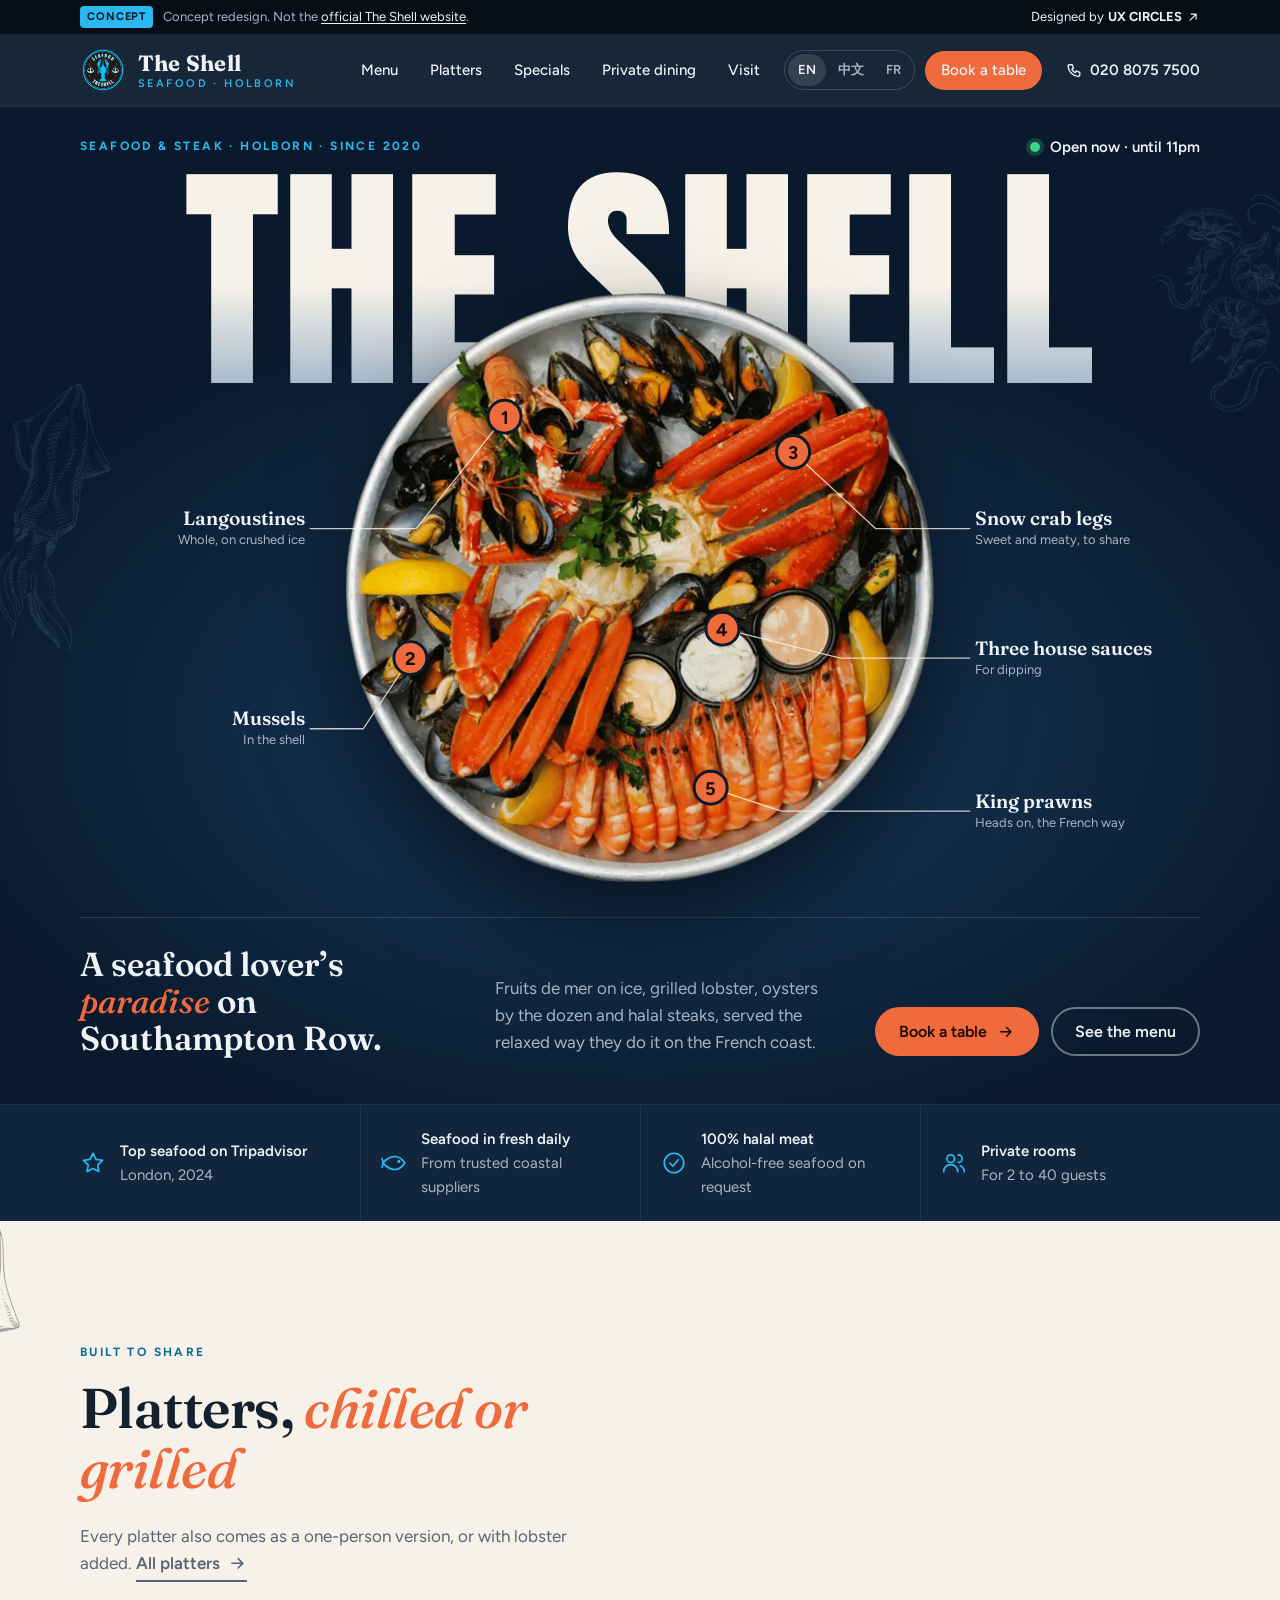
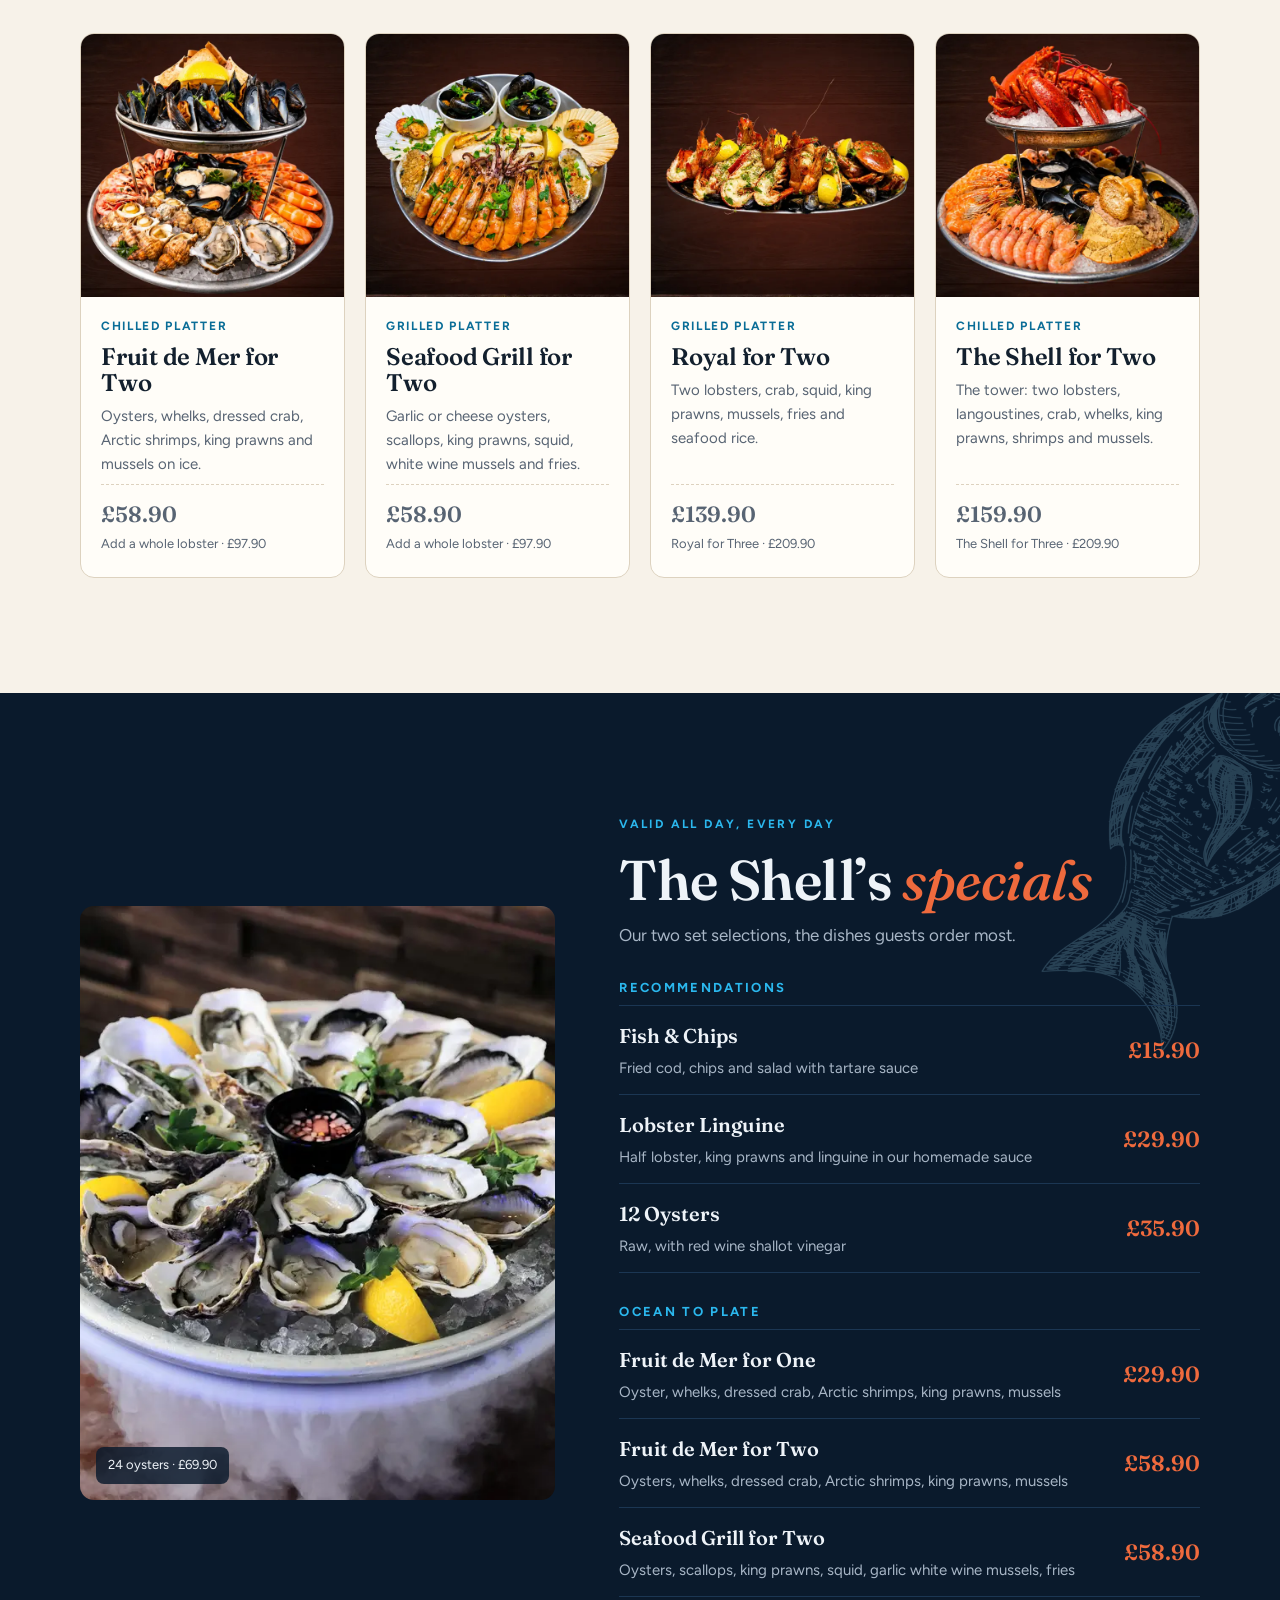
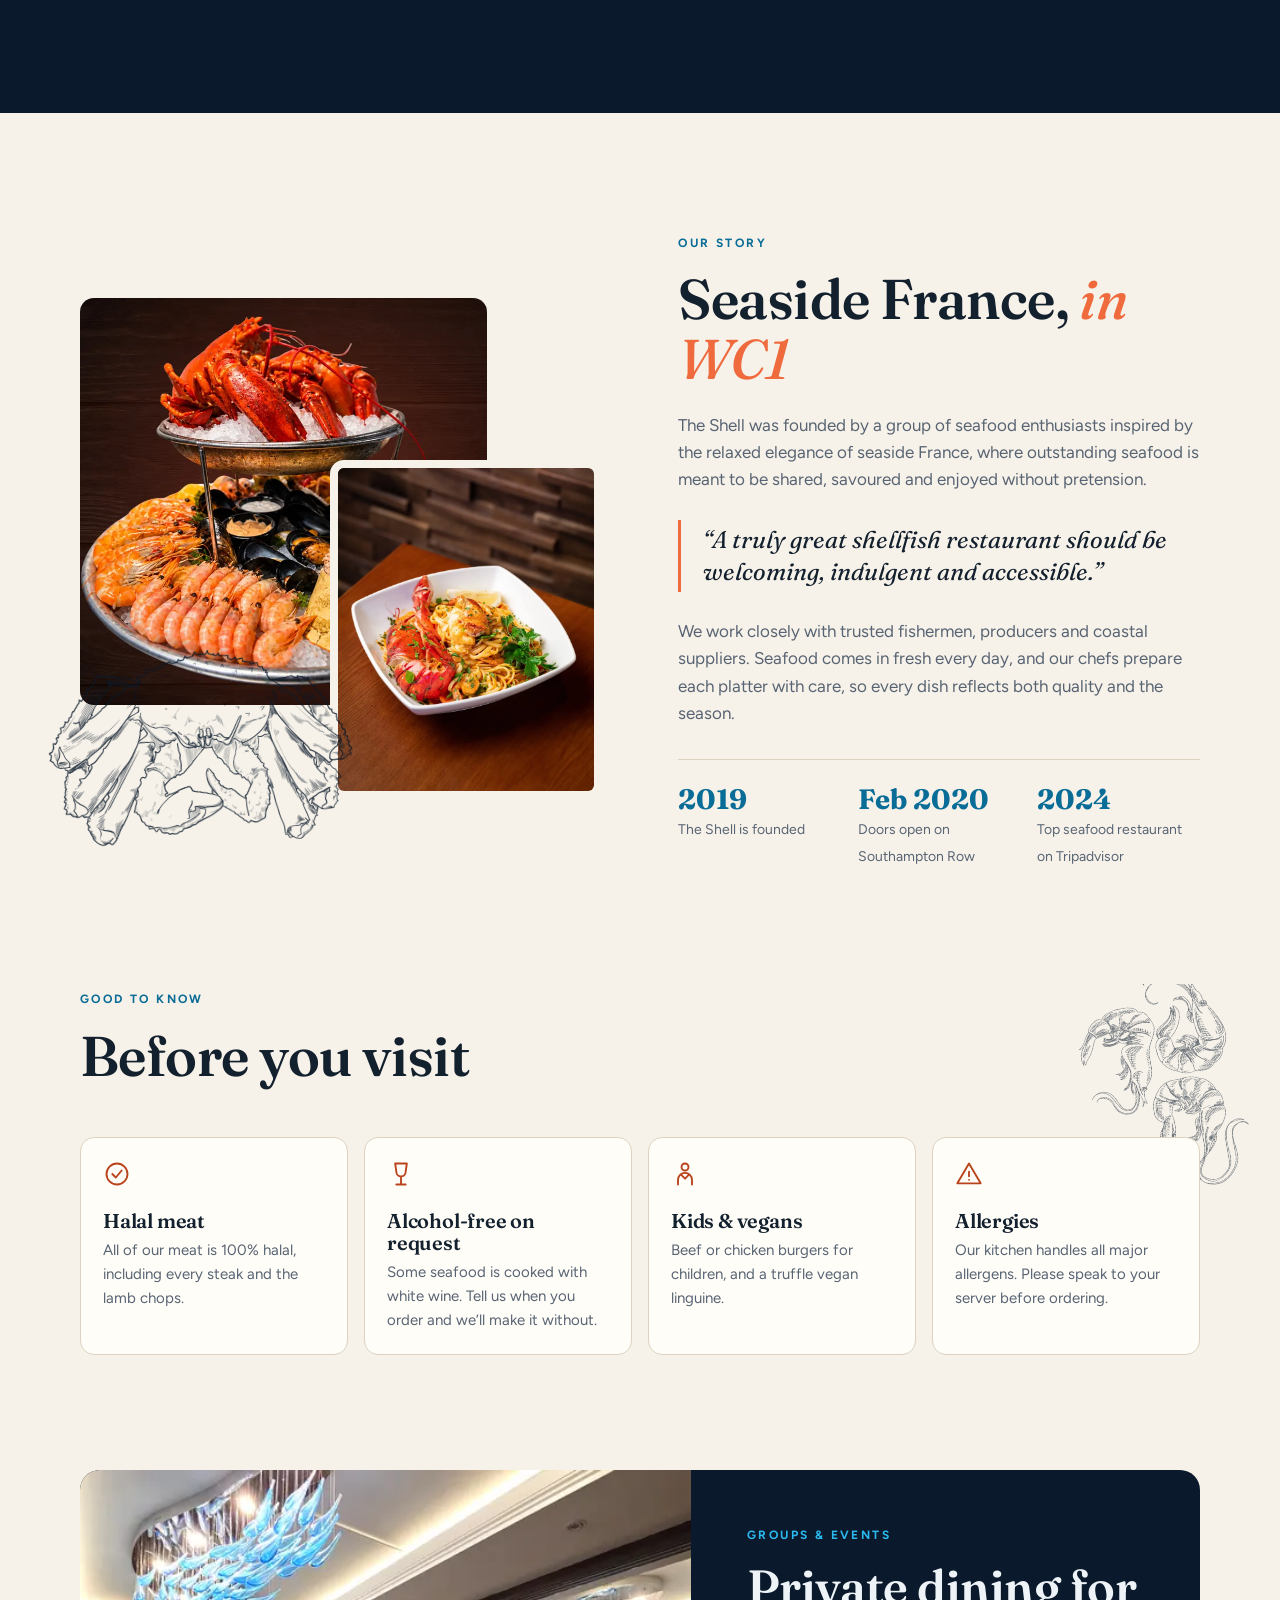
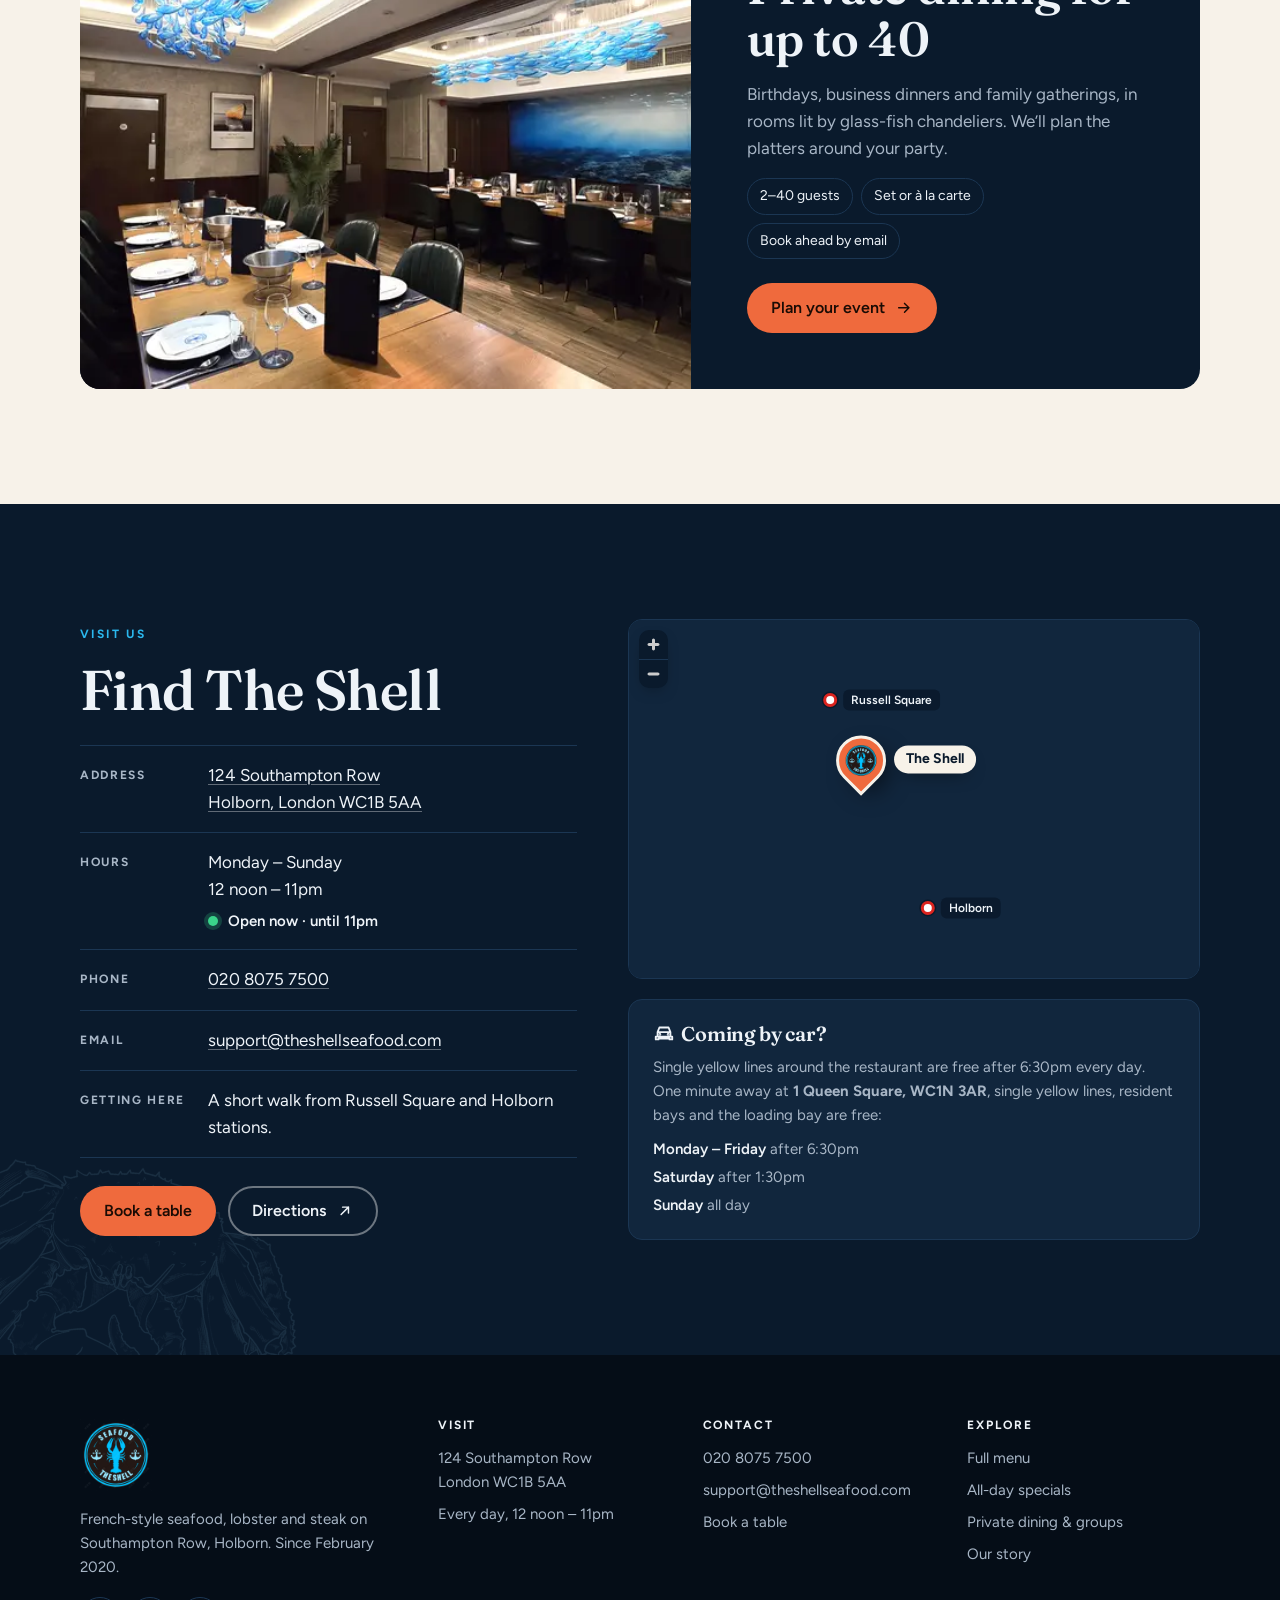
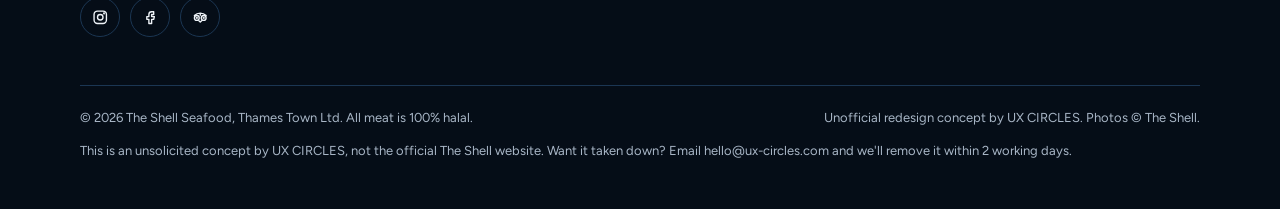
<file: index.html>
<!doctype html>
<html lang="en-GB" class="no-js">
<head>
  <meta charset="utf-8">
  <meta name="viewport" content="width=device-width, initial-scale=1, viewport-fit=cover">
  <title>The Shell · Seafood restaurant in Holborn, London</title>
  <meta name="description" content="Fruits de mer platters, lobster, oysters and halal steak at 124 Southampton Row, Holborn. Open every day 12 noon – 11pm. Book a table online.">
  <meta name="robots" content="noindex, nofollow">
  <meta name="theme-color" content="#0a1a2c">
  <link rel="canonical" href="https://uxcircles.github.io/theshellseafood/">
  <link rel="alternate" hreflang="en-GB" href="https://uxcircles.github.io/theshellseafood/">
  <link rel="alternate" hreflang="zh-Hans" href="https://uxcircles.github.io/theshellseafood/zh/">
  <link rel="alternate" hreflang="fr" href="https://uxcircles.github.io/theshellseafood/fr/">
  <link rel="alternate" hreflang="x-default" href="https://uxcircles.github.io/theshellseafood/">
  <link rel="icon" href="favicon.png" type="image/png">
  <link rel="apple-touch-icon" href="apple-touch-icon.png">

  <meta property="og:type" content="restaurant">
  <meta property="og:site_name" content="The Shell Seafood Restaurant">
  <meta property="og:title" content="The Shell · Seafood restaurant in Holborn, London">
  <meta property="og:description" content="Fruits de mer platters, lobster, oysters and halal steak at 124 Southampton Row, Holborn. Open every day 12 noon – 11pm. Book a table online.">
  <meta property="og:url" content="https://uxcircles.github.io/theshellseafood/">
  <meta property="og:image" content="https://uxcircles.github.io/theshellseafood/assets/img/og.jpg">
  <meta property="og:image:width" content="1200">
  <meta property="og:image:height" content="630">
  <meta name="twitter:card" content="summary_large_image">

  <link rel="preconnect" href="https://fonts.googleapis.com">
  <link rel="preconnect" href="https://fonts.gstatic.com" crossorigin>
  <link href="https://fonts.googleapis.com/css2?family=Anton&family=Figtree:wght@400;500;600;700&family=Fraunces:ital,opsz,wght@0,9..144,500;0,9..144,600;0,9..144,700;1,9..144,500&display=swap" rel="stylesheet">
  <link rel="preload" as="image" href="assets/img/platter-cutout-700.webp" imagesrcset="assets/img/platter-cutout-700.webp 700w, assets/img/platter-cutout-880.webp 880w" imagesizes="(max-width: 760px) 92vw, 600px" fetchpriority="high">
  <link rel="stylesheet" href="assets/css/style.css?v=11">
  <script type="application/ld+json">
  {
    "@context": "https://schema.org",
    "@type": "SeafoodRestaurant",
    "name": "The Shell Seafood Restaurant",
    "alternateName": ["The Shell", "The Shell Holborn"],
    "servesCuisine": ["Seafood", "French", "Steak"],
    "address": {
      "@type": "PostalAddress",
      "streetAddress": "124 Southampton Row",
      "addressLocality": "London",
      "postalCode": "WC1B 5AA",
      "addressCountry": "GB"
    },
    "geo": { "@type": "GeoCoordinates", "latitude": 51.5207627, "longitude": -0.1229369 },
    "telephone": "+442080757500",
    "email": "support@theshellseafood.com",
    "url": "https://uxcircles.github.io/theshellseafood/",
    "image": "https://uxcircles.github.io/theshellseafood/assets/img/og.jpg",
    "logo": "https://uxcircles.github.io/theshellseafood/assets/img/logo-badge.png",
    "menu": "https://uxcircles.github.io/theshellseafood/menu.html",
    "acceptsReservations": "True",
    "priceRange": "££",
    "openingHoursSpecification": [
      { "@type": "OpeningHoursSpecification", "dayOfWeek": ["Monday", "Tuesday", "Wednesday", "Thursday", "Friday", "Saturday", "Sunday"], "opens": "12:00", "closes": "23:00" }
    ],
    "sameAs": ["https://www.instagram.com/theshellseafood/", "https://www.facebook.com/TheShellSeafood/", "https://www.tripadvisor.co.uk/Restaurant_Review-g186338-d20214731-Reviews-The_Shell_Holborn-London_England.html"]
  }
  </script>
</head>
<body>
  <svg aria-hidden="true" focusable="false" style="position:absolute;width:0;height:0;overflow:hidden">
    <symbol id="i-phone" viewBox="0 0 24 24"><path d="M5 4h4l2 5-2.5 1.5a11 11 0 0 0 5 5L15 13l5 2v4a2 2 0 0 1-2 2A16 16 0 0 1 3 6a2 2 0 0 1 2-2"/></symbol>
    <symbol id="i-arrow" viewBox="0 0 24 24"><path d="M5 12h14M13 6l6 6-6 6"/></symbol>
    <symbol id="i-ext" viewBox="0 0 24 24"><path d="M7 17 17 7M9 7h8v8"/></symbol>
    <symbol id="i-pin" viewBox="0 0 24 24"><path d="M12 21s-7-6.2-7-11.5A7 7 0 0 1 19 9.5C19 14.8 12 21 12 21z"/><circle cx="12" cy="9.5" r="2.5"/></symbol>
    <symbol id="i-clock" viewBox="0 0 24 24"><circle cx="12" cy="12" r="9"/><path d="M12 7v5l3 2"/></symbol>
    <symbol id="i-mail" viewBox="0 0 24 24"><rect x="3" y="5" width="18" height="14" rx="2"/><path d="m3 7 9 6 9-6"/></symbol>
    <symbol id="i-search" viewBox="0 0 24 24"><circle cx="11" cy="11" r="7"/><path d="m20 20-4-4"/></symbol>
    <symbol id="i-leaf" viewBox="0 0 24 24"><path d="M5 19c0-9 6-14 15-14 0 9-5 15-14 15"/><path d="M5 19 13 11"/></symbol>
    <symbol id="i-check" viewBox="0 0 24 24"><circle cx="12" cy="12" r="9"/><path d="m8 12 3 3 5-6"/></symbol>
    <symbol id="i-glass" viewBox="0 0 24 24"><path d="M7 3h10l-1 7a4 4 0 0 1-8 0zM12 14v7M8 21h8"/></symbol>
    <symbol id="i-child" viewBox="0 0 24 24"><circle cx="12" cy="6" r="3"/><path d="M6 21v-4a6 6 0 0 1 12 0v4M9 13l3 3 3-3"/></symbol>
    <symbol id="i-users" viewBox="0 0 24 24"><circle cx="9" cy="8" r="3.5"/><path d="M2.5 20a6.5 6.5 0 0 1 13 0"/><path d="M16 4.5a3.5 3.5 0 0 1 0 7M18 14.5a6.5 6.5 0 0 1 3.5 5.5"/></symbol>
    <symbol id="i-cake" viewBox="0 0 24 24"><path d="M4 21V12h16v9M2 21h20M4 16c2 1.5 4 1.5 6 0s4-1.5 6 0 4 1.5 4 0M12 12V8M12 5.5V5"/></symbol>
    <symbol id="i-case" viewBox="0 0 24 24"><rect x="3" y="7" width="18" height="13" rx="2"/><path d="M9 7V5a2 2 0 0 1 2-2h2a2 2 0 0 1 2 2v2M3 13h18"/></symbol>
    <symbol id="i-heart" viewBox="0 0 24 24"><path d="M12 20s-8-4.6-8-10.5A4.5 4.5 0 0 1 12 7a4.5 4.5 0 0 1 8 2.5C20 15.4 12 20 12 20z"/></symbol>
    <symbol id="i-car" viewBox="0 0 24 24"><path d="M5 16V11l2-5h10l2 5v5M3 16h18v3h-3v-1H6v1H3zM5 11h14"/><circle cx="7.5" cy="13.5" r=".5"/><circle cx="16.5" cy="13.5" r=".5"/></symbol>
    <symbol id="i-alert" viewBox="0 0 24 24"><path d="M12 3 2 20h20L12 3z"/><path d="M12 10v4M12 17h.01"/></symbol>
    <symbol id="i-star" viewBox="0 0 24 24"><path d="m12 3 2.7 5.6 6.1.9-4.4 4.3 1 6.1-5.4-2.9-5.4 2.9 1-6.1L3.2 9.5l6.1-.9z"/></symbol>
    <symbol id="i-fish" viewBox="0 0 24 24"><path d="M2 12s4-6 11-6c4 0 7 3 9 6-2 3-5 6-9 6-7 0-11-6-11-6zM2 12l-1 4M2 12 1 8"/><circle cx="16.5" cy="10.5" r=".6"/></symbol>
    <symbol id="i-ig" viewBox="0 0 24 24"><rect x="3" y="3" width="18" height="18" rx="5"/><circle cx="12" cy="12" r="4"/><circle cx="17.5" cy="6.5" r=".6"/></symbol>
    <symbol id="i-fb" viewBox="0 0 24 24"><path d="M14 8h3V4h-3a4 4 0 0 0-4 4v3H7v4h3v6h4v-6h3l1-4h-4V8z"/></symbol>
    <symbol id="i-ta" viewBox="0 0 24 24"><circle cx="7" cy="13" r="3.5"/><circle cx="17" cy="13" r="3.5"/><path d="M3.5 9.5C6 7 9 6 12 6s6 1 8.5 3.5M12 6v3M10 17l2 2 2-2"/><circle cx="7" cy="13" r=".6"/><circle cx="17" cy="13" r=".6"/></symbol>
  </svg>
  <a class="skip" href="#main">Skip to content</a>

  <header class="site-header">
    <div class="concept-bar" role="note">
      <div class="wrap concept-inner">
        <p><span class="concept-tag">Concept</span><span class="concept-long">Concept redesign. Not the <a href="https://www.theshellseafood.com/" target="_blank" rel="noopener">official The Shell website</a>.</span><span class="concept-short">Concept redesign</span></p>
        <a href="https://ux-circles.com/restaurants" target="_blank" rel="noopener"><span class="concept-by">Designed by</span> <strong>UX CIRCLES</strong> <svg class="icon" aria-hidden="true"><use href="#i-ext"/></svg></a>
      </div>
    </div>
    <div class="header-bar">
      <div class="wrap header-inner">
        <a class="brand" href="index.html" aria-label="The Shell, home">
          <img src="assets/img/logo-badge.png" alt="" width="46" height="46">
          <span class="brand-name"><strong>The Shell</strong><span>Seafood · Holborn</span></span>
        </a>
        <nav class="nav" id="site-nav" aria-label="Main">
          <a href="menu.html">Menu</a>
          <a href="#platters">Platters</a>
          <a href="#specials">Specials</a>
          <a href="private-dining.html">Private dining</a>
          <a href="#visit">Visit</a>
          <!--lang--><div class="lang-switch" role="group" aria-label="Language"><a href="index.html" hreflang="en-GB" lang="en-GB" aria-current="true">EN</a><a href="zh/index.html" hreflang="zh-Hans" lang="zh-Hans">中文</a><a href="fr/index.html" hreflang="fr" lang="fr">FR</a></div><!--/lang-->
          <a class="btn btn-primary btn-sm" href="book.html">Book a table</a>
        </nav>
        <a class="header-call" href="tel:+442080757500"><svg class="icon" aria-hidden="true"><use href="#i-phone"/></svg><span>020 8075 7500</span><span class="visually-hidden"> Call the restaurant</span></a>
        <button class="nav-toggle" type="button" aria-expanded="false" aria-controls="site-nav" data-nav-toggle><span class="bars" aria-hidden="true"></span><span class="nav-toggle-label">Menu</span></button>
      </div>
    </div>
  </header>

  <main id="main">
    <section class="hero" aria-labelledby="hero-title">
      <img class="sketch sk-hero-a" src="assets/img/sketch-squid-light.webp" width="500" height="720" alt="" aria-hidden="true" loading="lazy" decoding="async">
      <img class="sketch sk-hero-b" src="assets/img/sketch-shrimp-light.webp" width="507" height="720" alt="" aria-hidden="true" loading="lazy" decoding="async">
      <div class="wrap hero-inner">
        <div class="hero-top">
          <span class="eyebrow light">Seafood &amp; steak · Holborn<span class="hide-sm"> · Since 2020</span></span>
          <span class="status hide-sm" data-status>Open every day, 12 noon – 11pm</span>
        </div>
        <h1 id="hero-title" class="wordmark"><span aria-hidden="true">The Shell</span><span class="visually-hidden">The Shell, seafood restaurant in Holborn, London</span></h1>

        <figure class="anatomy">
          <div class="anatomy-stage">
            <div class="plate-loader" aria-hidden="true">
              <span class="plate-rim"></span>
              <span class="plate-ice"></span>
              <span class="plate-text">Plating up…</span>
            </div>
            <img class="anatomy-plate" src="assets/img/platter-cutout-700.webp" srcset="assets/img/platter-cutout-700.webp 700w, assets/img/platter-cutout-880.webp 880w" sizes="(max-width: 760px) 92vw, 600px" width="700" height="700" alt="A round seafood platter on ice: langoustines, snow crab legs, mussels, king prawns and three sauces" fetchpriority="high">
            <svg class="anatomy-lines" viewBox="0 0 180 100" aria-hidden="true">
              <g class="leaders">
                <polyline points="67,21 52,40 34,40"/>
                <polyline points="51,62 43,74 34,74"/>
                <polyline points="116,27 130,40 146,40"/>
                <polyline points="104,57 124,62 146,62"/>
                <polyline points="102,84 114,88 146,88"/>
              </g>
              <g class="pins">
                <g style="--i:0"><circle cx="67" cy="21" r="2.8"/><text x="67" y="21.2">1</text></g>
                <g style="--i:1"><circle cx="51" cy="62" r="2.8"/><text x="51" y="62.2">2</text></g>
                <g style="--i:2"><circle cx="116" cy="27" r="2.8"/><text x="116" y="27.2">3</text></g>
                <g style="--i:3"><circle cx="104" cy="57" r="2.8"/><text x="104" y="57.2">4</text></g>
                <g style="--i:4"><circle cx="102" cy="84" r="2.8"/><text x="102" y="84.2">5</text></g>
              </g>
            </svg>
          </div>
          <figcaption>
            <ol class="anatomy-labels">
              <li class="l1" style="--i:0"><b>1</b><span>Langoustines<small>Whole, on crushed ice</small></span></li>
              <li class="l2" style="--i:1"><b>2</b><span>Mussels<small>In the shell</small></span></li>
              <li class="l3" style="--i:2"><b>3</b><span>Snow crab legs<small>Sweet and meaty, to share</small></span></li>
              <li class="l4" style="--i:3"><b>4</b><span>Three house sauces<small>For dipping</small></span></li>
              <li class="l5" style="--i:4"><b>5</b><span>King prawns<small>Heads on, the French way</small></span></li>
            </ol>
          </figcaption>
        </figure>

        <div class="hero-foot">
          <p class="hero-tagline">A seafood lover’s <em class="script">paradise</em> on Southampton Row.</p>
          <p class="hero-lede">Fruits de mer on ice, grilled lobster, oysters by the dozen and halal steaks, served the relaxed way they do it on the French coast.</p>
          <div class="hero-actions">
            <span class="status show-sm" data-status>Open every day, 12 noon – 11pm</span>
            <a class="btn btn-primary" href="book.html">Book a table <svg class="icon" aria-hidden="true"><use href="#i-arrow"/></svg></a>
            <a class="btn btn-ghost" href="menu.html">See the menu</a>
          </div>
        </div>
      </div>
    </section>

    <section class="proof" aria-label="Why The Shell">
      <div class="wrap">
        <ul>
          <li><svg class="icon" aria-hidden="true"><use href="#i-star"/></svg><span><strong>Top seafood on Tripadvisor</strong>London, 2024</span></li>
          <li><svg class="icon" aria-hidden="true"><use href="#i-fish"/></svg><span><strong>Seafood in fresh daily</strong>From trusted coastal suppliers</span></li>
          <li><svg class="icon" aria-hidden="true"><use href="#i-check"/></svg><span><strong>100% halal meat</strong>Alcohol-free seafood on request</span></li>
          <li><svg class="icon" aria-hidden="true"><use href="#i-users"/></svg><span><strong>Private rooms</strong>For 2 to 40 guests</span></li>
        </ul>
      </div>
    </section>

    <section class="section has-sketch" id="platters" aria-labelledby="platters-title">
      <img class="sketch sk-platters" src="assets/img/sketch-squid-ink.webp" width="500" height="720" alt="" aria-hidden="true" loading="lazy" decoding="async">
      <div class="wrap">
        <div class="section-head">
          <div>
            <span class="eyebrow">Built to share</span>
            <h2 id="platters-title">Platters, <em class="script">chilled or grilled</em></h2>
          </div>
          <p>Every platter also comes as a one-person version, or with lobster added. <a class="link-arrow" href="menu.html#chilled-platters">All platters <svg class="icon" aria-hidden="true"><use href="#i-arrow"/></svg></a></p>
        </div>
        <ul class="platters">
          <li class="platter reveal">
            <img src="assets/img/menu/fruit-de-mer-for-two-640.webp" width="640" height="640" alt="Fruit de Mer for Two" loading="lazy" decoding="async">
            <div class="platter-body">
              <span class="platter-kind">Chilled platter</span>
              <h3>Fruit de Mer for Two</h3>
              <p>Oysters, whelks, dressed crab, Arctic shrimps, king prawns and mussels on ice.</p>
              <div class="platter-foot"><span class="price">£58.90</span><span>Add a whole lobster · £97.90</span></div>
            </div>
          </li>
          <li class="platter reveal">
            <img src="assets/img/menu/seafood-grill-for-two-640.webp" width="640" height="640" alt="Seafood Grill for Two" loading="lazy" decoding="async">
            <div class="platter-body">
              <span class="platter-kind">Grilled platter</span>
              <h3>Seafood Grill for Two</h3>
              <p>Garlic or cheese oysters, scallops, king prawns, squid, white wine mussels and fries.</p>
              <div class="platter-foot"><span class="price">£58.90</span><span>Add a whole lobster · £97.90</span></div>
            </div>
          </li>
          <li class="platter reveal">
            <img src="assets/img/menu/royal-for-two-640.webp" width="640" height="640" alt="Royal for Two" loading="lazy" decoding="async">
            <div class="platter-body">
              <span class="platter-kind">Grilled platter</span>
              <h3>Royal for Two</h3>
              <p>Two lobsters, crab, squid, king prawns, mussels, fries and seafood rice.</p>
              <div class="platter-foot"><span class="price">£139.90</span><span>Royal for Three · £209.90</span></div>
            </div>
          </li>
          <li class="platter reveal">
            <img src="assets/img/menu/the-shell-for-two-640.webp" width="640" height="640" alt="The Shell for Two" loading="lazy" decoding="async">
            <div class="platter-body">
              <span class="platter-kind">Chilled platter</span>
              <h3>The Shell for Two</h3>
              <p>The tower: two lobsters, langoustines, crab, whelks, king prawns, shrimps and mussels.</p>
              <div class="platter-foot"><span class="price">£159.90</span><span>The Shell for Three · £209.90</span></div>
            </div>
          </li>
        </ul>
      </div>
    </section>

    <section class="section on-ink has-sketch" id="specials" data-specials-sheet="1L_RhwPZrMNXFfzwe32Jlv1mhmt5Qy1o4pagM7m1RwSw" aria-labelledby="specials-title">
      <img class="sketch sk-specials" src="assets/img/sketch-fish-light.webp" width="403" height="720" alt="" aria-hidden="true" loading="lazy" decoding="async">
      <div class="wrap specials">
        <figure class="specials-photo reveal">
          <img src="assets/img/oysters-800.webp" srcset="assets/img/oysters-800.webp 800w, assets/img/oysters-1600.webp 1600w" sizes="(max-width: 860px) 100vw, 520px" width="800" height="701" alt="Two dozen raw oysters on a stand of crushed ice with lemon and shallot vinegar" loading="lazy" decoding="async">
          <figcaption>24 oysters · £69.90</figcaption>
        </figure>
        <div>
          <span class="eyebrow light">Valid all day, every day</span>
          <h2 id="specials-title">The Shell’s <em class="script">specials</em></h2>
          <p class="specials-intro">Our two set selections, the dishes guests order most.</p>
          <div class="special-group">
            <h3>Recommendations</h3>
            <ul class="special-list">
              <li><strong>Fish &amp; Chips</strong><span>Fried cod, chips and salad with tartare sauce</span><b class="price">£15.90</b></li>
              <li><strong>Lobster Linguine</strong><span>Half lobster, king prawns and linguine in our homemade sauce</span><b class="price">£29.90</b></li>
              <li><strong>12 Oysters</strong><span>Raw, with red wine shallot vinegar</span><b class="price">£35.90</b></li>
            </ul>
          </div>
          <div class="special-group">
            <h3>Ocean to plate</h3>
            <ul class="special-list">
              <li><strong>Fruit de Mer for One</strong><span>Oyster, whelks, dressed crab, Arctic shrimps, king prawns, mussels</span><b class="price">£29.90</b></li>
              <li><strong>Fruit de Mer for Two</strong><span>Oysters, whelks, dressed crab, Arctic shrimps, king prawns, mussels</span><b class="price">£58.90</b></li>
              <li><strong>Seafood Grill for Two</strong><span>Oysters, scallops, king prawns, squid, garlic white wine mussels, fries</span><b class="price">£58.90</b></li>
            </ul>
          </div>
        </div>
      </div>
    </section>

    <section class="section" id="story" aria-labelledby="story-title">
      <div class="wrap story">
        <div class="story-photos reveal">
          <img class="p1" src="assets/img/tower-800.webp" srcset="assets/img/tower-800.webp 800w, assets/img/tower-1600.webp 1600w" sizes="(max-width: 860px) 78vw, 440px" width="800" height="787" alt="The Shell for Two: a two-tier tower with lobsters on top and prawns, mussels and crab below" loading="lazy" decoding="async">
          <img class="p2" src="assets/img/linguine-800.webp" srcset="assets/img/linguine-800.webp 800w, assets/img/linguine-1600.webp 1600w" sizes="(max-width: 860px) 52vw, 300px" width="800" height="985" alt="Lobster linguine in a white bowl" loading="lazy" decoding="async">
          <img class="sketch sk-story" src="assets/img/sketch-crab-ink.webp" width="720" height="471" alt="" aria-hidden="true" loading="lazy" decoding="async">
        </div>
        <div class="story-copy">
          <span class="eyebrow">Our story</span>
          <h2 id="story-title">Seaside France, <em class="script">in WC1</em></h2>
          <p>The Shell was founded by a group of seafood enthusiasts inspired by the relaxed elegance of seaside France, where outstanding seafood is meant to be shared, savoured and enjoyed without pretension.</p>
          <blockquote>“A truly great shellfish restaurant should be welcoming, indulgent and accessible.”</blockquote>
          <p>We work closely with trusted fishermen, producers and coastal suppliers. Seafood comes in fresh every day, and our chefs prepare each platter with care, so every dish reflects both quality and the season.</p>
          <ul class="timeline">
            <li><strong>2019</strong><span>The Shell is founded</span></li>
            <li><strong>Feb 2020</strong><span>Doors open on Southampton Row</span></li>
            <li><strong>2024</strong><span>Top seafood restaurant on Tripadvisor</span></li>
          </ul>
        </div>
      </div>
    </section>

    <section class="section has-sketch" style="padding-top:0" aria-labelledby="notes-title">
      <img class="sketch sk-notes" src="assets/img/sketch-shrimp-ink.webp" width="507" height="720" alt="" aria-hidden="true" loading="lazy" decoding="async">
      <div class="wrap">
        <div class="section-head">
          <div>
            <span class="eyebrow">Good to know</span>
            <h2 id="notes-title">Before you visit</h2>
          </div>
        </div>
        <ul class="notes">
          <li class="reveal"><svg class="icon" aria-hidden="true"><use href="#i-check"/></svg><h3>Halal meat</h3><p>All of our meat is 100% halal, including every steak and the lamb chops.</p></li>
          <li class="reveal"><svg class="icon" aria-hidden="true"><use href="#i-glass"/></svg><h3>Alcohol-free on request</h3><p>Some seafood is cooked with white wine. Tell us when you order and we’ll make it without.</p></li>
          <li class="reveal"><svg class="icon" aria-hidden="true"><use href="#i-child"/></svg><h3>Kids &amp; vegans</h3><p>Beef or chicken burgers for children, and a truffle vegan linguine.</p></li>
          <li class="reveal"><svg class="icon" aria-hidden="true"><use href="#i-alert"/></svg><h3>Allergies</h3><p>Our kitchen handles all major allergens. Please speak to your server before ordering.</p></li>
        </ul>
      </div>
    </section>

    <section class="section" style="padding-top:0" aria-labelledby="pd-title">
      <div class="wrap">
        <div class="pd-teaser reveal">
          <img src="assets/img/room-long-800.webp" srcset="assets/img/room-long-800.webp 800w, assets/img/room-long-1600.webp 1600w" sizes="(max-width: 860px) 100vw, 660px" width="800" height="450" alt="Private dining room with long tables, green leather chairs, blue glass fish chandeliers and an underwater mural" loading="lazy" decoding="async">
          <div class="pd-teaser-body">
            <span class="eyebrow light">Groups &amp; events</span>
            <h2 id="pd-title">Private dining for up to 40</h2>
            <p>Birthdays, business dinners and family gatherings, in rooms lit by glass-fish chandeliers. We’ll plan the platters around your party.</p>
            <ul class="pd-facts"><li>2–40 guests</li><li>Set or à la carte</li><li>Book ahead by email</li></ul>
            <a class="btn btn-primary" href="private-dining.html">Plan your event <svg class="icon" aria-hidden="true"><use href="#i-arrow"/></svg></a>
          </div>
        </div>
      </div>
    </section>

    <section class="section on-ink has-sketch" id="visit" aria-labelledby="visit-title">
      <img class="sketch sk-visit" src="assets/img/sketch-crab-light.webp" width="720" height="471" alt="" aria-hidden="true" loading="lazy" decoding="async">
      <div class="wrap visit">
        <div>
          <span class="eyebrow light">Visit us</span>
          <h2 id="visit-title">Find The Shell</h2>
          <ul class="visit-list">
            <li><span class="label">Address</span><span><a href="https://www.google.com/maps/place/The+Shell/@51.5207627,-0.1251256,17z/data=!3m1!4b1!4m6!3m5!1s0x48761bf2e88a51cd:0xa73f724916147853!8m2!3d51.5207627!4d-0.1229369" target="_blank" rel="noopener">124 Southampton Row<br>Holborn, London WC1B 5AA</a></span></li>
            <li><span class="label">Hours</span><span>Monday – Sunday<br>12 noon – 11pm <span class="status" data-status style="display:flex;margin-top:6px"></span></span></li>
            <li><span class="label">Phone</span><span><a href="tel:+442080757500">020 8075 7500</a></span></li>
            <li><span class="label">Email</span><span><a href="mailto:support@theshellseafood.com">support@theshellseafood.com</a></span></li>
            <li><span class="label">Getting here</span><span>A short walk from Russell Square and Holborn stations.</span></li>
          </ul>
          <div class="visit-actions">
            <a class="btn btn-primary" href="book.html">Book a table</a>
            <a class="btn btn-ghost" href="https://www.google.com/maps/place/The+Shell/@51.5207627,-0.1251256,17z/data=!3m1!4b1!4m6!3m5!1s0x48761bf2e88a51cd:0xa73f724916147853!8m2!3d51.5207627!4d-0.1229369" target="_blank" rel="noopener">Directions <svg class="icon" aria-hidden="true"><use href="#i-ext"/></svg></a>
          </div>
        </div>
        <div class="visit-side">
          <div class="map">
            <!-- MapLibre is bundled in assets/vendor; the map (assets/js/map.js) only loads when it scrolls near the viewport -->
            <div class="map-canvas" data-map data-lib="assets/vendor/maplibre/" data-src="assets/js/map.js?v=1" data-logo="assets/img/logo-badge.png" data-lat="51.52076" data-lng="-0.12294" data-stations='[["Russell Square", -0.1243, 51.5231], ["Holborn", -0.1200, 51.5174]]' role="img" aria-label="Map showing The Shell at 124 Southampton Row, between Russell Square and Holborn stations">
              <a class="map-fallback" href="https://www.google.com/maps/place/The+Shell/@51.5207627,-0.1251256,17z/data=!3m1!4b1!4m6!3m5!1s0x48761bf2e88a51cd:0xa73f724916147853!8m2!3d51.5207627!4d-0.1229369" target="_blank" rel="noopener">Open in Google Maps ↗</a>
            </div>
          </div>
          <div class="parking">
            <h3><svg class="icon" aria-hidden="true" style="vertical-align:-3px;margin-right:6px"><use href="#i-car"/></svg>Coming by car?</h3>
            <p>Single yellow lines around the restaurant are free after 6:30pm every day. One minute away at <strong>1 Queen Square, WC1N 3AR</strong>, single yellow lines, resident bays and the loading bay are free:</p>
            <ul>
              <li><strong>Monday – Friday</strong> after 6:30pm</li>
              <li><strong>Saturday</strong> after 1:30pm</li>
              <li><strong>Sunday</strong> all day</li>
            </ul>
          </div>
        </div>
      </div>
    </section>
  </main>

  <footer class="site-footer">
    <div class="wrap">
      <div class="footer-grid">
        <div class="footer-brand">
          <img src="assets/img/logo-badge.png" alt="The Shell seafood badge" width="72" height="72" loading="lazy">
          <p>French-style seafood, lobster and steak on Southampton Row, Holborn. Since February 2020.</p>
          <div class="socials">
            <a href="https://www.instagram.com/theshellseafood/" target="_blank" rel="noopener" aria-label="Instagram"><svg class="icon" aria-hidden="true"><use href="#i-ig"/></svg></a>
            <a href="https://www.facebook.com/TheShellSeafood/" target="_blank" rel="noopener" aria-label="Facebook"><svg class="icon" aria-hidden="true"><use href="#i-fb"/></svg></a>
            <a href="https://www.tripadvisor.co.uk/Restaurant_Review-g186338-d20214731-Reviews-The_Shell_Holborn-London_England.html" target="_blank" rel="noopener" aria-label="Tripadvisor reviews"><svg class="icon" aria-hidden="true"><use href="#i-ta"/></svg></a>
          </div>
        </div>
        <div>
          <h2>Visit</h2>
          <ul>
            <li><a href="https://www.google.com/maps/place/The+Shell/@51.5207627,-0.1251256,17z/data=!3m1!4b1!4m6!3m5!1s0x48761bf2e88a51cd:0xa73f724916147853!8m2!3d51.5207627!4d-0.1229369" target="_blank" rel="noopener">124 Southampton Row<br>London WC1B 5AA</a></li>
            <li>Every day, 12 noon – 11pm</li>
          </ul>
        </div>
        <div>
          <h2>Contact</h2>
          <ul>
            <li><a href="tel:+442080757500">020 8075 7500</a></li>
            <li><a href="mailto:support@theshellseafood.com">support@theshellseafood.com</a></li>
            <li><a href="book.html">Book a table</a></li>
          </ul>
        </div>
        <div>
          <h2>Explore</h2>
          <ul>
            <li><a href="menu.html">Full menu</a></li>
            <li><a href="#specials">All-day specials</a></li>
            <li><a href="private-dining.html">Private dining &amp; groups</a></li>
            <li><a href="#story">Our story</a></li>
          </ul>
        </div>
      </div>
      <div class="footer-base">
        <p>© <span data-year>2026</span> The Shell Seafood, Thames Town Ltd. All meat is 100% halal.</p>
        <p>Unofficial redesign concept by <a href="https://ux-circles.com/restaurants" target="_blank" rel="noopener">UX CIRCLES</a>. Photos © The Shell.</p>
        <p data-takedown style="flex-basis: 100%; margin: 0;">This is an unsolicited concept by UX CIRCLES, not the official The Shell website. Want it taken down? Email <a href="mailto:hello@ux-circles.com">hello@ux-circles.com</a> and we'll remove it within 2 working days.</p>
      </div>
    </div>
  </footer>

  <nav class="action-bar" aria-label="Quick actions">
    <a class="btn btn-ghost" href="tel:+442080757500"><svg class="icon" aria-hidden="true"><use href="#i-phone"/></svg>Call</a>
    <a class="btn btn-primary" href="book.html">Book a table</a>
  </nav>

  <script src="assets/js/main.js?v=4" defer></script>
  <script defer src="assets/js/specials.js?v=1"></script>
</body>
</html>
</file>
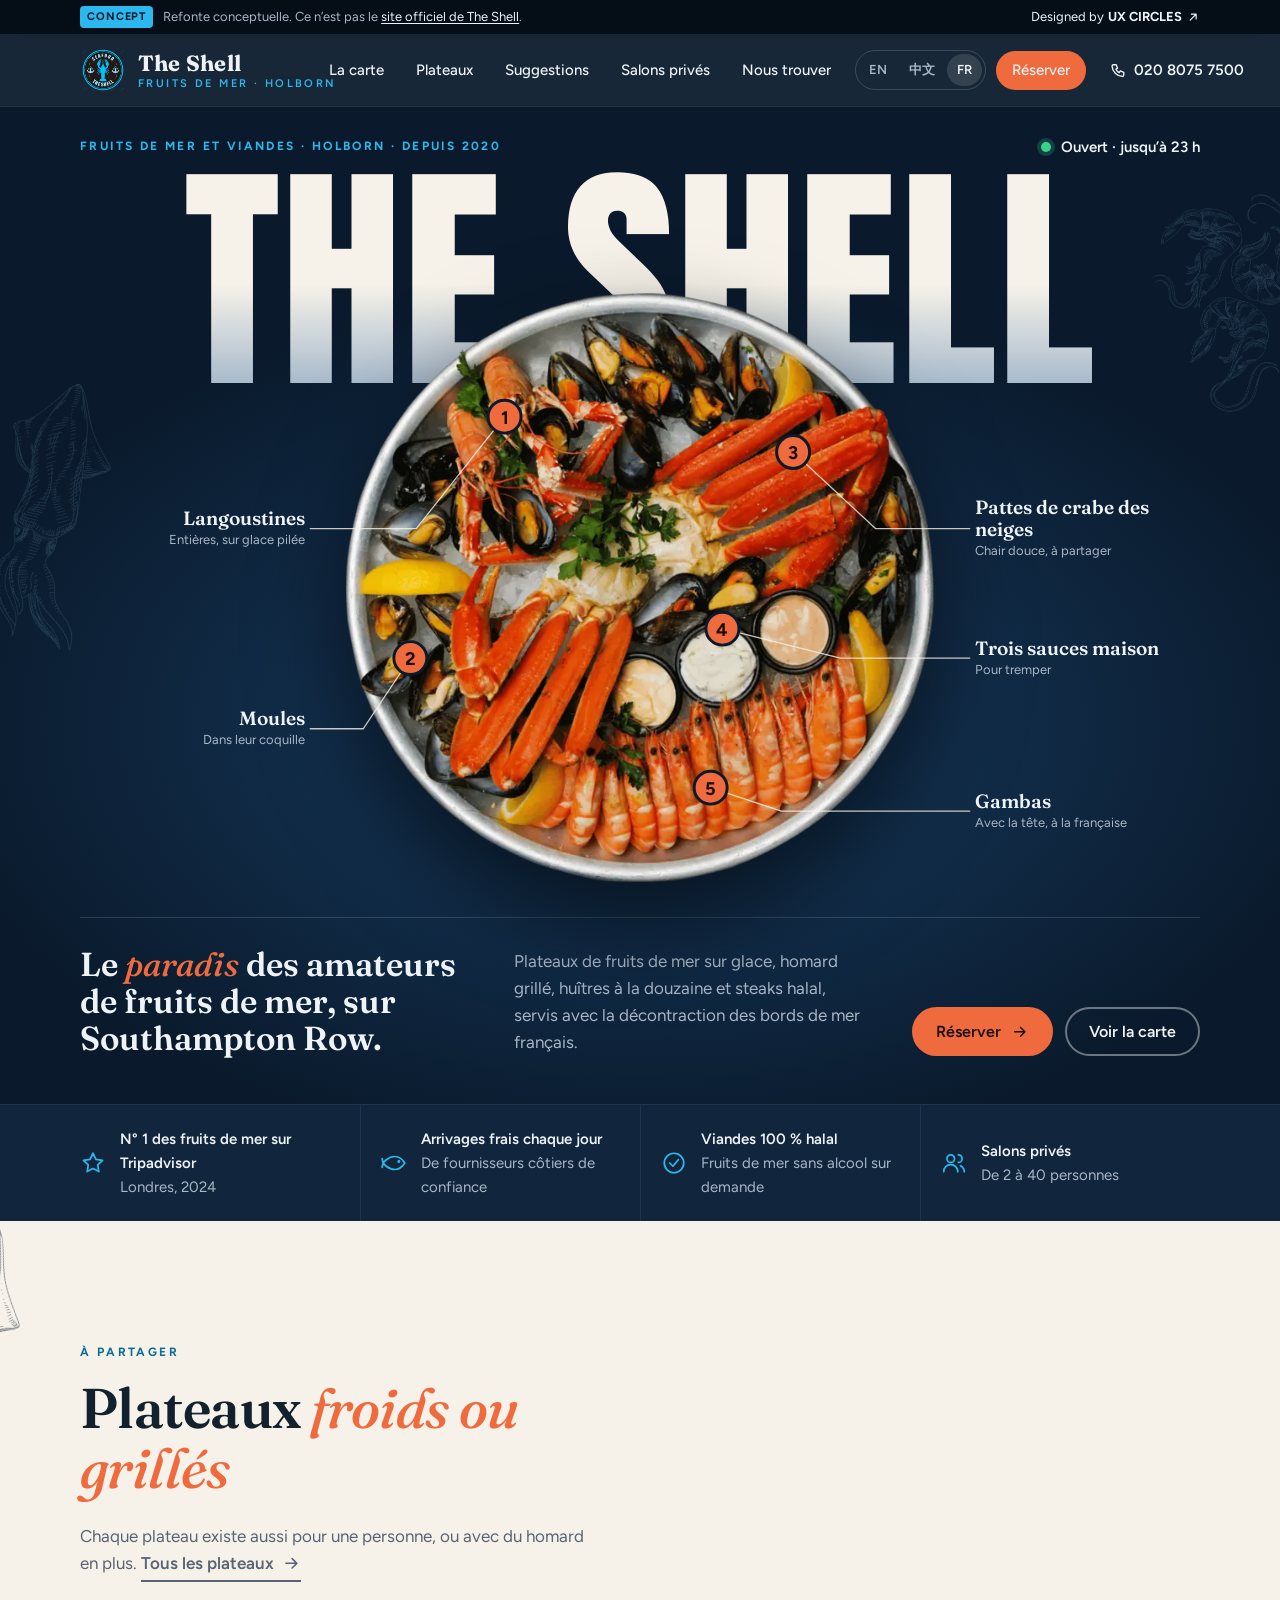
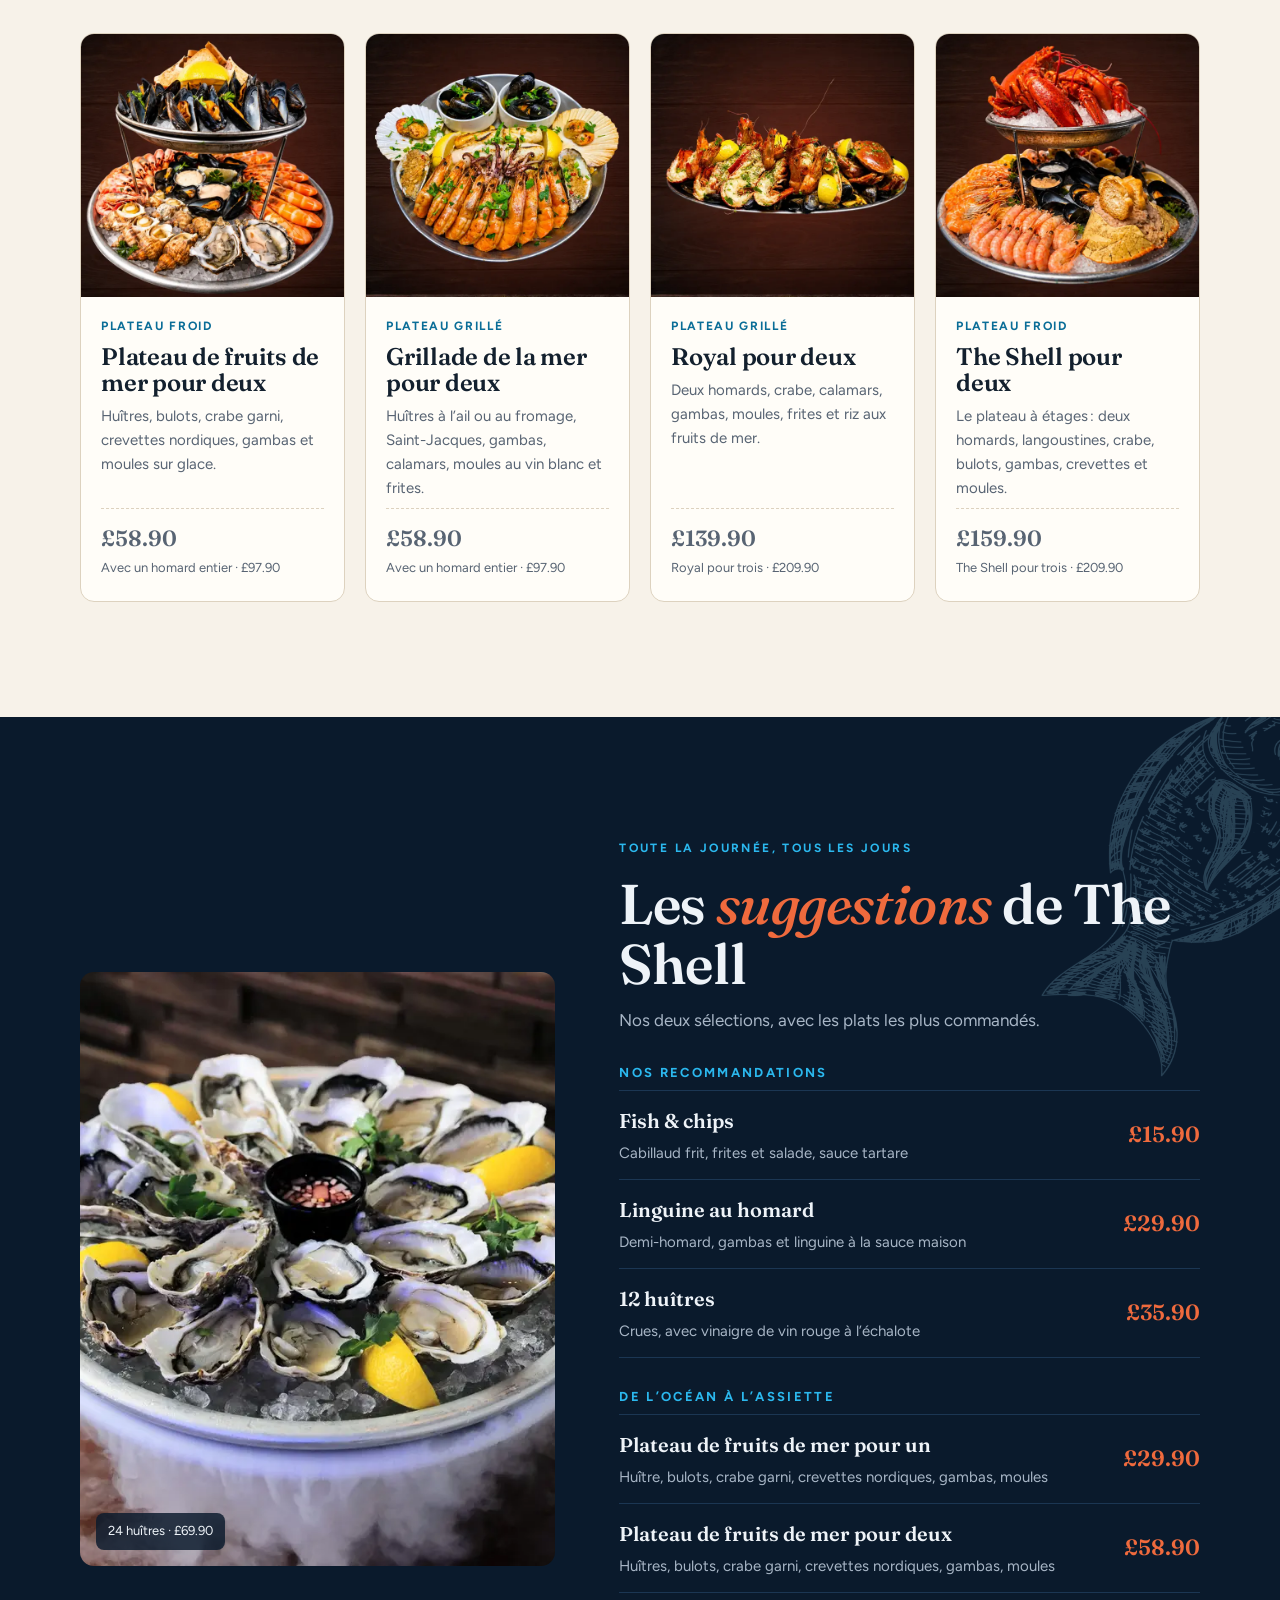
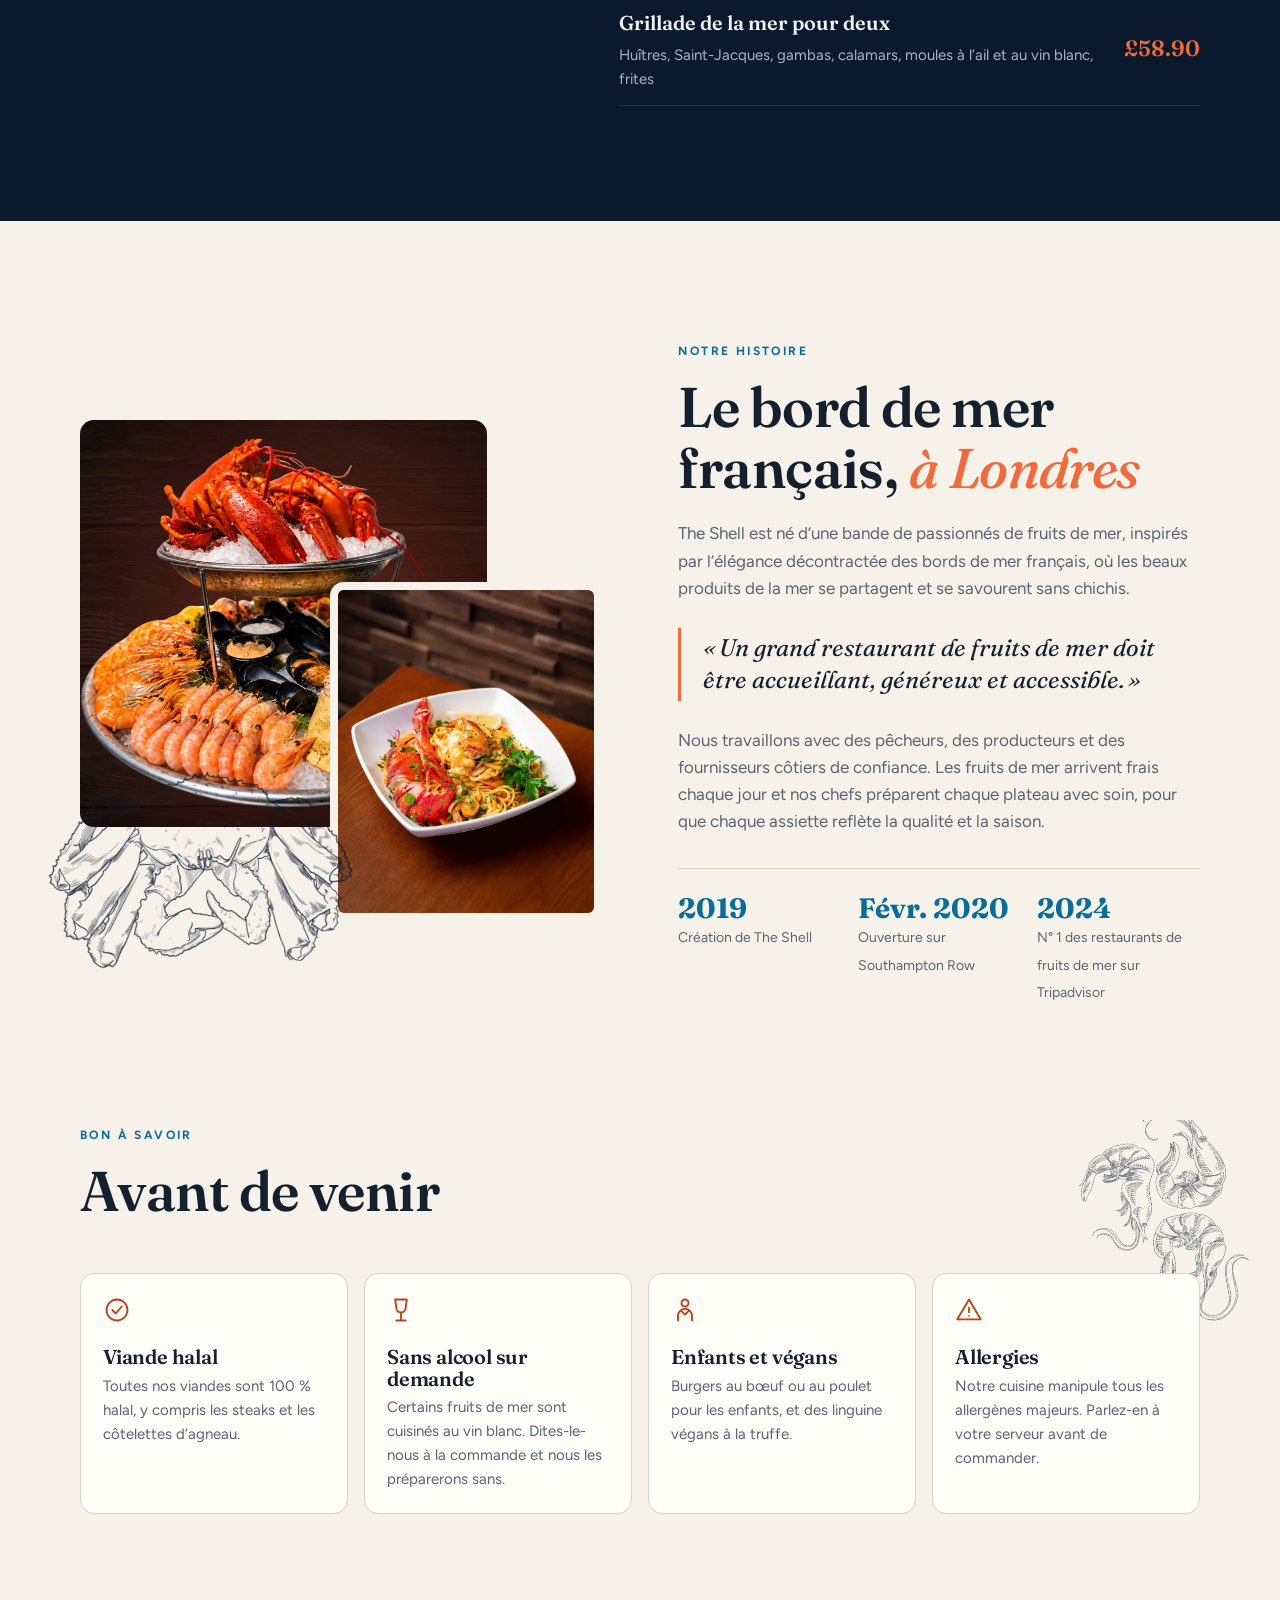
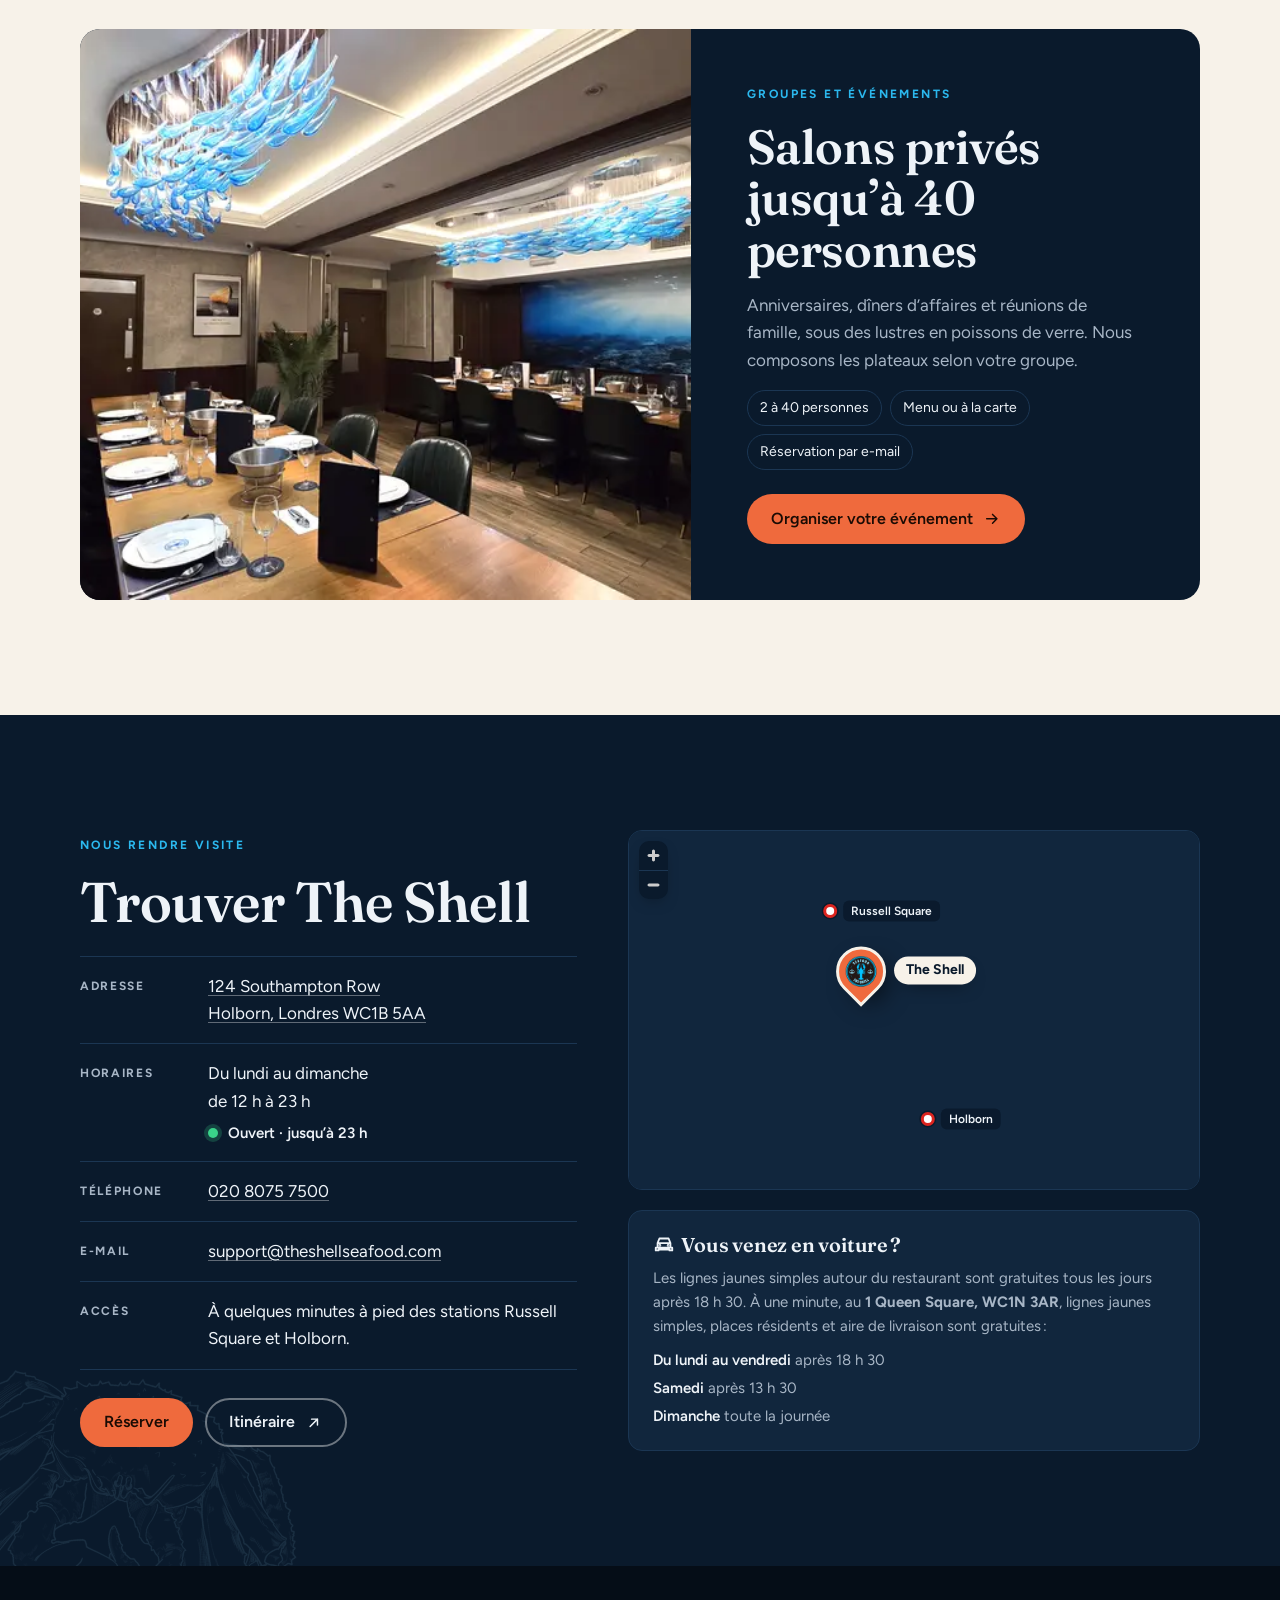
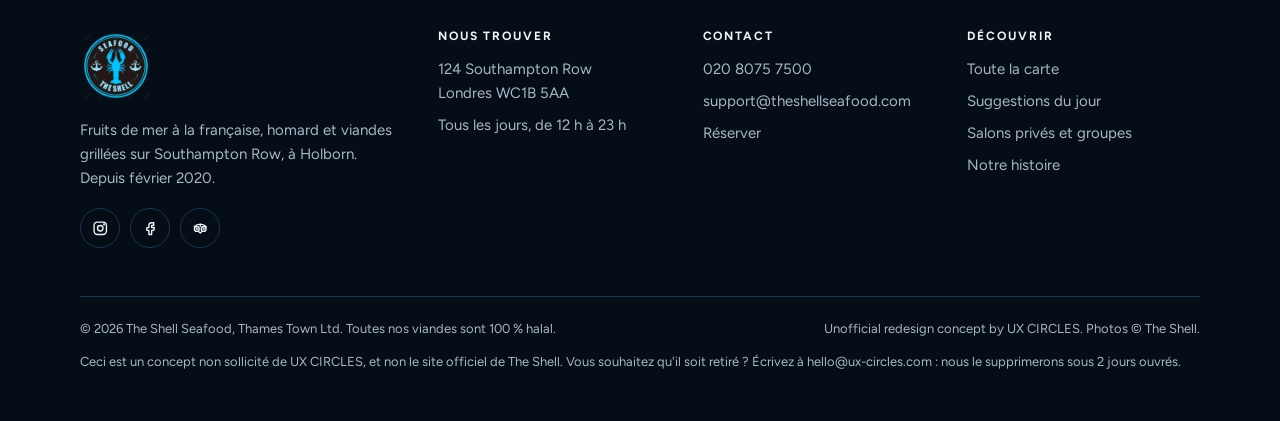
<file: fr/index.html>
<!DOCTYPE html>

<html class="no-js" lang="fr">
<head>
<meta charset="utf-8"/>
<meta content="width=device-width, initial-scale=1, viewport-fit=cover" name="viewport"/>
<title>The Shell · Restaurant de fruits de mer à Holborn, Londres</title>
<meta content="Fruits de mer platters, lobster, oysters and halal steak at 124 Southampton Row, Holborn. Open every day 12 noon – 11pm. Book a table online." name="description"/>
<meta content="noindex, nofollow" name="robots"/>
<meta content="#0a1a2c" name="theme-color"/>
<link href="https://uxcircles.github.io/theshellseafood/fr/index.html" rel="canonical"/>
<link href="https://uxcircles.github.io/theshellseafood/" hreflang="en-GB" rel="alternate"/>
<link href="https://uxcircles.github.io/theshellseafood/zh/" hreflang="zh-Hans" rel="alternate"/>
<link href="https://uxcircles.github.io/theshellseafood/fr/" hreflang="fr" rel="alternate"/>
<link href="https://uxcircles.github.io/theshellseafood/" hreflang="x-default" rel="alternate"/>
<link href="../favicon.png" rel="icon" type="image/png"/>
<link href="../apple-touch-icon.png" rel="apple-touch-icon"/>
<meta content="restaurant" property="og:type"/>
<meta content="The Shell Seafood Restaurant" property="og:site_name"/>
<meta content="The Shell · Restaurant de fruits de mer à Holborn, Londres" property="og:title"/>
<meta content="Fruits de mer platters, lobster, oysters and halal steak at 124 Southampton Row, Holborn. Open every day 12 noon – 11pm. Book a table online." property="og:description"/>
<meta content="https://uxcircles.github.io/theshellseafood/fr/index.html" property="og:url"/><meta content="fr_FR" property="og:locale"/>
<meta content="https://uxcircles.github.io/theshellseafood/assets/img/og.jpg" property="og:image"/>
<meta content="1200" property="og:image:width"/>
<meta content="630" property="og:image:height"/>
<meta content="summary_large_image" name="twitter:card"/>
<link href="https://fonts.googleapis.com" rel="preconnect"/>
<link crossorigin="" href="https://fonts.gstatic.com" rel="preconnect"/>
<link href="https://fonts.googleapis.com/css2?family=Anton&amp;family=Figtree:wght@400;500;600;700&amp;family=Fraunces:ital,opsz,wght@0,9..144,500;0,9..144,600;0,9..144,700;1,9..144,500&amp;display=swap" rel="stylesheet"/>
<link as="image" fetchpriority="high" href="../assets/img/platter-cutout-700.webp" imagesizes="(max-width: 760px) 92vw, 600px" imagesrcset="../assets/img/platter-cutout-700.webp 700w, ../assets/img/platter-cutout-880.webp 880w" rel="preload"/>
<link href="../assets/css/style.css?v=11" rel="stylesheet"/>
<script type="application/ld+json">
  {
    "@context": "https://schema.org",
    "@type": "SeafoodRestaurant",
    "name": "The Shell Seafood Restaurant",
    "alternateName": ["The Shell", "The Shell Holborn"],
    "servesCuisine": ["Seafood", "French", "Steak"],
    "address": {
      "@type": "PostalAddress",
      "streetAddress": "124 Southampton Row",
      "addressLocality": "London",
      "postalCode": "WC1B 5AA",
      "addressCountry": "GB"
    },
    "geo": { "@type": "GeoCoordinates", "latitude": 51.5207627, "longitude": -0.1229369 },
    "telephone": "+442080757500",
    "email": "support@theshellseafood.com",
    "url": "https://uxcircles.github.io/theshellseafood/",
    "image": "https://uxcircles.github.io/theshellseafood/assets/img/og.jpg",
    "logo": "https://uxcircles.github.io/theshellseafood/assets/img/logo-badge.png",
    "menu": "https://uxcircles.github.io/theshellseafood/menu.html",
    "acceptsReservations": "True",
    "priceRange": "££",
    "openingHoursSpecification": [
      { "@type": "OpeningHoursSpecification", "dayOfWeek": ["Monday", "Tuesday", "Wednesday", "Thursday", "Friday", "Saturday", "Sunday"], "opens": "12:00", "closes": "23:00" }
    ],
    "sameAs": ["https://www.instagram.com/theshellseafood/", "https://www.facebook.com/TheShellSeafood/", "https://www.tripadvisor.co.uk/Restaurant_Review-g186338-d20214731-Reviews-The_Shell_Holborn-London_England.html"]
  }
  </script>
</head>
<body>
<svg aria-hidden="true" focusable="false" style="position:absolute;width:0;height:0;overflow:hidden">
<symbol id="i-phone" viewbox="0 0 24 24"><path d="M5 4h4l2 5-2.5 1.5a11 11 0 0 0 5 5L15 13l5 2v4a2 2 0 0 1-2 2A16 16 0 0 1 3 6a2 2 0 0 1 2-2"></path></symbol>
<symbol id="i-arrow" viewbox="0 0 24 24"><path d="M5 12h14M13 6l6 6-6 6"></path></symbol>
<symbol id="i-ext" viewbox="0 0 24 24"><path d="M7 17 17 7M9 7h8v8"></path></symbol>
<symbol id="i-pin" viewbox="0 0 24 24"><path d="M12 21s-7-6.2-7-11.5A7 7 0 0 1 19 9.5C19 14.8 12 21 12 21z"></path><circle cx="12" cy="9.5" r="2.5"></circle></symbol>
<symbol id="i-clock" viewbox="0 0 24 24"><circle cx="12" cy="12" r="9"></circle><path d="M12 7v5l3 2"></path></symbol>
<symbol id="i-mail" viewbox="0 0 24 24"><rect height="14" rx="2" width="18" x="3" y="5"></rect><path d="m3 7 9 6 9-6"></path></symbol>
<symbol id="i-search" viewbox="0 0 24 24"><circle cx="11" cy="11" r="7"></circle><path d="m20 20-4-4"></path></symbol>
<symbol id="i-leaf" viewbox="0 0 24 24"><path d="M5 19c0-9 6-14 15-14 0 9-5 15-14 15"></path><path d="M5 19 13 11"></path></symbol>
<symbol id="i-check" viewbox="0 0 24 24"><circle cx="12" cy="12" r="9"></circle><path d="m8 12 3 3 5-6"></path></symbol>
<symbol id="i-glass" viewbox="0 0 24 24"><path d="M7 3h10l-1 7a4 4 0 0 1-8 0zM12 14v7M8 21h8"></path></symbol>
<symbol id="i-child" viewbox="0 0 24 24"><circle cx="12" cy="6" r="3"></circle><path d="M6 21v-4a6 6 0 0 1 12 0v4M9 13l3 3 3-3"></path></symbol>
<symbol id="i-users" viewbox="0 0 24 24"><circle cx="9" cy="8" r="3.5"></circle><path d="M2.5 20a6.5 6.5 0 0 1 13 0"></path><path d="M16 4.5a3.5 3.5 0 0 1 0 7M18 14.5a6.5 6.5 0 0 1 3.5 5.5"></path></symbol>
<symbol id="i-cake" viewbox="0 0 24 24"><path d="M4 21V12h16v9M2 21h20M4 16c2 1.5 4 1.5 6 0s4-1.5 6 0 4 1.5 4 0M12 12V8M12 5.5V5"></path></symbol>
<symbol id="i-case" viewbox="0 0 24 24"><rect height="13" rx="2" width="18" x="3" y="7"></rect><path d="M9 7V5a2 2 0 0 1 2-2h2a2 2 0 0 1 2 2v2M3 13h18"></path></symbol>
<symbol id="i-heart" viewbox="0 0 24 24"><path d="M12 20s-8-4.6-8-10.5A4.5 4.5 0 0 1 12 7a4.5 4.5 0 0 1 8 2.5C20 15.4 12 20 12 20z"></path></symbol>
<symbol id="i-car" viewbox="0 0 24 24"><path d="M5 16V11l2-5h10l2 5v5M3 16h18v3h-3v-1H6v1H3zM5 11h14"></path><circle cx="7.5" cy="13.5" r=".5"></circle><circle cx="16.5" cy="13.5" r=".5"></circle></symbol>
<symbol id="i-alert" viewbox="0 0 24 24"><path d="M12 3 2 20h20L12 3z"></path><path d="M12 10v4M12 17h.01"></path></symbol>
<symbol id="i-star" viewbox="0 0 24 24"><path d="m12 3 2.7 5.6 6.1.9-4.4 4.3 1 6.1-5.4-2.9-5.4 2.9 1-6.1L3.2 9.5l6.1-.9z"></path></symbol>
<symbol id="i-fish" viewbox="0 0 24 24"><path d="M2 12s4-6 11-6c4 0 7 3 9 6-2 3-5 6-9 6-7 0-11-6-11-6zM2 12l-1 4M2 12 1 8"></path><circle cx="16.5" cy="10.5" r=".6"></circle></symbol>
<symbol id="i-ig" viewbox="0 0 24 24"><rect height="18" rx="5" width="18" x="3" y="3"></rect><circle cx="12" cy="12" r="4"></circle><circle cx="17.5" cy="6.5" r=".6"></circle></symbol>
<symbol id="i-fb" viewbox="0 0 24 24"><path d="M14 8h3V4h-3a4 4 0 0 0-4 4v3H7v4h3v6h4v-6h3l1-4h-4V8z"></path></symbol>
<symbol id="i-ta" viewbox="0 0 24 24"><circle cx="7" cy="13" r="3.5"></circle><circle cx="17" cy="13" r="3.5"></circle><path d="M3.5 9.5C6 7 9 6 12 6s6 1 8.5 3.5M12 6v3M10 17l2 2 2-2"></path><circle cx="7" cy="13" r=".6"></circle><circle cx="17" cy="13" r=".6"></circle></symbol>
</svg>
<a class="skip" href="#main">Aller au contenu</a>
<header class="site-header">
<div class="concept-bar" role="note">
<div class="wrap concept-inner">
<p><span class="concept-tag">Concept</span><span class="concept-long">Refonte conceptuelle. Ce n’est pas le <a href="https://www.theshellseafood.com/" rel="noopener" target="_blank">site officiel de The Shell</a>.</span><span class="concept-short">Refonte conceptuelle</span></p>
<a href="https://ux-circles.com/restaurants" rel="noopener" target="_blank"><span class="concept-by">Designed by</span> <strong>UX CIRCLES</strong> <svg aria-hidden="true" class="icon"><use href="#i-ext"></use></svg></a>
</div>
</div>
<div class="header-bar">
<div class="wrap header-inner">
<a aria-label="The Shell, accueil" class="brand" href="index.html">
<img alt="" height="46" src="../assets/img/logo-badge.png" width="46"/>
<span class="brand-name"><strong>The Shell</strong><span>Fruits de mer · Holborn</span></span>
</a>
<nav aria-label="Principale" class="nav" id="site-nav">
<a href="menu.html">La carte</a>
<a href="#platters">Plateaux</a>
<a href="#specials">Suggestions</a>
<a href="private-dining.html">Salons privés</a>
<a href="#visit">Nous trouver</a>
<!--lang--><div aria-label="Langue" class="lang-switch" role="group"><a href="../index.html" hreflang="en-GB" lang="en-GB">EN</a><a href="../zh/index.html" hreflang="zh-Hans" lang="zh-Hans">中文</a><a aria-current="true" href="index.html" hreflang="fr" lang="fr">FR</a></div><!--/lang-->
<a class="btn btn-primary btn-sm" href="book.html">Réserver</a>
</nav>
<a class="header-call" href="tel:+442080757500"><svg aria-hidden="true" class="icon"><use href="#i-phone"></use></svg><span>020 8075 7500</span><span class="visually-hidden"> Appeler le restaurant</span></a>
<button aria-controls="site-nav" aria-expanded="false" class="nav-toggle" data-nav-toggle="" type="button"><span aria-hidden="true" class="bars"></span><span class="nav-toggle-label">Menu</span></button>
</div>
</div>
</header>
<main id="main">
<section aria-labelledby="hero-title" class="hero">
<img alt="" aria-hidden="true" class="sketch sk-hero-a" decoding="async" height="720" loading="lazy" src="../assets/img/sketch-squid-light.webp" width="500"/>
<img alt="" aria-hidden="true" class="sketch sk-hero-b" decoding="async" height="720" loading="lazy" src="../assets/img/sketch-shrimp-light.webp" width="507"/>
<div class="wrap hero-inner">
<div class="hero-top">
<span class="eyebrow light">Fruits de mer et viandes · Holborn<span class="hide-sm"> · Depuis 2020</span></span>
<span class="status hide-sm" data-status="">Ouvert tous les jours, de 12 h à 23 h</span>
</div>
<h1 class="wordmark" id="hero-title"><span aria-hidden="true">The Shell</span><span class="visually-hidden">The Shell, restaurant de fruits de mer à Holborn, Londres</span></h1>
<figure class="anatomy">
<div class="anatomy-stage">
<div aria-hidden="true" class="plate-loader">
<span class="plate-rim"></span>
<span class="plate-ice"></span>
<span class="plate-text">On dresse le plateau…</span>
</div>
<img alt="Plateau rond de fruits de mer sur glace : langoustines, pattes de crabe des neiges, moules, gambas et trois sauces" class="anatomy-plate" fetchpriority="high" height="700" sizes="(max-width: 760px) 92vw, 600px" src="../assets/img/platter-cutout-700.webp" srcset="../assets/img/platter-cutout-700.webp 700w, ../assets/img/platter-cutout-880.webp 880w" width="700"/>
<svg aria-hidden="true" class="anatomy-lines" viewbox="0 0 180 100">
<g class="leaders">
<polyline points="67,21 52,40 34,40"></polyline>
<polyline points="51,62 43,74 34,74"></polyline>
<polyline points="116,27 130,40 146,40"></polyline>
<polyline points="104,57 124,62 146,62"></polyline>
<polyline points="102,84 114,88 146,88"></polyline>
</g>
<g class="pins">
<g style="--i:0"><circle cx="67" cy="21" r="2.8"></circle><text x="67" y="21.2">1</text></g>
<g style="--i:1"><circle cx="51" cy="62" r="2.8"></circle><text x="51" y="62.2">2</text></g>
<g style="--i:2"><circle cx="116" cy="27" r="2.8"></circle><text x="116" y="27.2">3</text></g>
<g style="--i:3"><circle cx="104" cy="57" r="2.8"></circle><text x="104" y="57.2">4</text></g>
<g style="--i:4"><circle cx="102" cy="84" r="2.8"></circle><text x="102" y="84.2">5</text></g>
</g>
</svg>
</div>
<figcaption>
<ol class="anatomy-labels">
<li class="l1" style="--i:0"><b>1</b><span>Langoustines<small>Entières, sur glace pilée</small></span></li>
<li class="l2" style="--i:1"><b>2</b><span>Moules<small>Dans leur coquille</small></span></li>
<li class="l3" style="--i:2"><b>3</b><span>Pattes de crabe des neiges<small>Chair douce, à partager</small></span></li>
<li class="l4" style="--i:3"><b>4</b><span>Trois sauces maison<small>Pour tremper</small></span></li>
<li class="l5" style="--i:4"><b>5</b><span>Gambas<small>Avec la tête, à la française</small></span></li>
</ol>
</figcaption>
</figure>
<div class="hero-foot">
<p class="hero-tagline">Le <em class="script">paradis</em> des amateurs de fruits de mer, sur Southampton Row.</p>
<p class="hero-lede">Plateaux de fruits de mer sur glace, homard grillé, huîtres à la douzaine et steaks halal, servis avec la décontraction des bords de mer français.</p>
<div class="hero-actions">
<span class="status show-sm" data-status="">Ouvert tous les jours, de 12 h à 23 h</span>
<a class="btn btn-primary" href="book.html">Réserver <svg aria-hidden="true" class="icon"><use href="#i-arrow"></use></svg></a>
<a class="btn btn-ghost" href="menu.html">Voir la carte</a>
</div>
</div>
</div>
</section>
<section aria-label="Pourquoi The Shell" class="proof">
<div class="wrap">
<ul>
<li><svg aria-hidden="true" class="icon"><use href="#i-star"></use></svg><span><strong>N° 1 des fruits de mer sur Tripadvisor</strong>Londres, 2024</span></li>
<li><svg aria-hidden="true" class="icon"><use href="#i-fish"></use></svg><span><strong>Arrivages frais chaque jour</strong>De fournisseurs côtiers de confiance</span></li>
<li><svg aria-hidden="true" class="icon"><use href="#i-check"></use></svg><span><strong>Viandes 100 % halal</strong>Fruits de mer sans alcool sur demande</span></li>
<li><svg aria-hidden="true" class="icon"><use href="#i-users"></use></svg><span><strong>Salons privés</strong>De 2 à 40 personnes</span></li>
</ul>
</div>
</section>
<section aria-labelledby="platters-title" class="section has-sketch" id="platters">
<img alt="" aria-hidden="true" class="sketch sk-platters" decoding="async" height="720" loading="lazy" src="../assets/img/sketch-squid-ink.webp" width="500"/>
<div class="wrap">
<div class="section-head">
<div>
<span class="eyebrow">À partager</span>
<h2 id="platters-title">Plateaux <em class="script">froids ou grillés</em></h2>
</div>
<p>Chaque plateau existe aussi pour une personne, ou avec du homard en plus. <a class="link-arrow" href="menu.html#chilled-platters">Tous les plateaux <svg aria-hidden="true" class="icon"><use href="#i-arrow"></use></svg></a></p>
</div>
<ul class="platters">
<li class="platter reveal">
<img alt="Plateau de fruits de mer pour deux" decoding="async" height="640" loading="lazy" src="../assets/img/menu/fruit-de-mer-for-two-640.webp" width="640"/>
<div class="platter-body">
<span class="platter-kind">Plateau froid</span>
<h3>Plateau de fruits de mer pour deux</h3>
<p>Huîtres, bulots, crabe garni, crevettes nordiques, gambas et moules sur glace.</p>
<div class="platter-foot"><span class="price">£58.90</span><span>Avec un homard entier · £97.90</span></div>
</div>
</li>
<li class="platter reveal">
<img alt="Grillade de la mer pour deux" decoding="async" height="640" loading="lazy" src="../assets/img/menu/seafood-grill-for-two-640.webp" width="640"/>
<div class="platter-body">
<span class="platter-kind">Plateau grillé</span>
<h3>Grillade de la mer pour deux</h3>
<p>Huîtres à l’ail ou au fromage, Saint-Jacques, gambas, calamars, moules au vin blanc et frites.</p>
<div class="platter-foot"><span class="price">£58.90</span><span>Avec un homard entier · £97.90</span></div>
</div>
</li>
<li class="platter reveal">
<img alt="Royal pour deux" decoding="async" height="640" loading="lazy" src="../assets/img/menu/royal-for-two-640.webp" width="640"/>
<div class="platter-body">
<span class="platter-kind">Plateau grillé</span>
<h3>Royal pour deux</h3>
<p>Deux homards, crabe, calamars, gambas, moules, frites et riz aux fruits de mer.</p>
<div class="platter-foot"><span class="price">£139.90</span><span>Royal pour trois · £209.90</span></div>
</div>
</li>
<li class="platter reveal">
<img alt="The Shell pour deux" decoding="async" height="640" loading="lazy" src="../assets/img/menu/the-shell-for-two-640.webp" width="640"/>
<div class="platter-body">
<span class="platter-kind">Plateau froid</span>
<h3>The Shell pour deux</h3>
<p>Le plateau à étages : deux homards, langoustines, crabe, bulots, gambas, crevettes et moules.</p>
<div class="platter-foot"><span class="price">£159.90</span><span>The Shell pour trois · £209.90</span></div>
</div>
</li>
</ul>
</div>
</section>
<section aria-labelledby="specials-title" class="section on-ink has-sketch" id="specials" data-specials-sheet="1L_RhwPZrMNXFfzwe32Jlv1mhmt5Qy1o4pagM7m1RwSw">
<img alt="" aria-hidden="true" class="sketch sk-specials" decoding="async" height="720" loading="lazy" src="../assets/img/sketch-fish-light.webp" width="403"/>
<div class="wrap specials">
<figure class="specials-photo reveal">
<img alt="Deux douzaines d’huîtres crues sur glace pilée, avec citron et vinaigre à l’échalote" decoding="async" height="701" loading="lazy" sizes="(max-width: 860px) 100vw, 520px" src="../assets/img/oysters-800.webp" srcset="../assets/img/oysters-800.webp 800w, ../assets/img/oysters-1600.webp 1600w" width="800"/>
<figcaption>24 huîtres · £69.90</figcaption>
</figure>
<div>
<span class="eyebrow light">Toute la journée, tous les jours</span>
<h2 id="specials-title">Les <em class="script">suggestions</em> de The Shell</h2>
<p class="specials-intro">Nos deux sélections, avec les plats les plus commandés.</p>
<div class="special-group">
<h3>Nos recommandations</h3>
<ul class="special-list">
<li><strong>Fish &amp; chips</strong><span>Cabillaud frit, frites et salade, sauce tartare</span><b class="price">£15.90</b></li>
<li><strong>Linguine au homard</strong><span>Demi-homard, gambas et linguine à la sauce maison</span><b class="price">£29.90</b></li>
<li><strong>12 huîtres</strong><span>Crues, avec vinaigre de vin rouge à l’échalote</span><b class="price">£35.90</b></li>
</ul>
</div>
<div class="special-group">
<h3>De l’océan à l’assiette</h3>
<ul class="special-list">
<li><strong>Plateau de fruits de mer pour un</strong><span>Huître, bulots, crabe garni, crevettes nordiques, gambas, moules</span><b class="price">£29.90</b></li>
<li><strong>Plateau de fruits de mer pour deux</strong><span>Huîtres, bulots, crabe garni, crevettes nordiques, gambas, moules</span><b class="price">£58.90</b></li>
<li><strong>Grillade de la mer pour deux</strong><span>Huîtres, Saint-Jacques, gambas, calamars, moules à l’ail et au vin blanc, frites</span><b class="price">£58.90</b></li>
</ul>
</div>
</div>
</div>
</section>
<section aria-labelledby="story-title" class="section" id="story">
<div class="wrap story">
<div class="story-photos reveal">
<img alt="The Shell pour deux : plateau à deux étages, homards en haut, gambas, moules et crabe en dessous" class="p1" decoding="async" height="787" loading="lazy" sizes="(max-width: 860px) 78vw, 440px" src="../assets/img/tower-800.webp" srcset="../assets/img/tower-800.webp 800w, ../assets/img/tower-1600.webp 1600w" width="800"/>
<img alt="Linguine au homard dans un bol blanc" class="p2" decoding="async" height="985" loading="lazy" sizes="(max-width: 860px) 52vw, 300px" src="../assets/img/linguine-800.webp" srcset="../assets/img/linguine-800.webp 800w, ../assets/img/linguine-1600.webp 1600w" width="800"/>
<img alt="" aria-hidden="true" class="sketch sk-story" decoding="async" height="471" loading="lazy" src="../assets/img/sketch-crab-ink.webp" width="720"/>
</div>
<div class="story-copy">
<span class="eyebrow">Notre histoire</span>
<h2 id="story-title">Le bord de mer français, <em class="script">à Londres</em></h2>
<p>The Shell est né d’une bande de passionnés de fruits de mer, inspirés par l’élégance décontractée des bords de mer français, où les beaux produits de la mer se partagent et se savourent sans chichis.</p>
<blockquote>« Un grand restaurant de fruits de mer doit être accueillant, généreux et accessible. »</blockquote>
<p>Nous travaillons avec des pêcheurs, des producteurs et des fournisseurs côtiers de confiance. Les fruits de mer arrivent frais chaque jour et nos chefs préparent chaque plateau avec soin, pour que chaque assiette reflète la qualité et la saison.</p>
<ul class="timeline">
<li><strong>2019</strong><span>Création de The Shell</span></li>
<li><strong>Févr. 2020</strong><span>Ouverture sur Southampton Row</span></li>
<li><strong>2024</strong><span>N° 1 des restaurants de fruits de mer sur Tripadvisor</span></li>
</ul>
</div>
</div>
</section>
<section aria-labelledby="notes-title" class="section has-sketch" style="padding-top:0">
<img alt="" aria-hidden="true" class="sketch sk-notes" decoding="async" height="720" loading="lazy" src="../assets/img/sketch-shrimp-ink.webp" width="507"/>
<div class="wrap">
<div class="section-head">
<div>
<span class="eyebrow">Bon à savoir</span>
<h2 id="notes-title">Avant de venir</h2>
</div>
</div>
<ul class="notes">
<li class="reveal"><svg aria-hidden="true" class="icon"><use href="#i-check"></use></svg><h3>Viande halal</h3><p>Toutes nos viandes sont 100 % halal, y compris les steaks et les côtelettes d’agneau.</p></li>
<li class="reveal"><svg aria-hidden="true" class="icon"><use href="#i-glass"></use></svg><h3>Sans alcool sur demande</h3><p>Certains fruits de mer sont cuisinés au vin blanc. Dites-le-nous à la commande et nous les préparerons sans.</p></li>
<li class="reveal"><svg aria-hidden="true" class="icon"><use href="#i-child"></use></svg><h3>Enfants et végans</h3><p>Burgers au bœuf ou au poulet pour les enfants, et des linguine végans à la truffe.</p></li>
<li class="reveal"><svg aria-hidden="true" class="icon"><use href="#i-alert"></use></svg><h3>Allergies</h3><p>Notre cuisine manipule tous les allergènes majeurs. Parlez-en à votre serveur avant de commander.</p></li>
</ul>
</div>
</section>
<section aria-labelledby="pd-title" class="section" style="padding-top:0">
<div class="wrap">
<div class="pd-teaser reveal">
<img alt="Salon privé avec longues tables, chaises en cuir vert, lustres en poissons de verre bleu et fresque sous-marine" decoding="async" height="450" loading="lazy" sizes="(max-width: 860px) 100vw, 660px" src="../assets/img/room-long-800.webp" srcset="../assets/img/room-long-800.webp 800w, ../assets/img/room-long-1600.webp 1600w" width="800"/>
<div class="pd-teaser-body">
<span class="eyebrow light">Groupes et événements</span>
<h2 id="pd-title">Salons privés jusqu’à 40 personnes</h2>
<p>Anniversaires, dîners d’affaires et réunions de famille, sous des lustres en poissons de verre. Nous composons les plateaux selon votre groupe.</p>
<ul class="pd-facts"><li>2 à 40 personnes</li><li>Menu ou à la carte</li><li>Réservation par e-mail</li></ul>
<a class="btn btn-primary" href="private-dining.html">Organiser votre événement <svg aria-hidden="true" class="icon"><use href="#i-arrow"></use></svg></a>
</div>
</div>
</div>
</section>
<section aria-labelledby="visit-title" class="section on-ink has-sketch" id="visit">
<img alt="" aria-hidden="true" class="sketch sk-visit" decoding="async" height="471" loading="lazy" src="../assets/img/sketch-crab-light.webp" width="720"/>
<div class="wrap visit">
<div>
<span class="eyebrow light">Nous rendre visite</span>
<h2 id="visit-title">Trouver The Shell</h2>
<ul class="visit-list">
<li><span class="label">Adresse</span><span><a href="https://www.google.com/maps/place/The+Shell/@51.5207627,-0.1251256,17z/data=!3m1!4b1!4m6!3m5!1s0x48761bf2e88a51cd:0xa73f724916147853!8m2!3d51.5207627!4d-0.1229369" rel="noopener" target="_blank">124 Southampton Row<br/>Holborn, Londres WC1B 5AA</a></span></li>
<li><span class="label">Horaires</span><span>Du lundi au dimanche<br/>de 12 h à 23 h <span class="status" data-status="" style="display:flex;margin-top:6px"></span></span></li>
<li><span class="label">Téléphone</span><span><a href="tel:+442080757500">020 8075 7500</a></span></li>
<li><span class="label">E-mail</span><span><a href="mailto:support@theshellseafood.com">support@theshellseafood.com</a></span></li>
<li><span class="label">Accès</span><span>À quelques minutes à pied des stations Russell Square et Holborn.</span></li>
</ul>
<div class="visit-actions">
<a class="btn btn-primary" href="book.html">Réserver</a>
<a class="btn btn-ghost" href="https://www.google.com/maps/place/The+Shell/@51.5207627,-0.1251256,17z/data=!3m1!4b1!4m6!3m5!1s0x48761bf2e88a51cd:0xa73f724916147853!8m2!3d51.5207627!4d-0.1229369" rel="noopener" target="_blank">Itinéraire <svg aria-hidden="true" class="icon"><use href="#i-ext"></use></svg></a>
</div>
</div>
<div class="visit-side">
<div class="map">
<!-- MapLibre is bundled in assets/vendor; the map (assets/js/map.js) only loads when it scrolls near the viewport -->
<div aria-label="Carte situant The Shell au 124 Southampton Row, entre les stations Russell Square et Holborn" class="map-canvas" data-lat="51.52076" data-lib="../assets/vendor/maplibre/" data-lng="-0.12294" data-logo="../assets/img/logo-badge.png" data-map="" data-src="../assets/js/map.js?v=1" data-stations='[["Russell Square", -0.1243, 51.5231], ["Holborn", -0.12, 51.5174]]' role="img">
<a class="map-fallback" href="https://www.google.com/maps/place/The+Shell/@51.5207627,-0.1251256,17z/data=!3m1!4b1!4m6!3m5!1s0x48761bf2e88a51cd:0xa73f724916147853!8m2!3d51.5207627!4d-0.1229369" rel="noopener" target="_blank">Ouvrir dans Google Maps ↗</a>
</div>
</div>
<div class="parking">
<h3><svg aria-hidden="true" class="icon" style="vertical-align:-3px;margin-right:6px"><use href="#i-car"></use></svg>Vous venez en voiture ?</h3>
<p>Les lignes jaunes simples autour du restaurant sont gratuites tous les jours après 18 h 30. À une minute, au <strong>1 Queen Square, WC1N 3AR</strong>, lignes jaunes simples, places résidents et aire de livraison sont gratuites :</p>
<ul>
<li><strong>Du lundi au vendredi</strong> après 18 h 30</li>
<li><strong>Samedi</strong> après 13 h 30</li>
<li><strong>Dimanche</strong> toute la journée</li>
</ul>
</div>
</div>
</div>
</section>
</main>
<footer class="site-footer">
<div class="wrap">
<div class="footer-grid">
<div class="footer-brand">
<img alt="Écusson The Shell" height="72" loading="lazy" src="../assets/img/logo-badge.png" width="72"/>
<p>Fruits de mer à la française, homard et viandes grillées sur Southampton Row, à Holborn. Depuis février 2020.</p>
<div class="socials">
<a aria-label="Instagram" href="https://www.instagram.com/theshellseafood/" rel="noopener" target="_blank"><svg aria-hidden="true" class="icon"><use href="#i-ig"></use></svg></a>
<a aria-label="Facebook" href="https://www.facebook.com/TheShellSeafood/" rel="noopener" target="_blank"><svg aria-hidden="true" class="icon"><use href="#i-fb"></use></svg></a>
<a aria-label="Avis Tripadvisor" href="https://www.tripadvisor.co.uk/Restaurant_Review-g186338-d20214731-Reviews-The_Shell_Holborn-London_England.html" rel="noopener" target="_blank"><svg aria-hidden="true" class="icon"><use href="#i-ta"></use></svg></a>
</div>
</div>
<div>
<h2>Nous trouver</h2>
<ul>
<li><a href="https://www.google.com/maps/place/The+Shell/@51.5207627,-0.1251256,17z/data=!3m1!4b1!4m6!3m5!1s0x48761bf2e88a51cd:0xa73f724916147853!8m2!3d51.5207627!4d-0.1229369" rel="noopener" target="_blank">124 Southampton Row<br/>Londres WC1B 5AA</a></li>
<li>Tous les jours, de 12 h à 23 h</li>
</ul>
</div>
<div>
<h2>Contact</h2>
<ul>
<li><a href="tel:+442080757500">020 8075 7500</a></li>
<li><a href="mailto:support@theshellseafood.com">support@theshellseafood.com</a></li>
<li><a href="book.html">Réserver</a></li>
</ul>
</div>
<div>
<h2>Découvrir</h2>
<ul>
<li><a href="menu.html">Toute la carte</a></li>
<li><a href="#specials">Suggestions du jour</a></li>
<li><a href="private-dining.html">Salons privés et groupes</a></li>
<li><a href="#story">Notre histoire</a></li>
</ul>
</div>
</div>
<div class="footer-base">
<p>© <span data-year="">2026</span> The Shell Seafood, Thames Town Ltd. Toutes nos viandes sont 100 % halal.</p>
<p>Unofficial redesign concept by <a href="https://ux-circles.com/restaurants" rel="noopener" target="_blank">UX CIRCLES</a>. Photos © The Shell.</p>
<p data-takedown style="flex-basis: 100%; margin: 0;">Ceci est un concept non sollicité de UX CIRCLES, et non le site officiel de The Shell. Vous souhaitez qu'il soit retiré&nbsp;? Écrivez à <a href="mailto:hello@ux-circles.com">hello@ux-circles.com</a>&nbsp;: nous le supprimerons sous 2&nbsp;jours ouvrés.</p>
</div>
</div>
</footer>
<nav aria-label="Actions rapides" class="action-bar">
<a class="btn btn-ghost" href="tel:+442080757500"><svg aria-hidden="true" class="icon"><use href="#i-phone"></use></svg>Appeler</a>
<a class="btn btn-primary" href="book.html">Réserver</a>
</nav>
<script defer="" src="../assets/js/main.js?v=4"></script>
  <script defer src="../assets/js/specials.js?v=1"></script>
</body>
</html>
</file>
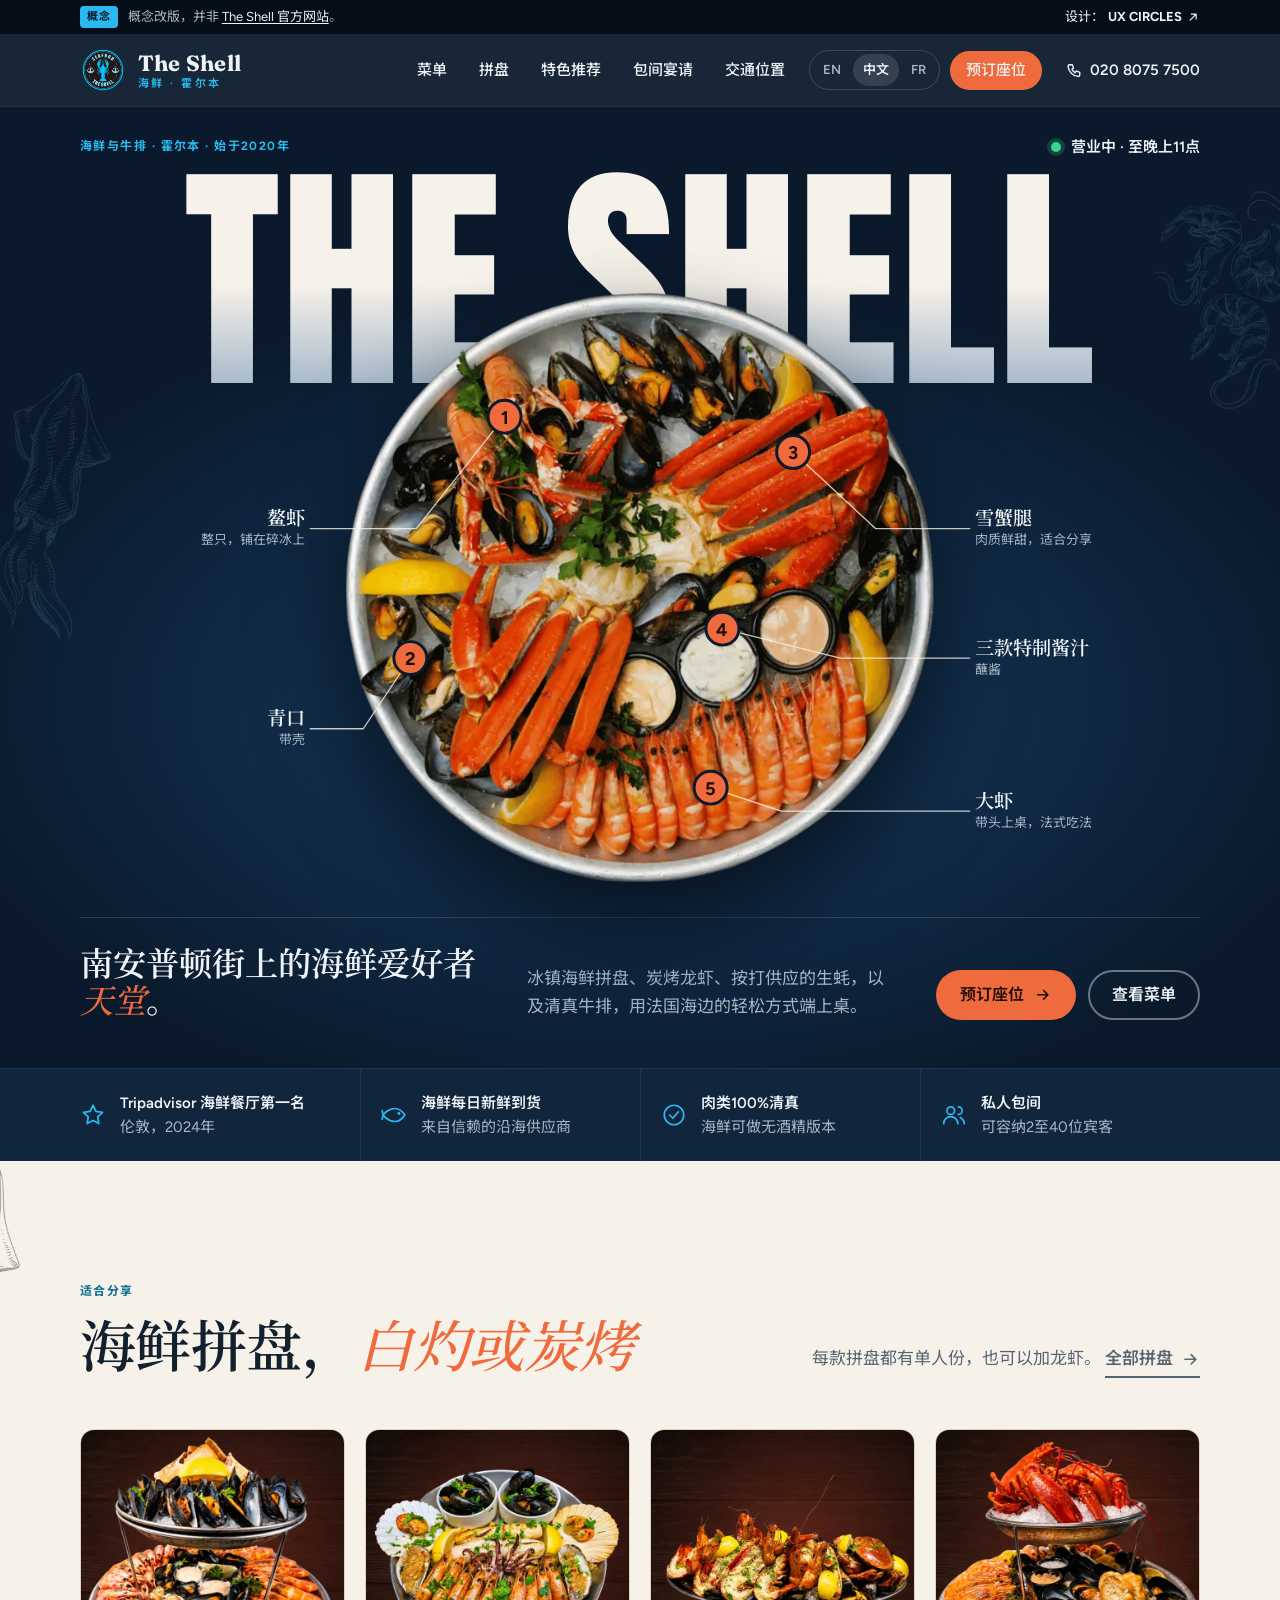
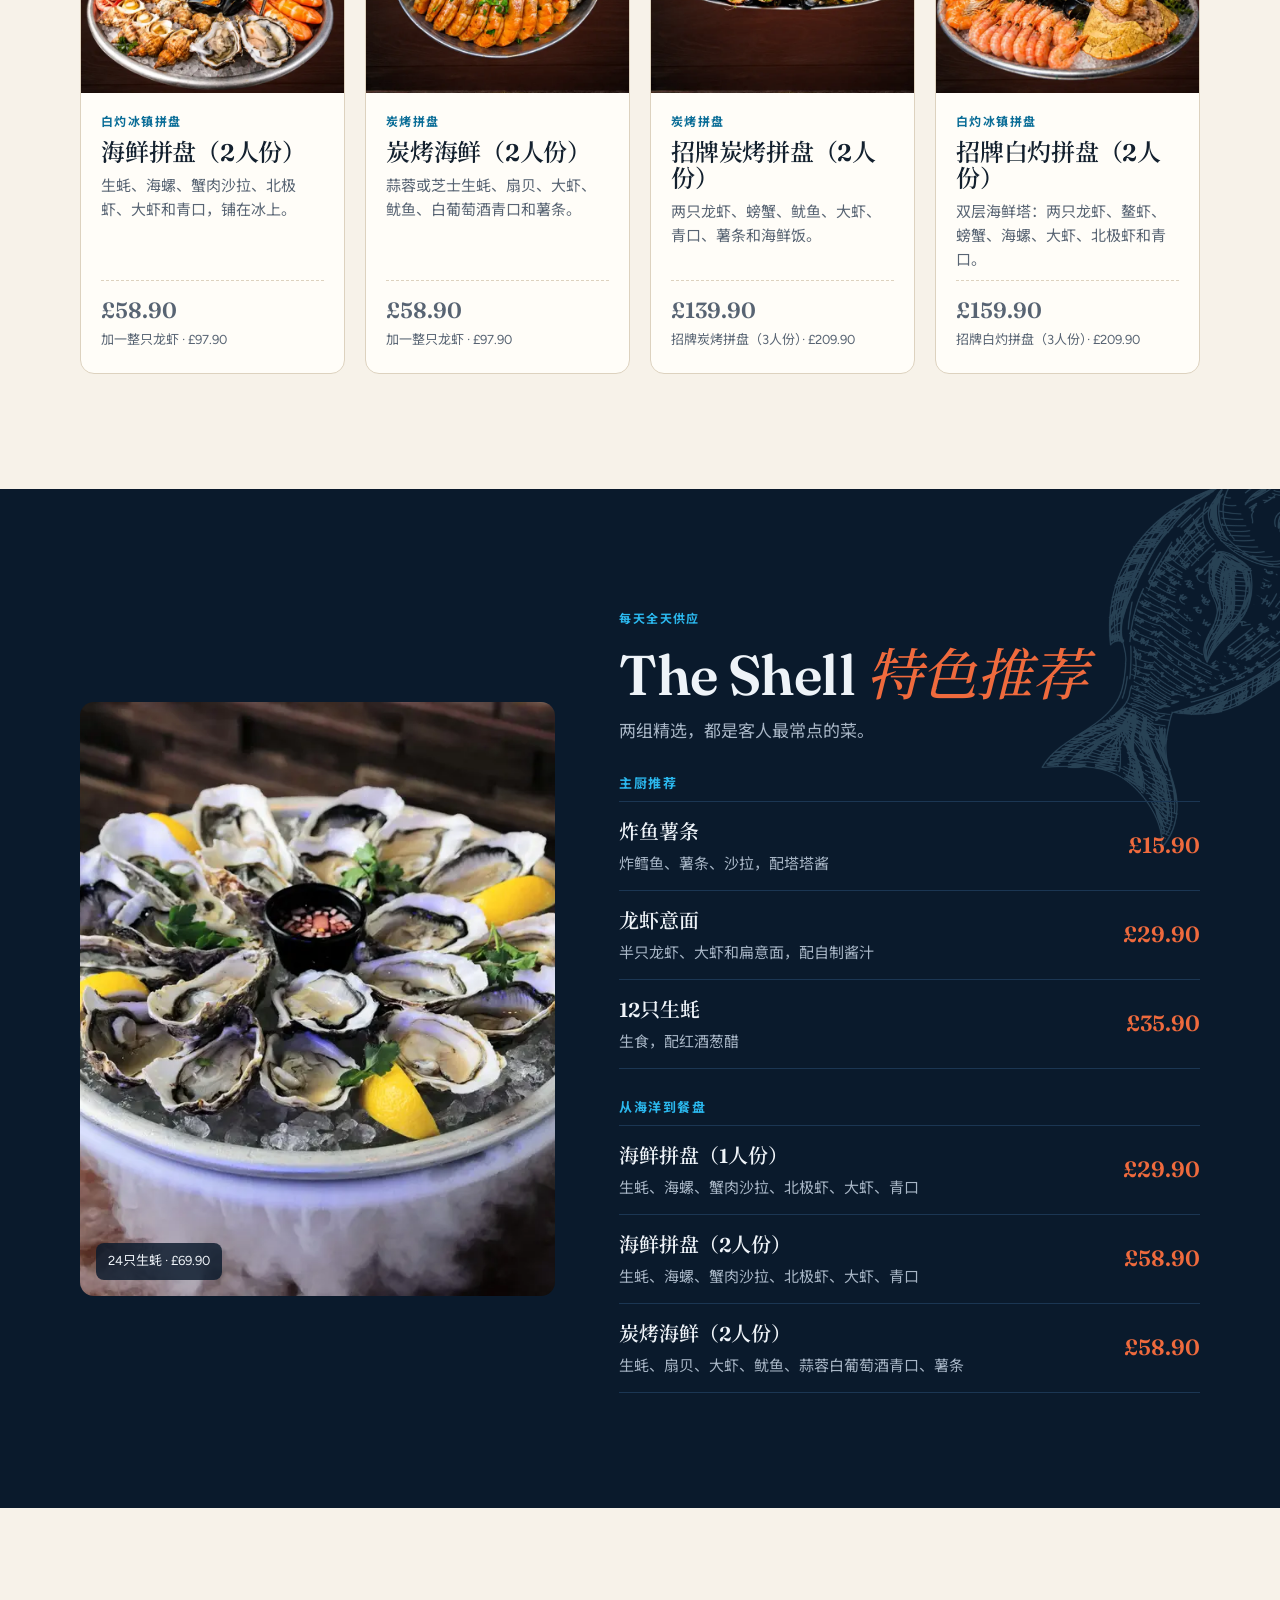
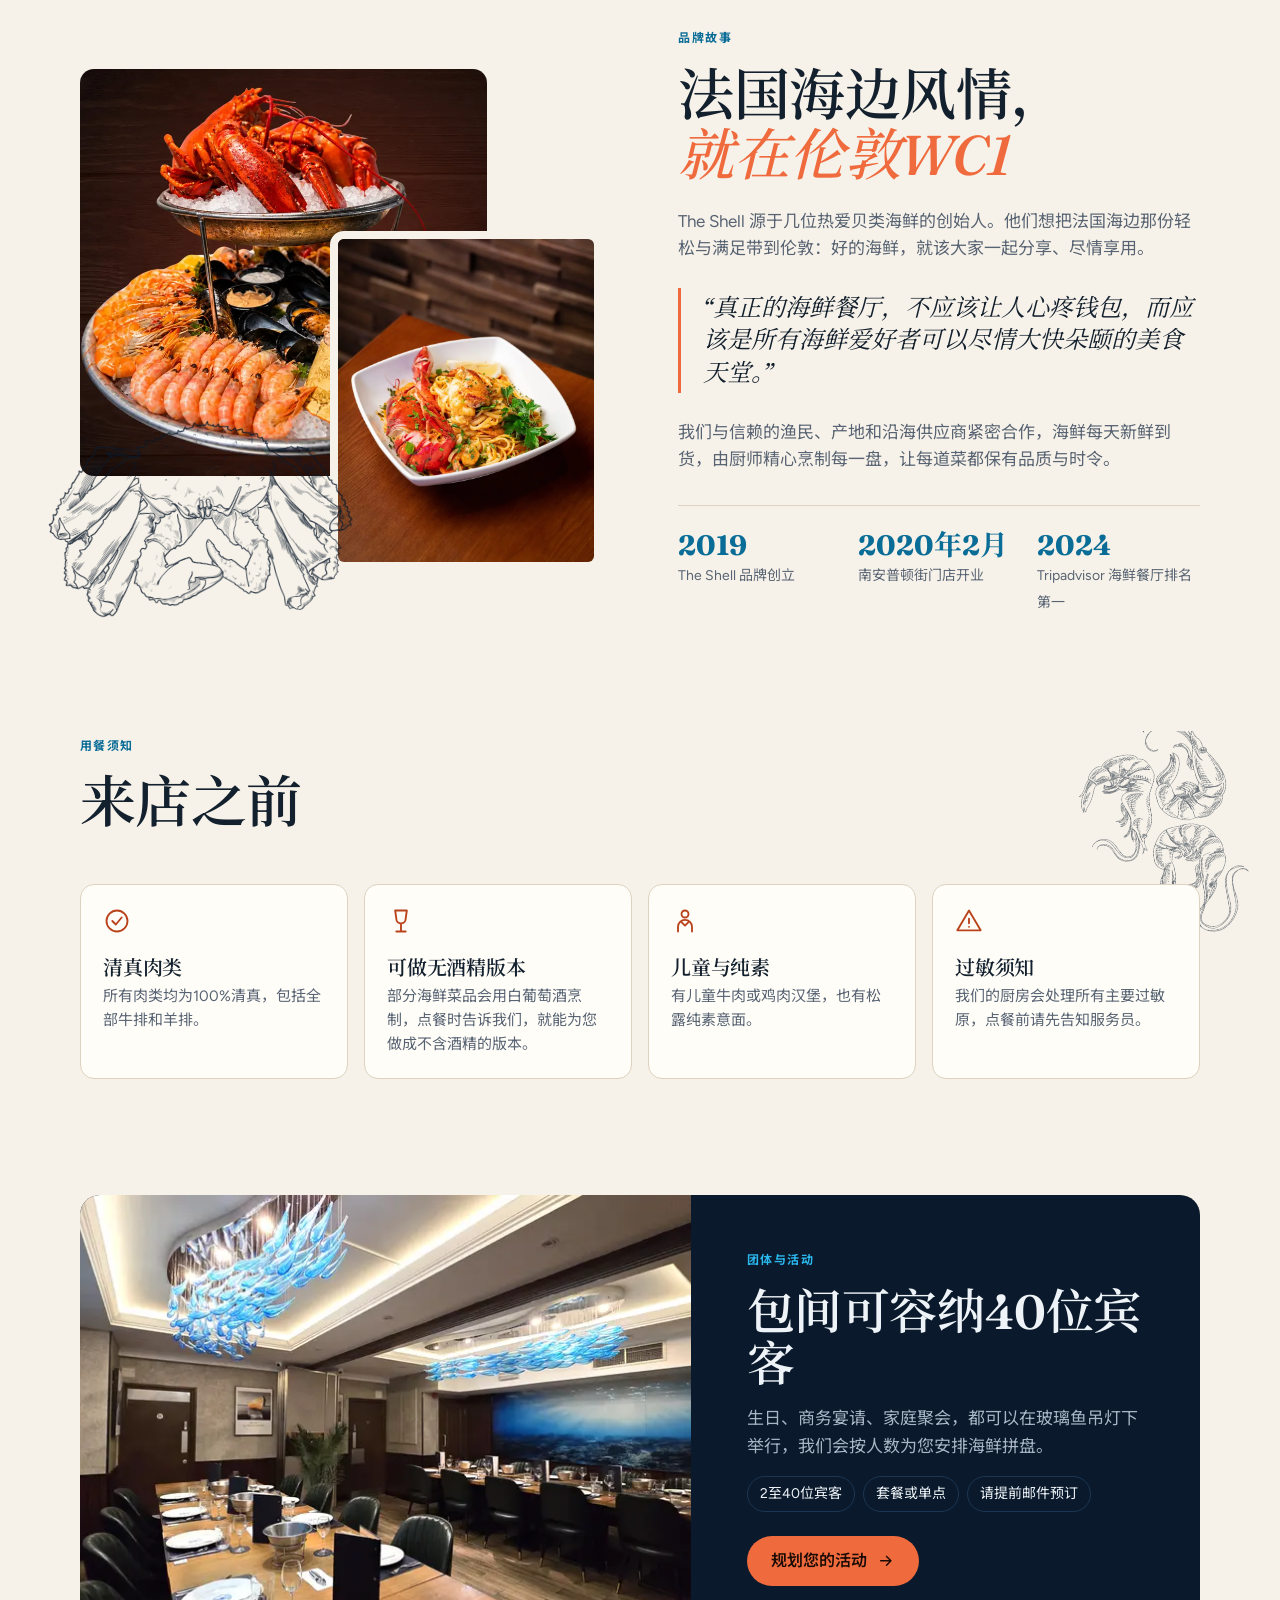
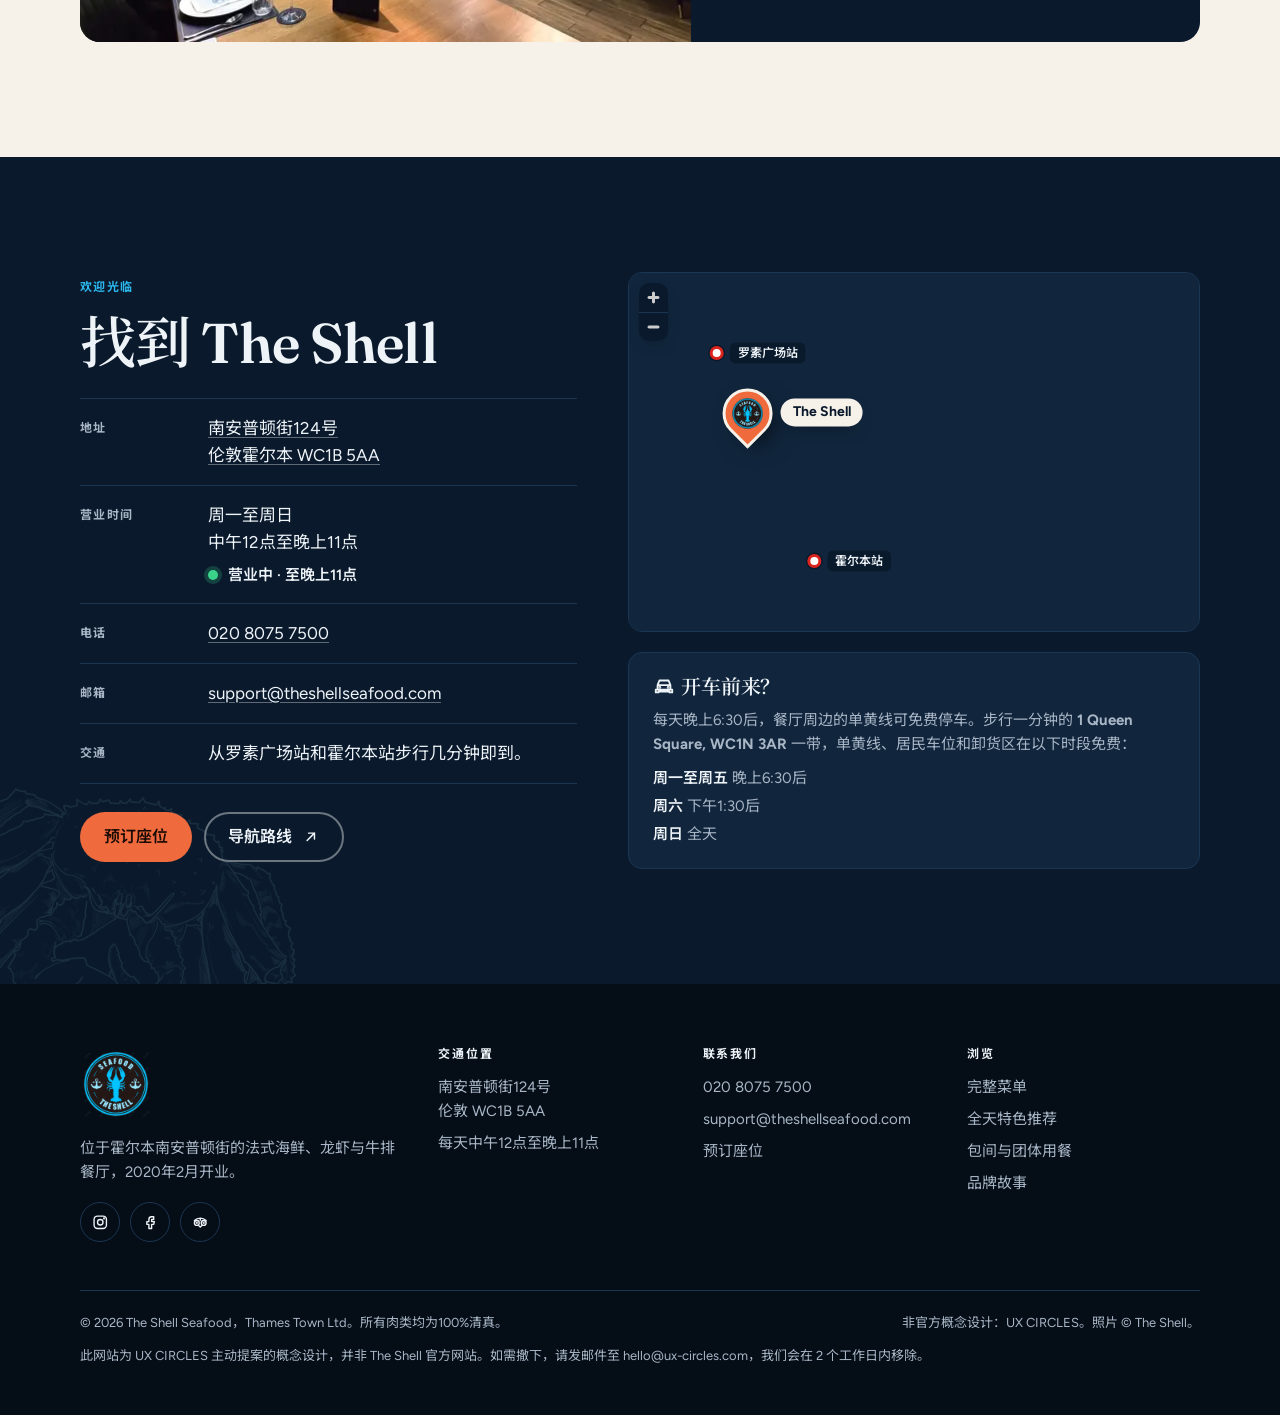
<file: zh/index.html>
<!DOCTYPE html>

<html class="no-js" lang="zh-Hans">
<head>
<meta charset="utf-8"/>
<meta content="width=device-width, initial-scale=1, viewport-fit=cover" name="viewport"/>
<title>The Shell · 伦敦霍尔本海鲜餐厅</title>
<meta content="Fruits de mer platters, lobster, oysters and halal steak at 124 Southampton Row, Holborn. Open every day 12 noon – 11pm. Book a table online." name="description"/>
<meta content="noindex, nofollow" name="robots"/>
<meta content="#0a1a2c" name="theme-color"/>
<link href="https://uxcircles.github.io/theshellseafood/zh/index.html" rel="canonical"/>
<link href="https://uxcircles.github.io/theshellseafood/" hreflang="en-GB" rel="alternate"/>
<link href="https://uxcircles.github.io/theshellseafood/zh/" hreflang="zh-Hans" rel="alternate"/>
<link href="https://uxcircles.github.io/theshellseafood/fr/" hreflang="fr" rel="alternate"/>
<link href="https://uxcircles.github.io/theshellseafood/" hreflang="x-default" rel="alternate"/>
<link href="../favicon.png" rel="icon" type="image/png"/>
<link href="../apple-touch-icon.png" rel="apple-touch-icon"/>
<meta content="restaurant" property="og:type"/>
<meta content="The Shell Seafood Restaurant" property="og:site_name"/>
<meta content="The Shell · 伦敦霍尔本海鲜餐厅" property="og:title"/>
<meta content="Fruits de mer platters, lobster, oysters and halal steak at 124 Southampton Row, Holborn. Open every day 12 noon – 11pm. Book a table online." property="og:description"/>
<meta content="https://uxcircles.github.io/theshellseafood/zh/index.html" property="og:url"/><meta content="zh_CN" property="og:locale"/>
<meta content="https://uxcircles.github.io/theshellseafood/assets/img/og.jpg" property="og:image"/>
<meta content="1200" property="og:image:width"/>
<meta content="630" property="og:image:height"/>
<meta content="summary_large_image" name="twitter:card"/>
<link href="https://fonts.googleapis.com" rel="preconnect"/>
<link crossorigin="" href="https://fonts.gstatic.com" rel="preconnect"/>
<link href="https://fonts.googleapis.com/css2?family=Noto+Sans+SC:wght@400;500;700&amp;family=Noto+Serif+SC:wght@600;700&amp;display=swap" rel="stylesheet"/><link href="https://fonts.googleapis.com/css2?family=Anton&amp;family=Figtree:wght@400;500;600;700&amp;family=Fraunces:ital,opsz,wght@0,9..144,500;0,9..144,600;0,9..144,700;1,9..144,500&amp;display=swap" rel="stylesheet"/>
<link as="image" fetchpriority="high" href="../assets/img/platter-cutout-700.webp" imagesizes="(max-width: 760px) 92vw, 600px" imagesrcset="../assets/img/platter-cutout-700.webp 700w, ../assets/img/platter-cutout-880.webp 880w" rel="preload"/>
<link href="../assets/css/style.css?v=11" rel="stylesheet"/>
<script type="application/ld+json">
  {
    "@context": "https://schema.org",
    "@type": "SeafoodRestaurant",
    "name": "The Shell Seafood Restaurant",
    "alternateName": ["The Shell", "The Shell Holborn"],
    "servesCuisine": ["Seafood", "French", "Steak"],
    "address": {
      "@type": "PostalAddress",
      "streetAddress": "124 Southampton Row",
      "addressLocality": "London",
      "postalCode": "WC1B 5AA",
      "addressCountry": "GB"
    },
    "geo": { "@type": "GeoCoordinates", "latitude": 51.5207627, "longitude": -0.1229369 },
    "telephone": "+442080757500",
    "email": "support@theshellseafood.com",
    "url": "https://uxcircles.github.io/theshellseafood/",
    "image": "https://uxcircles.github.io/theshellseafood/assets/img/og.jpg",
    "logo": "https://uxcircles.github.io/theshellseafood/assets/img/logo-badge.png",
    "menu": "https://uxcircles.github.io/theshellseafood/menu.html",
    "acceptsReservations": "True",
    "priceRange": "££",
    "openingHoursSpecification": [
      { "@type": "OpeningHoursSpecification", "dayOfWeek": ["Monday", "Tuesday", "Wednesday", "Thursday", "Friday", "Saturday", "Sunday"], "opens": "12:00", "closes": "23:00" }
    ],
    "sameAs": ["https://www.instagram.com/theshellseafood/", "https://www.facebook.com/TheShellSeafood/", "https://www.tripadvisor.co.uk/Restaurant_Review-g186338-d20214731-Reviews-The_Shell_Holborn-London_England.html"]
  }
  </script>
</head>
<body>
<svg aria-hidden="true" focusable="false" style="position:absolute;width:0;height:0;overflow:hidden">
<symbol id="i-phone" viewbox="0 0 24 24"><path d="M5 4h4l2 5-2.5 1.5a11 11 0 0 0 5 5L15 13l5 2v4a2 2 0 0 1-2 2A16 16 0 0 1 3 6a2 2 0 0 1 2-2"></path></symbol>
<symbol id="i-arrow" viewbox="0 0 24 24"><path d="M5 12h14M13 6l6 6-6 6"></path></symbol>
<symbol id="i-ext" viewbox="0 0 24 24"><path d="M7 17 17 7M9 7h8v8"></path></symbol>
<symbol id="i-pin" viewbox="0 0 24 24"><path d="M12 21s-7-6.2-7-11.5A7 7 0 0 1 19 9.5C19 14.8 12 21 12 21z"></path><circle cx="12" cy="9.5" r="2.5"></circle></symbol>
<symbol id="i-clock" viewbox="0 0 24 24"><circle cx="12" cy="12" r="9"></circle><path d="M12 7v5l3 2"></path></symbol>
<symbol id="i-mail" viewbox="0 0 24 24"><rect height="14" rx="2" width="18" x="3" y="5"></rect><path d="m3 7 9 6 9-6"></path></symbol>
<symbol id="i-search" viewbox="0 0 24 24"><circle cx="11" cy="11" r="7"></circle><path d="m20 20-4-4"></path></symbol>
<symbol id="i-leaf" viewbox="0 0 24 24"><path d="M5 19c0-9 6-14 15-14 0 9-5 15-14 15"></path><path d="M5 19 13 11"></path></symbol>
<symbol id="i-check" viewbox="0 0 24 24"><circle cx="12" cy="12" r="9"></circle><path d="m8 12 3 3 5-6"></path></symbol>
<symbol id="i-glass" viewbox="0 0 24 24"><path d="M7 3h10l-1 7a4 4 0 0 1-8 0zM12 14v7M8 21h8"></path></symbol>
<symbol id="i-child" viewbox="0 0 24 24"><circle cx="12" cy="6" r="3"></circle><path d="M6 21v-4a6 6 0 0 1 12 0v4M9 13l3 3 3-3"></path></symbol>
<symbol id="i-users" viewbox="0 0 24 24"><circle cx="9" cy="8" r="3.5"></circle><path d="M2.5 20a6.5 6.5 0 0 1 13 0"></path><path d="M16 4.5a3.5 3.5 0 0 1 0 7M18 14.5a6.5 6.5 0 0 1 3.5 5.5"></path></symbol>
<symbol id="i-cake" viewbox="0 0 24 24"><path d="M4 21V12h16v9M2 21h20M4 16c2 1.5 4 1.5 6 0s4-1.5 6 0 4 1.5 4 0M12 12V8M12 5.5V5"></path></symbol>
<symbol id="i-case" viewbox="0 0 24 24"><rect height="13" rx="2" width="18" x="3" y="7"></rect><path d="M9 7V5a2 2 0 0 1 2-2h2a2 2 0 0 1 2 2v2M3 13h18"></path></symbol>
<symbol id="i-heart" viewbox="0 0 24 24"><path d="M12 20s-8-4.6-8-10.5A4.5 4.5 0 0 1 12 7a4.5 4.5 0 0 1 8 2.5C20 15.4 12 20 12 20z"></path></symbol>
<symbol id="i-car" viewbox="0 0 24 24"><path d="M5 16V11l2-5h10l2 5v5M3 16h18v3h-3v-1H6v1H3zM5 11h14"></path><circle cx="7.5" cy="13.5" r=".5"></circle><circle cx="16.5" cy="13.5" r=".5"></circle></symbol>
<symbol id="i-alert" viewbox="0 0 24 24"><path d="M12 3 2 20h20L12 3z"></path><path d="M12 10v4M12 17h.01"></path></symbol>
<symbol id="i-star" viewbox="0 0 24 24"><path d="m12 3 2.7 5.6 6.1.9-4.4 4.3 1 6.1-5.4-2.9-5.4 2.9 1-6.1L3.2 9.5l6.1-.9z"></path></symbol>
<symbol id="i-fish" viewbox="0 0 24 24"><path d="M2 12s4-6 11-6c4 0 7 3 9 6-2 3-5 6-9 6-7 0-11-6-11-6zM2 12l-1 4M2 12 1 8"></path><circle cx="16.5" cy="10.5" r=".6"></circle></symbol>
<symbol id="i-ig" viewbox="0 0 24 24"><rect height="18" rx="5" width="18" x="3" y="3"></rect><circle cx="12" cy="12" r="4"></circle><circle cx="17.5" cy="6.5" r=".6"></circle></symbol>
<symbol id="i-fb" viewbox="0 0 24 24"><path d="M14 8h3V4h-3a4 4 0 0 0-4 4v3H7v4h3v6h4v-6h3l1-4h-4V8z"></path></symbol>
<symbol id="i-ta" viewbox="0 0 24 24"><circle cx="7" cy="13" r="3.5"></circle><circle cx="17" cy="13" r="3.5"></circle><path d="M3.5 9.5C6 7 9 6 12 6s6 1 8.5 3.5M12 6v3M10 17l2 2 2-2"></path><circle cx="7" cy="13" r=".6"></circle><circle cx="17" cy="13" r=".6"></circle></symbol>
</svg>
<a class="skip" href="#main">跳到正文</a>
<header class="site-header">
<div class="concept-bar" role="note">
<div class="wrap concept-inner">
<p><span class="concept-tag">概念</span><span class="concept-long">概念改版，并非 <a href="https://www.theshellseafood.com/" rel="noopener" target="_blank">The Shell 官方网站</a>。</span><span class="concept-short">概念改版</span></p>
<a href="https://ux-circles.com/restaurants" rel="noopener" target="_blank"><span class="concept-by">设计：</span><strong>UX CIRCLES</strong> <svg aria-hidden="true" class="icon"><use href="#i-ext"></use></svg></a>
</div>
</div>
<div class="header-bar">
<div class="wrap header-inner">
<a aria-label="The Shell 首页" class="brand" href="index.html">
<img alt="" height="46" src="../assets/img/logo-badge.png" width="46"/>
<span class="brand-name"><strong>The Shell</strong><span>海鲜 · 霍尔本</span></span>
</a>
<nav aria-label="主导航" class="nav" id="site-nav">
<a href="menu.html">菜单</a>
<a href="#platters">拼盘</a>
<a href="#specials">特色推荐</a>
<a href="private-dining.html">包间宴请</a>
<a href="#visit">交通位置</a>
<!--lang--><div aria-label="语言" class="lang-switch" role="group"><a href="../index.html" hreflang="en-GB" lang="en-GB">EN</a><a aria-current="true" href="index.html" hreflang="zh-Hans" lang="zh-Hans">中文</a><a href="../fr/index.html" hreflang="fr" lang="fr">FR</a></div><!--/lang-->
<a class="btn btn-primary btn-sm" href="book.html">预订座位</a>
</nav>
<a class="header-call" href="tel:+442080757500"><svg aria-hidden="true" class="icon"><use href="#i-phone"></use></svg><span>020 8075 7500</span><span class="visually-hidden"> 致电餐厅</span></a>
<button aria-controls="site-nav" aria-expanded="false" class="nav-toggle" data-nav-toggle="" type="button"><span aria-hidden="true" class="bars"></span><span class="nav-toggle-label">导航</span></button>
</div>
</div>
</header>
<main id="main">
<section aria-labelledby="hero-title" class="hero">
<img alt="" aria-hidden="true" class="sketch sk-hero-a" decoding="async" height="720" loading="lazy" src="../assets/img/sketch-squid-light.webp" width="500"/>
<img alt="" aria-hidden="true" class="sketch sk-hero-b" decoding="async" height="720" loading="lazy" src="../assets/img/sketch-shrimp-light.webp" width="507"/>
<div class="wrap hero-inner">
<div class="hero-top">
<span class="eyebrow light">海鲜与牛排 · 霍尔本<span class="hide-sm"> · 始于2020年</span></span>
<span class="status hide-sm" data-status="">每天中午12点至晚上11点营业</span>
</div>
<h1 class="wordmark" id="hero-title"><span aria-hidden="true">The Shell</span><span class="visually-hidden">The Shell，伦敦霍尔本海鲜餐厅</span></h1>
<figure class="anatomy">
<div class="anatomy-stage">
<div aria-hidden="true" class="plate-loader">
<span class="plate-rim"></span>
<span class="plate-ice"></span>
<span class="plate-text">正在装盘…</span>
</div>
<img alt="冰镇圆形海鲜拼盘：鳌虾、雪蟹腿、青口、大虾和三款酱汁" class="anatomy-plate" fetchpriority="high" height="700" sizes="(max-width: 760px) 92vw, 600px" src="../assets/img/platter-cutout-700.webp" srcset="../assets/img/platter-cutout-700.webp 700w, ../assets/img/platter-cutout-880.webp 880w" width="700"/>
<svg aria-hidden="true" class="anatomy-lines" viewbox="0 0 180 100">
<g class="leaders">
<polyline points="67,21 52,40 34,40"></polyline>
<polyline points="51,62 43,74 34,74"></polyline>
<polyline points="116,27 130,40 146,40"></polyline>
<polyline points="104,57 124,62 146,62"></polyline>
<polyline points="102,84 114,88 146,88"></polyline>
</g>
<g class="pins">
<g style="--i:0"><circle cx="67" cy="21" r="2.8"></circle><text x="67" y="21.2">1</text></g>
<g style="--i:1"><circle cx="51" cy="62" r="2.8"></circle><text x="51" y="62.2">2</text></g>
<g style="--i:2"><circle cx="116" cy="27" r="2.8"></circle><text x="116" y="27.2">3</text></g>
<g style="--i:3"><circle cx="104" cy="57" r="2.8"></circle><text x="104" y="57.2">4</text></g>
<g style="--i:4"><circle cx="102" cy="84" r="2.8"></circle><text x="102" y="84.2">5</text></g>
</g>
</svg>
</div>
<figcaption>
<ol class="anatomy-labels">
<li class="l1" style="--i:0"><b>1</b><span>鳌虾<small>整只，铺在碎冰上</small></span></li>
<li class="l2" style="--i:1"><b>2</b><span>青口<small>带壳</small></span></li>
<li class="l3" style="--i:2"><b>3</b><span>雪蟹腿<small>肉质鲜甜，适合分享</small></span></li>
<li class="l4" style="--i:3"><b>4</b><span>三款特制酱汁<small>蘸酱</small></span></li>
<li class="l5" style="--i:4"><b>5</b><span>大虾<small>带头上桌，法式吃法</small></span></li>
</ol>
</figcaption>
</figure>
<div class="hero-foot">
<p class="hero-tagline">南安普顿街上的海鲜爱好者<em class="script">天堂</em>。</p>
<p class="hero-lede">冰镇海鲜拼盘、炭烤龙虾、按打供应的生蚝，以及清真牛排，用法国海边的轻松方式端上桌。</p>
<div class="hero-actions">
<span class="status show-sm" data-status="">每天中午12点至晚上11点营业</span>
<a class="btn btn-primary" href="book.html">预订座位 <svg aria-hidden="true" class="icon"><use href="#i-arrow"></use></svg></a>
<a class="btn btn-ghost" href="menu.html">查看菜单</a>
</div>
</div>
</div>
</section>
<section aria-label="选择 The Shell 的理由" class="proof">
<div class="wrap">
<ul>
<li><svg aria-hidden="true" class="icon"><use href="#i-star"></use></svg><span><strong>Tripadvisor 海鲜餐厅第一名</strong>伦敦，2024年</span></li>
<li><svg aria-hidden="true" class="icon"><use href="#i-fish"></use></svg><span><strong>海鲜每日新鲜到货</strong>来自信赖的沿海供应商</span></li>
<li><svg aria-hidden="true" class="icon"><use href="#i-check"></use></svg><span><strong>肉类100%清真</strong>海鲜可做无酒精版本</span></li>
<li><svg aria-hidden="true" class="icon"><use href="#i-users"></use></svg><span><strong>私人包间</strong>可容纳2至40位宾客</span></li>
</ul>
</div>
</section>
<section aria-labelledby="platters-title" class="section has-sketch" id="platters">
<img alt="" aria-hidden="true" class="sketch sk-platters" decoding="async" height="720" loading="lazy" src="../assets/img/sketch-squid-ink.webp" width="500"/>
<div class="wrap">
<div class="section-head">
<div>
<span class="eyebrow">适合分享</span>
<h2 id="platters-title">海鲜拼盘，<em class="script">白灼或炭烤</em></h2>
</div>
<p>每款拼盘都有单人份，也可以加龙虾。 <a class="link-arrow" href="menu.html#chilled-platters">全部拼盘 <svg aria-hidden="true" class="icon"><use href="#i-arrow"></use></svg></a></p>
</div>
<ul class="platters">
<li class="platter reveal">
<img alt="海鲜拼盘（2人份）" decoding="async" height="640" loading="lazy" src="../assets/img/menu/fruit-de-mer-for-two-640.webp" width="640"/>
<div class="platter-body">
<span class="platter-kind">白灼冰镇拼盘</span>
<h3>海鲜拼盘（2人份）</h3>
<p>生蚝、海螺、蟹肉沙拉、北极虾、大虾和青口，铺在冰上。</p>
<div class="platter-foot"><span class="price">£58.90</span><span>加一整只龙虾 · £97.90</span></div>
</div>
</li>
<li class="platter reveal">
<img alt="炭烤海鲜（2人份）" decoding="async" height="640" loading="lazy" src="../assets/img/menu/seafood-grill-for-two-640.webp" width="640"/>
<div class="platter-body">
<span class="platter-kind">炭烤拼盘</span>
<h3>炭烤海鲜（2人份）</h3>
<p>蒜蓉或芝士生蚝、扇贝、大虾、鱿鱼、白葡萄酒青口和薯条。</p>
<div class="platter-foot"><span class="price">£58.90</span><span>加一整只龙虾 · £97.90</span></div>
</div>
</li>
<li class="platter reveal">
<img alt="招牌炭烤拼盘（2人份）" decoding="async" height="640" loading="lazy" src="../assets/img/menu/royal-for-two-640.webp" width="640"/>
<div class="platter-body">
<span class="platter-kind">炭烤拼盘</span>
<h3>招牌炭烤拼盘（2人份）</h3>
<p>两只龙虾、螃蟹、鱿鱼、大虾、青口、薯条和海鲜饭。</p>
<div class="platter-foot"><span class="price">£139.90</span><span>招牌炭烤拼盘（3人份）· £209.90</span></div>
</div>
</li>
<li class="platter reveal">
<img alt="招牌白灼拼盘（2人份）" decoding="async" height="640" loading="lazy" src="../assets/img/menu/the-shell-for-two-640.webp" width="640"/>
<div class="platter-body">
<span class="platter-kind">白灼冰镇拼盘</span>
<h3>招牌白灼拼盘（2人份）</h3>
<p>双层海鲜塔：两只龙虾、鳌虾、螃蟹、海螺、大虾、北极虾和青口。</p>
<div class="platter-foot"><span class="price">£159.90</span><span>招牌白灼拼盘（3人份）· £209.90</span></div>
</div>
</li>
</ul>
</div>
</section>
<section aria-labelledby="specials-title" class="section on-ink has-sketch" id="specials" data-specials-sheet="1L_RhwPZrMNXFfzwe32Jlv1mhmt5Qy1o4pagM7m1RwSw">
<img alt="" aria-hidden="true" class="sketch sk-specials" decoding="async" height="720" loading="lazy" src="../assets/img/sketch-fish-light.webp" width="403"/>
<div class="wrap specials">
<figure class="specials-photo reveal">
<img alt="24只生蚝铺在碎冰上，配柠檬和红葱醋" decoding="async" height="701" loading="lazy" sizes="(max-width: 860px) 100vw, 520px" src="../assets/img/oysters-800.webp" srcset="../assets/img/oysters-800.webp 800w, ../assets/img/oysters-1600.webp 1600w" width="800"/>
<figcaption>24只生蚝 · £69.90</figcaption>
</figure>
<div>
<span class="eyebrow light">每天全天供应</span>
<h2 id="specials-title">The Shell <em class="script">特色推荐</em></h2>
<p class="specials-intro">两组精选，都是客人最常点的菜。</p>
<div class="special-group">
<h3>主厨推荐</h3>
<ul class="special-list">
<li><strong>炸鱼薯条</strong><span>炸鳕鱼、薯条、沙拉，配塔塔酱</span><b class="price">£15.90</b></li>
<li><strong>龙虾意面</strong><span>半只龙虾、大虾和扁意面，配自制酱汁</span><b class="price">£29.90</b></li>
<li><strong>12只生蚝</strong><span>生食，配红酒葱醋</span><b class="price">£35.90</b></li>
</ul>
</div>
<div class="special-group">
<h3>从海洋到餐盘</h3>
<ul class="special-list">
<li><strong>海鲜拼盘（1人份）</strong><span>生蚝、海螺、蟹肉沙拉、北极虾、大虾、青口</span><b class="price">£29.90</b></li>
<li><strong>海鲜拼盘（2人份）</strong><span>生蚝、海螺、蟹肉沙拉、北极虾、大虾、青口</span><b class="price">£58.90</b></li>
<li><strong>炭烤海鲜（2人份）</strong><span>生蚝、扇贝、大虾、鱿鱼、蒜蓉白葡萄酒青口、薯条</span><b class="price">£58.90</b></li>
</ul>
</div>
</div>
</div>
</section>
<section aria-labelledby="story-title" class="section" id="story">
<div class="wrap story">
<div class="story-photos reveal">
<img alt="招牌白灼拼盘（2人份）：双层海鲜塔，上层是龙虾，下层是大虾、青口和螃蟹" class="p1" decoding="async" height="787" loading="lazy" sizes="(max-width: 860px) 78vw, 440px" src="../assets/img/tower-800.webp" srcset="../assets/img/tower-800.webp 800w, ../assets/img/tower-1600.webp 1600w" width="800"/>
<img alt="白瓷碗里的龙虾意面" class="p2" decoding="async" height="985" loading="lazy" sizes="(max-width: 860px) 52vw, 300px" src="../assets/img/linguine-800.webp" srcset="../assets/img/linguine-800.webp 800w, ../assets/img/linguine-1600.webp 1600w" width="800"/>
<img alt="" aria-hidden="true" class="sketch sk-story" decoding="async" height="471" loading="lazy" src="../assets/img/sketch-crab-ink.webp" width="720"/>
</div>
<div class="story-copy">
<span class="eyebrow">品牌故事</span>
<h2 id="story-title">法国海边风情，<em class="script">就在伦敦WC1</em></h2>
<p>The Shell 源于几位热爱贝类海鲜的创始人。他们想把法国海边那份轻松与满足带到伦敦：好的海鲜，就该大家一起分享、尽情享用。</p>
<blockquote>“真正的海鲜餐厅，不应该让人心疼钱包，而应该是所有海鲜爱好者可以尽情大快朵颐的美食天堂。”</blockquote>
<p>我们与信赖的渔民、产地和沿海供应商紧密合作，海鲜每天新鲜到货，由厨师精心烹制每一盘，让每道菜都保有品质与时令。</p>
<ul class="timeline">
<li><strong>2019</strong><span>The Shell 品牌创立</span></li>
<li><strong>2020年2月</strong><span>南安普顿街门店开业</span></li>
<li><strong>2024</strong><span>Tripadvisor 海鲜餐厅排名第一</span></li>
</ul>
</div>
</div>
</section>
<section aria-labelledby="notes-title" class="section has-sketch" style="padding-top:0">
<img alt="" aria-hidden="true" class="sketch sk-notes" decoding="async" height="720" loading="lazy" src="../assets/img/sketch-shrimp-ink.webp" width="507"/>
<div class="wrap">
<div class="section-head">
<div>
<span class="eyebrow">用餐须知</span>
<h2 id="notes-title">来店之前</h2>
</div>
</div>
<ul class="notes">
<li class="reveal"><svg aria-hidden="true" class="icon"><use href="#i-check"></use></svg><h3>清真肉类</h3><p>所有肉类均为100%清真，包括全部牛排和羊排。</p></li>
<li class="reveal"><svg aria-hidden="true" class="icon"><use href="#i-glass"></use></svg><h3>可做无酒精版本</h3><p>部分海鲜菜品会用白葡萄酒烹制，点餐时告诉我们，就能为您做成不含酒精的版本。</p></li>
<li class="reveal"><svg aria-hidden="true" class="icon"><use href="#i-child"></use></svg><h3>儿童与纯素</h3><p>有儿童牛肉或鸡肉汉堡，也有松露纯素意面。</p></li>
<li class="reveal"><svg aria-hidden="true" class="icon"><use href="#i-alert"></use></svg><h3>过敏须知</h3><p>我们的厨房会处理所有主要过敏原，点餐前请先告知服务员。</p></li>
</ul>
</div>
</section>
<section aria-labelledby="pd-title" class="section" style="padding-top:0">
<div class="wrap">
<div class="pd-teaser reveal">
<img alt="包间内有长餐桌、绿色皮椅、蓝色玻璃鱼吊灯和海底壁画" decoding="async" height="450" loading="lazy" sizes="(max-width: 860px) 100vw, 660px" src="../assets/img/room-long-800.webp" srcset="../assets/img/room-long-800.webp 800w, ../assets/img/room-long-1600.webp 1600w" width="800"/>
<div class="pd-teaser-body">
<span class="eyebrow light">团体与活动</span>
<h2 id="pd-title">包间可容纳40位宾客</h2>
<p>生日、商务宴请、家庭聚会，都可以在玻璃鱼吊灯下举行，我们会按人数为您安排海鲜拼盘。</p>
<ul class="pd-facts"><li>2至40位宾客</li><li>套餐或单点</li><li>请提前邮件预订</li></ul>
<a class="btn btn-primary" href="private-dining.html">规划您的活动 <svg aria-hidden="true" class="icon"><use href="#i-arrow"></use></svg></a>
</div>
</div>
</div>
</section>
<section aria-labelledby="visit-title" class="section on-ink has-sketch" id="visit">
<img alt="" aria-hidden="true" class="sketch sk-visit" decoding="async" height="471" loading="lazy" src="../assets/img/sketch-crab-light.webp" width="720"/>
<div class="wrap visit">
<div>
<span class="eyebrow light">欢迎光临</span>
<h2 id="visit-title">找到 The Shell</h2>
<ul class="visit-list">
<li><span class="label">地址</span><span><a href="https://www.google.com/maps/place/The+Shell/@51.5207627,-0.1251256,17z/data=!3m1!4b1!4m6!3m5!1s0x48761bf2e88a51cd:0xa73f724916147853!8m2!3d51.5207627!4d-0.1229369" rel="noopener" target="_blank">南安普顿街124号<br/>伦敦霍尔本 WC1B 5AA</a></span></li>
<li><span class="label">营业时间</span><span>周一至周日<br/>中午12点至晚上11点 <span class="status" data-status="" style="display:flex;margin-top:6px"></span></span></li>
<li><span class="label">电话</span><span><a href="tel:+442080757500">020 8075 7500</a></span></li>
<li><span class="label">邮箱</span><span><a href="mailto:support@theshellseafood.com">support@theshellseafood.com</a></span></li>
<li><span class="label">交通</span><span>从罗素广场站和霍尔本站步行几分钟即到。</span></li>
</ul>
<div class="visit-actions">
<a class="btn btn-primary" href="book.html">预订座位</a>
<a class="btn btn-ghost" href="https://www.google.com/maps/place/The+Shell/@51.5207627,-0.1251256,17z/data=!3m1!4b1!4m6!3m5!1s0x48761bf2e88a51cd:0xa73f724916147853!8m2!3d51.5207627!4d-0.1229369" rel="noopener" target="_blank">导航路线 <svg aria-hidden="true" class="icon"><use href="#i-ext"></use></svg></a>
</div>
</div>
<div class="visit-side">
<div class="map">
<!-- MapLibre is bundled in assets/vendor; the map (assets/js/map.js) only loads when it scrolls near the viewport -->
<div aria-label="地图：The Shell 位于南安普顿街124号，在罗素广场站和霍尔本站之间" class="map-canvas" data-lat="51.52076" data-lib="../assets/vendor/maplibre/" data-lng="-0.12294" data-logo="../assets/img/logo-badge.png" data-map="" data-src="../assets/js/map.js?v=1" data-stations='[["罗素广场站", -0.1243, 51.5231], ["霍尔本站", -0.12, 51.5174]]' role="img">
<a class="map-fallback" href="https://www.google.com/maps/place/The+Shell/@51.5207627,-0.1251256,17z/data=!3m1!4b1!4m6!3m5!1s0x48761bf2e88a51cd:0xa73f724916147853!8m2!3d51.5207627!4d-0.1229369" rel="noopener" target="_blank">在 Google 地图中打开 ↗</a>
</div>
</div>
<div class="parking">
<h3><svg aria-hidden="true" class="icon" style="vertical-align:-3px;margin-right:6px"><use href="#i-car"></use></svg>开车前来？</h3>
<p>每天晚上6:30后，餐厅周边的单黄线可免费停车。步行一分钟的 <strong>1 Queen Square, WC1N 3AR</strong> 一带，单黄线、居民车位和卸货区在以下时段免费：</p>
<ul>
<li><strong>周一至周五</strong> 晚上6:30后</li>
<li><strong>周六</strong> 下午1:30后</li>
<li><strong>周日</strong> 全天</li>
</ul>
</div>
</div>
</div>
</section>
</main>
<footer class="site-footer">
<div class="wrap">
<div class="footer-grid">
<div class="footer-brand">
<img alt="The Shell 海鲜徽标" height="72" loading="lazy" src="../assets/img/logo-badge.png" width="72"/>
<p>位于霍尔本南安普顿街的法式海鲜、龙虾与牛排餐厅，2020年2月开业。</p>
<div class="socials">
<a aria-label="Instagram" href="https://www.instagram.com/theshellseafood/" rel="noopener" target="_blank"><svg aria-hidden="true" class="icon"><use href="#i-ig"></use></svg></a>
<a aria-label="Facebook" href="https://www.facebook.com/TheShellSeafood/" rel="noopener" target="_blank"><svg aria-hidden="true" class="icon"><use href="#i-fb"></use></svg></a>
<a aria-label="Tripadvisor 点评" href="https://www.tripadvisor.co.uk/Restaurant_Review-g186338-d20214731-Reviews-The_Shell_Holborn-London_England.html" rel="noopener" target="_blank"><svg aria-hidden="true" class="icon"><use href="#i-ta"></use></svg></a>
</div>
</div>
<div>
<h2>交通位置</h2>
<ul>
<li><a href="https://www.google.com/maps/place/The+Shell/@51.5207627,-0.1251256,17z/data=!3m1!4b1!4m6!3m5!1s0x48761bf2e88a51cd:0xa73f724916147853!8m2!3d51.5207627!4d-0.1229369" rel="noopener" target="_blank">南安普顿街124号<br/>伦敦 WC1B 5AA</a></li>
<li>每天中午12点至晚上11点</li>
</ul>
</div>
<div>
<h2>联系我们</h2>
<ul>
<li><a href="tel:+442080757500">020 8075 7500</a></li>
<li><a href="mailto:support@theshellseafood.com">support@theshellseafood.com</a></li>
<li><a href="book.html">预订座位</a></li>
</ul>
</div>
<div>
<h2>浏览</h2>
<ul>
<li><a href="menu.html">完整菜单</a></li>
<li><a href="#specials">全天特色推荐</a></li>
<li><a href="private-dining.html">包间与团体用餐</a></li>
<li><a href="#story">品牌故事</a></li>
</ul>
</div>
</div>
<div class="footer-base">
<p>© <span data-year="">2026</span> The Shell Seafood，Thames Town Ltd。所有肉类均为100%清真。</p>
<p>非官方概念设计：<a href="https://ux-circles.com/restaurants" rel="noopener" target="_blank">UX CIRCLES</a>。照片 © The Shell。</p>
<p data-takedown style="flex-basis: 100%; margin: 0;">此网站为 UX CIRCLES 主动提案的概念设计，并非 The Shell 官方网站。如需撤下，请发邮件至 <a href="mailto:hello@ux-circles.com">hello@ux-circles.com</a>，我们会在 2 个工作日内移除。</p>
</div>
</div>
</footer>
<nav aria-label="快捷操作" class="action-bar">
<a class="btn btn-ghost" href="tel:+442080757500"><svg aria-hidden="true" class="icon"><use href="#i-phone"></use></svg>致电</a>
<a class="btn btn-primary" href="book.html">预订座位</a>
</nav>
<script defer="" src="../assets/js/main.js?v=4"></script>
  <script defer src="../assets/js/specials.js?v=1"></script>
</body>
</html>
</file>
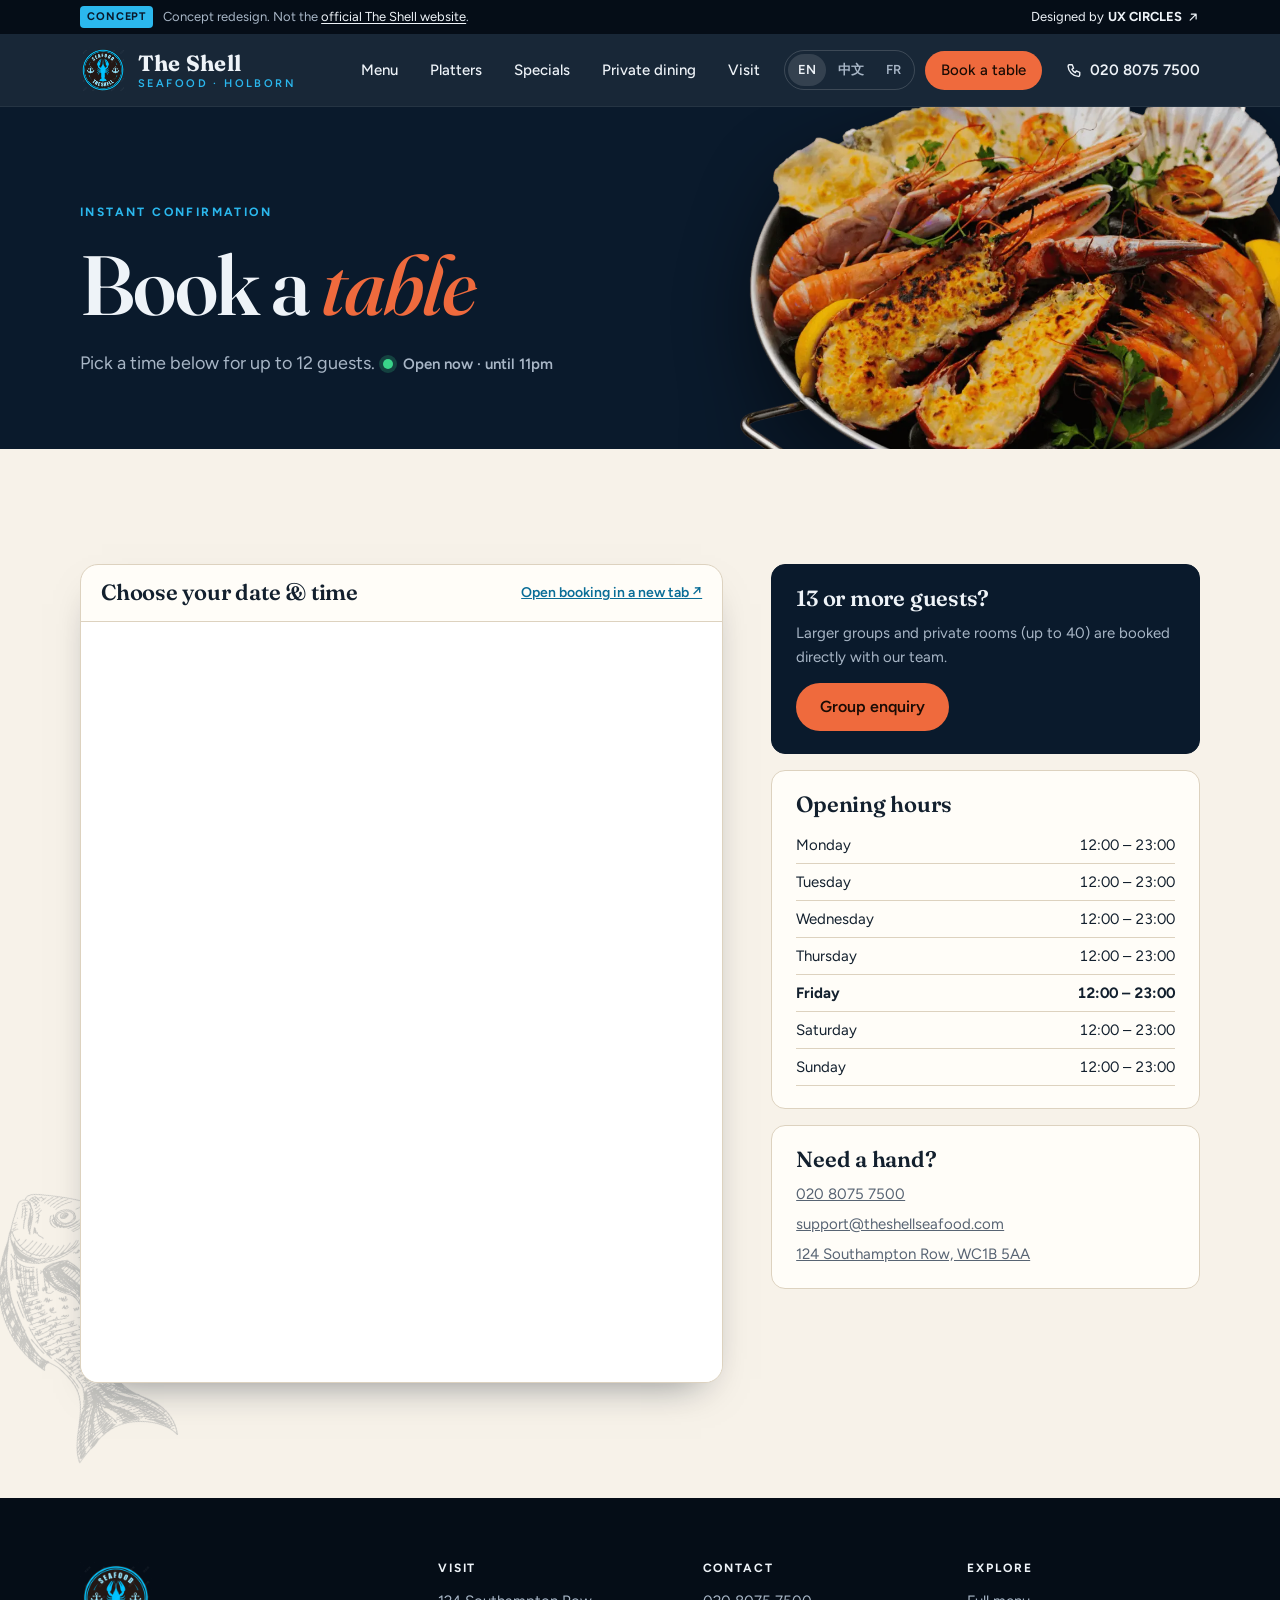
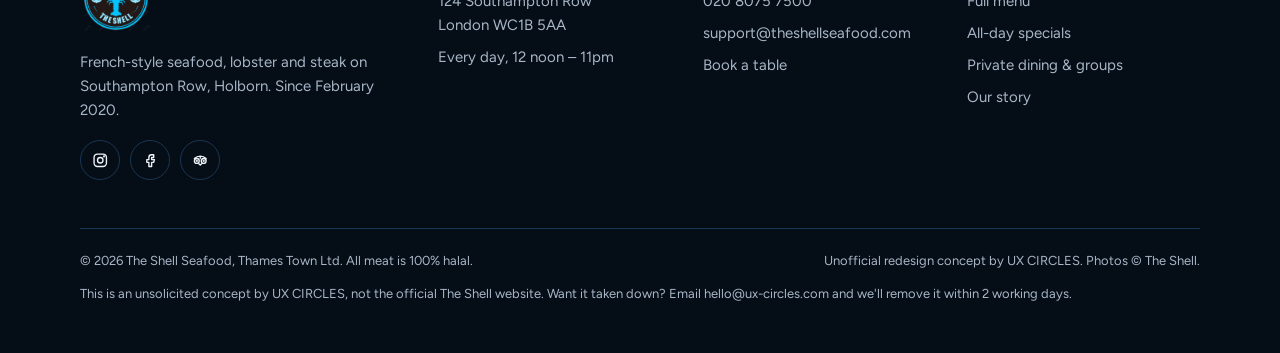
<file: book.html>
<!doctype html>
<html lang="en-GB" class="no-js">
<head>
  <meta charset="utf-8">
  <meta name="viewport" content="width=device-width, initial-scale=1, viewport-fit=cover">
  <title>Book a table · The Shell Seafood Restaurant, Holborn</title>
  <meta name="description" content="Book a table at The Shell, 124 Southampton Row, Holborn. Instant online booking for up to 12 guests; call or email for larger groups.">
  <meta name="robots" content="noindex, nofollow">
  <meta name="theme-color" content="#0a1a2c">
  <link rel="canonical" href="https://uxcircles.github.io/theshellseafood/book.html">
  <link rel="alternate" hreflang="en-GB" href="https://uxcircles.github.io/theshellseafood/book.html">
  <link rel="alternate" hreflang="zh-Hans" href="https://uxcircles.github.io/theshellseafood/zh/book.html">
  <link rel="alternate" hreflang="fr" href="https://uxcircles.github.io/theshellseafood/fr/book.html">
  <link rel="alternate" hreflang="x-default" href="https://uxcircles.github.io/theshellseafood/book.html">
  <link rel="icon" href="favicon.png" type="image/png">
  <link rel="apple-touch-icon" href="apple-touch-icon.png">

  <meta property="og:type" content="restaurant">
  <meta property="og:site_name" content="The Shell Seafood Restaurant">
  <meta property="og:title" content="Book a table · The Shell Seafood Restaurant, Holborn">
  <meta property="og:description" content="Book a table at The Shell, 124 Southampton Row, Holborn. Instant online booking for up to 12 guests; call or email for larger groups.">
  <meta property="og:url" content="https://uxcircles.github.io/theshellseafood/book.html">
  <meta property="og:image" content="https://uxcircles.github.io/theshellseafood/assets/img/og.jpg">
  <meta property="og:image:width" content="1200">
  <meta property="og:image:height" content="630">
  <meta name="twitter:card" content="summary_large_image">

  <link rel="preconnect" href="https://fonts.googleapis.com">
  <link rel="preconnect" href="https://fonts.gstatic.com" crossorigin>
  <link href="https://fonts.googleapis.com/css2?family=Anton&family=Figtree:wght@400;500;600;700&family=Fraunces:ital,opsz,wght@0,9..144,500;0,9..144,600;0,9..144,700;1,9..144,500&display=swap" rel="stylesheet">
  <link rel="stylesheet" href="assets/css/style.css?v=11">
  <script type="application/ld+json">
  {
    "@context": "https://schema.org",
    "@type": "SeafoodRestaurant",
    "name": "The Shell Seafood Restaurant",
    "alternateName": ["The Shell", "The Shell Holborn"],
    "servesCuisine": ["Seafood", "French", "Steak"],
    "address": {
      "@type": "PostalAddress",
      "streetAddress": "124 Southampton Row",
      "addressLocality": "London",
      "postalCode": "WC1B 5AA",
      "addressCountry": "GB"
    },
    "geo": { "@type": "GeoCoordinates", "latitude": 51.5207627, "longitude": -0.1229369 },
    "telephone": "+442080757500",
    "email": "support@theshellseafood.com",
    "url": "https://uxcircles.github.io/theshellseafood/",
    "image": "https://uxcircles.github.io/theshellseafood/assets/img/og.jpg",
    "logo": "https://uxcircles.github.io/theshellseafood/assets/img/logo-badge.png",
    "menu": "https://uxcircles.github.io/theshellseafood/menu.html",
    "acceptsReservations": "True",
    "priceRange": "££",
    "openingHoursSpecification": [
      { "@type": "OpeningHoursSpecification", "dayOfWeek": ["Monday", "Tuesday", "Wednesday", "Thursday", "Friday", "Saturday", "Sunday"], "opens": "12:00", "closes": "23:00" }
    ],
    "sameAs": ["https://www.instagram.com/theshellseafood/", "https://www.facebook.com/TheShellSeafood/", "https://www.tripadvisor.co.uk/Restaurant_Review-g186338-d20214731-Reviews-The_Shell_Holborn-London_England.html"]
  }
  </script>
</head>
<body>
  <svg aria-hidden="true" focusable="false" style="position:absolute;width:0;height:0;overflow:hidden">
    <symbol id="i-phone" viewBox="0 0 24 24"><path d="M5 4h4l2 5-2.5 1.5a11 11 0 0 0 5 5L15 13l5 2v4a2 2 0 0 1-2 2A16 16 0 0 1 3 6a2 2 0 0 1 2-2"/></symbol>
    <symbol id="i-arrow" viewBox="0 0 24 24"><path d="M5 12h14M13 6l6 6-6 6"/></symbol>
    <symbol id="i-ext" viewBox="0 0 24 24"><path d="M7 17 17 7M9 7h8v8"/></symbol>
    <symbol id="i-pin" viewBox="0 0 24 24"><path d="M12 21s-7-6.2-7-11.5A7 7 0 0 1 19 9.5C19 14.8 12 21 12 21z"/><circle cx="12" cy="9.5" r="2.5"/></symbol>
    <symbol id="i-clock" viewBox="0 0 24 24"><circle cx="12" cy="12" r="9"/><path d="M12 7v5l3 2"/></symbol>
    <symbol id="i-mail" viewBox="0 0 24 24"><rect x="3" y="5" width="18" height="14" rx="2"/><path d="m3 7 9 6 9-6"/></symbol>
    <symbol id="i-search" viewBox="0 0 24 24"><circle cx="11" cy="11" r="7"/><path d="m20 20-4-4"/></symbol>
    <symbol id="i-leaf" viewBox="0 0 24 24"><path d="M5 19c0-9 6-14 15-14 0 9-5 15-14 15"/><path d="M5 19 13 11"/></symbol>
    <symbol id="i-check" viewBox="0 0 24 24"><circle cx="12" cy="12" r="9"/><path d="m8 12 3 3 5-6"/></symbol>
    <symbol id="i-glass" viewBox="0 0 24 24"><path d="M7 3h10l-1 7a4 4 0 0 1-8 0zM12 14v7M8 21h8"/></symbol>
    <symbol id="i-child" viewBox="0 0 24 24"><circle cx="12" cy="6" r="3"/><path d="M6 21v-4a6 6 0 0 1 12 0v4M9 13l3 3 3-3"/></symbol>
    <symbol id="i-users" viewBox="0 0 24 24"><circle cx="9" cy="8" r="3.5"/><path d="M2.5 20a6.5 6.5 0 0 1 13 0"/><path d="M16 4.5a3.5 3.5 0 0 1 0 7M18 14.5a6.5 6.5 0 0 1 3.5 5.5"/></symbol>
    <symbol id="i-cake" viewBox="0 0 24 24"><path d="M4 21V12h16v9M2 21h20M4 16c2 1.5 4 1.5 6 0s4-1.5 6 0 4 1.5 4 0M12 12V8M12 5.5V5"/></symbol>
    <symbol id="i-case" viewBox="0 0 24 24"><rect x="3" y="7" width="18" height="13" rx="2"/><path d="M9 7V5a2 2 0 0 1 2-2h2a2 2 0 0 1 2 2v2M3 13h18"/></symbol>
    <symbol id="i-heart" viewBox="0 0 24 24"><path d="M12 20s-8-4.6-8-10.5A4.5 4.5 0 0 1 12 7a4.5 4.5 0 0 1 8 2.5C20 15.4 12 20 12 20z"/></symbol>
    <symbol id="i-car" viewBox="0 0 24 24"><path d="M5 16V11l2-5h10l2 5v5M3 16h18v3h-3v-1H6v1H3zM5 11h14"/><circle cx="7.5" cy="13.5" r=".5"/><circle cx="16.5" cy="13.5" r=".5"/></symbol>
    <symbol id="i-alert" viewBox="0 0 24 24"><path d="M12 3 2 20h20L12 3z"/><path d="M12 10v4M12 17h.01"/></symbol>
    <symbol id="i-star" viewBox="0 0 24 24"><path d="m12 3 2.7 5.6 6.1.9-4.4 4.3 1 6.1-5.4-2.9-5.4 2.9 1-6.1L3.2 9.5l6.1-.9z"/></symbol>
    <symbol id="i-fish" viewBox="0 0 24 24"><path d="M2 12s4-6 11-6c4 0 7 3 9 6-2 3-5 6-9 6-7 0-11-6-11-6zM2 12l-1 4M2 12 1 8"/><circle cx="16.5" cy="10.5" r=".6"/></symbol>
    <symbol id="i-ig" viewBox="0 0 24 24"><rect x="3" y="3" width="18" height="18" rx="5"/><circle cx="12" cy="12" r="4"/><circle cx="17.5" cy="6.5" r=".6"/></symbol>
    <symbol id="i-fb" viewBox="0 0 24 24"><path d="M14 8h3V4h-3a4 4 0 0 0-4 4v3H7v4h3v6h4v-6h3l1-4h-4V8z"/></symbol>
    <symbol id="i-ta" viewBox="0 0 24 24"><circle cx="7" cy="13" r="3.5"/><circle cx="17" cy="13" r="3.5"/><path d="M3.5 9.5C6 7 9 6 12 6s6 1 8.5 3.5M12 6v3M10 17l2 2 2-2"/><circle cx="7" cy="13" r=".6"/><circle cx="17" cy="13" r=".6"/></symbol>
  </svg>
  <a class="skip" href="#main">Skip to content</a>

  <header class="site-header">
    <div class="concept-bar" role="note">
      <div class="wrap concept-inner">
        <p><span class="concept-tag">Concept</span><span class="concept-long">Concept redesign. Not the <a href="https://www.theshellseafood.com/" target="_blank" rel="noopener">official The Shell website</a>.</span><span class="concept-short">Concept redesign</span></p>
        <a href="https://ux-circles.com/restaurants" target="_blank" rel="noopener"><span class="concept-by">Designed by</span> <strong>UX CIRCLES</strong> <svg class="icon" aria-hidden="true"><use href="#i-ext"/></svg></a>
      </div>
    </div>
    <div class="header-bar">
      <div class="wrap header-inner">
        <a class="brand" href="index.html" aria-label="The Shell, home">
          <img src="assets/img/logo-badge.png" alt="" width="46" height="46">
          <span class="brand-name"><strong>The Shell</strong><span>Seafood · Holborn</span></span>
        </a>
        <nav class="nav" id="site-nav" aria-label="Main">
          <a href="menu.html">Menu</a>
          <a href="index.html#platters">Platters</a>
          <a href="index.html#specials">Specials</a>
          <a href="private-dining.html">Private dining</a>
          <a href="index.html#visit">Visit</a>
          <!--lang--><div class="lang-switch" role="group" aria-label="Language"><a href="book.html" hreflang="en-GB" lang="en-GB" aria-current="true">EN</a><a href="zh/book.html" hreflang="zh-Hans" lang="zh-Hans">中文</a><a href="fr/book.html" hreflang="fr" lang="fr">FR</a></div><!--/lang-->
          <a class="btn btn-primary btn-sm" href="book.html" aria-current="page">Book a table</a>
        </nav>
        <a class="header-call" href="tel:+442080757500"><svg class="icon" aria-hidden="true"><use href="#i-phone"/></svg><span>020 8075 7500</span><span class="visually-hidden"> Call the restaurant</span></a>
        <button class="nav-toggle" type="button" aria-expanded="false" aria-controls="site-nav" data-nav-toggle><span class="bars" aria-hidden="true"></span><span class="nav-toggle-label">Menu</span></button>
      </div>
    </div>
  </header>

  <main id="main">
    <section class="page-hero" aria-labelledby="book-title">
      <div class="wrap page-hero-inner">
        <img class="art" src="assets/img/lobster-gratin-cutout-500.webp" srcset="assets/img/lobster-gratin-cutout-500.webp 500w, assets/img/lobster-gratin-cutout-1000.webp 1000w" sizes="(max-width: 860px) 72vw, 560px" width="500" height="399" alt="">
        <span class="eyebrow light">Instant confirmation</span>
        <h1 id="book-title">Book a <em class="script">table</em></h1>
        <p>Pick a time below for up to 12 guests. <span class="status" data-status style="margin-left:4px"></span></p>
      </div>
    </section>

    <section class="section has-sketch" aria-label="Booking">
      <img class="sketch sk-book" src="assets/img/sketch-fish-ink.webp" width="403" height="720" alt="" aria-hidden="true" loading="lazy" decoding="async">
      <div class="wrap book-grid">
        <div class="book-frame">
          <div class="book-frame-head">
            <h2>Choose your date &amp; time</h2>
            <a href="https://widget.bookinghero.co.uk/home/theshell" target="_blank" rel="noopener">Open booking in a new tab ↗</a>
          </div>
          <iframe src="https://widget.bookinghero.co.uk/home/theshell" title="The Shell table booking (BookingHero)" loading="lazy"></iframe>
        </div>
        <div class="book-side">
          <div class="info-card dark">
            <h2>13 or more guests?</h2>
            <p>Larger groups and private rooms (up to 40) are booked directly with our team.</p>
            <a class="btn btn-primary" href="private-dining.html">Group enquiry</a>
          </div>
          <div class="info-card">
            <h2>Opening hours</h2>
            <table class="hours-table">
              <tbody>
                <tr data-day="Mon"><td>Monday</td><td>12:00 – 23:00</td></tr>
                <tr data-day="Tue"><td>Tuesday</td><td>12:00 – 23:00</td></tr>
                <tr data-day="Wed"><td>Wednesday</td><td>12:00 – 23:00</td></tr>
                <tr data-day="Thu"><td>Thursday</td><td>12:00 – 23:00</td></tr>
                <tr data-day="Fri"><td>Friday</td><td>12:00 – 23:00</td></tr>
                <tr data-day="Sat"><td>Saturday</td><td>12:00 – 23:00</td></tr>
                <tr data-day="Sun"><td>Sunday</td><td>12:00 – 23:00</td></tr>
              </tbody>
            </table>
          </div>
          <div class="info-card">
            <h2>Need a hand?</h2>
            <ul>
              <li><a href="tel:+442080757500">020 8075 7500</a></li>
              <li><a href="mailto:support@theshellseafood.com">support@theshellseafood.com</a></li>
              <li><a href="https://www.google.com/maps/place/The+Shell/@51.5207627,-0.1251256,17z/data=!3m1!4b1!4m6!3m5!1s0x48761bf2e88a51cd:0xa73f724916147853!8m2!3d51.5207627!4d-0.1229369" target="_blank" rel="noopener">124 Southampton Row, WC1B 5AA</a></li>
            </ul>
          </div>
        </div>
      </div>
    </section>
  </main>

  <footer class="site-footer">
    <div class="wrap">
      <div class="footer-grid">
        <div class="footer-brand">
          <img src="assets/img/logo-badge.png" alt="The Shell seafood badge" width="72" height="72" loading="lazy">
          <p>French-style seafood, lobster and steak on Southampton Row, Holborn. Since February 2020.</p>
          <div class="socials">
            <a href="https://www.instagram.com/theshellseafood/" target="_blank" rel="noopener" aria-label="Instagram"><svg class="icon" aria-hidden="true"><use href="#i-ig"/></svg></a>
            <a href="https://www.facebook.com/TheShellSeafood/" target="_blank" rel="noopener" aria-label="Facebook"><svg class="icon" aria-hidden="true"><use href="#i-fb"/></svg></a>
            <a href="https://www.tripadvisor.co.uk/Restaurant_Review-g186338-d20214731-Reviews-The_Shell_Holborn-London_England.html" target="_blank" rel="noopener" aria-label="Tripadvisor reviews"><svg class="icon" aria-hidden="true"><use href="#i-ta"/></svg></a>
          </div>
        </div>
        <div>
          <h2>Visit</h2>
          <ul>
            <li><a href="https://www.google.com/maps/place/The+Shell/@51.5207627,-0.1251256,17z/data=!3m1!4b1!4m6!3m5!1s0x48761bf2e88a51cd:0xa73f724916147853!8m2!3d51.5207627!4d-0.1229369" target="_blank" rel="noopener">124 Southampton Row<br>London WC1B 5AA</a></li>
            <li>Every day, 12 noon – 11pm</li>
          </ul>
        </div>
        <div>
          <h2>Contact</h2>
          <ul>
            <li><a href="tel:+442080757500">020 8075 7500</a></li>
            <li><a href="mailto:support@theshellseafood.com">support@theshellseafood.com</a></li>
            <li><a href="book.html">Book a table</a></li>
          </ul>
        </div>
        <div>
          <h2>Explore</h2>
          <ul>
            <li><a href="menu.html">Full menu</a></li>
            <li><a href="index.html#specials">All-day specials</a></li>
            <li><a href="private-dining.html">Private dining &amp; groups</a></li>
            <li><a href="index.html#story">Our story</a></li>
          </ul>
        </div>
      </div>
      <div class="footer-base">
        <p>© <span data-year>2026</span> The Shell Seafood, Thames Town Ltd. All meat is 100% halal.</p>
        <p>Unofficial redesign concept by <a href="https://ux-circles.com/restaurants" target="_blank" rel="noopener">UX CIRCLES</a>. Photos © The Shell.</p>
        <p data-takedown style="flex-basis: 100%; margin: 0;">This is an unsolicited concept by UX CIRCLES, not the official The Shell website. Want it taken down? Email <a href="mailto:hello@ux-circles.com">hello@ux-circles.com</a> and we'll remove it within 2 working days.</p>
      </div>
    </div>
  </footer>

  <nav class="action-bar" aria-label="Quick actions">
    <a class="btn btn-ghost" href="tel:+442080757500"><svg class="icon" aria-hidden="true"><use href="#i-phone"/></svg>Call</a>
    <a class="btn btn-primary" href="book.html">Book a table</a>
  </nav>

  <script src="assets/js/main.js?v=4" defer></script>
</body>
</html>
</file>
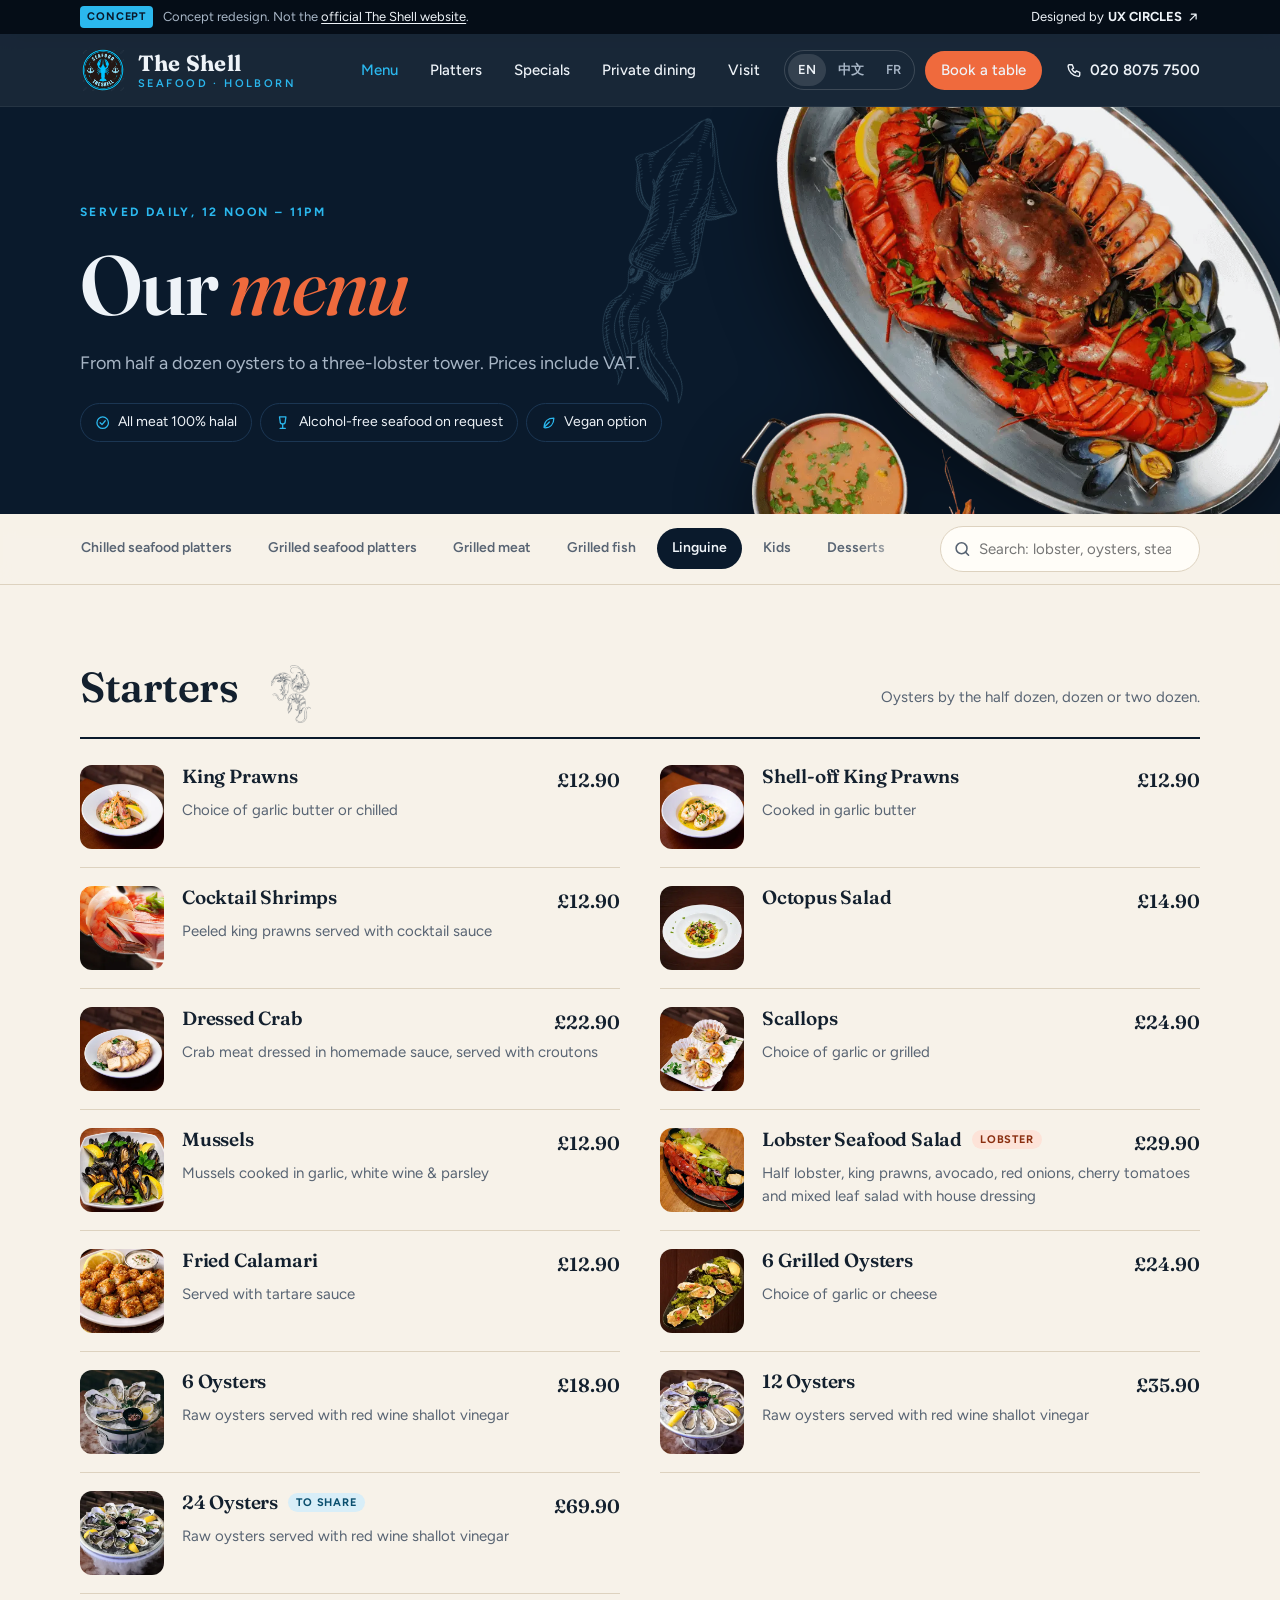
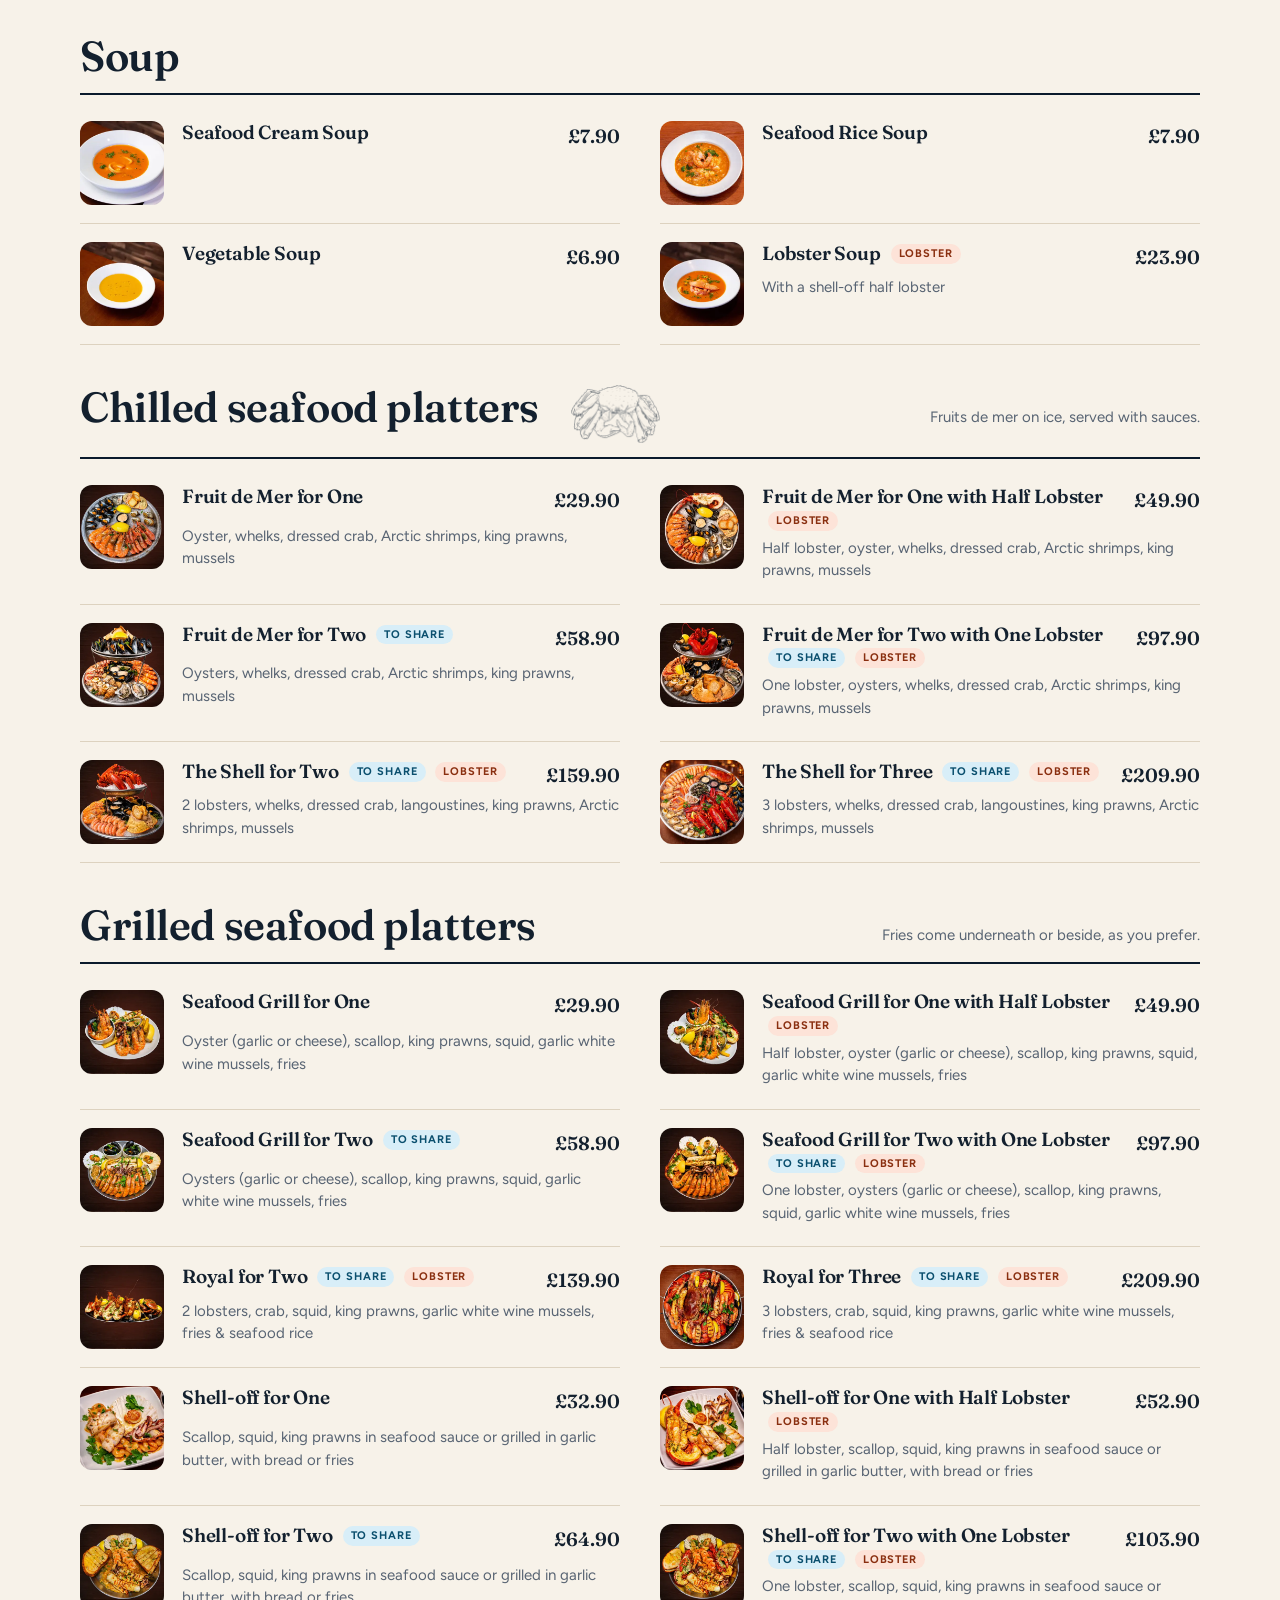
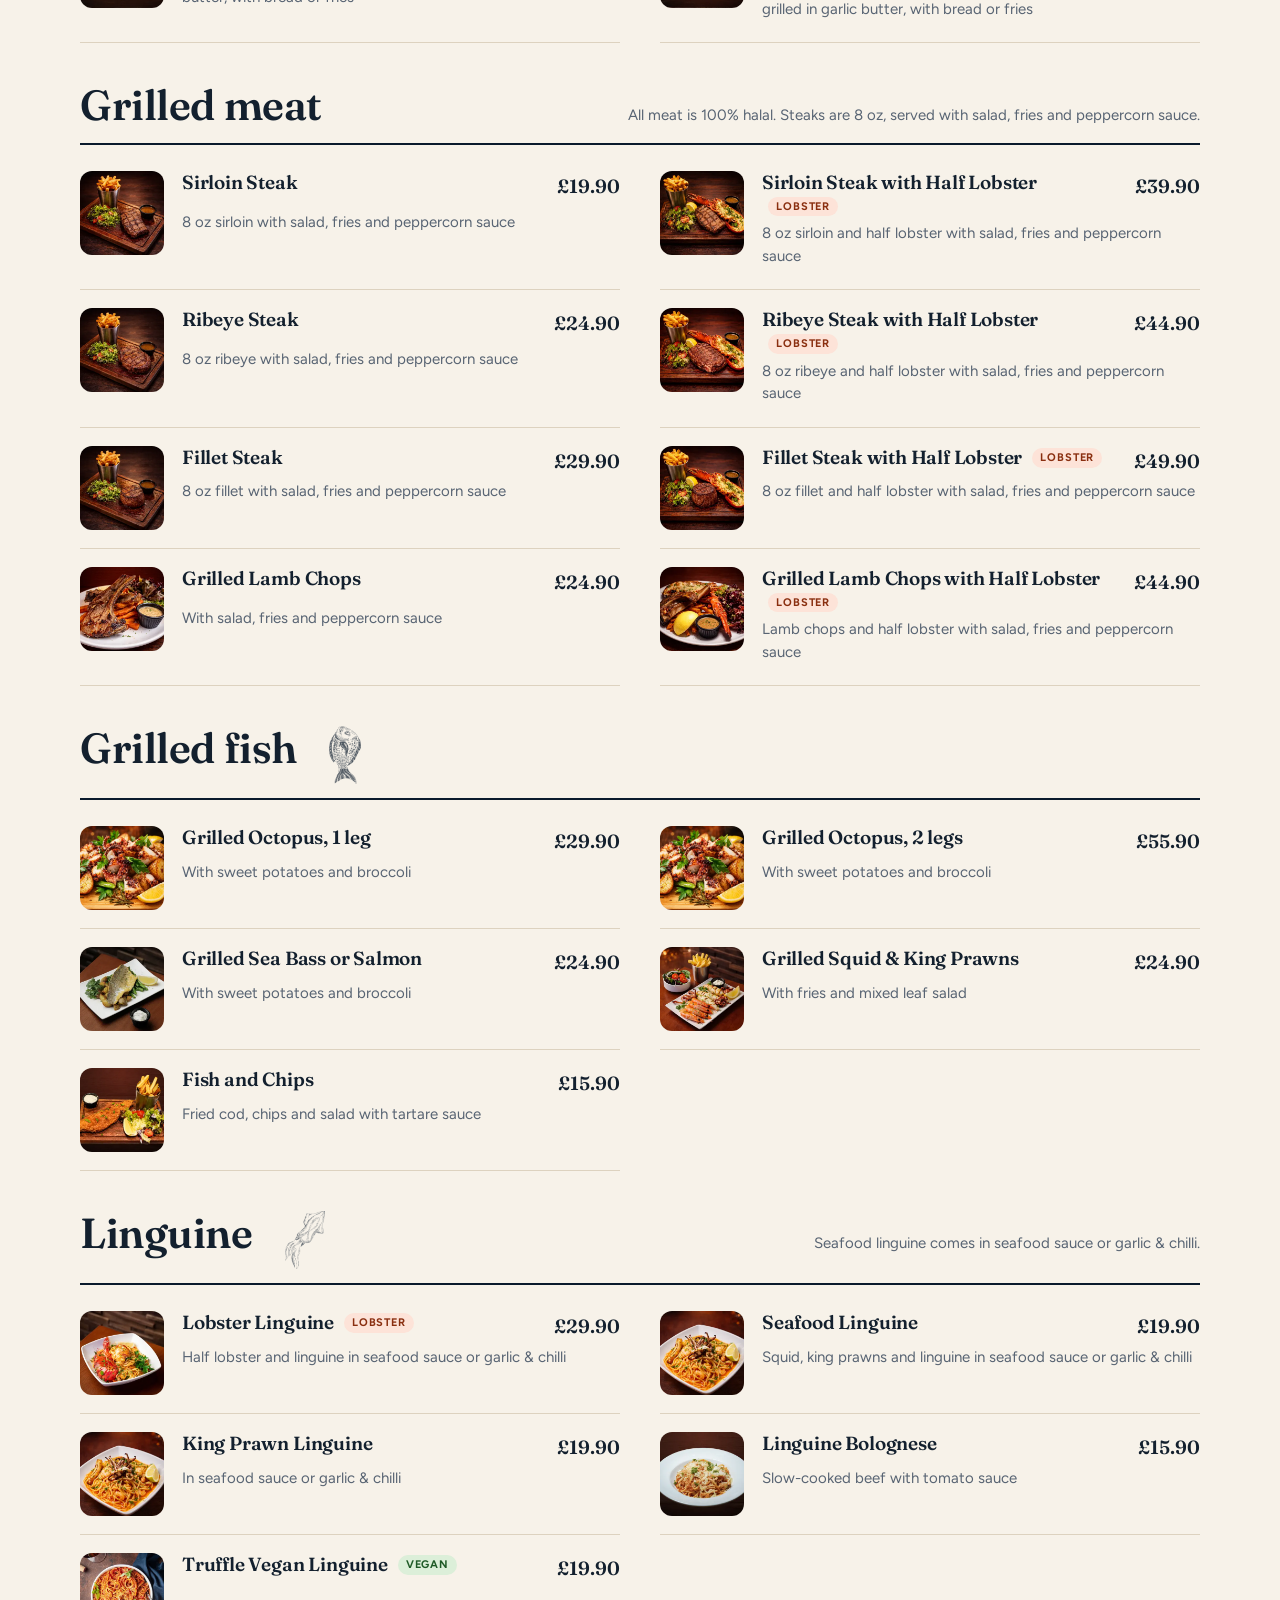
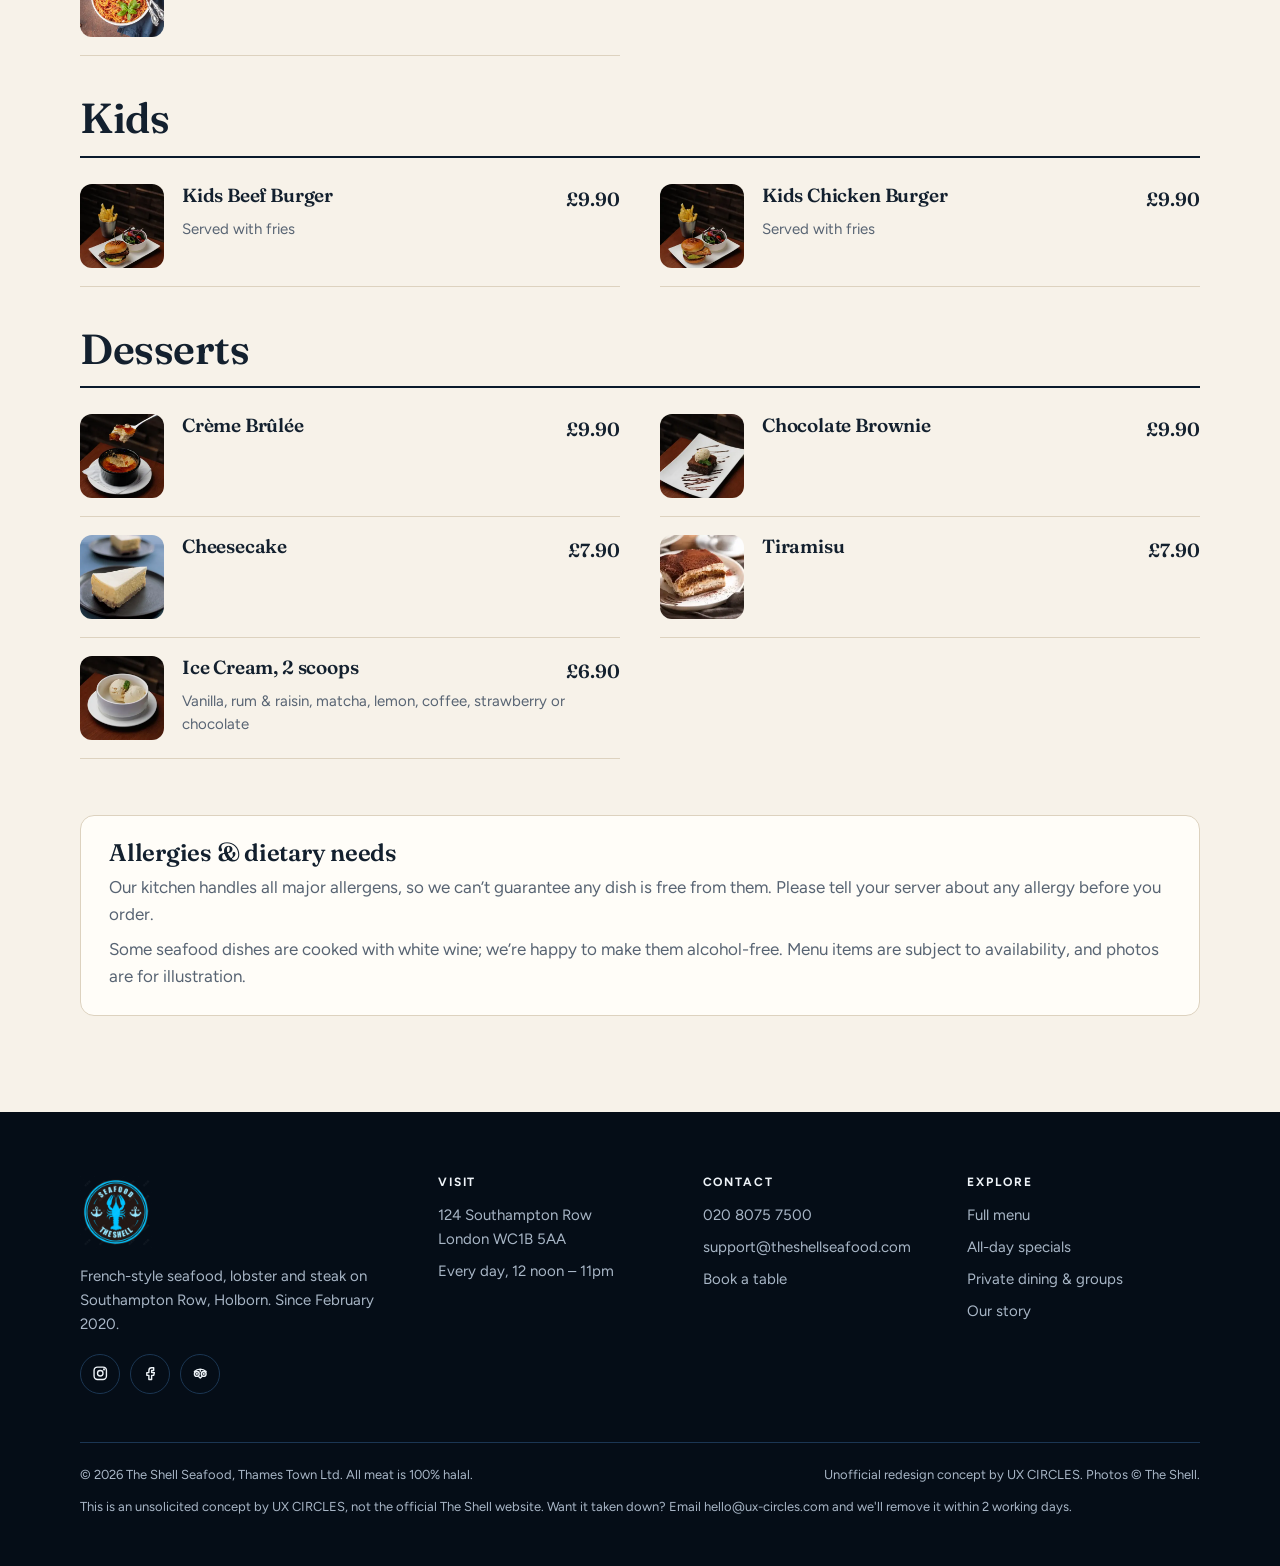
<file: menu.html>
<!doctype html>
<html lang="en-GB" class="no-js">
<head>
  <meta charset="utf-8">
  <meta name="viewport" content="width=device-width, initial-scale=1, viewport-fit=cover">
  <title>Menu · The Shell Seafood Restaurant, Holborn</title>
  <meta name="description" content="The full menu at The Shell: oysters, fruits de mer and grilled seafood platters, lobster, halal steaks, linguine, kids’ dishes and desserts, with prices.">
  <meta name="robots" content="noindex, nofollow">
  <meta name="theme-color" content="#0a1a2c">
  <link rel="canonical" href="https://uxcircles.github.io/theshellseafood/menu.html">
  <link rel="alternate" hreflang="en-GB" href="https://uxcircles.github.io/theshellseafood/menu.html">
  <link rel="alternate" hreflang="zh-Hans" href="https://uxcircles.github.io/theshellseafood/zh/menu.html">
  <link rel="alternate" hreflang="fr" href="https://uxcircles.github.io/theshellseafood/fr/menu.html">
  <link rel="alternate" hreflang="x-default" href="https://uxcircles.github.io/theshellseafood/menu.html">
  <link rel="icon" href="favicon.png" type="image/png">
  <link rel="apple-touch-icon" href="apple-touch-icon.png">

  <meta property="og:type" content="restaurant">
  <meta property="og:site_name" content="The Shell Seafood Restaurant">
  <meta property="og:title" content="Menu · The Shell Seafood Restaurant, Holborn">
  <meta property="og:description" content="The full menu at The Shell: oysters, fruits de mer and grilled seafood platters, lobster, halal steaks, linguine, kids’ dishes and desserts, with prices.">
  <meta property="og:url" content="https://uxcircles.github.io/theshellseafood/menu.html">
  <meta property="og:image" content="https://uxcircles.github.io/theshellseafood/assets/img/og.jpg">
  <meta property="og:image:width" content="1200">
  <meta property="og:image:height" content="630">
  <meta name="twitter:card" content="summary_large_image">

  <link rel="preconnect" href="https://fonts.googleapis.com">
  <link rel="preconnect" href="https://fonts.gstatic.com" crossorigin>
  <link href="https://fonts.googleapis.com/css2?family=Anton&family=Figtree:wght@400;500;600;700&family=Fraunces:ital,opsz,wght@0,9..144,500;0,9..144,600;0,9..144,700;1,9..144,500&display=swap" rel="stylesheet">
  <link rel="stylesheet" href="assets/css/style.css?v=11">
  <script type="application/ld+json">
  {
    "@context": "https://schema.org",
    "@type": "SeafoodRestaurant",
    "name": "The Shell Seafood Restaurant",
    "alternateName": ["The Shell", "The Shell Holborn"],
    "servesCuisine": ["Seafood", "French", "Steak"],
    "address": {
      "@type": "PostalAddress",
      "streetAddress": "124 Southampton Row",
      "addressLocality": "London",
      "postalCode": "WC1B 5AA",
      "addressCountry": "GB"
    },
    "geo": { "@type": "GeoCoordinates", "latitude": 51.5207627, "longitude": -0.1229369 },
    "telephone": "+442080757500",
    "email": "support@theshellseafood.com",
    "url": "https://uxcircles.github.io/theshellseafood/",
    "image": "https://uxcircles.github.io/theshellseafood/assets/img/og.jpg",
    "logo": "https://uxcircles.github.io/theshellseafood/assets/img/logo-badge.png",
    "menu": "https://uxcircles.github.io/theshellseafood/menu.html",
    "acceptsReservations": "True",
    "priceRange": "££",
    "openingHoursSpecification": [
      { "@type": "OpeningHoursSpecification", "dayOfWeek": ["Monday", "Tuesday", "Wednesday", "Thursday", "Friday", "Saturday", "Sunday"], "opens": "12:00", "closes": "23:00" }
    ],
    "sameAs": ["https://www.instagram.com/theshellseafood/", "https://www.facebook.com/TheShellSeafood/", "https://www.tripadvisor.co.uk/Restaurant_Review-g186338-d20214731-Reviews-The_Shell_Holborn-London_England.html"]
  }
  </script>
</head>
<body>
  <svg aria-hidden="true" focusable="false" style="position:absolute;width:0;height:0;overflow:hidden">
    <symbol id="i-phone" viewBox="0 0 24 24"><path d="M5 4h4l2 5-2.5 1.5a11 11 0 0 0 5 5L15 13l5 2v4a2 2 0 0 1-2 2A16 16 0 0 1 3 6a2 2 0 0 1 2-2"/></symbol>
    <symbol id="i-arrow" viewBox="0 0 24 24"><path d="M5 12h14M13 6l6 6-6 6"/></symbol>
    <symbol id="i-ext" viewBox="0 0 24 24"><path d="M7 17 17 7M9 7h8v8"/></symbol>
    <symbol id="i-pin" viewBox="0 0 24 24"><path d="M12 21s-7-6.2-7-11.5A7 7 0 0 1 19 9.5C19 14.8 12 21 12 21z"/><circle cx="12" cy="9.5" r="2.5"/></symbol>
    <symbol id="i-clock" viewBox="0 0 24 24"><circle cx="12" cy="12" r="9"/><path d="M12 7v5l3 2"/></symbol>
    <symbol id="i-mail" viewBox="0 0 24 24"><rect x="3" y="5" width="18" height="14" rx="2"/><path d="m3 7 9 6 9-6"/></symbol>
    <symbol id="i-search" viewBox="0 0 24 24"><circle cx="11" cy="11" r="7"/><path d="m20 20-4-4"/></symbol>
    <symbol id="i-leaf" viewBox="0 0 24 24"><path d="M5 19c0-9 6-14 15-14 0 9-5 15-14 15"/><path d="M5 19 13 11"/></symbol>
    <symbol id="i-check" viewBox="0 0 24 24"><circle cx="12" cy="12" r="9"/><path d="m8 12 3 3 5-6"/></symbol>
    <symbol id="i-glass" viewBox="0 0 24 24"><path d="M7 3h10l-1 7a4 4 0 0 1-8 0zM12 14v7M8 21h8"/></symbol>
    <symbol id="i-child" viewBox="0 0 24 24"><circle cx="12" cy="6" r="3"/><path d="M6 21v-4a6 6 0 0 1 12 0v4M9 13l3 3 3-3"/></symbol>
    <symbol id="i-users" viewBox="0 0 24 24"><circle cx="9" cy="8" r="3.5"/><path d="M2.5 20a6.5 6.5 0 0 1 13 0"/><path d="M16 4.5a3.5 3.5 0 0 1 0 7M18 14.5a6.5 6.5 0 0 1 3.5 5.5"/></symbol>
    <symbol id="i-cake" viewBox="0 0 24 24"><path d="M4 21V12h16v9M2 21h20M4 16c2 1.5 4 1.5 6 0s4-1.5 6 0 4 1.5 4 0M12 12V8M12 5.5V5"/></symbol>
    <symbol id="i-case" viewBox="0 0 24 24"><rect x="3" y="7" width="18" height="13" rx="2"/><path d="M9 7V5a2 2 0 0 1 2-2h2a2 2 0 0 1 2 2v2M3 13h18"/></symbol>
    <symbol id="i-heart" viewBox="0 0 24 24"><path d="M12 20s-8-4.6-8-10.5A4.5 4.5 0 0 1 12 7a4.5 4.5 0 0 1 8 2.5C20 15.4 12 20 12 20z"/></symbol>
    <symbol id="i-car" viewBox="0 0 24 24"><path d="M5 16V11l2-5h10l2 5v5M3 16h18v3h-3v-1H6v1H3zM5 11h14"/><circle cx="7.5" cy="13.5" r=".5"/><circle cx="16.5" cy="13.5" r=".5"/></symbol>
    <symbol id="i-alert" viewBox="0 0 24 24"><path d="M12 3 2 20h20L12 3z"/><path d="M12 10v4M12 17h.01"/></symbol>
    <symbol id="i-star" viewBox="0 0 24 24"><path d="m12 3 2.7 5.6 6.1.9-4.4 4.3 1 6.1-5.4-2.9-5.4 2.9 1-6.1L3.2 9.5l6.1-.9z"/></symbol>
    <symbol id="i-fish" viewBox="0 0 24 24"><path d="M2 12s4-6 11-6c4 0 7 3 9 6-2 3-5 6-9 6-7 0-11-6-11-6zM2 12l-1 4M2 12 1 8"/><circle cx="16.5" cy="10.5" r=".6"/></symbol>
    <symbol id="i-ig" viewBox="0 0 24 24"><rect x="3" y="3" width="18" height="18" rx="5"/><circle cx="12" cy="12" r="4"/><circle cx="17.5" cy="6.5" r=".6"/></symbol>
    <symbol id="i-fb" viewBox="0 0 24 24"><path d="M14 8h3V4h-3a4 4 0 0 0-4 4v3H7v4h3v6h4v-6h3l1-4h-4V8z"/></symbol>
    <symbol id="i-ta" viewBox="0 0 24 24"><circle cx="7" cy="13" r="3.5"/><circle cx="17" cy="13" r="3.5"/><path d="M3.5 9.5C6 7 9 6 12 6s6 1 8.5 3.5M12 6v3M10 17l2 2 2-2"/><circle cx="7" cy="13" r=".6"/><circle cx="17" cy="13" r=".6"/></symbol>
  </svg>
  <a class="skip" href="#main">Skip to content</a>

  <header class="site-header">
    <div class="concept-bar" role="note">
      <div class="wrap concept-inner">
        <p><span class="concept-tag">Concept</span><span class="concept-long">Concept redesign. Not the <a href="https://www.theshellseafood.com/" target="_blank" rel="noopener">official The Shell website</a>.</span><span class="concept-short">Concept redesign</span></p>
        <a href="https://ux-circles.com/restaurants" target="_blank" rel="noopener"><span class="concept-by">Designed by</span> <strong>UX CIRCLES</strong> <svg class="icon" aria-hidden="true"><use href="#i-ext"/></svg></a>
      </div>
    </div>
    <div class="header-bar">
      <div class="wrap header-inner">
        <a class="brand" href="index.html" aria-label="The Shell, home">
          <img src="assets/img/logo-badge.png" alt="" width="46" height="46">
          <span class="brand-name"><strong>The Shell</strong><span>Seafood · Holborn</span></span>
        </a>
        <nav class="nav" id="site-nav" aria-label="Main">
          <a href="menu.html" aria-current="page">Menu</a>
          <a href="index.html#platters">Platters</a>
          <a href="index.html#specials">Specials</a>
          <a href="private-dining.html">Private dining</a>
          <a href="index.html#visit">Visit</a>
          <!--lang--><div class="lang-switch" role="group" aria-label="Language"><a href="menu.html" hreflang="en-GB" lang="en-GB" aria-current="true">EN</a><a href="zh/menu.html" hreflang="zh-Hans" lang="zh-Hans">中文</a><a href="fr/menu.html" hreflang="fr" lang="fr">FR</a></div><!--/lang-->
          <a class="btn btn-primary btn-sm" href="book.html">Book a table</a>
        </nav>
        <a class="header-call" href="tel:+442080757500"><svg class="icon" aria-hidden="true"><use href="#i-phone"/></svg><span>020 8075 7500</span><span class="visually-hidden"> Call the restaurant</span></a>
        <button class="nav-toggle" type="button" aria-expanded="false" aria-controls="site-nav" data-nav-toggle><span class="bars" aria-hidden="true"></span><span class="nav-toggle-label">Menu</span></button>
      </div>
    </div>
  </header>

  <main id="main">
    <section class="page-hero" aria-labelledby="menu-title">
      <div class="wrap page-hero-inner">
        <img class="art" src="assets/img/royal-cutout-500.webp" srcset="assets/img/royal-cutout-500.webp 500w, assets/img/royal-cutout-1000.webp 939w" sizes="(max-width: 860px) 72vw, 560px" width="490" height="500" alt="">
        <img class="sketch sk-page" src="assets/img/sketch-squid-light.webp" width="500" height="720" alt="" aria-hidden="true" loading="lazy" decoding="async">
        <span class="eyebrow light">Served daily, 12 noon – 11pm</span>
        <h1 id="menu-title">Our <em class="script">menu</em></h1>
        <p>From half a dozen oysters to a three-lobster tower. Prices include VAT.</p>
        <ul class="menu-notes">
          <li><svg class="icon" aria-hidden="true"><use href="#i-check"/></svg>All meat 100% halal</li>
          <li><svg class="icon" aria-hidden="true"><use href="#i-glass"/></svg>Alcohol-free seafood on request</li>
          <li><svg class="icon" aria-hidden="true"><use href="#i-leaf"/></svg>Vegan option</li>
        </ul>
      </div>
    </section>

    <div class="menu-tools">
      <div class="wrap menu-tools-inner">
        <nav class="menu-cats" aria-label="Menu sections">
          <a href="#starters">Starters</a>
          <a href="#soup">Soup</a>
          <a href="#chilled-platters">Chilled seafood platters</a>
          <a href="#grilled-platters">Grilled seafood platters</a>
          <a href="#grilled-meat">Grilled meat</a>
          <a href="#grilled-fish">Grilled fish</a>
          <a href="#linguine">Linguine</a>
          <a href="#kids">Kids</a>
          <a href="#desserts">Desserts</a>
        </nav>
        <div class="menu-search">
          <label class="visually-hidden" for="menu-search">Search the menu</label>
          <svg class="icon" aria-hidden="true"><use href="#i-search"/></svg>
          <input id="menu-search" type="search" placeholder="Search: lobster, oysters, steak…" autocomplete="off">
        </div>
      </div>
    </div>

    <div class="wrap menu-body">
        <section class="menu-section" id="starters" aria-labelledby="starters-h">
          <div class="menu-section-head"><h2 id="starters-h">Starters</h2><img class="sketch sk-menu" src="assets/img/sketch-shrimp-ink.webp" width="507" height="720" alt="" aria-hidden="true" loading="lazy" decoding="async"><p>Oysters by the half dozen, dozen or two dozen.</p></div>
          <ul class="menu-items">
            <li class="menu-item">
              <img src="assets/img/menu/king-prawns-320.webp" srcset="assets/img/menu/king-prawns-320.webp 320w, assets/img/menu/king-prawns-640.webp 640w" sizes="84px" width="84" height="84" alt="King Prawns" loading="lazy" decoding="async">
              <h3>King Prawns</h3>
              <span class="price">£12.90</span>
              <p>Choice of garlic butter or chilled</p>
            </li>
            <li class="menu-item">
              <img src="assets/img/menu/shell-off-king-prawns-320.webp" srcset="assets/img/menu/shell-off-king-prawns-320.webp 320w, assets/img/menu/shell-off-king-prawns-640.webp 640w" sizes="84px" width="84" height="84" alt="Shell-off King Prawns" loading="lazy" decoding="async">
              <h3>Shell-off King Prawns</h3>
              <span class="price">£12.90</span>
              <p>Cooked in garlic butter</p>
            </li>
            <li class="menu-item">
              <img src="assets/img/menu/cocktail-shrimps-320.webp" srcset="assets/img/menu/cocktail-shrimps-320.webp 320w, assets/img/menu/cocktail-shrimps-640.webp 640w" sizes="84px" width="84" height="84" alt="Cocktail Shrimps" loading="lazy" decoding="async">
              <h3>Cocktail Shrimps</h3>
              <span class="price">£12.90</span>
              <p>Peeled king prawns served with cocktail sauce</p>
            </li>
            <li class="menu-item">
              <img src="assets/img/menu/octopus-salad-320.webp" srcset="assets/img/menu/octopus-salad-320.webp 320w, assets/img/menu/octopus-salad-640.webp 640w" sizes="84px" width="84" height="84" alt="Octopus Salad" loading="lazy" decoding="async">
              <h3>Octopus Salad</h3>
              <span class="price">£14.90</span>
            </li>
            <li class="menu-item">
              <img src="assets/img/menu/dressed-crab-320.webp" srcset="assets/img/menu/dressed-crab-320.webp 320w, assets/img/menu/dressed-crab-640.webp 640w" sizes="84px" width="84" height="84" alt="Dressed Crab" loading="lazy" decoding="async">
              <h3>Dressed Crab</h3>
              <span class="price">£22.90</span>
              <p>Crab meat dressed in homemade sauce, served with croutons</p>
            </li>
            <li class="menu-item">
              <img src="assets/img/menu/scallops-320.webp" srcset="assets/img/menu/scallops-320.webp 320w, assets/img/menu/scallops-640.webp 640w" sizes="84px" width="84" height="84" alt="Scallops" loading="lazy" decoding="async">
              <h3>Scallops</h3>
              <span class="price">£24.90</span>
              <p>Choice of garlic or grilled</p>
            </li>
            <li class="menu-item">
              <img src="assets/img/menu/mussels-320.webp" srcset="assets/img/menu/mussels-320.webp 320w, assets/img/menu/mussels-640.webp 640w" sizes="84px" width="84" height="84" alt="Mussels" loading="lazy" decoding="async">
              <h3>Mussels</h3>
              <span class="price">£12.90</span>
              <p>Mussels cooked in garlic, white wine &amp; parsley</p>
            </li>
            <li class="menu-item">
              <img src="assets/img/menu/lobster-seafood-salad-320.webp" srcset="assets/img/menu/lobster-seafood-salad-320.webp 320w, assets/img/menu/lobster-seafood-salad-640.webp 640w" sizes="84px" width="84" height="84" alt="Lobster Seafood Salad" loading="lazy" decoding="async">
              <h3>Lobster Seafood Salad <span class="tag tag-lobster">Lobster</span></h3>
              <span class="price">£29.90</span>
              <p>Half lobster, king prawns, avocado, red onions, cherry tomatoes and mixed leaf salad with house dressing</p>
            </li>
            <li class="menu-item">
              <img src="assets/img/menu/fried-calamari-320.webp" srcset="assets/img/menu/fried-calamari-320.webp 320w, assets/img/menu/fried-calamari-640.webp 640w" sizes="84px" width="84" height="84" alt="Fried Calamari" loading="lazy" decoding="async">
              <h3>Fried Calamari</h3>
              <span class="price">£12.90</span>
              <p>Served with tartare sauce</p>
            </li>
            <li class="menu-item">
              <img src="assets/img/menu/6-oysters-grilled-320.webp" srcset="assets/img/menu/6-oysters-grilled-320.webp 320w, assets/img/menu/6-oysters-grilled-640.webp 640w" sizes="84px" width="84" height="84" alt="6 Grilled Oysters" loading="lazy" decoding="async">
              <h3>6 Grilled Oysters</h3>
              <span class="price">£24.90</span>
              <p>Choice of garlic or cheese</p>
            </li>
            <li class="menu-item">
              <img src="assets/img/menu/6-oysters-320.webp" srcset="assets/img/menu/6-oysters-320.webp 320w, assets/img/menu/6-oysters-640.webp 640w" sizes="84px" width="84" height="84" alt="6 Oysters" loading="lazy" decoding="async">
              <h3>6 Oysters</h3>
              <span class="price">£18.90</span>
              <p>Raw oysters served with red wine shallot vinegar</p>
            </li>
            <li class="menu-item">
              <img src="assets/img/menu/12-oysters-320.webp" srcset="assets/img/menu/12-oysters-320.webp 320w, assets/img/menu/12-oysters-640.webp 640w" sizes="84px" width="84" height="84" alt="12 Oysters" loading="lazy" decoding="async">
              <h3>12 Oysters</h3>
              <span class="price">£35.90</span>
              <p>Raw oysters served with red wine shallot vinegar</p>
            </li>
            <li class="menu-item">
              <img src="assets/img/menu/24-oysters-320.webp" srcset="assets/img/menu/24-oysters-320.webp 320w, assets/img/menu/24-oysters-640.webp 640w" sizes="84px" width="84" height="84" alt="24 Oysters" loading="lazy" decoding="async">
              <h3>24 Oysters <span class="tag tag-share">To share</span></h3>
              <span class="price">£69.90</span>
              <p>Raw oysters served with red wine shallot vinegar</p>
            </li>
          </ul>
        </section>
        <section class="menu-section" id="soup" aria-labelledby="soup-h">
          <div class="menu-section-head"><h2 id="soup-h">Soup</h2></div>
          <ul class="menu-items">
            <li class="menu-item">
              <img src="assets/img/menu/seafood-cream-320.webp" srcset="assets/img/menu/seafood-cream-320.webp 320w, assets/img/menu/seafood-cream-640.webp 640w" sizes="84px" width="84" height="84" alt="Seafood Cream Soup" loading="lazy" decoding="async">
              <h3>Seafood Cream Soup</h3>
              <span class="price">£7.90</span>
            </li>
            <li class="menu-item">
              <img src="assets/img/menu/seafood-rice-320.webp" srcset="assets/img/menu/seafood-rice-320.webp 320w, assets/img/menu/seafood-rice-640.webp 640w" sizes="84px" width="84" height="84" alt="Seafood Rice Soup" loading="lazy" decoding="async">
              <h3>Seafood Rice Soup</h3>
              <span class="price">£7.90</span>
            </li>
            <li class="menu-item">
              <img src="assets/img/menu/vegetable-soup-320.webp" srcset="assets/img/menu/vegetable-soup-320.webp 320w, assets/img/menu/vegetable-soup-640.webp 640w" sizes="84px" width="84" height="84" alt="Vegetable Soup" loading="lazy" decoding="async">
              <h3>Vegetable Soup</h3>
              <span class="price">£6.90</span>
            </li>
            <li class="menu-item">
              <img src="assets/img/menu/lobster-soup-320.webp" srcset="assets/img/menu/lobster-soup-320.webp 320w, assets/img/menu/lobster-soup-640.webp 640w" sizes="84px" width="84" height="84" alt="Lobster Soup" loading="lazy" decoding="async">
              <h3>Lobster Soup <span class="tag tag-lobster">Lobster</span></h3>
              <span class="price">£23.90</span>
              <p>With a shell-off half lobster</p>
            </li>
          </ul>
        </section>
        <section class="menu-section" id="chilled-platters" aria-labelledby="chilled-platters-h">
          <div class="menu-section-head"><h2 id="chilled-platters-h">Chilled seafood platters</h2><img class="sketch sk-menu" src="assets/img/sketch-crab-ink.webp" width="720" height="471" alt="" aria-hidden="true" loading="lazy" decoding="async"><p>Fruits de mer on ice, served with sauces.</p></div>
          <ul class="menu-items">
            <li class="menu-item">
              <img src="assets/img/menu/fruit-de-mer-for-one-320.webp" srcset="assets/img/menu/fruit-de-mer-for-one-320.webp 320w, assets/img/menu/fruit-de-mer-for-one-640.webp 640w" sizes="84px" width="84" height="84" alt="Fruit de Mer for One" loading="lazy" decoding="async">
              <h3>Fruit de Mer for One</h3>
              <span class="price">£29.90</span>
              <p>Oyster, whelks, dressed crab, Arctic shrimps, king prawns, mussels</p>
            </li>
            <li class="menu-item">
              <img src="assets/img/menu/fruit-de-mer-for-one-with-half-lobster-320.webp" srcset="assets/img/menu/fruit-de-mer-for-one-with-half-lobster-320.webp 320w, assets/img/menu/fruit-de-mer-for-one-with-half-lobster-640.webp 640w" sizes="84px" width="84" height="84" alt="Fruit de Mer for One with Half Lobster" loading="lazy" decoding="async">
              <h3>Fruit de Mer for One with Half Lobster <span class="tag tag-lobster">Lobster</span></h3>
              <span class="price">£49.90</span>
              <p>Half lobster, oyster, whelks, dressed crab, Arctic shrimps, king prawns, mussels</p>
            </li>
            <li class="menu-item">
              <img src="assets/img/menu/fruit-de-mer-for-two-320.webp" srcset="assets/img/menu/fruit-de-mer-for-two-320.webp 320w, assets/img/menu/fruit-de-mer-for-two-640.webp 640w" sizes="84px" width="84" height="84" alt="Fruit de Mer for Two" loading="lazy" decoding="async">
              <h3>Fruit de Mer for Two <span class="tag tag-share">To share</span></h3>
              <span class="price">£58.90</span>
              <p>Oysters, whelks, dressed crab, Arctic shrimps, king prawns, mussels</p>
            </li>
            <li class="menu-item">
              <img src="assets/img/menu/fruit-de-mer-for-two-with-one-lobster-320.webp" srcset="assets/img/menu/fruit-de-mer-for-two-with-one-lobster-320.webp 320w, assets/img/menu/fruit-de-mer-for-two-with-one-lobster-640.webp 640w" sizes="84px" width="84" height="84" alt="Fruit de Mer for Two with One Lobster" loading="lazy" decoding="async">
              <h3>Fruit de Mer for Two with One Lobster <span class="tag tag-share">To share</span> <span class="tag tag-lobster">Lobster</span></h3>
              <span class="price">£97.90</span>
              <p>One lobster, oysters, whelks, dressed crab, Arctic shrimps, king prawns, mussels</p>
            </li>
            <li class="menu-item">
              <img src="assets/img/menu/the-shell-for-two-320.webp" srcset="assets/img/menu/the-shell-for-two-320.webp 320w, assets/img/menu/the-shell-for-two-640.webp 640w" sizes="84px" width="84" height="84" alt="The Shell for Two" loading="lazy" decoding="async">
              <h3>The Shell for Two <span class="tag tag-share">To share</span> <span class="tag tag-lobster">Lobster</span></h3>
              <span class="price">£159.90</span>
              <p>2 lobsters, whelks, dressed crab, langoustines, king prawns, Arctic shrimps, mussels</p>
            </li>
            <li class="menu-item">
              <img src="assets/img/menu/the-shell-for-three-320.webp" srcset="assets/img/menu/the-shell-for-three-320.webp 320w, assets/img/menu/the-shell-for-three-640.webp 640w" sizes="84px" width="84" height="84" alt="The Shell for Three" loading="lazy" decoding="async">
              <h3>The Shell for Three <span class="tag tag-share">To share</span> <span class="tag tag-lobster">Lobster</span></h3>
              <span class="price">£209.90</span>
              <p>3 lobsters, whelks, dressed crab, langoustines, king prawns, Arctic shrimps, mussels</p>
            </li>
          </ul>
        </section>
        <section class="menu-section" id="grilled-platters" aria-labelledby="grilled-platters-h">
          <div class="menu-section-head"><h2 id="grilled-platters-h">Grilled seafood platters</h2><p>Fries come underneath or beside, as you prefer.</p></div>
          <ul class="menu-items">
            <li class="menu-item">
              <img src="assets/img/menu/seafood-grill-for-one-320.webp" srcset="assets/img/menu/seafood-grill-for-one-320.webp 320w, assets/img/menu/seafood-grill-for-one-640.webp 640w" sizes="84px" width="84" height="84" alt="Seafood Grill for One" loading="lazy" decoding="async">
              <h3>Seafood Grill for One</h3>
              <span class="price">£29.90</span>
              <p>Oyster (garlic or cheese), scallop, king prawns, squid, garlic white wine mussels, fries</p>
            </li>
            <li class="menu-item">
              <img src="assets/img/menu/seafood-grill-for-one-with-half-lobster-320.webp" srcset="assets/img/menu/seafood-grill-for-one-with-half-lobster-320.webp 320w, assets/img/menu/seafood-grill-for-one-with-half-lobster-640.webp 640w" sizes="84px" width="84" height="84" alt="Seafood Grill for One with Half Lobster" loading="lazy" decoding="async">
              <h3>Seafood Grill for One with Half Lobster <span class="tag tag-lobster">Lobster</span></h3>
              <span class="price">£49.90</span>
              <p>Half lobster, oyster (garlic or cheese), scallop, king prawns, squid, garlic white wine mussels, fries</p>
            </li>
            <li class="menu-item">
              <img src="assets/img/menu/seafood-grill-for-two-320.webp" srcset="assets/img/menu/seafood-grill-for-two-320.webp 320w, assets/img/menu/seafood-grill-for-two-640.webp 640w" sizes="84px" width="84" height="84" alt="Seafood Grill for Two" loading="lazy" decoding="async">
              <h3>Seafood Grill for Two <span class="tag tag-share">To share</span></h3>
              <span class="price">£58.90</span>
              <p>Oysters (garlic or cheese), scallop, king prawns, squid, garlic white wine mussels, fries</p>
            </li>
            <li class="menu-item">
              <img src="assets/img/menu/seafood-grill-for-two-with-one-lobster-320.webp" srcset="assets/img/menu/seafood-grill-for-two-with-one-lobster-320.webp 320w, assets/img/menu/seafood-grill-for-two-with-one-lobster-640.webp 640w" sizes="84px" width="84" height="84" alt="Seafood Grill for Two with One Lobster" loading="lazy" decoding="async">
              <h3>Seafood Grill for Two with One Lobster <span class="tag tag-share">To share</span> <span class="tag tag-lobster">Lobster</span></h3>
              <span class="price">£97.90</span>
              <p>One lobster, oysters (garlic or cheese), scallop, king prawns, squid, garlic white wine mussels, fries</p>
            </li>
            <li class="menu-item">
              <img src="assets/img/menu/royal-for-two-320.webp" srcset="assets/img/menu/royal-for-two-320.webp 320w, assets/img/menu/royal-for-two-640.webp 640w" sizes="84px" width="84" height="84" alt="Royal for Two" loading="lazy" decoding="async">
              <h3>Royal for Two <span class="tag tag-share">To share</span> <span class="tag tag-lobster">Lobster</span></h3>
              <span class="price">£139.90</span>
              <p>2 lobsters, crab, squid, king prawns, garlic white wine mussels, fries &amp; seafood rice</p>
            </li>
            <li class="menu-item">
              <img src="assets/img/menu/royal-for-three-320.webp" srcset="assets/img/menu/royal-for-three-320.webp 320w, assets/img/menu/royal-for-three-640.webp 640w" sizes="84px" width="84" height="84" alt="Royal for Three" loading="lazy" decoding="async">
              <h3>Royal for Three <span class="tag tag-share">To share</span> <span class="tag tag-lobster">Lobster</span></h3>
              <span class="price">£209.90</span>
              <p>3 lobsters, crab, squid, king prawns, garlic white wine mussels, fries &amp; seafood rice</p>
            </li>
            <li class="menu-item">
              <img src="assets/img/menu/shell-off-for-one-320.webp" srcset="assets/img/menu/shell-off-for-one-320.webp 320w, assets/img/menu/shell-off-for-one-640.webp 640w" sizes="84px" width="84" height="84" alt="Shell-off for One" loading="lazy" decoding="async">
              <h3>Shell-off for One</h3>
              <span class="price">£32.90</span>
              <p>Scallop, squid, king prawns in seafood sauce or grilled in garlic butter, with bread or fries</p>
            </li>
            <li class="menu-item">
              <img src="assets/img/menu/shell-off-for-one-with-half-lobster-320.webp" srcset="assets/img/menu/shell-off-for-one-with-half-lobster-320.webp 320w, assets/img/menu/shell-off-for-one-with-half-lobster-640.webp 640w" sizes="84px" width="84" height="84" alt="Shell-off for One with Half Lobster" loading="lazy" decoding="async">
              <h3>Shell-off for One with Half Lobster <span class="tag tag-lobster">Lobster</span></h3>
              <span class="price">£52.90</span>
              <p>Half lobster, scallop, squid, king prawns in seafood sauce or grilled in garlic butter, with bread or fries</p>
            </li>
            <li class="menu-item">
              <img src="assets/img/menu/shell-off-for-two-320.webp" srcset="assets/img/menu/shell-off-for-two-320.webp 320w, assets/img/menu/shell-off-for-two-640.webp 640w" sizes="84px" width="84" height="84" alt="Shell-off for Two" loading="lazy" decoding="async">
              <h3>Shell-off for Two <span class="tag tag-share">To share</span></h3>
              <span class="price">£64.90</span>
              <p>Scallop, squid, king prawns in seafood sauce or grilled in garlic butter, with bread or fries</p>
            </li>
            <li class="menu-item">
              <img src="assets/img/menu/shell-off-for-two-with-one-lobster-320.webp" srcset="assets/img/menu/shell-off-for-two-with-one-lobster-320.webp 320w, assets/img/menu/shell-off-for-two-with-one-lobster-640.webp 640w" sizes="84px" width="84" height="84" alt="Shell-off for Two with One Lobster" loading="lazy" decoding="async">
              <h3>Shell-off for Two with One Lobster <span class="tag tag-share">To share</span> <span class="tag tag-lobster">Lobster</span></h3>
              <span class="price">£103.90</span>
              <p>One lobster, scallop, squid, king prawns in seafood sauce or grilled in garlic butter, with bread or fries</p>
            </li>
          </ul>
        </section>
        <section class="menu-section" id="grilled-meat" aria-labelledby="grilled-meat-h">
          <div class="menu-section-head"><h2 id="grilled-meat-h">Grilled meat</h2><p>All meat is 100% halal. Steaks are 8 oz, served with salad, fries and peppercorn sauce.</p></div>
          <ul class="menu-items">
            <li class="menu-item">
              <img src="assets/img/menu/sirloin-steak-320.webp" srcset="assets/img/menu/sirloin-steak-320.webp 320w, assets/img/menu/sirloin-steak-640.webp 640w" sizes="84px" width="84" height="84" alt="Sirloin Steak" loading="lazy" decoding="async">
              <h3>Sirloin Steak</h3>
              <span class="price">£19.90</span>
              <p>8 oz sirloin with salad, fries and peppercorn sauce</p>
            </li>
            <li class="menu-item">
              <img src="assets/img/menu/sirloin-steak-with-half-lobster-320.webp" srcset="assets/img/menu/sirloin-steak-with-half-lobster-320.webp 320w, assets/img/menu/sirloin-steak-with-half-lobster-640.webp 640w" sizes="84px" width="84" height="84" alt="Sirloin Steak with Half Lobster" loading="lazy" decoding="async">
              <h3>Sirloin Steak with Half Lobster <span class="tag tag-lobster">Lobster</span></h3>
              <span class="price">£39.90</span>
              <p>8 oz sirloin and half lobster with salad, fries and peppercorn sauce</p>
            </li>
            <li class="menu-item">
              <img src="assets/img/menu/ribeye-steak-320.webp" srcset="assets/img/menu/ribeye-steak-320.webp 320w, assets/img/menu/ribeye-steak-640.webp 640w" sizes="84px" width="84" height="84" alt="Ribeye Steak" loading="lazy" decoding="async">
              <h3>Ribeye Steak</h3>
              <span class="price">£24.90</span>
              <p>8 oz ribeye with salad, fries and peppercorn sauce</p>
            </li>
            <li class="menu-item">
              <img src="assets/img/menu/ribeye-steak-with-half-lobster-320.webp" srcset="assets/img/menu/ribeye-steak-with-half-lobster-320.webp 320w, assets/img/menu/ribeye-steak-with-half-lobster-640.webp 640w" sizes="84px" width="84" height="84" alt="Ribeye Steak with Half Lobster" loading="lazy" decoding="async">
              <h3>Ribeye Steak with Half Lobster <span class="tag tag-lobster">Lobster</span></h3>
              <span class="price">£44.90</span>
              <p>8 oz ribeye and half lobster with salad, fries and peppercorn sauce</p>
            </li>
            <li class="menu-item">
              <img src="assets/img/menu/fillet-steak-320.webp" srcset="assets/img/menu/fillet-steak-320.webp 320w, assets/img/menu/fillet-steak-640.webp 640w" sizes="84px" width="84" height="84" alt="Fillet Steak" loading="lazy" decoding="async">
              <h3>Fillet Steak</h3>
              <span class="price">£29.90</span>
              <p>8 oz fillet with salad, fries and peppercorn sauce</p>
            </li>
            <li class="menu-item">
              <img src="assets/img/menu/fillet-steak-with-half-lobster-320.webp" srcset="assets/img/menu/fillet-steak-with-half-lobster-320.webp 320w, assets/img/menu/fillet-steak-with-half-lobster-640.webp 640w" sizes="84px" width="84" height="84" alt="Fillet Steak with Half Lobster" loading="lazy" decoding="async">
              <h3>Fillet Steak with Half Lobster <span class="tag tag-lobster">Lobster</span></h3>
              <span class="price">£49.90</span>
              <p>8 oz fillet and half lobster with salad, fries and peppercorn sauce</p>
            </li>
            <li class="menu-item">
              <img src="assets/img/menu/grilled-lamb-chops-320.webp" srcset="assets/img/menu/grilled-lamb-chops-320.webp 320w, assets/img/menu/grilled-lamb-chops-640.webp 640w" sizes="84px" width="84" height="84" alt="Grilled Lamb Chops" loading="lazy" decoding="async">
              <h3>Grilled Lamb Chops</h3>
              <span class="price">£24.90</span>
              <p>With salad, fries and peppercorn sauce</p>
            </li>
            <li class="menu-item">
              <img src="assets/img/menu/grilled-lamb-chops-with-half-lobster-320.webp" srcset="assets/img/menu/grilled-lamb-chops-with-half-lobster-320.webp 320w, assets/img/menu/grilled-lamb-chops-with-half-lobster-640.webp 640w" sizes="84px" width="84" height="84" alt="Grilled Lamb Chops with Half Lobster" loading="lazy" decoding="async">
              <h3>Grilled Lamb Chops with Half Lobster <span class="tag tag-lobster">Lobster</span></h3>
              <span class="price">£44.90</span>
              <p>Lamb chops and half lobster with salad, fries and peppercorn sauce</p>
            </li>
          </ul>
        </section>
        <section class="menu-section" id="grilled-fish" aria-labelledby="grilled-fish-h">
          <div class="menu-section-head"><h2 id="grilled-fish-h">Grilled fish</h2><img class="sketch sk-menu" src="assets/img/sketch-fish-ink.webp" width="403" height="720" alt="" aria-hidden="true" loading="lazy" decoding="async"></div>
          <ul class="menu-items">
            <li class="menu-item">
              <img src="assets/img/menu/grilled-octopus-320.webp" srcset="assets/img/menu/grilled-octopus-320.webp 320w, assets/img/menu/grilled-octopus-640.webp 640w" sizes="84px" width="84" height="84" alt="Grilled Octopus, 1 leg" loading="lazy" decoding="async">
              <h3>Grilled Octopus, 1 leg</h3>
              <span class="price">£29.90</span>
              <p>With sweet potatoes and broccoli</p>
            </li>
            <li class="menu-item">
              <img src="assets/img/menu/grilled-octopus-320.webp" srcset="assets/img/menu/grilled-octopus-320.webp 320w, assets/img/menu/grilled-octopus-640.webp 640w" sizes="84px" width="84" height="84" alt="Grilled Octopus, 2 legs" loading="lazy" decoding="async">
              <h3>Grilled Octopus, 2 legs</h3>
              <span class="price">£55.90</span>
              <p>With sweet potatoes and broccoli</p>
            </li>
            <li class="menu-item">
              <img src="assets/img/menu/grilled-seabass-or-salmon-320.webp" srcset="assets/img/menu/grilled-seabass-or-salmon-320.webp 320w, assets/img/menu/grilled-seabass-or-salmon-640.webp 640w" sizes="84px" width="84" height="84" alt="Grilled Sea Bass or Salmon" loading="lazy" decoding="async">
              <h3>Grilled Sea Bass or Salmon</h3>
              <span class="price">£24.90</span>
              <p>With sweet potatoes and broccoli</p>
            </li>
            <li class="menu-item">
              <img src="assets/img/menu/grilled-squid-king-prawns-320.webp" srcset="assets/img/menu/grilled-squid-king-prawns-320.webp 320w, assets/img/menu/grilled-squid-king-prawns-640.webp 640w" sizes="84px" width="84" height="84" alt="Grilled Squid &amp; King Prawns" loading="lazy" decoding="async">
              <h3>Grilled Squid &amp; King Prawns</h3>
              <span class="price">£24.90</span>
              <p>With fries and mixed leaf salad</p>
            </li>
            <li class="menu-item">
              <img src="assets/img/menu/fish-and-chips-320.webp" srcset="assets/img/menu/fish-and-chips-320.webp 320w, assets/img/menu/fish-and-chips-640.webp 640w" sizes="84px" width="84" height="84" alt="Fish and Chips" loading="lazy" decoding="async">
              <h3>Fish and Chips</h3>
              <span class="price">£15.90</span>
              <p>Fried cod, chips and salad with tartare sauce</p>
            </li>
          </ul>
        </section>
        <section class="menu-section" id="linguine" aria-labelledby="linguine-h">
          <div class="menu-section-head"><h2 id="linguine-h">Linguine</h2><img class="sketch sk-menu" src="assets/img/sketch-squid-ink.webp" width="500" height="720" alt="" aria-hidden="true" loading="lazy" decoding="async"><p>Seafood linguine comes in seafood sauce or garlic &amp; chilli.</p></div>
          <ul class="menu-items">
            <li class="menu-item">
              <img src="assets/img/menu/lobster-linguine-320.webp" srcset="assets/img/menu/lobster-linguine-320.webp 320w, assets/img/menu/lobster-linguine-640.webp 640w" sizes="84px" width="84" height="84" alt="Lobster Linguine" loading="lazy" decoding="async">
              <h3>Lobster Linguine <span class="tag tag-lobster">Lobster</span></h3>
              <span class="price">£29.90</span>
              <p>Half lobster and linguine in seafood sauce or garlic &amp; chilli</p>
            </li>
            <li class="menu-item">
              <img src="assets/img/menu/seafood-linguine-320.webp" srcset="assets/img/menu/seafood-linguine-320.webp 320w, assets/img/menu/seafood-linguine-640.webp 640w" sizes="84px" width="84" height="84" alt="Seafood Linguine" loading="lazy" decoding="async">
              <h3>Seafood Linguine</h3>
              <span class="price">£19.90</span>
              <p>Squid, king prawns and linguine in seafood sauce or garlic &amp; chilli</p>
            </li>
            <li class="menu-item">
              <img src="assets/img/menu/king-prawns-linguine-320.webp" srcset="assets/img/menu/king-prawns-linguine-320.webp 320w, assets/img/menu/king-prawns-linguine-640.webp 640w" sizes="84px" width="84" height="84" alt="King Prawn Linguine" loading="lazy" decoding="async">
              <h3>King Prawn Linguine</h3>
              <span class="price">£19.90</span>
              <p>In seafood sauce or garlic &amp; chilli</p>
            </li>
            <li class="menu-item">
              <img src="assets/img/menu/linguine-bolognese-320.webp" srcset="assets/img/menu/linguine-bolognese-320.webp 320w, assets/img/menu/linguine-bolognese-640.webp 640w" sizes="84px" width="84" height="84" alt="Linguine Bolognese" loading="lazy" decoding="async">
              <h3>Linguine Bolognese</h3>
              <span class="price">£15.90</span>
              <p>Slow-cooked beef with tomato sauce</p>
            </li>
            <li class="menu-item">
              <img src="assets/img/menu/truffle-vegan-linguine-320.webp" srcset="assets/img/menu/truffle-vegan-linguine-320.webp 320w, assets/img/menu/truffle-vegan-linguine-640.webp 640w" sizes="84px" width="84" height="84" alt="Truffle Vegan Linguine" loading="lazy" decoding="async">
              <h3>Truffle Vegan Linguine <span class="tag tag-vegan">Vegan</span></h3>
              <span class="price">£19.90</span>
            </li>
          </ul>
        </section>
        <section class="menu-section" id="kids" aria-labelledby="kids-h">
          <div class="menu-section-head"><h2 id="kids-h">Kids</h2></div>
          <ul class="menu-items">
            <li class="menu-item">
              <img src="assets/img/menu/kids-beef-burger-320.webp" srcset="assets/img/menu/kids-beef-burger-320.webp 320w, assets/img/menu/kids-beef-burger-640.webp 640w" sizes="84px" width="84" height="84" alt="Kids Beef Burger" loading="lazy" decoding="async">
              <h3>Kids Beef Burger</h3>
              <span class="price">£9.90</span>
              <p>Served with fries</p>
            </li>
            <li class="menu-item">
              <img src="assets/img/menu/kids-chicken-burger-320.webp" srcset="assets/img/menu/kids-chicken-burger-320.webp 320w, assets/img/menu/kids-chicken-burger-640.webp 640w" sizes="84px" width="84" height="84" alt="Kids Chicken Burger" loading="lazy" decoding="async">
              <h3>Kids Chicken Burger</h3>
              <span class="price">£9.90</span>
              <p>Served with fries</p>
            </li>
          </ul>
        </section>
        <section class="menu-section" id="desserts" aria-labelledby="desserts-h">
          <div class="menu-section-head"><h2 id="desserts-h">Desserts</h2></div>
          <ul class="menu-items">
            <li class="menu-item">
              <img src="assets/img/menu/creme-brulee-320.webp" srcset="assets/img/menu/creme-brulee-320.webp 320w, assets/img/menu/creme-brulee-640.webp 640w" sizes="84px" width="84" height="84" alt="Crème Brûlée" loading="lazy" decoding="async">
              <h3>Crème Brûlée</h3>
              <span class="price">£9.90</span>
            </li>
            <li class="menu-item">
              <img src="assets/img/menu/chocolate-brownie-320.webp" srcset="assets/img/menu/chocolate-brownie-320.webp 320w, assets/img/menu/chocolate-brownie-640.webp 640w" sizes="84px" width="84" height="84" alt="Chocolate Brownie" loading="lazy" decoding="async">
              <h3>Chocolate Brownie</h3>
              <span class="price">£9.90</span>
            </li>
            <li class="menu-item">
              <img src="assets/img/menu/cheesecake-320.webp" srcset="assets/img/menu/cheesecake-320.webp 320w, assets/img/menu/cheesecake-640.webp 640w" sizes="84px" width="84" height="84" alt="Cheesecake" loading="lazy" decoding="async">
              <h3>Cheesecake</h3>
              <span class="price">£7.90</span>
            </li>
            <li class="menu-item">
              <img src="assets/img/menu/tiramisu-320.webp" srcset="assets/img/menu/tiramisu-320.webp 320w, assets/img/menu/tiramisu-640.webp 640w" sizes="84px" width="84" height="84" alt="Tiramisu" loading="lazy" decoding="async">
              <h3>Tiramisu</h3>
              <span class="price">£7.90</span>
            </li>
            <li class="menu-item">
              <img src="assets/img/menu/ice-cream-2-balls-320.webp" srcset="assets/img/menu/ice-cream-2-balls-320.webp 320w, assets/img/menu/ice-cream-2-balls-640.webp 640w" sizes="84px" width="84" height="84" alt="Ice Cream, 2 scoops" loading="lazy" decoding="async">
              <h3>Ice Cream, 2 scoops</h3>
              <span class="price">£6.90</span>
              <p>Vanilla, rum &amp; raisin, matcha, lemon, coffee, strawberry or chocolate</p>
            </li>
          </ul>
        </section>
        <p class="menu-empty" id="menu-empty" hidden>Nothing matches that search. Try “lobster”, “prawn” or “steak”.</p>

        <aside class="allergen" aria-labelledby="allergen-title">
          <h2 id="allergen-title">Allergies &amp; dietary needs</h2>
          <p>Our kitchen handles all major allergens, so we can’t guarantee any dish is free from them. Please tell your server about any allergy before you order.</p>
          <p>Some seafood dishes are cooked with white wine; we’re happy to make them alcohol-free. Menu items are subject to availability, and photos are for illustration.</p>
        </aside>
      </div>
  </main>

  <footer class="site-footer">
    <div class="wrap">
      <div class="footer-grid">
        <div class="footer-brand">
          <img src="assets/img/logo-badge.png" alt="The Shell seafood badge" width="72" height="72" loading="lazy">
          <p>French-style seafood, lobster and steak on Southampton Row, Holborn. Since February 2020.</p>
          <div class="socials">
            <a href="https://www.instagram.com/theshellseafood/" target="_blank" rel="noopener" aria-label="Instagram"><svg class="icon" aria-hidden="true"><use href="#i-ig"/></svg></a>
            <a href="https://www.facebook.com/TheShellSeafood/" target="_blank" rel="noopener" aria-label="Facebook"><svg class="icon" aria-hidden="true"><use href="#i-fb"/></svg></a>
            <a href="https://www.tripadvisor.co.uk/Restaurant_Review-g186338-d20214731-Reviews-The_Shell_Holborn-London_England.html" target="_blank" rel="noopener" aria-label="Tripadvisor reviews"><svg class="icon" aria-hidden="true"><use href="#i-ta"/></svg></a>
          </div>
        </div>
        <div>
          <h2>Visit</h2>
          <ul>
            <li><a href="https://www.google.com/maps/place/The+Shell/@51.5207627,-0.1251256,17z/data=!3m1!4b1!4m6!3m5!1s0x48761bf2e88a51cd:0xa73f724916147853!8m2!3d51.5207627!4d-0.1229369" target="_blank" rel="noopener">124 Southampton Row<br>London WC1B 5AA</a></li>
            <li>Every day, 12 noon – 11pm</li>
          </ul>
        </div>
        <div>
          <h2>Contact</h2>
          <ul>
            <li><a href="tel:+442080757500">020 8075 7500</a></li>
            <li><a href="mailto:support@theshellseafood.com">support@theshellseafood.com</a></li>
            <li><a href="book.html">Book a table</a></li>
          </ul>
        </div>
        <div>
          <h2>Explore</h2>
          <ul>
            <li><a href="menu.html">Full menu</a></li>
            <li><a href="index.html#specials">All-day specials</a></li>
            <li><a href="private-dining.html">Private dining &amp; groups</a></li>
            <li><a href="index.html#story">Our story</a></li>
          </ul>
        </div>
      </div>
      <div class="footer-base">
        <p>© <span data-year>2026</span> The Shell Seafood, Thames Town Ltd. All meat is 100% halal.</p>
        <p>Unofficial redesign concept by <a href="https://ux-circles.com/restaurants" target="_blank" rel="noopener">UX CIRCLES</a>. Photos © The Shell.</p>
        <p data-takedown style="flex-basis: 100%; margin: 0;">This is an unsolicited concept by UX CIRCLES, not the official The Shell website. Want it taken down? Email <a href="mailto:hello@ux-circles.com">hello@ux-circles.com</a> and we'll remove it within 2 working days.</p>
      </div>
    </div>
  </footer>

  <nav class="action-bar" aria-label="Quick actions">
    <a class="btn btn-ghost" href="tel:+442080757500"><svg class="icon" aria-hidden="true"><use href="#i-phone"/></svg>Call</a>
    <a class="btn btn-primary" href="book.html">Book a table</a>
  </nav>

  <script src="assets/js/main.js?v=4" defer></script>
</body>
</html>
</file>
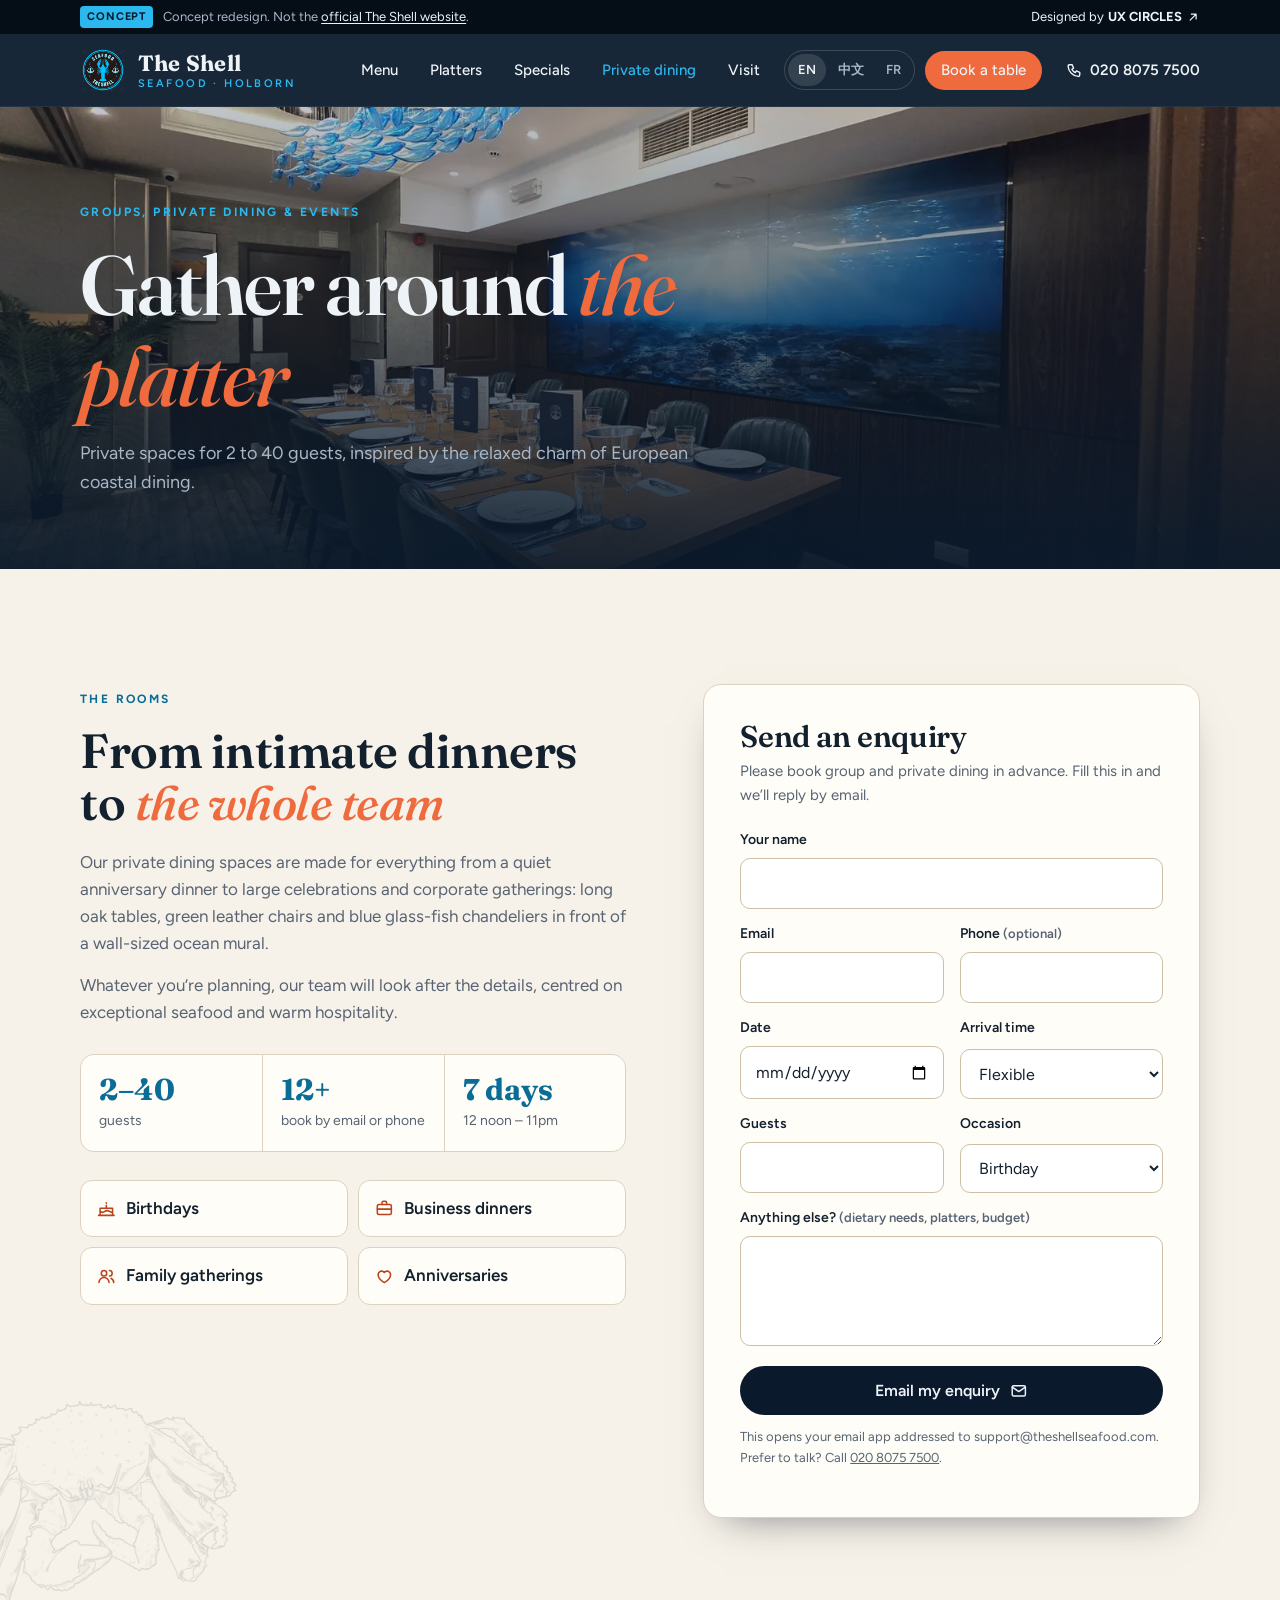
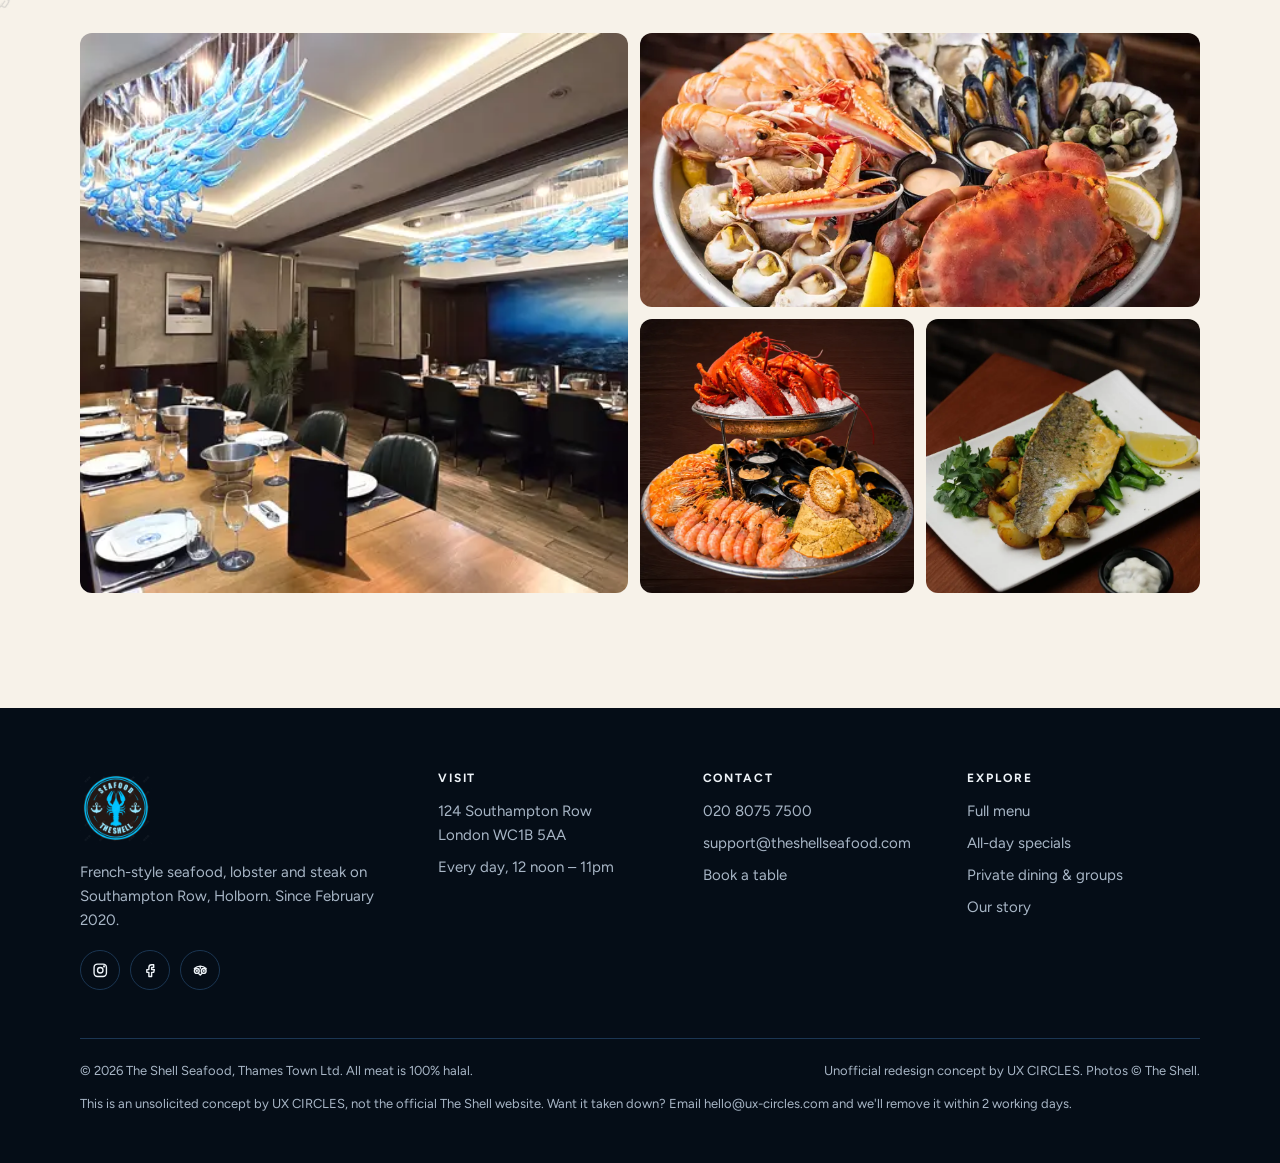
<file: private-dining.html>
<!doctype html>
<html lang="en-GB" class="no-js">
<head>
  <meta charset="utf-8">
  <meta name="viewport" content="width=device-width, initial-scale=1, viewport-fit=cover">
  <title>Private dining &amp; group bookings · The Shell, Holborn</title>
  <meta name="description" content="Private dining rooms for 2 to 40 guests at The Shell, Holborn. Birthdays, business dinners and celebrations with seafood platters. Send an enquiry.">
  <meta name="robots" content="noindex, nofollow">
  <meta name="theme-color" content="#0a1a2c">
  <link rel="canonical" href="https://uxcircles.github.io/theshellseafood/private-dining.html">
  <link rel="alternate" hreflang="en-GB" href="https://uxcircles.github.io/theshellseafood/private-dining.html">
  <link rel="alternate" hreflang="zh-Hans" href="https://uxcircles.github.io/theshellseafood/zh/private-dining.html">
  <link rel="alternate" hreflang="fr" href="https://uxcircles.github.io/theshellseafood/fr/private-dining.html">
  <link rel="alternate" hreflang="x-default" href="https://uxcircles.github.io/theshellseafood/private-dining.html">
  <link rel="icon" href="favicon.png" type="image/png">
  <link rel="apple-touch-icon" href="apple-touch-icon.png">

  <meta property="og:type" content="restaurant">
  <meta property="og:site_name" content="The Shell Seafood Restaurant">
  <meta property="og:title" content="Private dining &amp; group bookings · The Shell, Holborn">
  <meta property="og:description" content="Private dining rooms for 2 to 40 guests at The Shell, Holborn. Birthdays, business dinners and celebrations with seafood platters. Send an enquiry.">
  <meta property="og:url" content="https://uxcircles.github.io/theshellseafood/private-dining.html">
  <meta property="og:image" content="https://uxcircles.github.io/theshellseafood/assets/img/og.jpg">
  <meta property="og:image:width" content="1200">
  <meta property="og:image:height" content="630">
  <meta name="twitter:card" content="summary_large_image">

  <link rel="preconnect" href="https://fonts.googleapis.com">
  <link rel="preconnect" href="https://fonts.gstatic.com" crossorigin>
  <link href="https://fonts.googleapis.com/css2?family=Anton&family=Figtree:wght@400;500;600;700&family=Fraunces:ital,opsz,wght@0,9..144,500;0,9..144,600;0,9..144,700;1,9..144,500&display=swap" rel="stylesheet">
  <link rel="stylesheet" href="assets/css/style.css?v=11">
  <script type="application/ld+json">
  {
    "@context": "https://schema.org",
    "@type": "SeafoodRestaurant",
    "name": "The Shell Seafood Restaurant",
    "alternateName": ["The Shell", "The Shell Holborn"],
    "servesCuisine": ["Seafood", "French", "Steak"],
    "address": {
      "@type": "PostalAddress",
      "streetAddress": "124 Southampton Row",
      "addressLocality": "London",
      "postalCode": "WC1B 5AA",
      "addressCountry": "GB"
    },
    "geo": { "@type": "GeoCoordinates", "latitude": 51.5207627, "longitude": -0.1229369 },
    "telephone": "+442080757500",
    "email": "support@theshellseafood.com",
    "url": "https://uxcircles.github.io/theshellseafood/",
    "image": "https://uxcircles.github.io/theshellseafood/assets/img/og.jpg",
    "logo": "https://uxcircles.github.io/theshellseafood/assets/img/logo-badge.png",
    "menu": "https://uxcircles.github.io/theshellseafood/menu.html",
    "acceptsReservations": "True",
    "priceRange": "££",
    "openingHoursSpecification": [
      { "@type": "OpeningHoursSpecification", "dayOfWeek": ["Monday", "Tuesday", "Wednesday", "Thursday", "Friday", "Saturday", "Sunday"], "opens": "12:00", "closes": "23:00" }
    ],
    "sameAs": ["https://www.instagram.com/theshellseafood/", "https://www.facebook.com/TheShellSeafood/", "https://www.tripadvisor.co.uk/Restaurant_Review-g186338-d20214731-Reviews-The_Shell_Holborn-London_England.html"]
  }
  </script>
</head>
<body>
  <svg aria-hidden="true" focusable="false" style="position:absolute;width:0;height:0;overflow:hidden">
    <symbol id="i-phone" viewBox="0 0 24 24"><path d="M5 4h4l2 5-2.5 1.5a11 11 0 0 0 5 5L15 13l5 2v4a2 2 0 0 1-2 2A16 16 0 0 1 3 6a2 2 0 0 1 2-2"/></symbol>
    <symbol id="i-arrow" viewBox="0 0 24 24"><path d="M5 12h14M13 6l6 6-6 6"/></symbol>
    <symbol id="i-ext" viewBox="0 0 24 24"><path d="M7 17 17 7M9 7h8v8"/></symbol>
    <symbol id="i-pin" viewBox="0 0 24 24"><path d="M12 21s-7-6.2-7-11.5A7 7 0 0 1 19 9.5C19 14.8 12 21 12 21z"/><circle cx="12" cy="9.5" r="2.5"/></symbol>
    <symbol id="i-clock" viewBox="0 0 24 24"><circle cx="12" cy="12" r="9"/><path d="M12 7v5l3 2"/></symbol>
    <symbol id="i-mail" viewBox="0 0 24 24"><rect x="3" y="5" width="18" height="14" rx="2"/><path d="m3 7 9 6 9-6"/></symbol>
    <symbol id="i-search" viewBox="0 0 24 24"><circle cx="11" cy="11" r="7"/><path d="m20 20-4-4"/></symbol>
    <symbol id="i-leaf" viewBox="0 0 24 24"><path d="M5 19c0-9 6-14 15-14 0 9-5 15-14 15"/><path d="M5 19 13 11"/></symbol>
    <symbol id="i-check" viewBox="0 0 24 24"><circle cx="12" cy="12" r="9"/><path d="m8 12 3 3 5-6"/></symbol>
    <symbol id="i-glass" viewBox="0 0 24 24"><path d="M7 3h10l-1 7a4 4 0 0 1-8 0zM12 14v7M8 21h8"/></symbol>
    <symbol id="i-child" viewBox="0 0 24 24"><circle cx="12" cy="6" r="3"/><path d="M6 21v-4a6 6 0 0 1 12 0v4M9 13l3 3 3-3"/></symbol>
    <symbol id="i-users" viewBox="0 0 24 24"><circle cx="9" cy="8" r="3.5"/><path d="M2.5 20a6.5 6.5 0 0 1 13 0"/><path d="M16 4.5a3.5 3.5 0 0 1 0 7M18 14.5a6.5 6.5 0 0 1 3.5 5.5"/></symbol>
    <symbol id="i-cake" viewBox="0 0 24 24"><path d="M4 21V12h16v9M2 21h20M4 16c2 1.5 4 1.5 6 0s4-1.5 6 0 4 1.5 4 0M12 12V8M12 5.5V5"/></symbol>
    <symbol id="i-case" viewBox="0 0 24 24"><rect x="3" y="7" width="18" height="13" rx="2"/><path d="M9 7V5a2 2 0 0 1 2-2h2a2 2 0 0 1 2 2v2M3 13h18"/></symbol>
    <symbol id="i-heart" viewBox="0 0 24 24"><path d="M12 20s-8-4.6-8-10.5A4.5 4.5 0 0 1 12 7a4.5 4.5 0 0 1 8 2.5C20 15.4 12 20 12 20z"/></symbol>
    <symbol id="i-car" viewBox="0 0 24 24"><path d="M5 16V11l2-5h10l2 5v5M3 16h18v3h-3v-1H6v1H3zM5 11h14"/><circle cx="7.5" cy="13.5" r=".5"/><circle cx="16.5" cy="13.5" r=".5"/></symbol>
    <symbol id="i-alert" viewBox="0 0 24 24"><path d="M12 3 2 20h20L12 3z"/><path d="M12 10v4M12 17h.01"/></symbol>
    <symbol id="i-star" viewBox="0 0 24 24"><path d="m12 3 2.7 5.6 6.1.9-4.4 4.3 1 6.1-5.4-2.9-5.4 2.9 1-6.1L3.2 9.5l6.1-.9z"/></symbol>
    <symbol id="i-fish" viewBox="0 0 24 24"><path d="M2 12s4-6 11-6c4 0 7 3 9 6-2 3-5 6-9 6-7 0-11-6-11-6zM2 12l-1 4M2 12 1 8"/><circle cx="16.5" cy="10.5" r=".6"/></symbol>
    <symbol id="i-ig" viewBox="0 0 24 24"><rect x="3" y="3" width="18" height="18" rx="5"/><circle cx="12" cy="12" r="4"/><circle cx="17.5" cy="6.5" r=".6"/></symbol>
    <symbol id="i-fb" viewBox="0 0 24 24"><path d="M14 8h3V4h-3a4 4 0 0 0-4 4v3H7v4h3v6h4v-6h3l1-4h-4V8z"/></symbol>
    <symbol id="i-ta" viewBox="0 0 24 24"><circle cx="7" cy="13" r="3.5"/><circle cx="17" cy="13" r="3.5"/><path d="M3.5 9.5C6 7 9 6 12 6s6 1 8.5 3.5M12 6v3M10 17l2 2 2-2"/><circle cx="7" cy="13" r=".6"/><circle cx="17" cy="13" r=".6"/></symbol>
  </svg>
  <a class="skip" href="#main">Skip to content</a>

  <header class="site-header">
    <div class="concept-bar" role="note">
      <div class="wrap concept-inner">
        <p><span class="concept-tag">Concept</span><span class="concept-long">Concept redesign. Not the <a href="https://www.theshellseafood.com/" target="_blank" rel="noopener">official The Shell website</a>.</span><span class="concept-short">Concept redesign</span></p>
        <a href="https://ux-circles.com/restaurants" target="_blank" rel="noopener"><span class="concept-by">Designed by</span> <strong>UX CIRCLES</strong> <svg class="icon" aria-hidden="true"><use href="#i-ext"/></svg></a>
      </div>
    </div>
    <div class="header-bar">
      <div class="wrap header-inner">
        <a class="brand" href="index.html" aria-label="The Shell, home">
          <img src="assets/img/logo-badge.png" alt="" width="46" height="46">
          <span class="brand-name"><strong>The Shell</strong><span>Seafood · Holborn</span></span>
        </a>
        <nav class="nav" id="site-nav" aria-label="Main">
          <a href="menu.html">Menu</a>
          <a href="index.html#platters">Platters</a>
          <a href="index.html#specials">Specials</a>
          <a href="private-dining.html" aria-current="page">Private dining</a>
          <a href="index.html#visit">Visit</a>
          <!--lang--><div class="lang-switch" role="group" aria-label="Language"><a href="private-dining.html" hreflang="en-GB" lang="en-GB" aria-current="true">EN</a><a href="zh/private-dining.html" hreflang="zh-Hans" lang="zh-Hans">中文</a><a href="fr/private-dining.html" hreflang="fr" lang="fr">FR</a></div><!--/lang-->
          <a class="btn btn-primary btn-sm" href="book.html">Book a table</a>
        </nav>
        <a class="header-call" href="tel:+442080757500"><svg class="icon" aria-hidden="true"><use href="#i-phone"/></svg><span>020 8075 7500</span><span class="visually-hidden"> Call the restaurant</span></a>
        <button class="nav-toggle" type="button" aria-expanded="false" aria-controls="site-nav" data-nav-toggle><span class="bars" aria-hidden="true"></span><span class="nav-toggle-label">Menu</span></button>
      </div>
    </div>
  </header>

  <main id="main">
    <section class="page-hero photo" aria-labelledby="pd-title">
      <img src="assets/img/room-mural-800.webp" srcset="assets/img/room-mural-800.webp 800w, assets/img/room-mural-1600.webp 1600w" sizes="100vw" width="800" height="450" alt="Private dining room set for twelve, under a blue glass fish chandelier, facing a wall-sized underwater mural" fetchpriority="high">
      <div class="wrap page-hero-inner">
        <span class="eyebrow light">Groups, private dining &amp; events</span>
        <h1 id="pd-title">Gather around <em class="script">the platter</em></h1>
        <p>Private spaces for 2 to 40 guests, inspired by the relaxed charm of European coastal dining.</p>
      </div>
    </section>

    <section class="section has-sketch" aria-labelledby="rooms-title">
      <img class="sketch sk-pd" src="assets/img/sketch-crab-ink.webp" width="720" height="471" alt="" aria-hidden="true" loading="lazy" decoding="async">
      <div class="wrap pd-grid">
        <div class="pd-copy">
          <span class="eyebrow">The rooms</span>
          <h2 id="rooms-title">From intimate dinners to <em class="script">the whole team</em></h2>
          <p>Our private dining spaces are made for everything from a quiet anniversary dinner to large celebrations and corporate gatherings: long oak tables, green leather chairs and blue glass-fish chandeliers in front of a wall-sized ocean mural.</p>
          <p>Whatever you’re planning, our team will look after the details, centred on exceptional seafood and warm hospitality.</p>
          <ul class="pd-stats">
            <li><strong>2–40</strong><span>guests</span></li>
            <li><strong>12+</strong><span>book by email or phone</span></li>
            <li><strong>7 days</strong><span>12 noon – 11pm</span></li>
          </ul>
          <ul class="occasions">
            <li><svg class="icon" aria-hidden="true"><use href="#i-cake"/></svg>Birthdays</li>
            <li><svg class="icon" aria-hidden="true"><use href="#i-case"/></svg>Business dinners</li>
            <li><svg class="icon" aria-hidden="true"><use href="#i-users"/></svg>Family gatherings</li>
            <li><svg class="icon" aria-hidden="true"><use href="#i-heart"/></svg>Anniversaries</li>
          </ul>
        </div>

        <form class="card-form" id="enquiry-form" novalidate>
          <h2>Send an enquiry</h2>
          <p>Please book group and private dining in advance. Fill this in and we’ll reply by email.</p>
          <div class="fields">
            <div class="field full"><label for="f-name">Your name</label><input id="f-name" name="name" autocomplete="name" required></div>
            <div class="field"><label for="f-email">Email</label><input id="f-email" name="email" type="email" autocomplete="email" required></div>
            <div class="field"><label for="f-phone">Phone <span class="form-note">(optional)</span></label><input id="f-phone" name="phone" type="tel" autocomplete="tel"></div>
            <div class="field"><label for="f-date">Date</label><input id="f-date" name="date" type="date" required></div>
            <div class="field"><label for="f-time">Arrival time</label>
              <select id="f-time" name="time">
                <option value="">Flexible</option>
                <option>12:00</option><option>12:30</option><option>13:00</option><option>13:30</option><option>14:00</option>
                <option>17:30</option><option>18:00</option><option>18:30</option><option>19:00</option><option>19:30</option><option>20:00</option><option>20:30</option><option>21:00</option>
              </select>
            </div>
            <div class="field"><label for="f-guests">Guests</label><input id="f-guests" name="guests" type="number" min="2" max="40" inputmode="numeric" required></div>
            <div class="field"><label for="f-occasion">Occasion</label>
              <select id="f-occasion" name="occasion">
                <option>Birthday</option><option>Business dinner</option><option>Family gathering</option><option>Anniversary</option><option>Other</option>
              </select>
            </div>
            <div class="field full"><label for="f-message">Anything else? <span class="form-note">(dietary needs, platters, budget)</span></label><textarea id="f-message" name="message"></textarea></div>
          </div>
          <div class="form-foot">
            <button class="btn btn-dark" type="submit">Email my enquiry <svg class="icon" aria-hidden="true"><use href="#i-mail"/></svg></button>
            <p class="form-note">This opens your email app addressed to support@theshellseafood.com. Prefer to talk? Call <a href="tel:+442080757500">020 8075 7500</a>.</p>
            <p class="form-status" id="form-status" role="status"></p>
          </div>
        </form>
      </div>
    </section>

    <section class="section" style="padding-top:0" aria-label="Photos">
      <div class="wrap">
        <div class="gallery">
          <img src="assets/img/room-long-800.webp" srcset="assets/img/room-long-800.webp 800w, assets/img/room-long-1600.webp 1600w" sizes="(max-width: 700px) 100vw, 600px" width="800" height="450" alt="Two private dining rooms joined into one long space, laid for a large party" loading="lazy" decoding="async">
          <img src="assets/img/chilled-platter-800.webp" srcset="assets/img/chilled-platter-800.webp 800w, assets/img/chilled-platter-1600.webp 1600w" sizes="(max-width: 700px) 50vw, 600px" width="800" height="759" alt="A round fruits de mer platter with crab, langoustines, oysters, whelks and mussels" loading="lazy" decoding="async">
          <img src="assets/img/tower-800.webp" srcset="assets/img/tower-800.webp 800w, assets/img/tower-1600.webp 1600w" sizes="(max-width: 700px) 50vw, 300px" width="800" height="787" alt="Two-tier seafood tower topped with lobsters" loading="lazy" decoding="async">
          <img src="assets/img/seabass-800.webp" srcset="assets/img/seabass-800.webp 800w, assets/img/seabass-1600.webp 1600w" sizes="(max-width: 700px) 50vw, 300px" width="800" height="1200" alt="Grilled sea bass with potatoes and green beans" loading="lazy" decoding="async">
        </div>
      </div>
    </section>
  </main>

  <footer class="site-footer">
    <div class="wrap">
      <div class="footer-grid">
        <div class="footer-brand">
          <img src="assets/img/logo-badge.png" alt="The Shell seafood badge" width="72" height="72" loading="lazy">
          <p>French-style seafood, lobster and steak on Southampton Row, Holborn. Since February 2020.</p>
          <div class="socials">
            <a href="https://www.instagram.com/theshellseafood/" target="_blank" rel="noopener" aria-label="Instagram"><svg class="icon" aria-hidden="true"><use href="#i-ig"/></svg></a>
            <a href="https://www.facebook.com/TheShellSeafood/" target="_blank" rel="noopener" aria-label="Facebook"><svg class="icon" aria-hidden="true"><use href="#i-fb"/></svg></a>
            <a href="https://www.tripadvisor.co.uk/Restaurant_Review-g186338-d20214731-Reviews-The_Shell_Holborn-London_England.html" target="_blank" rel="noopener" aria-label="Tripadvisor reviews"><svg class="icon" aria-hidden="true"><use href="#i-ta"/></svg></a>
          </div>
        </div>
        <div>
          <h2>Visit</h2>
          <ul>
            <li><a href="https://www.google.com/maps/place/The+Shell/@51.5207627,-0.1251256,17z/data=!3m1!4b1!4m6!3m5!1s0x48761bf2e88a51cd:0xa73f724916147853!8m2!3d51.5207627!4d-0.1229369" target="_blank" rel="noopener">124 Southampton Row<br>London WC1B 5AA</a></li>
            <li>Every day, 12 noon – 11pm</li>
          </ul>
        </div>
        <div>
          <h2>Contact</h2>
          <ul>
            <li><a href="tel:+442080757500">020 8075 7500</a></li>
            <li><a href="mailto:support@theshellseafood.com">support@theshellseafood.com</a></li>
            <li><a href="book.html">Book a table</a></li>
          </ul>
        </div>
        <div>
          <h2>Explore</h2>
          <ul>
            <li><a href="menu.html">Full menu</a></li>
            <li><a href="index.html#specials">All-day specials</a></li>
            <li><a href="private-dining.html">Private dining &amp; groups</a></li>
            <li><a href="index.html#story">Our story</a></li>
          </ul>
        </div>
      </div>
      <div class="footer-base">
        <p>© <span data-year>2026</span> The Shell Seafood, Thames Town Ltd. All meat is 100% halal.</p>
        <p>Unofficial redesign concept by <a href="https://ux-circles.com/restaurants" target="_blank" rel="noopener">UX CIRCLES</a>. Photos © The Shell.</p>
        <p data-takedown style="flex-basis: 100%; margin: 0;">This is an unsolicited concept by UX CIRCLES, not the official The Shell website. Want it taken down? Email <a href="mailto:hello@ux-circles.com">hello@ux-circles.com</a> and we'll remove it within 2 working days.</p>
      </div>
    </div>
  </footer>

  <nav class="action-bar" aria-label="Quick actions">
    <a class="btn btn-ghost" href="tel:+442080757500"><svg class="icon" aria-hidden="true"><use href="#i-phone"/></svg>Call</a>
    <a class="btn btn-primary" href="book.html">Book a table</a>
  </nav>

  <script src="assets/js/main.js?v=4" defer></script>
</body>
</html>
</file>
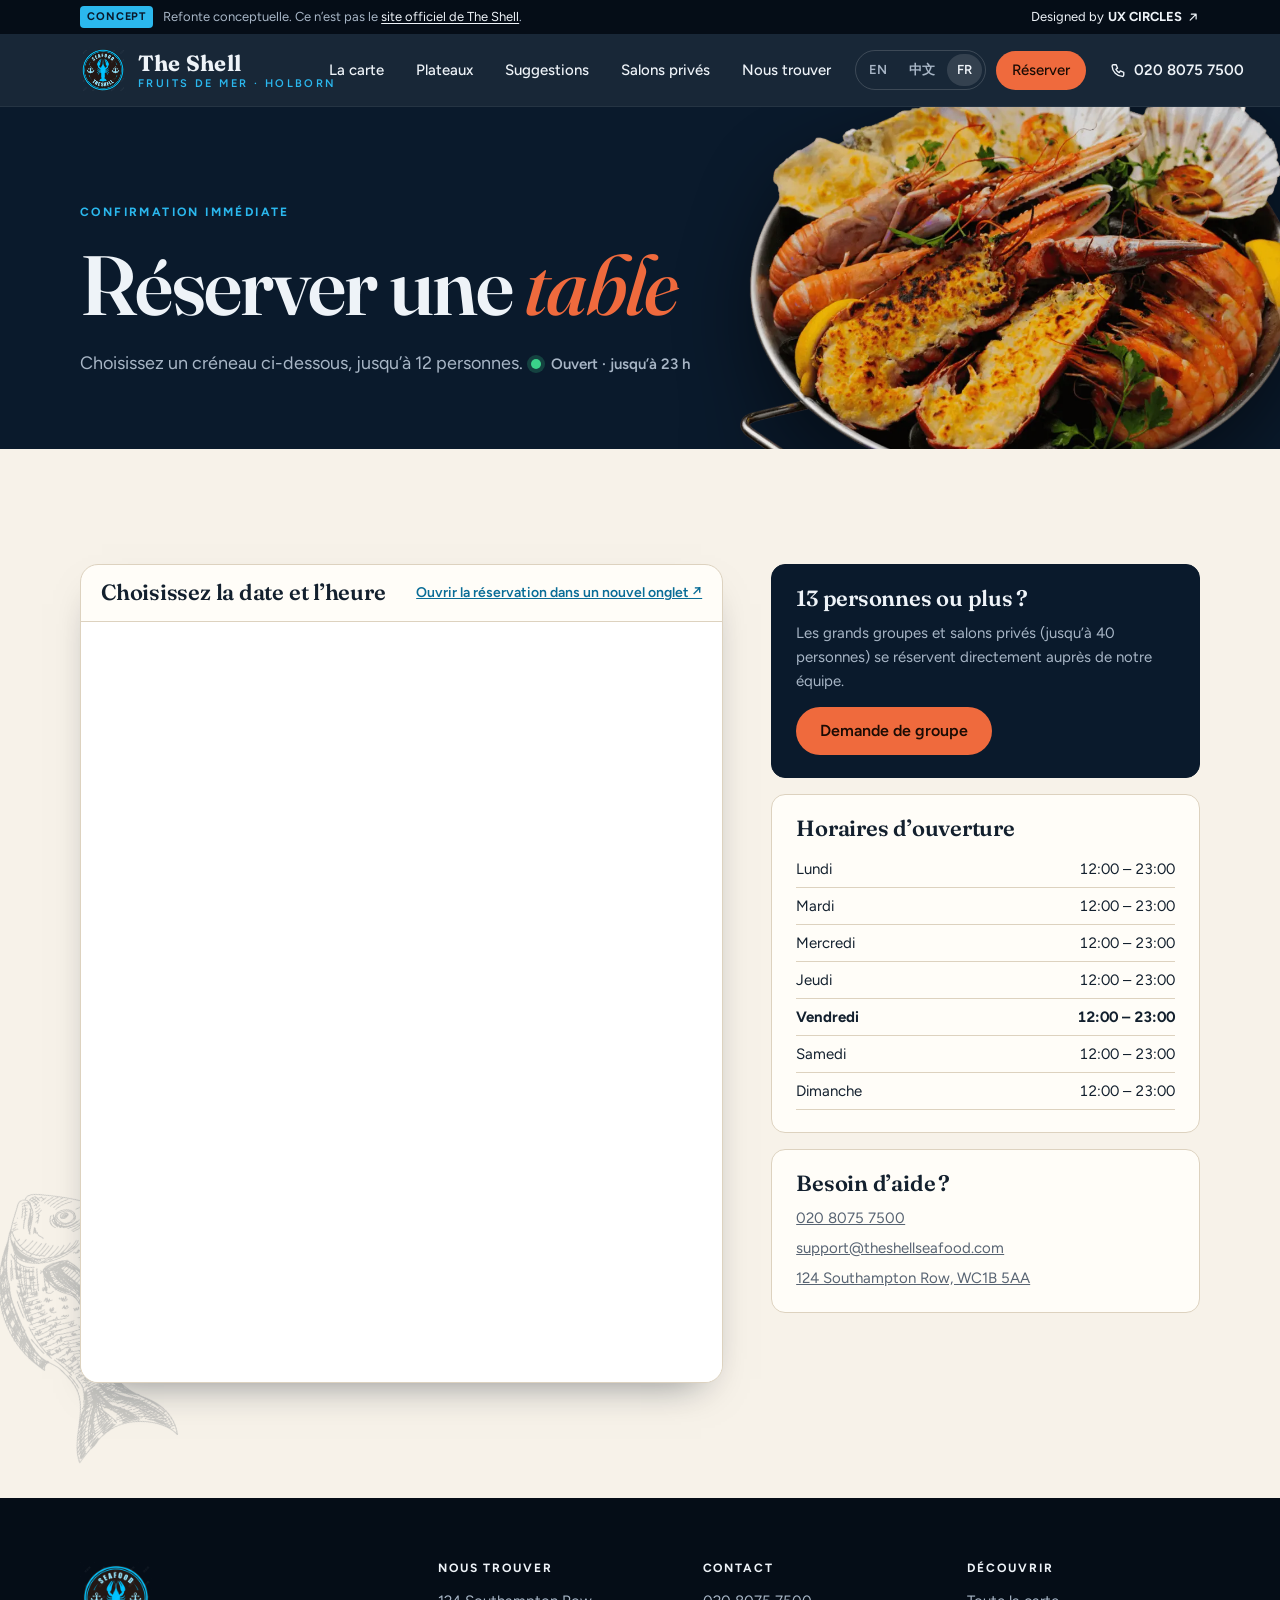
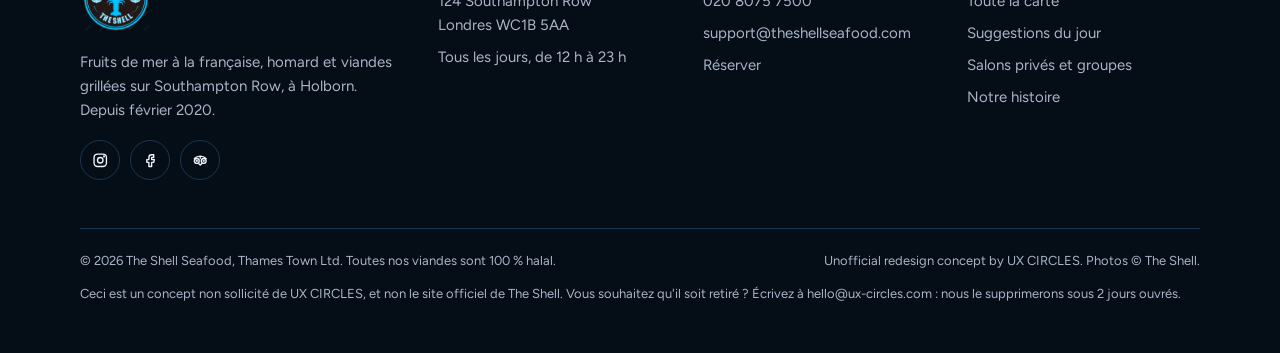
<file: fr/book.html>
<!DOCTYPE html>

<html class="no-js" lang="fr">
<head>
<meta charset="utf-8"/>
<meta content="width=device-width, initial-scale=1, viewport-fit=cover" name="viewport"/>
<title>Réserver une table · The Shell, restaurant de fruits de mer, Holborn</title>
<meta content="Réservez chez The Shell, 124 Southampton Row, Holborn. Réservation en ligne immédiate jusqu’à 12 personnes ; au-delà, appelez-nous ou écrivez-nous." name="description"/>
<meta content="noindex, nofollow" name="robots"/>
<meta content="#0a1a2c" name="theme-color"/>
<link href="https://uxcircles.github.io/theshellseafood/fr/book.html" rel="canonical"/>
<link href="https://uxcircles.github.io/theshellseafood/book.html" hreflang="en-GB" rel="alternate"/>
<link href="https://uxcircles.github.io/theshellseafood/zh/book.html" hreflang="zh-Hans" rel="alternate"/>
<link href="https://uxcircles.github.io/theshellseafood/fr/book.html" hreflang="fr" rel="alternate"/>
<link href="https://uxcircles.github.io/theshellseafood/book.html" hreflang="x-default" rel="alternate"/>
<link href="../favicon.png" rel="icon" type="image/png"/>
<link href="../apple-touch-icon.png" rel="apple-touch-icon"/>
<meta content="restaurant" property="og:type"/>
<meta content="The Shell Seafood Restaurant" property="og:site_name"/>
<meta content="Réserver une table · The Shell, restaurant de fruits de mer, Holborn" property="og:title"/>
<meta content="Réservez chez The Shell, 124 Southampton Row, Holborn. Réservation en ligne immédiate jusqu’à 12 personnes ; au-delà, appelez-nous ou écrivez-nous." property="og:description"/>
<meta content="https://uxcircles.github.io/theshellseafood/fr/book.html" property="og:url"/><meta content="fr_FR" property="og:locale"/>
<meta content="https://uxcircles.github.io/theshellseafood/assets/img/og.jpg" property="og:image"/>
<meta content="1200" property="og:image:width"/>
<meta content="630" property="og:image:height"/>
<meta content="summary_large_image" name="twitter:card"/>
<link href="https://fonts.googleapis.com" rel="preconnect"/>
<link crossorigin="" href="https://fonts.gstatic.com" rel="preconnect"/>
<link href="https://fonts.googleapis.com/css2?family=Anton&amp;family=Figtree:wght@400;500;600;700&amp;family=Fraunces:ital,opsz,wght@0,9..144,500;0,9..144,600;0,9..144,700;1,9..144,500&amp;display=swap" rel="stylesheet"/>
<link href="../assets/css/style.css?v=11" rel="stylesheet"/>
<script type="application/ld+json">
  {
    "@context": "https://schema.org",
    "@type": "SeafoodRestaurant",
    "name": "The Shell Seafood Restaurant",
    "alternateName": ["The Shell", "The Shell Holborn"],
    "servesCuisine": ["Seafood", "French", "Steak"],
    "address": {
      "@type": "PostalAddress",
      "streetAddress": "124 Southampton Row",
      "addressLocality": "London",
      "postalCode": "WC1B 5AA",
      "addressCountry": "GB"
    },
    "geo": { "@type": "GeoCoordinates", "latitude": 51.5207627, "longitude": -0.1229369 },
    "telephone": "+442080757500",
    "email": "support@theshellseafood.com",
    "url": "https://uxcircles.github.io/theshellseafood/",
    "image": "https://uxcircles.github.io/theshellseafood/assets/img/og.jpg",
    "logo": "https://uxcircles.github.io/theshellseafood/assets/img/logo-badge.png",
    "menu": "https://uxcircles.github.io/theshellseafood/menu.html",
    "acceptsReservations": "True",
    "priceRange": "££",
    "openingHoursSpecification": [
      { "@type": "OpeningHoursSpecification", "dayOfWeek": ["Monday", "Tuesday", "Wednesday", "Thursday", "Friday", "Saturday", "Sunday"], "opens": "12:00", "closes": "23:00" }
    ],
    "sameAs": ["https://www.instagram.com/theshellseafood/", "https://www.facebook.com/TheShellSeafood/", "https://www.tripadvisor.co.uk/Restaurant_Review-g186338-d20214731-Reviews-The_Shell_Holborn-London_England.html"]
  }
  </script>
</head>
<body>
<svg aria-hidden="true" focusable="false" style="position:absolute;width:0;height:0;overflow:hidden">
<symbol id="i-phone" viewbox="0 0 24 24"><path d="M5 4h4l2 5-2.5 1.5a11 11 0 0 0 5 5L15 13l5 2v4a2 2 0 0 1-2 2A16 16 0 0 1 3 6a2 2 0 0 1 2-2"></path></symbol>
<symbol id="i-arrow" viewbox="0 0 24 24"><path d="M5 12h14M13 6l6 6-6 6"></path></symbol>
<symbol id="i-ext" viewbox="0 0 24 24"><path d="M7 17 17 7M9 7h8v8"></path></symbol>
<symbol id="i-pin" viewbox="0 0 24 24"><path d="M12 21s-7-6.2-7-11.5A7 7 0 0 1 19 9.5C19 14.8 12 21 12 21z"></path><circle cx="12" cy="9.5" r="2.5"></circle></symbol>
<symbol id="i-clock" viewbox="0 0 24 24"><circle cx="12" cy="12" r="9"></circle><path d="M12 7v5l3 2"></path></symbol>
<symbol id="i-mail" viewbox="0 0 24 24"><rect height="14" rx="2" width="18" x="3" y="5"></rect><path d="m3 7 9 6 9-6"></path></symbol>
<symbol id="i-search" viewbox="0 0 24 24"><circle cx="11" cy="11" r="7"></circle><path d="m20 20-4-4"></path></symbol>
<symbol id="i-leaf" viewbox="0 0 24 24"><path d="M5 19c0-9 6-14 15-14 0 9-5 15-14 15"></path><path d="M5 19 13 11"></path></symbol>
<symbol id="i-check" viewbox="0 0 24 24"><circle cx="12" cy="12" r="9"></circle><path d="m8 12 3 3 5-6"></path></symbol>
<symbol id="i-glass" viewbox="0 0 24 24"><path d="M7 3h10l-1 7a4 4 0 0 1-8 0zM12 14v7M8 21h8"></path></symbol>
<symbol id="i-child" viewbox="0 0 24 24"><circle cx="12" cy="6" r="3"></circle><path d="M6 21v-4a6 6 0 0 1 12 0v4M9 13l3 3 3-3"></path></symbol>
<symbol id="i-users" viewbox="0 0 24 24"><circle cx="9" cy="8" r="3.5"></circle><path d="M2.5 20a6.5 6.5 0 0 1 13 0"></path><path d="M16 4.5a3.5 3.5 0 0 1 0 7M18 14.5a6.5 6.5 0 0 1 3.5 5.5"></path></symbol>
<symbol id="i-cake" viewbox="0 0 24 24"><path d="M4 21V12h16v9M2 21h20M4 16c2 1.5 4 1.5 6 0s4-1.5 6 0 4 1.5 4 0M12 12V8M12 5.5V5"></path></symbol>
<symbol id="i-case" viewbox="0 0 24 24"><rect height="13" rx="2" width="18" x="3" y="7"></rect><path d="M9 7V5a2 2 0 0 1 2-2h2a2 2 0 0 1 2 2v2M3 13h18"></path></symbol>
<symbol id="i-heart" viewbox="0 0 24 24"><path d="M12 20s-8-4.6-8-10.5A4.5 4.5 0 0 1 12 7a4.5 4.5 0 0 1 8 2.5C20 15.4 12 20 12 20z"></path></symbol>
<symbol id="i-car" viewbox="0 0 24 24"><path d="M5 16V11l2-5h10l2 5v5M3 16h18v3h-3v-1H6v1H3zM5 11h14"></path><circle cx="7.5" cy="13.5" r=".5"></circle><circle cx="16.5" cy="13.5" r=".5"></circle></symbol>
<symbol id="i-alert" viewbox="0 0 24 24"><path d="M12 3 2 20h20L12 3z"></path><path d="M12 10v4M12 17h.01"></path></symbol>
<symbol id="i-star" viewbox="0 0 24 24"><path d="m12 3 2.7 5.6 6.1.9-4.4 4.3 1 6.1-5.4-2.9-5.4 2.9 1-6.1L3.2 9.5l6.1-.9z"></path></symbol>
<symbol id="i-fish" viewbox="0 0 24 24"><path d="M2 12s4-6 11-6c4 0 7 3 9 6-2 3-5 6-9 6-7 0-11-6-11-6zM2 12l-1 4M2 12 1 8"></path><circle cx="16.5" cy="10.5" r=".6"></circle></symbol>
<symbol id="i-ig" viewbox="0 0 24 24"><rect height="18" rx="5" width="18" x="3" y="3"></rect><circle cx="12" cy="12" r="4"></circle><circle cx="17.5" cy="6.5" r=".6"></circle></symbol>
<symbol id="i-fb" viewbox="0 0 24 24"><path d="M14 8h3V4h-3a4 4 0 0 0-4 4v3H7v4h3v6h4v-6h3l1-4h-4V8z"></path></symbol>
<symbol id="i-ta" viewbox="0 0 24 24"><circle cx="7" cy="13" r="3.5"></circle><circle cx="17" cy="13" r="3.5"></circle><path d="M3.5 9.5C6 7 9 6 12 6s6 1 8.5 3.5M12 6v3M10 17l2 2 2-2"></path><circle cx="7" cy="13" r=".6"></circle><circle cx="17" cy="13" r=".6"></circle></symbol>
</svg>
<a class="skip" href="#main">Aller au contenu</a>
<header class="site-header">
<div class="concept-bar" role="note">
<div class="wrap concept-inner">
<p><span class="concept-tag">Concept</span><span class="concept-long">Refonte conceptuelle. Ce n’est pas le <a href="https://www.theshellseafood.com/" rel="noopener" target="_blank">site officiel de The Shell</a>.</span><span class="concept-short">Refonte conceptuelle</span></p>
<a href="https://ux-circles.com/restaurants" rel="noopener" target="_blank"><span class="concept-by">Designed by</span> <strong>UX CIRCLES</strong> <svg aria-hidden="true" class="icon"><use href="#i-ext"></use></svg></a>
</div>
</div>
<div class="header-bar">
<div class="wrap header-inner">
<a aria-label="The Shell, accueil" class="brand" href="index.html">
<img alt="" height="46" src="../assets/img/logo-badge.png" width="46"/>
<span class="brand-name"><strong>The Shell</strong><span>Fruits de mer · Holborn</span></span>
</a>
<nav aria-label="Principale" class="nav" id="site-nav">
<a href="menu.html">La carte</a>
<a href="index.html#platters">Plateaux</a>
<a href="index.html#specials">Suggestions</a>
<a href="private-dining.html">Salons privés</a>
<a href="index.html#visit">Nous trouver</a>
<!--lang--><div aria-label="Langue" class="lang-switch" role="group"><a href="../book.html" hreflang="en-GB" lang="en-GB">EN</a><a href="../zh/book.html" hreflang="zh-Hans" lang="zh-Hans">中文</a><a aria-current="true" href="book.html" hreflang="fr" lang="fr">FR</a></div><!--/lang-->
<a aria-current="page" class="btn btn-primary btn-sm" href="book.html">Réserver</a>
</nav>
<a class="header-call" href="tel:+442080757500"><svg aria-hidden="true" class="icon"><use href="#i-phone"></use></svg><span>020 8075 7500</span><span class="visually-hidden"> Appeler le restaurant</span></a>
<button aria-controls="site-nav" aria-expanded="false" class="nav-toggle" data-nav-toggle="" type="button"><span aria-hidden="true" class="bars"></span><span class="nav-toggle-label">Menu</span></button>
</div>
</div>
</header>
<main id="main">
<section aria-labelledby="book-title" class="page-hero">
<div class="wrap page-hero-inner">
<img alt="" class="art" height="399" sizes="(max-width: 860px) 72vw, 560px" src="../assets/img/lobster-gratin-cutout-500.webp" srcset="../assets/img/lobster-gratin-cutout-500.webp 500w, ../assets/img/lobster-gratin-cutout-1000.webp 1000w" width="500"/>
<span class="eyebrow light">Confirmation immédiate</span>
<h1 id="book-title">Réserver une <em class="script">table</em></h1>
<p>Choisissez un créneau ci-dessous, jusqu’à 12 personnes. <span class="status" data-status="" style="margin-left:4px"></span></p>
</div>
</section>
<section aria-label="Réservation" class="section has-sketch">
<img alt="" aria-hidden="true" class="sketch sk-book" decoding="async" height="720" loading="lazy" src="../assets/img/sketch-fish-ink.webp" width="403"/>
<div class="wrap book-grid">
<div class="book-frame">
<div class="book-frame-head">
<h2>Choisissez la date et l’heure</h2>
<a href="https://widget.bookinghero.co.uk/home/theshell" rel="noopener" target="_blank">Ouvrir la réservation dans un nouvel onglet ↗</a>
</div>
<iframe loading="lazy" src="https://widget.bookinghero.co.uk/home/theshell" title="Réservation The Shell (BookingHero)"></iframe>
</div>
<div class="book-side">
<div class="info-card dark">
<h2>13 personnes ou plus ?</h2>
<p>Les grands groupes et salons privés (jusqu’à 40 personnes) se réservent directement auprès de notre équipe.</p>
<a class="btn btn-primary" href="private-dining.html">Demande de groupe</a>
</div>
<div class="info-card">
<h2>Horaires d’ouverture</h2>
<table class="hours-table">
<tbody>
<tr data-day="Mon"><td>Lundi</td><td>12:00 – 23:00</td></tr>
<tr data-day="Tue"><td>Mardi</td><td>12:00 – 23:00</td></tr>
<tr data-day="Wed"><td>Mercredi</td><td>12:00 – 23:00</td></tr>
<tr data-day="Thu"><td>Jeudi</td><td>12:00 – 23:00</td></tr>
<tr data-day="Fri"><td>Vendredi</td><td>12:00 – 23:00</td></tr>
<tr data-day="Sat"><td>Samedi</td><td>12:00 – 23:00</td></tr>
<tr data-day="Sun"><td>Dimanche</td><td>12:00 – 23:00</td></tr>
</tbody>
</table>
</div>
<div class="info-card">
<h2>Besoin d’aide ?</h2>
<ul>
<li><a href="tel:+442080757500">020 8075 7500</a></li>
<li><a href="mailto:support@theshellseafood.com">support@theshellseafood.com</a></li>
<li><a href="https://www.google.com/maps/place/The+Shell/@51.5207627,-0.1251256,17z/data=!3m1!4b1!4m6!3m5!1s0x48761bf2e88a51cd:0xa73f724916147853!8m2!3d51.5207627!4d-0.1229369" rel="noopener" target="_blank">124 Southampton Row, WC1B 5AA</a></li>
</ul>
</div>
</div>
</div>
</section>
</main>
<footer class="site-footer">
<div class="wrap">
<div class="footer-grid">
<div class="footer-brand">
<img alt="Écusson The Shell" height="72" loading="lazy" src="../assets/img/logo-badge.png" width="72"/>
<p>Fruits de mer à la française, homard et viandes grillées sur Southampton Row, à Holborn. Depuis février 2020.</p>
<div class="socials">
<a aria-label="Instagram" href="https://www.instagram.com/theshellseafood/" rel="noopener" target="_blank"><svg aria-hidden="true" class="icon"><use href="#i-ig"></use></svg></a>
<a aria-label="Facebook" href="https://www.facebook.com/TheShellSeafood/" rel="noopener" target="_blank"><svg aria-hidden="true" class="icon"><use href="#i-fb"></use></svg></a>
<a aria-label="Avis Tripadvisor" href="https://www.tripadvisor.co.uk/Restaurant_Review-g186338-d20214731-Reviews-The_Shell_Holborn-London_England.html" rel="noopener" target="_blank"><svg aria-hidden="true" class="icon"><use href="#i-ta"></use></svg></a>
</div>
</div>
<div>
<h2>Nous trouver</h2>
<ul>
<li><a href="https://www.google.com/maps/place/The+Shell/@51.5207627,-0.1251256,17z/data=!3m1!4b1!4m6!3m5!1s0x48761bf2e88a51cd:0xa73f724916147853!8m2!3d51.5207627!4d-0.1229369" rel="noopener" target="_blank">124 Southampton Row<br/>Londres WC1B 5AA</a></li>
<li>Tous les jours, de 12 h à 23 h</li>
</ul>
</div>
<div>
<h2>Contact</h2>
<ul>
<li><a href="tel:+442080757500">020 8075 7500</a></li>
<li><a href="mailto:support@theshellseafood.com">support@theshellseafood.com</a></li>
<li><a href="book.html">Réserver</a></li>
</ul>
</div>
<div>
<h2>Découvrir</h2>
<ul>
<li><a href="menu.html">Toute la carte</a></li>
<li><a href="index.html#specials">Suggestions du jour</a></li>
<li><a href="private-dining.html">Salons privés et groupes</a></li>
<li><a href="index.html#story">Notre histoire</a></li>
</ul>
</div>
</div>
<div class="footer-base">
<p>© <span data-year="">2026</span> The Shell Seafood, Thames Town Ltd. Toutes nos viandes sont 100 % halal.</p>
<p>Unofficial redesign concept by <a href="https://ux-circles.com/restaurants" rel="noopener" target="_blank">UX CIRCLES</a>. Photos © The Shell.</p>
<p data-takedown style="flex-basis: 100%; margin: 0;">Ceci est un concept non sollicité de UX CIRCLES, et non le site officiel de The Shell. Vous souhaitez qu'il soit retiré&nbsp;? Écrivez à <a href="mailto:hello@ux-circles.com">hello@ux-circles.com</a>&nbsp;: nous le supprimerons sous 2&nbsp;jours ouvrés.</p>
</div>
</div>
</footer>
<nav aria-label="Actions rapides" class="action-bar">
<a class="btn btn-ghost" href="tel:+442080757500"><svg aria-hidden="true" class="icon"><use href="#i-phone"></use></svg>Appeler</a>
<a class="btn btn-primary" href="book.html">Réserver</a>
</nav>
<script defer="" src="../assets/js/main.js?v=4"></script>
</body>
</html>
</file>
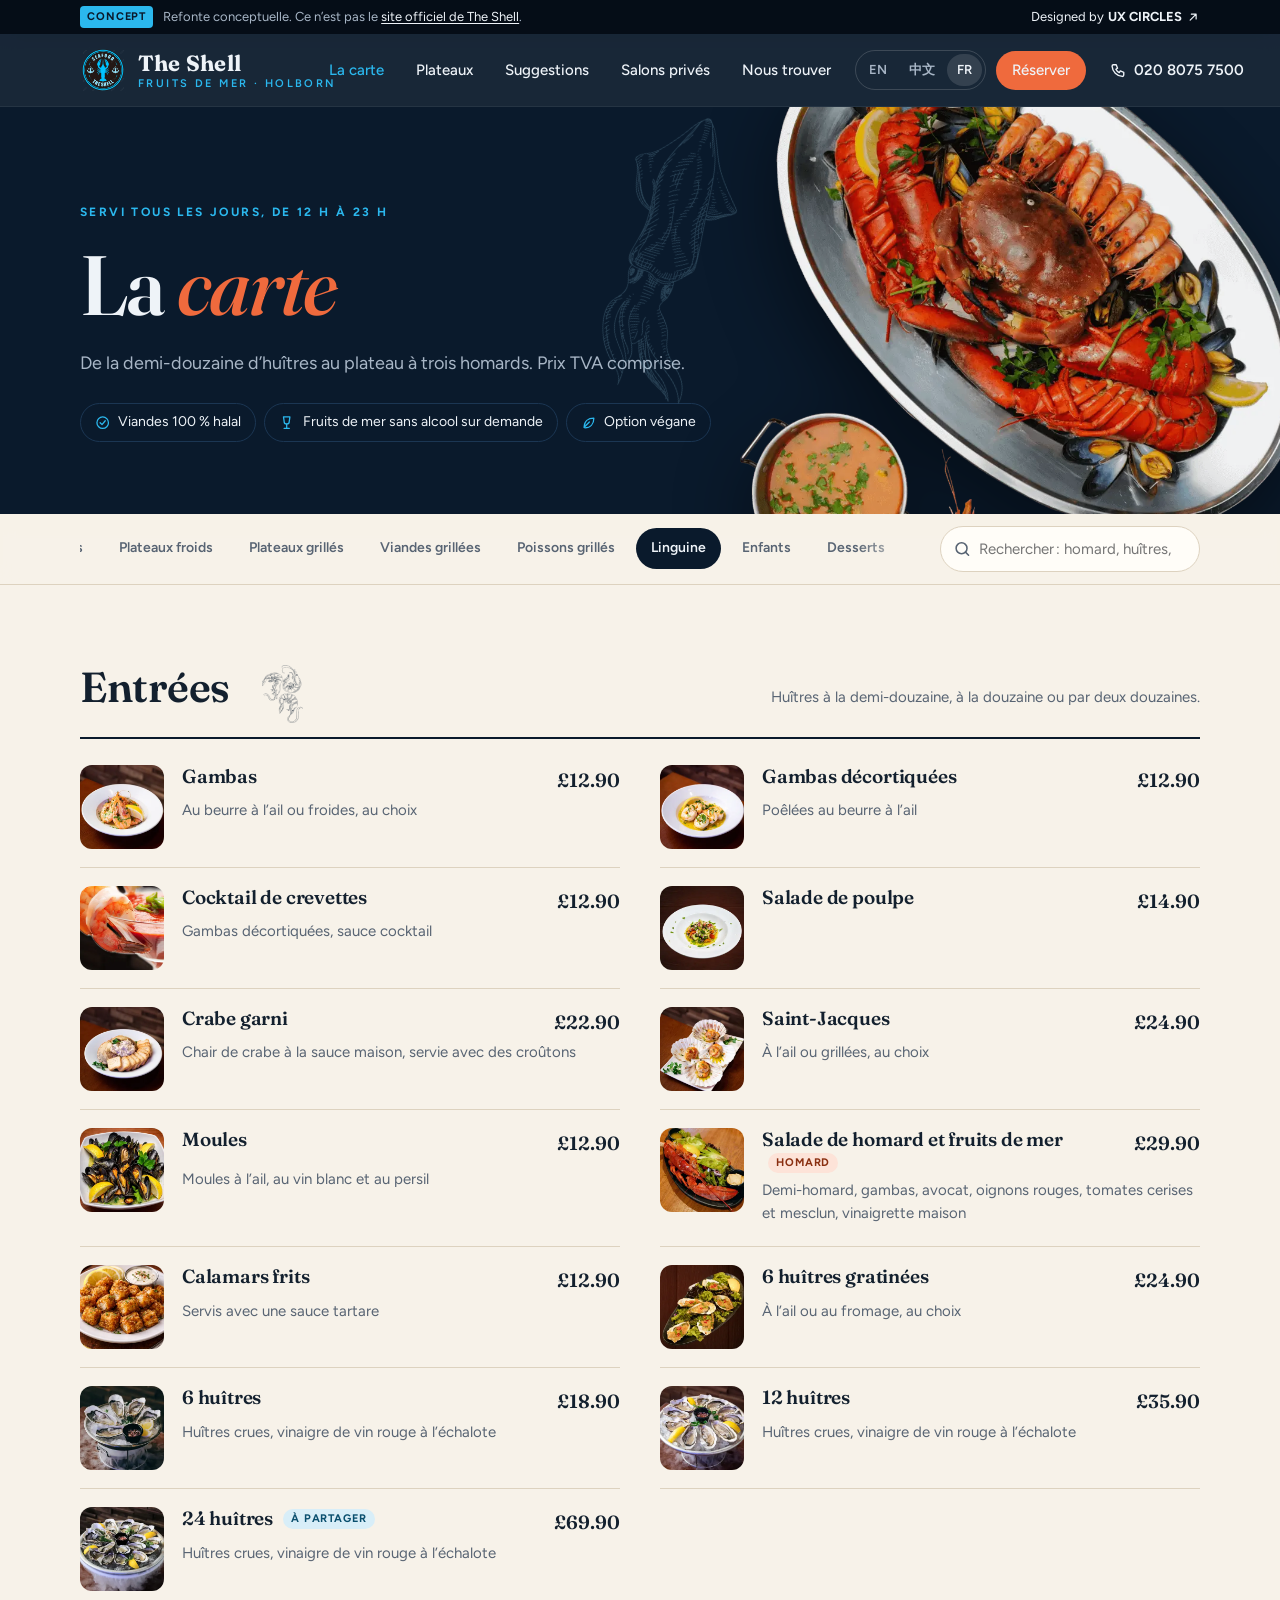
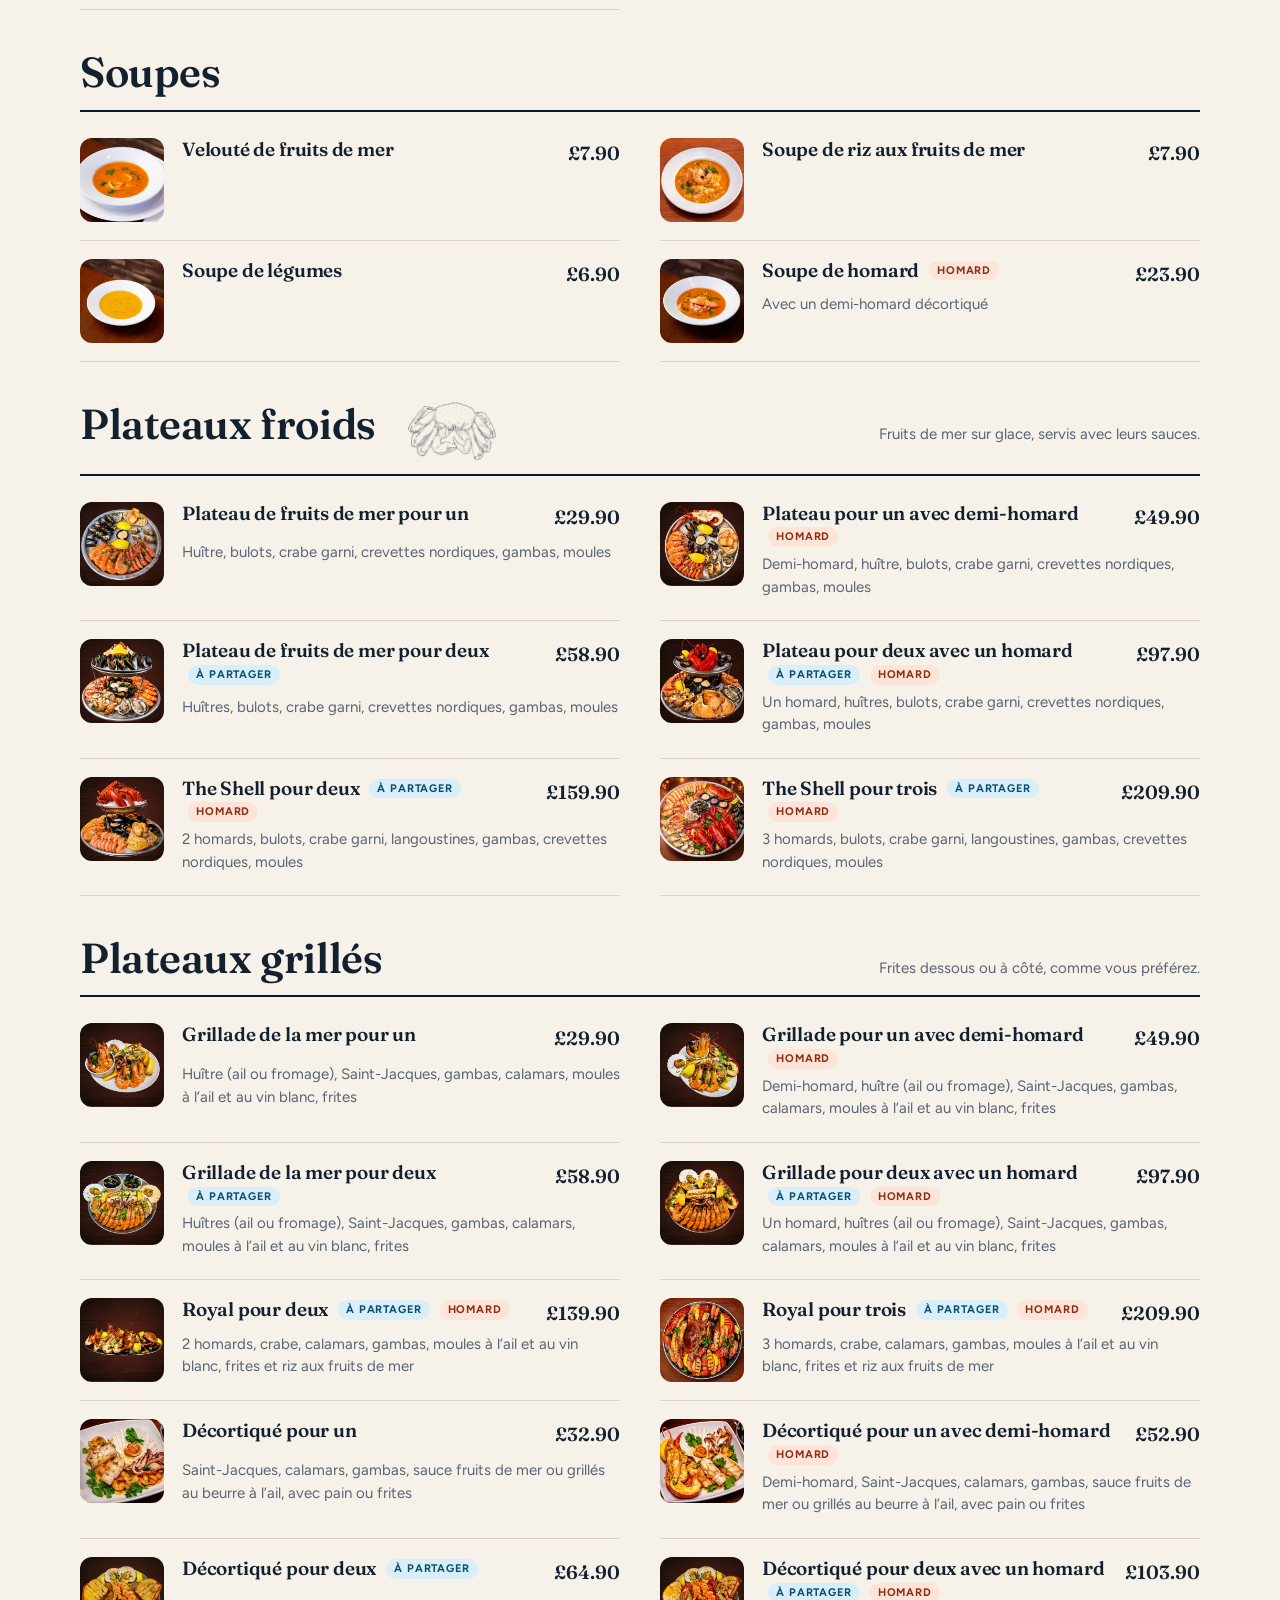
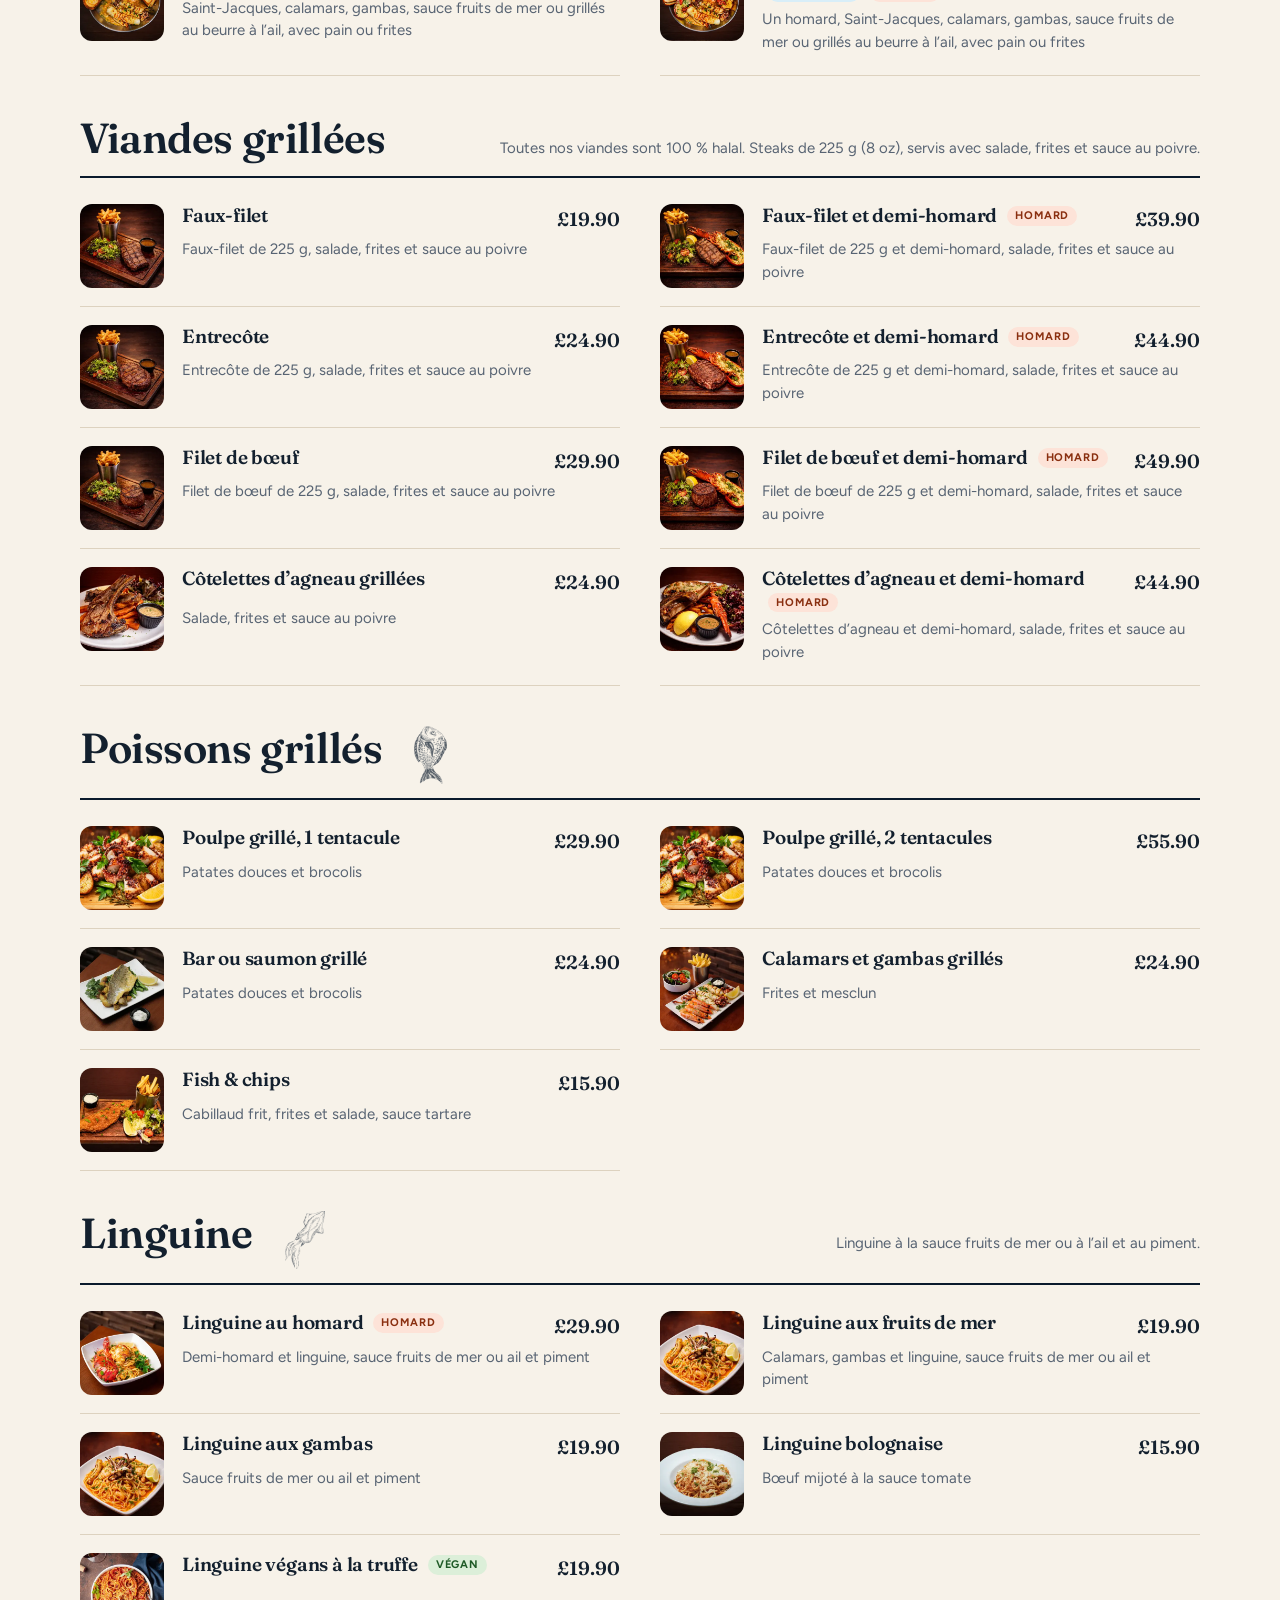
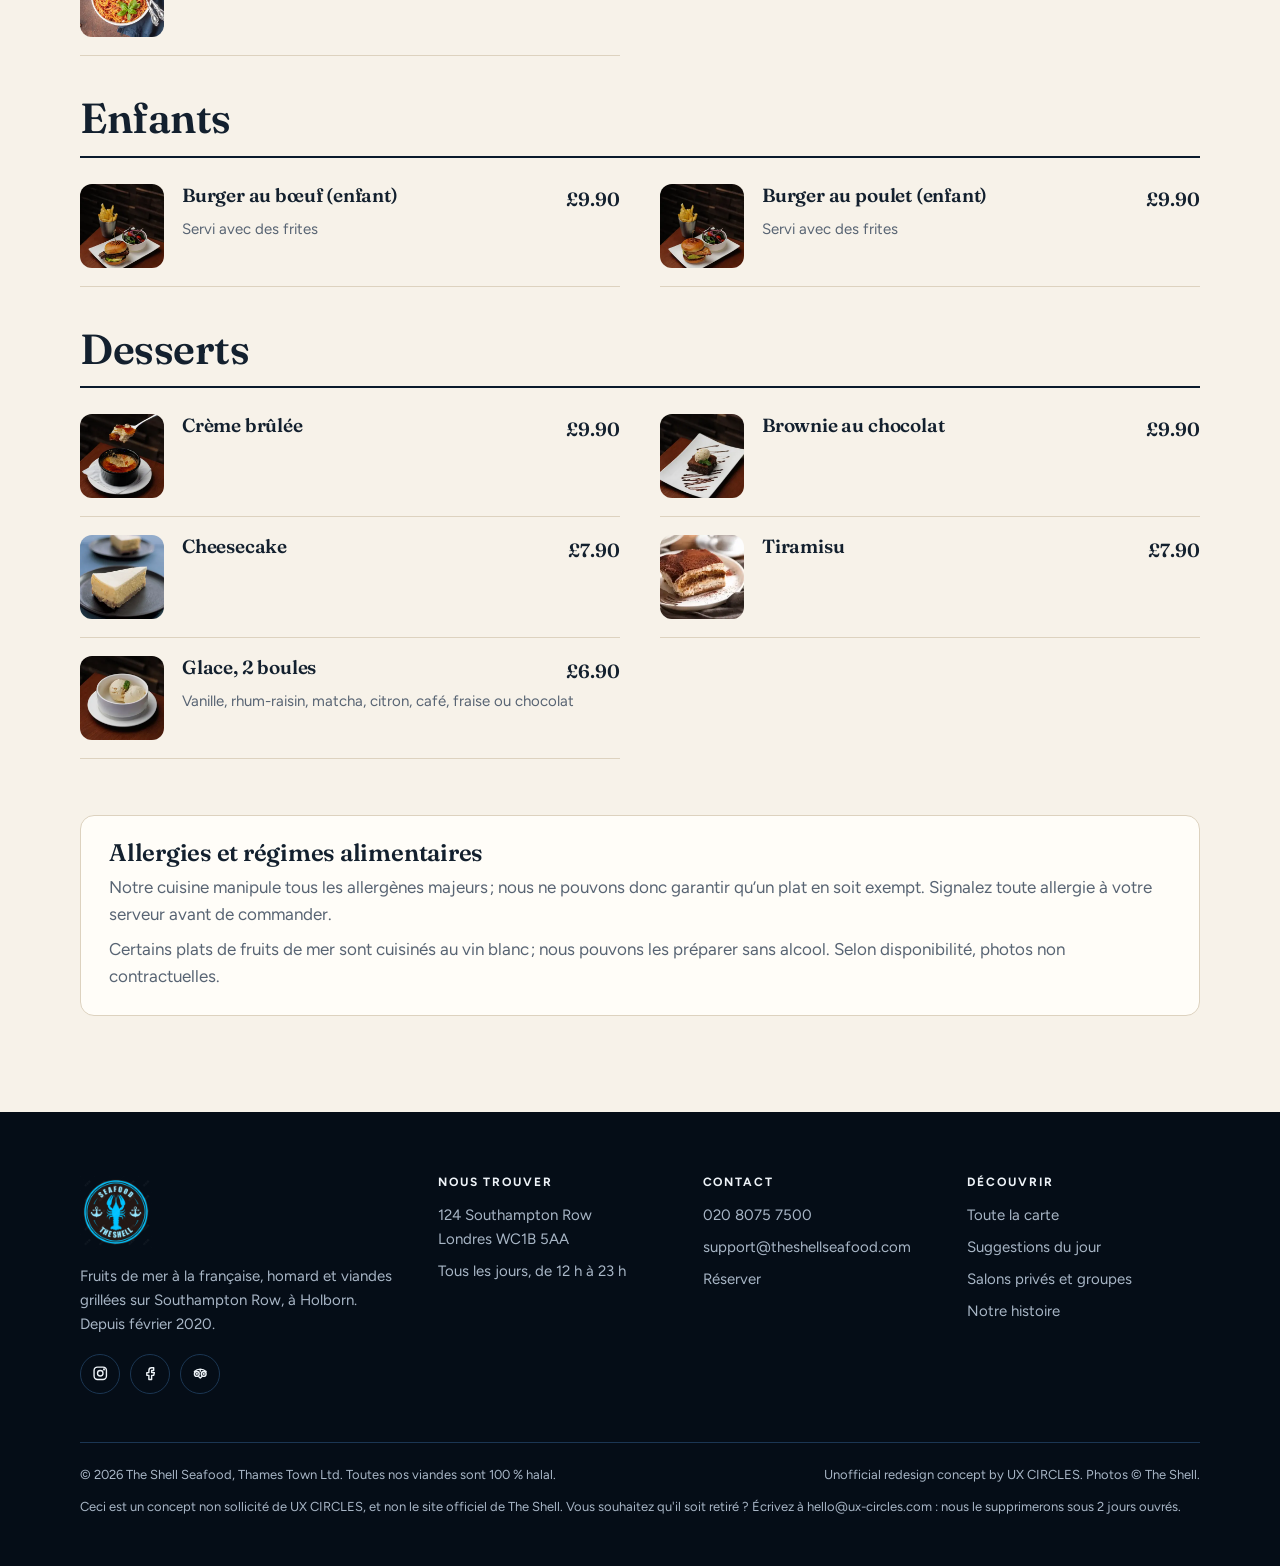
<file: fr/menu.html>
<!DOCTYPE html>

<html class="no-js" lang="fr">
<head>
<meta charset="utf-8"/>
<meta content="width=device-width, initial-scale=1, viewport-fit=cover" name="viewport"/>
<title>La carte · The Shell, restaurant de fruits de mer, Holborn</title>
<meta content="Toute la carte de The Shell avec les prix : huîtres, plateaux de fruits de mer froids et grillés, homard, steaks halal, linguine, menu enfant et desserts." name="description"/>
<meta content="noindex, nofollow" name="robots"/>
<meta content="#0a1a2c" name="theme-color"/>
<link href="https://uxcircles.github.io/theshellseafood/fr/menu.html" rel="canonical"/>
<link href="https://uxcircles.github.io/theshellseafood/menu.html" hreflang="en-GB" rel="alternate"/>
<link href="https://uxcircles.github.io/theshellseafood/zh/menu.html" hreflang="zh-Hans" rel="alternate"/>
<link href="https://uxcircles.github.io/theshellseafood/fr/menu.html" hreflang="fr" rel="alternate"/>
<link href="https://uxcircles.github.io/theshellseafood/menu.html" hreflang="x-default" rel="alternate"/>
<link href="../favicon.png" rel="icon" type="image/png"/>
<link href="../apple-touch-icon.png" rel="apple-touch-icon"/>
<meta content="restaurant" property="og:type"/>
<meta content="The Shell Seafood Restaurant" property="og:site_name"/>
<meta content="La carte · The Shell, restaurant de fruits de mer, Holborn" property="og:title"/>
<meta content="Toute la carte de The Shell avec les prix : huîtres, plateaux de fruits de mer froids et grillés, homard, steaks halal, linguine, menu enfant et desserts." property="og:description"/>
<meta content="https://uxcircles.github.io/theshellseafood/fr/menu.html" property="og:url"/><meta content="fr_FR" property="og:locale"/>
<meta content="https://uxcircles.github.io/theshellseafood/assets/img/og.jpg" property="og:image"/>
<meta content="1200" property="og:image:width"/>
<meta content="630" property="og:image:height"/>
<meta content="summary_large_image" name="twitter:card"/>
<link href="https://fonts.googleapis.com" rel="preconnect"/>
<link crossorigin="" href="https://fonts.gstatic.com" rel="preconnect"/>
<link href="https://fonts.googleapis.com/css2?family=Anton&amp;family=Figtree:wght@400;500;600;700&amp;family=Fraunces:ital,opsz,wght@0,9..144,500;0,9..144,600;0,9..144,700;1,9..144,500&amp;display=swap" rel="stylesheet"/>
<link href="../assets/css/style.css?v=11" rel="stylesheet"/>
<script type="application/ld+json">
  {
    "@context": "https://schema.org",
    "@type": "SeafoodRestaurant",
    "name": "The Shell Seafood Restaurant",
    "alternateName": ["The Shell", "The Shell Holborn"],
    "servesCuisine": ["Seafood", "French", "Steak"],
    "address": {
      "@type": "PostalAddress",
      "streetAddress": "124 Southampton Row",
      "addressLocality": "London",
      "postalCode": "WC1B 5AA",
      "addressCountry": "GB"
    },
    "geo": { "@type": "GeoCoordinates", "latitude": 51.5207627, "longitude": -0.1229369 },
    "telephone": "+442080757500",
    "email": "support@theshellseafood.com",
    "url": "https://uxcircles.github.io/theshellseafood/",
    "image": "https://uxcircles.github.io/theshellseafood/assets/img/og.jpg",
    "logo": "https://uxcircles.github.io/theshellseafood/assets/img/logo-badge.png",
    "menu": "https://uxcircles.github.io/theshellseafood/menu.html",
    "acceptsReservations": "True",
    "priceRange": "££",
    "openingHoursSpecification": [
      { "@type": "OpeningHoursSpecification", "dayOfWeek": ["Monday", "Tuesday", "Wednesday", "Thursday", "Friday", "Saturday", "Sunday"], "opens": "12:00", "closes": "23:00" }
    ],
    "sameAs": ["https://www.instagram.com/theshellseafood/", "https://www.facebook.com/TheShellSeafood/", "https://www.tripadvisor.co.uk/Restaurant_Review-g186338-d20214731-Reviews-The_Shell_Holborn-London_England.html"]
  }
  </script>
</head>
<body>
<svg aria-hidden="true" focusable="false" style="position:absolute;width:0;height:0;overflow:hidden">
<symbol id="i-phone" viewbox="0 0 24 24"><path d="M5 4h4l2 5-2.5 1.5a11 11 0 0 0 5 5L15 13l5 2v4a2 2 0 0 1-2 2A16 16 0 0 1 3 6a2 2 0 0 1 2-2"></path></symbol>
<symbol id="i-arrow" viewbox="0 0 24 24"><path d="M5 12h14M13 6l6 6-6 6"></path></symbol>
<symbol id="i-ext" viewbox="0 0 24 24"><path d="M7 17 17 7M9 7h8v8"></path></symbol>
<symbol id="i-pin" viewbox="0 0 24 24"><path d="M12 21s-7-6.2-7-11.5A7 7 0 0 1 19 9.5C19 14.8 12 21 12 21z"></path><circle cx="12" cy="9.5" r="2.5"></circle></symbol>
<symbol id="i-clock" viewbox="0 0 24 24"><circle cx="12" cy="12" r="9"></circle><path d="M12 7v5l3 2"></path></symbol>
<symbol id="i-mail" viewbox="0 0 24 24"><rect height="14" rx="2" width="18" x="3" y="5"></rect><path d="m3 7 9 6 9-6"></path></symbol>
<symbol id="i-search" viewbox="0 0 24 24"><circle cx="11" cy="11" r="7"></circle><path d="m20 20-4-4"></path></symbol>
<symbol id="i-leaf" viewbox="0 0 24 24"><path d="M5 19c0-9 6-14 15-14 0 9-5 15-14 15"></path><path d="M5 19 13 11"></path></symbol>
<symbol id="i-check" viewbox="0 0 24 24"><circle cx="12" cy="12" r="9"></circle><path d="m8 12 3 3 5-6"></path></symbol>
<symbol id="i-glass" viewbox="0 0 24 24"><path d="M7 3h10l-1 7a4 4 0 0 1-8 0zM12 14v7M8 21h8"></path></symbol>
<symbol id="i-child" viewbox="0 0 24 24"><circle cx="12" cy="6" r="3"></circle><path d="M6 21v-4a6 6 0 0 1 12 0v4M9 13l3 3 3-3"></path></symbol>
<symbol id="i-users" viewbox="0 0 24 24"><circle cx="9" cy="8" r="3.5"></circle><path d="M2.5 20a6.5 6.5 0 0 1 13 0"></path><path d="M16 4.5a3.5 3.5 0 0 1 0 7M18 14.5a6.5 6.5 0 0 1 3.5 5.5"></path></symbol>
<symbol id="i-cake" viewbox="0 0 24 24"><path d="M4 21V12h16v9M2 21h20M4 16c2 1.5 4 1.5 6 0s4-1.5 6 0 4 1.5 4 0M12 12V8M12 5.5V5"></path></symbol>
<symbol id="i-case" viewbox="0 0 24 24"><rect height="13" rx="2" width="18" x="3" y="7"></rect><path d="M9 7V5a2 2 0 0 1 2-2h2a2 2 0 0 1 2 2v2M3 13h18"></path></symbol>
<symbol id="i-heart" viewbox="0 0 24 24"><path d="M12 20s-8-4.6-8-10.5A4.5 4.5 0 0 1 12 7a4.5 4.5 0 0 1 8 2.5C20 15.4 12 20 12 20z"></path></symbol>
<symbol id="i-car" viewbox="0 0 24 24"><path d="M5 16V11l2-5h10l2 5v5M3 16h18v3h-3v-1H6v1H3zM5 11h14"></path><circle cx="7.5" cy="13.5" r=".5"></circle><circle cx="16.5" cy="13.5" r=".5"></circle></symbol>
<symbol id="i-alert" viewbox="0 0 24 24"><path d="M12 3 2 20h20L12 3z"></path><path d="M12 10v4M12 17h.01"></path></symbol>
<symbol id="i-star" viewbox="0 0 24 24"><path d="m12 3 2.7 5.6 6.1.9-4.4 4.3 1 6.1-5.4-2.9-5.4 2.9 1-6.1L3.2 9.5l6.1-.9z"></path></symbol>
<symbol id="i-fish" viewbox="0 0 24 24"><path d="M2 12s4-6 11-6c4 0 7 3 9 6-2 3-5 6-9 6-7 0-11-6-11-6zM2 12l-1 4M2 12 1 8"></path><circle cx="16.5" cy="10.5" r=".6"></circle></symbol>
<symbol id="i-ig" viewbox="0 0 24 24"><rect height="18" rx="5" width="18" x="3" y="3"></rect><circle cx="12" cy="12" r="4"></circle><circle cx="17.5" cy="6.5" r=".6"></circle></symbol>
<symbol id="i-fb" viewbox="0 0 24 24"><path d="M14 8h3V4h-3a4 4 0 0 0-4 4v3H7v4h3v6h4v-6h3l1-4h-4V8z"></path></symbol>
<symbol id="i-ta" viewbox="0 0 24 24"><circle cx="7" cy="13" r="3.5"></circle><circle cx="17" cy="13" r="3.5"></circle><path d="M3.5 9.5C6 7 9 6 12 6s6 1 8.5 3.5M12 6v3M10 17l2 2 2-2"></path><circle cx="7" cy="13" r=".6"></circle><circle cx="17" cy="13" r=".6"></circle></symbol>
</svg>
<a class="skip" href="#main">Aller au contenu</a>
<header class="site-header">
<div class="concept-bar" role="note">
<div class="wrap concept-inner">
<p><span class="concept-tag">Concept</span><span class="concept-long">Refonte conceptuelle. Ce n’est pas le <a href="https://www.theshellseafood.com/" rel="noopener" target="_blank">site officiel de The Shell</a>.</span><span class="concept-short">Refonte conceptuelle</span></p>
<a href="https://ux-circles.com/restaurants" rel="noopener" target="_blank"><span class="concept-by">Designed by</span> <strong>UX CIRCLES</strong> <svg aria-hidden="true" class="icon"><use href="#i-ext"></use></svg></a>
</div>
</div>
<div class="header-bar">
<div class="wrap header-inner">
<a aria-label="The Shell, accueil" class="brand" href="index.html">
<img alt="" height="46" src="../assets/img/logo-badge.png" width="46"/>
<span class="brand-name"><strong>The Shell</strong><span>Fruits de mer · Holborn</span></span>
</a>
<nav aria-label="Principale" class="nav" id="site-nav">
<a aria-current="page" href="menu.html">La carte</a>
<a href="index.html#platters">Plateaux</a>
<a href="index.html#specials">Suggestions</a>
<a href="private-dining.html">Salons privés</a>
<a href="index.html#visit">Nous trouver</a>
<!--lang--><div aria-label="Langue" class="lang-switch" role="group"><a href="../menu.html" hreflang="en-GB" lang="en-GB">EN</a><a href="../zh/menu.html" hreflang="zh-Hans" lang="zh-Hans">中文</a><a aria-current="true" href="menu.html" hreflang="fr" lang="fr">FR</a></div><!--/lang-->
<a class="btn btn-primary btn-sm" href="book.html">Réserver</a>
</nav>
<a class="header-call" href="tel:+442080757500"><svg aria-hidden="true" class="icon"><use href="#i-phone"></use></svg><span>020 8075 7500</span><span class="visually-hidden"> Appeler le restaurant</span></a>
<button aria-controls="site-nav" aria-expanded="false" class="nav-toggle" data-nav-toggle="" type="button"><span aria-hidden="true" class="bars"></span><span class="nav-toggle-label">Menu</span></button>
</div>
</div>
</header>
<main id="main">
<section aria-labelledby="menu-title" class="page-hero">
<div class="wrap page-hero-inner">
<img alt="" class="art" height="500" sizes="(max-width: 860px) 72vw, 560px" src="../assets/img/royal-cutout-500.webp" srcset="../assets/img/royal-cutout-500.webp 500w, ../assets/img/royal-cutout-1000.webp 939w" width="490"/>
<img alt="" aria-hidden="true" class="sketch sk-page" decoding="async" height="720" loading="lazy" src="../assets/img/sketch-squid-light.webp" width="500"/>
<span class="eyebrow light">Servi tous les jours, de 12 h à 23 h</span>
<h1 id="menu-title">La <em class="script">carte</em></h1>
<p>De la demi-douzaine d’huîtres au plateau à trois homards. Prix TVA comprise.</p>
<ul class="menu-notes">
<li><svg aria-hidden="true" class="icon"><use href="#i-check"></use></svg>Viandes 100 % halal</li>
<li><svg aria-hidden="true" class="icon"><use href="#i-glass"></use></svg>Fruits de mer sans alcool sur demande</li>
<li><svg aria-hidden="true" class="icon"><use href="#i-leaf"></use></svg>Option végane</li>
</ul>
</div>
</section>
<div class="menu-tools">
<div class="wrap menu-tools-inner">
<nav aria-label="Rubriques de la carte" class="menu-cats">
<a href="#starters">Entrées</a>
<a href="#soup">Soupes</a>
<a href="#chilled-platters">Plateaux froids</a>
<a href="#grilled-platters">Plateaux grillés</a>
<a href="#grilled-meat">Viandes grillées</a>
<a href="#grilled-fish">Poissons grillés</a>
<a href="#linguine">Linguine</a>
<a href="#kids">Enfants</a>
<a href="#desserts">Desserts</a>
</nav>
<div class="menu-search">
<label class="visually-hidden" for="menu-search">Rechercher dans la carte</label>
<svg aria-hidden="true" class="icon"><use href="#i-search"></use></svg>
<input autocomplete="off" id="menu-search" placeholder="Rechercher : homard, huîtres, steak…" type="search"/>
</div>
</div>
</div>
<div class="wrap menu-body">
<section aria-labelledby="starters-h" class="menu-section" id="starters">
<div class="menu-section-head"><h2 id="starters-h">Entrées</h2><img alt="" aria-hidden="true" class="sketch sk-menu" decoding="async" height="720" loading="lazy" src="../assets/img/sketch-shrimp-ink.webp" width="507"/><p>Huîtres à la demi-douzaine, à la douzaine ou par deux douzaines.</p></div>
<ul class="menu-items">
<li class="menu-item">
<img alt="Gambas" decoding="async" height="84" loading="lazy" sizes="84px" src="../assets/img/menu/king-prawns-320.webp" srcset="../assets/img/menu/king-prawns-320.webp 320w, ../assets/img/menu/king-prawns-640.webp 640w" width="84"/>
<h3>Gambas</h3>
<span class="price">£12.90</span>
<p>Au beurre à l’ail ou froides, au choix</p>
</li>
<li class="menu-item">
<img alt="Gambas décortiquées" decoding="async" height="84" loading="lazy" sizes="84px" src="../assets/img/menu/shell-off-king-prawns-320.webp" srcset="../assets/img/menu/shell-off-king-prawns-320.webp 320w, ../assets/img/menu/shell-off-king-prawns-640.webp 640w" width="84"/>
<h3>Gambas décortiquées</h3>
<span class="price">£12.90</span>
<p>Poêlées au beurre à l’ail</p>
</li>
<li class="menu-item">
<img alt="Cocktail de crevettes" decoding="async" height="84" loading="lazy" sizes="84px" src="../assets/img/menu/cocktail-shrimps-320.webp" srcset="../assets/img/menu/cocktail-shrimps-320.webp 320w, ../assets/img/menu/cocktail-shrimps-640.webp 640w" width="84"/>
<h3>Cocktail de crevettes</h3>
<span class="price">£12.90</span>
<p>Gambas décortiquées, sauce cocktail</p>
</li>
<li class="menu-item">
<img alt="Salade de poulpe" decoding="async" height="84" loading="lazy" sizes="84px" src="../assets/img/menu/octopus-salad-320.webp" srcset="../assets/img/menu/octopus-salad-320.webp 320w, ../assets/img/menu/octopus-salad-640.webp 640w" width="84"/>
<h3>Salade de poulpe</h3>
<span class="price">£14.90</span>
</li>
<li class="menu-item">
<img alt="Crabe garni" decoding="async" height="84" loading="lazy" sizes="84px" src="../assets/img/menu/dressed-crab-320.webp" srcset="../assets/img/menu/dressed-crab-320.webp 320w, ../assets/img/menu/dressed-crab-640.webp 640w" width="84"/>
<h3>Crabe garni</h3>
<span class="price">£22.90</span>
<p>Chair de crabe à la sauce maison, servie avec des croûtons</p>
</li>
<li class="menu-item">
<img alt="Saint-Jacques" decoding="async" height="84" loading="lazy" sizes="84px" src="../assets/img/menu/scallops-320.webp" srcset="../assets/img/menu/scallops-320.webp 320w, ../assets/img/menu/scallops-640.webp 640w" width="84"/>
<h3>Saint-Jacques</h3>
<span class="price">£24.90</span>
<p>À l’ail ou grillées, au choix</p>
</li>
<li class="menu-item">
<img alt="Moules" decoding="async" height="84" loading="lazy" sizes="84px" src="../assets/img/menu/mussels-320.webp" srcset="../assets/img/menu/mussels-320.webp 320w, ../assets/img/menu/mussels-640.webp 640w" width="84"/>
<h3>Moules</h3>
<span class="price">£12.90</span>
<p>Moules à l’ail, au vin blanc et au persil</p>
</li>
<li class="menu-item">
<img alt="Salade de homard et fruits de mer" decoding="async" height="84" loading="lazy" sizes="84px" src="../assets/img/menu/lobster-seafood-salad-320.webp" srcset="../assets/img/menu/lobster-seafood-salad-320.webp 320w, ../assets/img/menu/lobster-seafood-salad-640.webp 640w" width="84"/>
<h3>Salade de homard et fruits de mer <span class="tag tag-lobster">Homard</span></h3>
<span class="price">£29.90</span>
<p>Demi-homard, gambas, avocat, oignons rouges, tomates cerises et mesclun, vinaigrette maison</p>
</li>
<li class="menu-item">
<img alt="Calamars frits" decoding="async" height="84" loading="lazy" sizes="84px" src="../assets/img/menu/fried-calamari-320.webp" srcset="../assets/img/menu/fried-calamari-320.webp 320w, ../assets/img/menu/fried-calamari-640.webp 640w" width="84"/>
<h3>Calamars frits</h3>
<span class="price">£12.90</span>
<p>Servis avec une sauce tartare</p>
</li>
<li class="menu-item">
<img alt="6 huîtres gratinées" decoding="async" height="84" loading="lazy" sizes="84px" src="../assets/img/menu/6-oysters-grilled-320.webp" srcset="../assets/img/menu/6-oysters-grilled-320.webp 320w, ../assets/img/menu/6-oysters-grilled-640.webp 640w" width="84"/>
<h3>6 huîtres gratinées</h3>
<span class="price">£24.90</span>
<p>À l’ail ou au fromage, au choix</p>
</li>
<li class="menu-item">
<img alt="6 huîtres" decoding="async" height="84" loading="lazy" sizes="84px" src="../assets/img/menu/6-oysters-320.webp" srcset="../assets/img/menu/6-oysters-320.webp 320w, ../assets/img/menu/6-oysters-640.webp 640w" width="84"/>
<h3>6 huîtres</h3>
<span class="price">£18.90</span>
<p>Huîtres crues, vinaigre de vin rouge à l’échalote</p>
</li>
<li class="menu-item">
<img alt="12 huîtres" decoding="async" height="84" loading="lazy" sizes="84px" src="../assets/img/menu/12-oysters-320.webp" srcset="../assets/img/menu/12-oysters-320.webp 320w, ../assets/img/menu/12-oysters-640.webp 640w" width="84"/>
<h3>12 huîtres</h3>
<span class="price">£35.90</span>
<p>Huîtres crues, vinaigre de vin rouge à l’échalote</p>
</li>
<li class="menu-item">
<img alt="24 huîtres" decoding="async" height="84" loading="lazy" sizes="84px" src="../assets/img/menu/24-oysters-320.webp" srcset="../assets/img/menu/24-oysters-320.webp 320w, ../assets/img/menu/24-oysters-640.webp 640w" width="84"/>
<h3>24 huîtres <span class="tag tag-share">À partager</span></h3>
<span class="price">£69.90</span>
<p>Huîtres crues, vinaigre de vin rouge à l’échalote</p>
</li>
</ul>
</section>
<section aria-labelledby="soup-h" class="menu-section" id="soup">
<div class="menu-section-head"><h2 id="soup-h">Soupes</h2></div>
<ul class="menu-items">
<li class="menu-item">
<img alt="Velouté de fruits de mer" decoding="async" height="84" loading="lazy" sizes="84px" src="../assets/img/menu/seafood-cream-320.webp" srcset="../assets/img/menu/seafood-cream-320.webp 320w, ../assets/img/menu/seafood-cream-640.webp 640w" width="84"/>
<h3>Velouté de fruits de mer</h3>
<span class="price">£7.90</span>
</li>
<li class="menu-item">
<img alt="Soupe de riz aux fruits de mer" decoding="async" height="84" loading="lazy" sizes="84px" src="../assets/img/menu/seafood-rice-320.webp" srcset="../assets/img/menu/seafood-rice-320.webp 320w, ../assets/img/menu/seafood-rice-640.webp 640w" width="84"/>
<h3>Soupe de riz aux fruits de mer</h3>
<span class="price">£7.90</span>
</li>
<li class="menu-item">
<img alt="Soupe de légumes" decoding="async" height="84" loading="lazy" sizes="84px" src="../assets/img/menu/vegetable-soup-320.webp" srcset="../assets/img/menu/vegetable-soup-320.webp 320w, ../assets/img/menu/vegetable-soup-640.webp 640w" width="84"/>
<h3>Soupe de légumes</h3>
<span class="price">£6.90</span>
</li>
<li class="menu-item">
<img alt="Soupe de homard" decoding="async" height="84" loading="lazy" sizes="84px" src="../assets/img/menu/lobster-soup-320.webp" srcset="../assets/img/menu/lobster-soup-320.webp 320w, ../assets/img/menu/lobster-soup-640.webp 640w" width="84"/>
<h3>Soupe de homard <span class="tag tag-lobster">Homard</span></h3>
<span class="price">£23.90</span>
<p>Avec un demi-homard décortiqué</p>
</li>
</ul>
</section>
<section aria-labelledby="chilled-platters-h" class="menu-section" id="chilled-platters">
<div class="menu-section-head"><h2 id="chilled-platters-h">Plateaux froids</h2><img alt="" aria-hidden="true" class="sketch sk-menu" decoding="async" height="471" loading="lazy" src="../assets/img/sketch-crab-ink.webp" width="720"/><p>Fruits de mer sur glace, servis avec leurs sauces.</p></div>
<ul class="menu-items">
<li class="menu-item">
<img alt="Plateau de fruits de mer pour un" decoding="async" height="84" loading="lazy" sizes="84px" src="../assets/img/menu/fruit-de-mer-for-one-320.webp" srcset="../assets/img/menu/fruit-de-mer-for-one-320.webp 320w, ../assets/img/menu/fruit-de-mer-for-one-640.webp 640w" width="84"/>
<h3>Plateau de fruits de mer pour un</h3>
<span class="price">£29.90</span>
<p>Huître, bulots, crabe garni, crevettes nordiques, gambas, moules</p>
</li>
<li class="menu-item">
<img alt="Plateau pour un avec demi-homard" decoding="async" height="84" loading="lazy" sizes="84px" src="../assets/img/menu/fruit-de-mer-for-one-with-half-lobster-320.webp" srcset="../assets/img/menu/fruit-de-mer-for-one-with-half-lobster-320.webp 320w, ../assets/img/menu/fruit-de-mer-for-one-with-half-lobster-640.webp 640w" width="84"/>
<h3>Plateau pour un avec demi-homard <span class="tag tag-lobster">Homard</span></h3>
<span class="price">£49.90</span>
<p>Demi-homard, huître, bulots, crabe garni, crevettes nordiques, gambas, moules</p>
</li>
<li class="menu-item">
<img alt="Plateau de fruits de mer pour deux" decoding="async" height="84" loading="lazy" sizes="84px" src="../assets/img/menu/fruit-de-mer-for-two-320.webp" srcset="../assets/img/menu/fruit-de-mer-for-two-320.webp 320w, ../assets/img/menu/fruit-de-mer-for-two-640.webp 640w" width="84"/>
<h3>Plateau de fruits de mer pour deux <span class="tag tag-share">À partager</span></h3>
<span class="price">£58.90</span>
<p>Huîtres, bulots, crabe garni, crevettes nordiques, gambas, moules</p>
</li>
<li class="menu-item">
<img alt="Plateau pour deux avec un homard" decoding="async" height="84" loading="lazy" sizes="84px" src="../assets/img/menu/fruit-de-mer-for-two-with-one-lobster-320.webp" srcset="../assets/img/menu/fruit-de-mer-for-two-with-one-lobster-320.webp 320w, ../assets/img/menu/fruit-de-mer-for-two-with-one-lobster-640.webp 640w" width="84"/>
<h3>Plateau pour deux avec un homard <span class="tag tag-share">À partager</span> <span class="tag tag-lobster">Homard</span></h3>
<span class="price">£97.90</span>
<p>Un homard, huîtres, bulots, crabe garni, crevettes nordiques, gambas, moules</p>
</li>
<li class="menu-item">
<img alt="The Shell pour deux" decoding="async" height="84" loading="lazy" sizes="84px" src="../assets/img/menu/the-shell-for-two-320.webp" srcset="../assets/img/menu/the-shell-for-two-320.webp 320w, ../assets/img/menu/the-shell-for-two-640.webp 640w" width="84"/>
<h3>The Shell pour deux <span class="tag tag-share">À partager</span> <span class="tag tag-lobster">Homard</span></h3>
<span class="price">£159.90</span>
<p>2 homards, bulots, crabe garni, langoustines, gambas, crevettes nordiques, moules</p>
</li>
<li class="menu-item">
<img alt="The Shell pour trois" decoding="async" height="84" loading="lazy" sizes="84px" src="../assets/img/menu/the-shell-for-three-320.webp" srcset="../assets/img/menu/the-shell-for-three-320.webp 320w, ../assets/img/menu/the-shell-for-three-640.webp 640w" width="84"/>
<h3>The Shell pour trois <span class="tag tag-share">À partager</span> <span class="tag tag-lobster">Homard</span></h3>
<span class="price">£209.90</span>
<p>3 homards, bulots, crabe garni, langoustines, gambas, crevettes nordiques, moules</p>
</li>
</ul>
</section>
<section aria-labelledby="grilled-platters-h" class="menu-section" id="grilled-platters">
<div class="menu-section-head"><h2 id="grilled-platters-h">Plateaux grillés</h2><p>Frites dessous ou à côté, comme vous préférez.</p></div>
<ul class="menu-items">
<li class="menu-item">
<img alt="Grillade de la mer pour un" decoding="async" height="84" loading="lazy" sizes="84px" src="../assets/img/menu/seafood-grill-for-one-320.webp" srcset="../assets/img/menu/seafood-grill-for-one-320.webp 320w, ../assets/img/menu/seafood-grill-for-one-640.webp 640w" width="84"/>
<h3>Grillade de la mer pour un</h3>
<span class="price">£29.90</span>
<p>Huître (ail ou fromage), Saint-Jacques, gambas, calamars, moules à l’ail et au vin blanc, frites</p>
</li>
<li class="menu-item">
<img alt="Grillade pour un avec demi-homard" decoding="async" height="84" loading="lazy" sizes="84px" src="../assets/img/menu/seafood-grill-for-one-with-half-lobster-320.webp" srcset="../assets/img/menu/seafood-grill-for-one-with-half-lobster-320.webp 320w, ../assets/img/menu/seafood-grill-for-one-with-half-lobster-640.webp 640w" width="84"/>
<h3>Grillade pour un avec demi-homard <span class="tag tag-lobster">Homard</span></h3>
<span class="price">£49.90</span>
<p>Demi-homard, huître (ail ou fromage), Saint-Jacques, gambas, calamars, moules à l’ail et au vin blanc, frites</p>
</li>
<li class="menu-item">
<img alt="Grillade de la mer pour deux" decoding="async" height="84" loading="lazy" sizes="84px" src="../assets/img/menu/seafood-grill-for-two-320.webp" srcset="../assets/img/menu/seafood-grill-for-two-320.webp 320w, ../assets/img/menu/seafood-grill-for-two-640.webp 640w" width="84"/>
<h3>Grillade de la mer pour deux <span class="tag tag-share">À partager</span></h3>
<span class="price">£58.90</span>
<p>Huîtres (ail ou fromage), Saint-Jacques, gambas, calamars, moules à l’ail et au vin blanc, frites</p>
</li>
<li class="menu-item">
<img alt="Grillade pour deux avec un homard" decoding="async" height="84" loading="lazy" sizes="84px" src="../assets/img/menu/seafood-grill-for-two-with-one-lobster-320.webp" srcset="../assets/img/menu/seafood-grill-for-two-with-one-lobster-320.webp 320w, ../assets/img/menu/seafood-grill-for-two-with-one-lobster-640.webp 640w" width="84"/>
<h3>Grillade pour deux avec un homard <span class="tag tag-share">À partager</span> <span class="tag tag-lobster">Homard</span></h3>
<span class="price">£97.90</span>
<p>Un homard, huîtres (ail ou fromage), Saint-Jacques, gambas, calamars, moules à l’ail et au vin blanc, frites</p>
</li>
<li class="menu-item">
<img alt="Royal pour deux" decoding="async" height="84" loading="lazy" sizes="84px" src="../assets/img/menu/royal-for-two-320.webp" srcset="../assets/img/menu/royal-for-two-320.webp 320w, ../assets/img/menu/royal-for-two-640.webp 640w" width="84"/>
<h3>Royal pour deux <span class="tag tag-share">À partager</span> <span class="tag tag-lobster">Homard</span></h3>
<span class="price">£139.90</span>
<p>2 homards, crabe, calamars, gambas, moules à l’ail et au vin blanc, frites et riz aux fruits de mer</p>
</li>
<li class="menu-item">
<img alt="Royal pour trois" decoding="async" height="84" loading="lazy" sizes="84px" src="../assets/img/menu/royal-for-three-320.webp" srcset="../assets/img/menu/royal-for-three-320.webp 320w, ../assets/img/menu/royal-for-three-640.webp 640w" width="84"/>
<h3>Royal pour trois <span class="tag tag-share">À partager</span> <span class="tag tag-lobster">Homard</span></h3>
<span class="price">£209.90</span>
<p>3 homards, crabe, calamars, gambas, moules à l’ail et au vin blanc, frites et riz aux fruits de mer</p>
</li>
<li class="menu-item">
<img alt="Décortiqué pour un" decoding="async" height="84" loading="lazy" sizes="84px" src="../assets/img/menu/shell-off-for-one-320.webp" srcset="../assets/img/menu/shell-off-for-one-320.webp 320w, ../assets/img/menu/shell-off-for-one-640.webp 640w" width="84"/>
<h3>Décortiqué pour un</h3>
<span class="price">£32.90</span>
<p>Saint-Jacques, calamars, gambas, sauce fruits de mer ou grillés au beurre à l’ail, avec pain ou frites</p>
</li>
<li class="menu-item">
<img alt="Décortiqué pour un avec demi-homard" decoding="async" height="84" loading="lazy" sizes="84px" src="../assets/img/menu/shell-off-for-one-with-half-lobster-320.webp" srcset="../assets/img/menu/shell-off-for-one-with-half-lobster-320.webp 320w, ../assets/img/menu/shell-off-for-one-with-half-lobster-640.webp 640w" width="84"/>
<h3>Décortiqué pour un avec demi-homard <span class="tag tag-lobster">Homard</span></h3>
<span class="price">£52.90</span>
<p>Demi-homard, Saint-Jacques, calamars, gambas, sauce fruits de mer ou grillés au beurre à l’ail, avec pain ou frites</p>
</li>
<li class="menu-item">
<img alt="Décortiqué pour deux" decoding="async" height="84" loading="lazy" sizes="84px" src="../assets/img/menu/shell-off-for-two-320.webp" srcset="../assets/img/menu/shell-off-for-two-320.webp 320w, ../assets/img/menu/shell-off-for-two-640.webp 640w" width="84"/>
<h3>Décortiqué pour deux <span class="tag tag-share">À partager</span></h3>
<span class="price">£64.90</span>
<p>Saint-Jacques, calamars, gambas, sauce fruits de mer ou grillés au beurre à l’ail, avec pain ou frites</p>
</li>
<li class="menu-item">
<img alt="Décortiqué pour deux avec un homard" decoding="async" height="84" loading="lazy" sizes="84px" src="../assets/img/menu/shell-off-for-two-with-one-lobster-320.webp" srcset="../assets/img/menu/shell-off-for-two-with-one-lobster-320.webp 320w, ../assets/img/menu/shell-off-for-two-with-one-lobster-640.webp 640w" width="84"/>
<h3>Décortiqué pour deux avec un homard <span class="tag tag-share">À partager</span> <span class="tag tag-lobster">Homard</span></h3>
<span class="price">£103.90</span>
<p>Un homard, Saint-Jacques, calamars, gambas, sauce fruits de mer ou grillés au beurre à l’ail, avec pain ou frites</p>
</li>
</ul>
</section>
<section aria-labelledby="grilled-meat-h" class="menu-section" id="grilled-meat">
<div class="menu-section-head"><h2 id="grilled-meat-h">Viandes grillées</h2><p>Toutes nos viandes sont 100 % halal. Steaks de 225 g (8 oz), servis avec salade, frites et sauce au poivre.</p></div>
<ul class="menu-items">
<li class="menu-item">
<img alt="Faux-filet" decoding="async" height="84" loading="lazy" sizes="84px" src="../assets/img/menu/sirloin-steak-320.webp" srcset="../assets/img/menu/sirloin-steak-320.webp 320w, ../assets/img/menu/sirloin-steak-640.webp 640w" width="84"/>
<h3>Faux-filet</h3>
<span class="price">£19.90</span>
<p>Faux-filet de 225 g, salade, frites et sauce au poivre</p>
</li>
<li class="menu-item">
<img alt="Faux-filet et demi-homard" decoding="async" height="84" loading="lazy" sizes="84px" src="../assets/img/menu/sirloin-steak-with-half-lobster-320.webp" srcset="../assets/img/menu/sirloin-steak-with-half-lobster-320.webp 320w, ../assets/img/menu/sirloin-steak-with-half-lobster-640.webp 640w" width="84"/>
<h3>Faux-filet et demi-homard <span class="tag tag-lobster">Homard</span></h3>
<span class="price">£39.90</span>
<p>Faux-filet de 225 g et demi-homard, salade, frites et sauce au poivre</p>
</li>
<li class="menu-item">
<img alt="Entrecôte" decoding="async" height="84" loading="lazy" sizes="84px" src="../assets/img/menu/ribeye-steak-320.webp" srcset="../assets/img/menu/ribeye-steak-320.webp 320w, ../assets/img/menu/ribeye-steak-640.webp 640w" width="84"/>
<h3>Entrecôte</h3>
<span class="price">£24.90</span>
<p>Entrecôte de 225 g, salade, frites et sauce au poivre</p>
</li>
<li class="menu-item">
<img alt="Entrecôte et demi-homard" decoding="async" height="84" loading="lazy" sizes="84px" src="../assets/img/menu/ribeye-steak-with-half-lobster-320.webp" srcset="../assets/img/menu/ribeye-steak-with-half-lobster-320.webp 320w, ../assets/img/menu/ribeye-steak-with-half-lobster-640.webp 640w" width="84"/>
<h3>Entrecôte et demi-homard <span class="tag tag-lobster">Homard</span></h3>
<span class="price">£44.90</span>
<p>Entrecôte de 225 g et demi-homard, salade, frites et sauce au poivre</p>
</li>
<li class="menu-item">
<img alt="Filet de bœuf" decoding="async" height="84" loading="lazy" sizes="84px" src="../assets/img/menu/fillet-steak-320.webp" srcset="../assets/img/menu/fillet-steak-320.webp 320w, ../assets/img/menu/fillet-steak-640.webp 640w" width="84"/>
<h3>Filet de bœuf</h3>
<span class="price">£29.90</span>
<p>Filet de bœuf de 225 g, salade, frites et sauce au poivre</p>
</li>
<li class="menu-item">
<img alt="Filet de bœuf et demi-homard" decoding="async" height="84" loading="lazy" sizes="84px" src="../assets/img/menu/fillet-steak-with-half-lobster-320.webp" srcset="../assets/img/menu/fillet-steak-with-half-lobster-320.webp 320w, ../assets/img/menu/fillet-steak-with-half-lobster-640.webp 640w" width="84"/>
<h3>Filet de bœuf et demi-homard <span class="tag tag-lobster">Homard</span></h3>
<span class="price">£49.90</span>
<p>Filet de bœuf de 225 g et demi-homard, salade, frites et sauce au poivre</p>
</li>
<li class="menu-item">
<img alt="Côtelettes d’agneau grillées" decoding="async" height="84" loading="lazy" sizes="84px" src="../assets/img/menu/grilled-lamb-chops-320.webp" srcset="../assets/img/menu/grilled-lamb-chops-320.webp 320w, ../assets/img/menu/grilled-lamb-chops-640.webp 640w" width="84"/>
<h3>Côtelettes d’agneau grillées</h3>
<span class="price">£24.90</span>
<p>Salade, frites et sauce au poivre</p>
</li>
<li class="menu-item">
<img alt="Côtelettes d’agneau et demi-homard" decoding="async" height="84" loading="lazy" sizes="84px" src="../assets/img/menu/grilled-lamb-chops-with-half-lobster-320.webp" srcset="../assets/img/menu/grilled-lamb-chops-with-half-lobster-320.webp 320w, ../assets/img/menu/grilled-lamb-chops-with-half-lobster-640.webp 640w" width="84"/>
<h3>Côtelettes d’agneau et demi-homard <span class="tag tag-lobster">Homard</span></h3>
<span class="price">£44.90</span>
<p>Côtelettes d’agneau et demi-homard, salade, frites et sauce au poivre</p>
</li>
</ul>
</section>
<section aria-labelledby="grilled-fish-h" class="menu-section" id="grilled-fish">
<div class="menu-section-head"><h2 id="grilled-fish-h">Poissons grillés</h2><img alt="" aria-hidden="true" class="sketch sk-menu" decoding="async" height="720" loading="lazy" src="../assets/img/sketch-fish-ink.webp" width="403"/></div>
<ul class="menu-items">
<li class="menu-item">
<img alt="Poulpe grillé, 1 tentacule" decoding="async" height="84" loading="lazy" sizes="84px" src="../assets/img/menu/grilled-octopus-320.webp" srcset="../assets/img/menu/grilled-octopus-320.webp 320w, ../assets/img/menu/grilled-octopus-640.webp 640w" width="84"/>
<h3>Poulpe grillé, 1 tentacule</h3>
<span class="price">£29.90</span>
<p>Patates douces et brocolis</p>
</li>
<li class="menu-item">
<img alt="Poulpe grillé, 2 tentacules" decoding="async" height="84" loading="lazy" sizes="84px" src="../assets/img/menu/grilled-octopus-320.webp" srcset="../assets/img/menu/grilled-octopus-320.webp 320w, ../assets/img/menu/grilled-octopus-640.webp 640w" width="84"/>
<h3>Poulpe grillé, 2 tentacules</h3>
<span class="price">£55.90</span>
<p>Patates douces et brocolis</p>
</li>
<li class="menu-item">
<img alt="Bar ou saumon grillé" decoding="async" height="84" loading="lazy" sizes="84px" src="../assets/img/menu/grilled-seabass-or-salmon-320.webp" srcset="../assets/img/menu/grilled-seabass-or-salmon-320.webp 320w, ../assets/img/menu/grilled-seabass-or-salmon-640.webp 640w" width="84"/>
<h3>Bar ou saumon grillé</h3>
<span class="price">£24.90</span>
<p>Patates douces et brocolis</p>
</li>
<li class="menu-item">
<img alt="Calamars et gambas grillés" decoding="async" height="84" loading="lazy" sizes="84px" src="../assets/img/menu/grilled-squid-king-prawns-320.webp" srcset="../assets/img/menu/grilled-squid-king-prawns-320.webp 320w, ../assets/img/menu/grilled-squid-king-prawns-640.webp 640w" width="84"/>
<h3>Calamars et gambas grillés</h3>
<span class="price">£24.90</span>
<p>Frites et mesclun</p>
</li>
<li class="menu-item">
<img alt="Fish &amp; chips" decoding="async" height="84" loading="lazy" sizes="84px" src="../assets/img/menu/fish-and-chips-320.webp" srcset="../assets/img/menu/fish-and-chips-320.webp 320w, ../assets/img/menu/fish-and-chips-640.webp 640w" width="84"/>
<h3>Fish &amp; chips</h3>
<span class="price">£15.90</span>
<p>Cabillaud frit, frites et salade, sauce tartare</p>
</li>
</ul>
</section>
<section aria-labelledby="linguine-h" class="menu-section" id="linguine">
<div class="menu-section-head"><h2 id="linguine-h">Linguine</h2><img alt="" aria-hidden="true" class="sketch sk-menu" decoding="async" height="720" loading="lazy" src="../assets/img/sketch-squid-ink.webp" width="500"/><p>Linguine à la sauce fruits de mer ou à l’ail et au piment.</p></div>
<ul class="menu-items">
<li class="menu-item">
<img alt="Linguine au homard" decoding="async" height="84" loading="lazy" sizes="84px" src="../assets/img/menu/lobster-linguine-320.webp" srcset="../assets/img/menu/lobster-linguine-320.webp 320w, ../assets/img/menu/lobster-linguine-640.webp 640w" width="84"/>
<h3>Linguine au homard <span class="tag tag-lobster">Homard</span></h3>
<span class="price">£29.90</span>
<p>Demi-homard et linguine, sauce fruits de mer ou ail et piment</p>
</li>
<li class="menu-item">
<img alt="Linguine aux fruits de mer" decoding="async" height="84" loading="lazy" sizes="84px" src="../assets/img/menu/seafood-linguine-320.webp" srcset="../assets/img/menu/seafood-linguine-320.webp 320w, ../assets/img/menu/seafood-linguine-640.webp 640w" width="84"/>
<h3>Linguine aux fruits de mer</h3>
<span class="price">£19.90</span>
<p>Calamars, gambas et linguine, sauce fruits de mer ou ail et piment</p>
</li>
<li class="menu-item">
<img alt="Linguine aux gambas" decoding="async" height="84" loading="lazy" sizes="84px" src="../assets/img/menu/king-prawns-linguine-320.webp" srcset="../assets/img/menu/king-prawns-linguine-320.webp 320w, ../assets/img/menu/king-prawns-linguine-640.webp 640w" width="84"/>
<h3>Linguine aux gambas</h3>
<span class="price">£19.90</span>
<p>Sauce fruits de mer ou ail et piment</p>
</li>
<li class="menu-item">
<img alt="Linguine bolognaise" decoding="async" height="84" loading="lazy" sizes="84px" src="../assets/img/menu/linguine-bolognese-320.webp" srcset="../assets/img/menu/linguine-bolognese-320.webp 320w, ../assets/img/menu/linguine-bolognese-640.webp 640w" width="84"/>
<h3>Linguine bolognaise</h3>
<span class="price">£15.90</span>
<p>Bœuf mijoté à la sauce tomate</p>
</li>
<li class="menu-item">
<img alt="Linguine végans à la truffe" decoding="async" height="84" loading="lazy" sizes="84px" src="../assets/img/menu/truffle-vegan-linguine-320.webp" srcset="../assets/img/menu/truffle-vegan-linguine-320.webp 320w, ../assets/img/menu/truffle-vegan-linguine-640.webp 640w" width="84"/>
<h3>Linguine végans à la truffe <span class="tag tag-vegan">Végan</span></h3>
<span class="price">£19.90</span>
</li>
</ul>
</section>
<section aria-labelledby="kids-h" class="menu-section" id="kids">
<div class="menu-section-head"><h2 id="kids-h">Enfants</h2></div>
<ul class="menu-items">
<li class="menu-item">
<img alt="Burger au bœuf (enfant)" decoding="async" height="84" loading="lazy" sizes="84px" src="../assets/img/menu/kids-beef-burger-320.webp" srcset="../assets/img/menu/kids-beef-burger-320.webp 320w, ../assets/img/menu/kids-beef-burger-640.webp 640w" width="84"/>
<h3>Burger au bœuf (enfant)</h3>
<span class="price">£9.90</span>
<p>Servi avec des frites</p>
</li>
<li class="menu-item">
<img alt="Burger au poulet (enfant)" decoding="async" height="84" loading="lazy" sizes="84px" src="../assets/img/menu/kids-chicken-burger-320.webp" srcset="../assets/img/menu/kids-chicken-burger-320.webp 320w, ../assets/img/menu/kids-chicken-burger-640.webp 640w" width="84"/>
<h3>Burger au poulet (enfant)</h3>
<span class="price">£9.90</span>
<p>Servi avec des frites</p>
</li>
</ul>
</section>
<section aria-labelledby="desserts-h" class="menu-section" id="desserts">
<div class="menu-section-head"><h2 id="desserts-h">Desserts</h2></div>
<ul class="menu-items">
<li class="menu-item">
<img alt="Crème brûlée" decoding="async" height="84" loading="lazy" sizes="84px" src="../assets/img/menu/creme-brulee-320.webp" srcset="../assets/img/menu/creme-brulee-320.webp 320w, ../assets/img/menu/creme-brulee-640.webp 640w" width="84"/>
<h3>Crème brûlée</h3>
<span class="price">£9.90</span>
</li>
<li class="menu-item">
<img alt="Brownie au chocolat" decoding="async" height="84" loading="lazy" sizes="84px" src="../assets/img/menu/chocolate-brownie-320.webp" srcset="../assets/img/menu/chocolate-brownie-320.webp 320w, ../assets/img/menu/chocolate-brownie-640.webp 640w" width="84"/>
<h3>Brownie au chocolat</h3>
<span class="price">£9.90</span>
</li>
<li class="menu-item">
<img alt="Cheesecake" decoding="async" height="84" loading="lazy" sizes="84px" src="../assets/img/menu/cheesecake-320.webp" srcset="../assets/img/menu/cheesecake-320.webp 320w, ../assets/img/menu/cheesecake-640.webp 640w" width="84"/>
<h3>Cheesecake</h3>
<span class="price">£7.90</span>
</li>
<li class="menu-item">
<img alt="Tiramisu" decoding="async" height="84" loading="lazy" sizes="84px" src="../assets/img/menu/tiramisu-320.webp" srcset="../assets/img/menu/tiramisu-320.webp 320w, ../assets/img/menu/tiramisu-640.webp 640w" width="84"/>
<h3>Tiramisu</h3>
<span class="price">£7.90</span>
</li>
<li class="menu-item">
<img alt="Glace, 2 boules" decoding="async" height="84" loading="lazy" sizes="84px" src="../assets/img/menu/ice-cream-2-balls-320.webp" srcset="../assets/img/menu/ice-cream-2-balls-320.webp 320w, ../assets/img/menu/ice-cream-2-balls-640.webp 640w" width="84"/>
<h3>Glace, 2 boules</h3>
<span class="price">£6.90</span>
<p>Vanille, rhum-raisin, matcha, citron, café, fraise ou chocolat</p>
</li>
</ul>
</section>
<p class="menu-empty" hidden="" id="menu-empty">Aucun plat ne correspond. Essayez « homard », « gambas » ou « steak ».</p>
<aside aria-labelledby="allergen-title" class="allergen">
<h2 id="allergen-title">Allergies et régimes alimentaires</h2>
<p>Notre cuisine manipule tous les allergènes majeurs ; nous ne pouvons donc garantir qu’un plat en soit exempt. Signalez toute allergie à votre serveur avant de commander.</p>
<p>Certains plats de fruits de mer sont cuisinés au vin blanc ; nous pouvons les préparer sans alcool. Selon disponibilité, photos non contractuelles.</p>
</aside>
</div>
</main>
<footer class="site-footer">
<div class="wrap">
<div class="footer-grid">
<div class="footer-brand">
<img alt="Écusson The Shell" height="72" loading="lazy" src="../assets/img/logo-badge.png" width="72"/>
<p>Fruits de mer à la française, homard et viandes grillées sur Southampton Row, à Holborn. Depuis février 2020.</p>
<div class="socials">
<a aria-label="Instagram" href="https://www.instagram.com/theshellseafood/" rel="noopener" target="_blank"><svg aria-hidden="true" class="icon"><use href="#i-ig"></use></svg></a>
<a aria-label="Facebook" href="https://www.facebook.com/TheShellSeafood/" rel="noopener" target="_blank"><svg aria-hidden="true" class="icon"><use href="#i-fb"></use></svg></a>
<a aria-label="Avis Tripadvisor" href="https://www.tripadvisor.co.uk/Restaurant_Review-g186338-d20214731-Reviews-The_Shell_Holborn-London_England.html" rel="noopener" target="_blank"><svg aria-hidden="true" class="icon"><use href="#i-ta"></use></svg></a>
</div>
</div>
<div>
<h2>Nous trouver</h2>
<ul>
<li><a href="https://www.google.com/maps/place/The+Shell/@51.5207627,-0.1251256,17z/data=!3m1!4b1!4m6!3m5!1s0x48761bf2e88a51cd:0xa73f724916147853!8m2!3d51.5207627!4d-0.1229369" rel="noopener" target="_blank">124 Southampton Row<br/>Londres WC1B 5AA</a></li>
<li>Tous les jours, de 12 h à 23 h</li>
</ul>
</div>
<div>
<h2>Contact</h2>
<ul>
<li><a href="tel:+442080757500">020 8075 7500</a></li>
<li><a href="mailto:support@theshellseafood.com">support@theshellseafood.com</a></li>
<li><a href="book.html">Réserver</a></li>
</ul>
</div>
<div>
<h2>Découvrir</h2>
<ul>
<li><a href="menu.html">Toute la carte</a></li>
<li><a href="index.html#specials">Suggestions du jour</a></li>
<li><a href="private-dining.html">Salons privés et groupes</a></li>
<li><a href="index.html#story">Notre histoire</a></li>
</ul>
</div>
</div>
<div class="footer-base">
<p>© <span data-year="">2026</span> The Shell Seafood, Thames Town Ltd. Toutes nos viandes sont 100 % halal.</p>
<p>Unofficial redesign concept by <a href="https://ux-circles.com/restaurants" rel="noopener" target="_blank">UX CIRCLES</a>. Photos © The Shell.</p>
<p data-takedown style="flex-basis: 100%; margin: 0;">Ceci est un concept non sollicité de UX CIRCLES, et non le site officiel de The Shell. Vous souhaitez qu'il soit retiré&nbsp;? Écrivez à <a href="mailto:hello@ux-circles.com">hello@ux-circles.com</a>&nbsp;: nous le supprimerons sous 2&nbsp;jours ouvrés.</p>
</div>
</div>
</footer>
<nav aria-label="Actions rapides" class="action-bar">
<a class="btn btn-ghost" href="tel:+442080757500"><svg aria-hidden="true" class="icon"><use href="#i-phone"></use></svg>Appeler</a>
<a class="btn btn-primary" href="book.html">Réserver</a>
</nav>
<script defer="" src="../assets/js/main.js?v=4"></script>
</body>
</html>
</file>
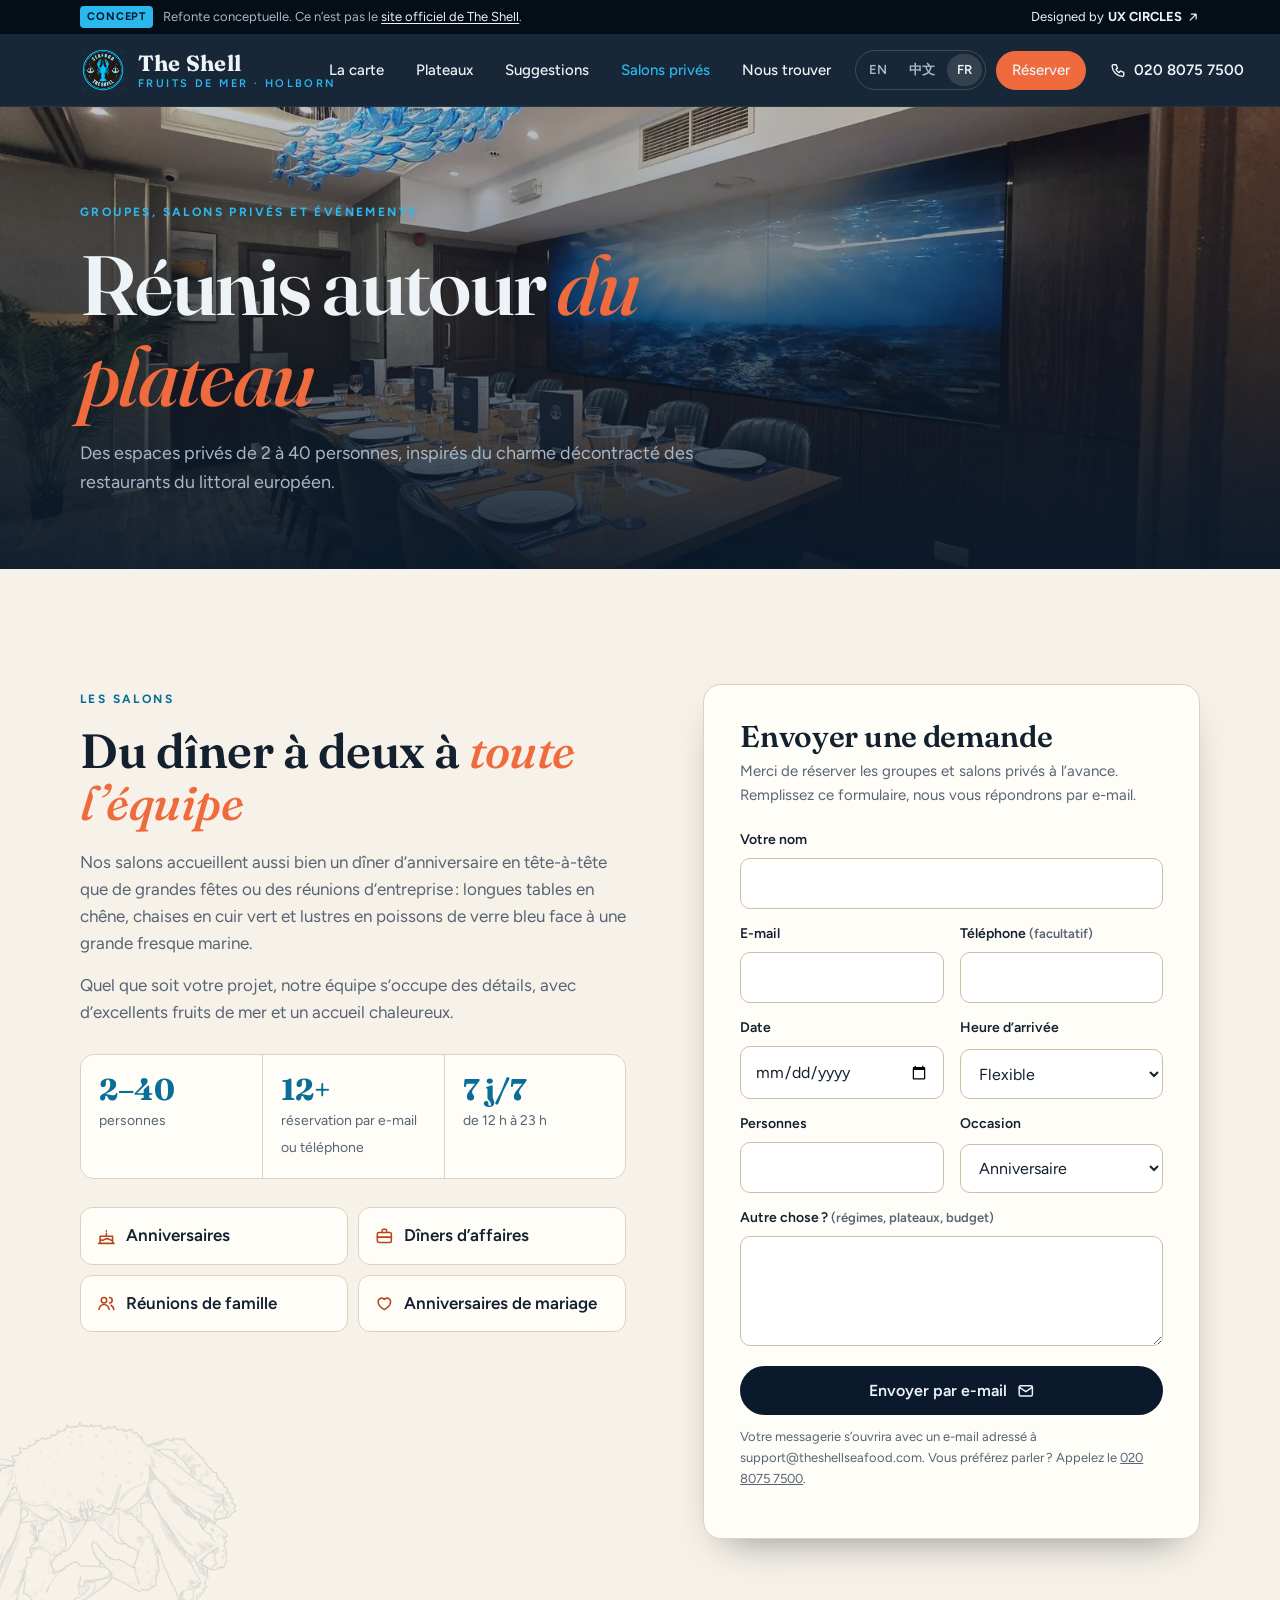
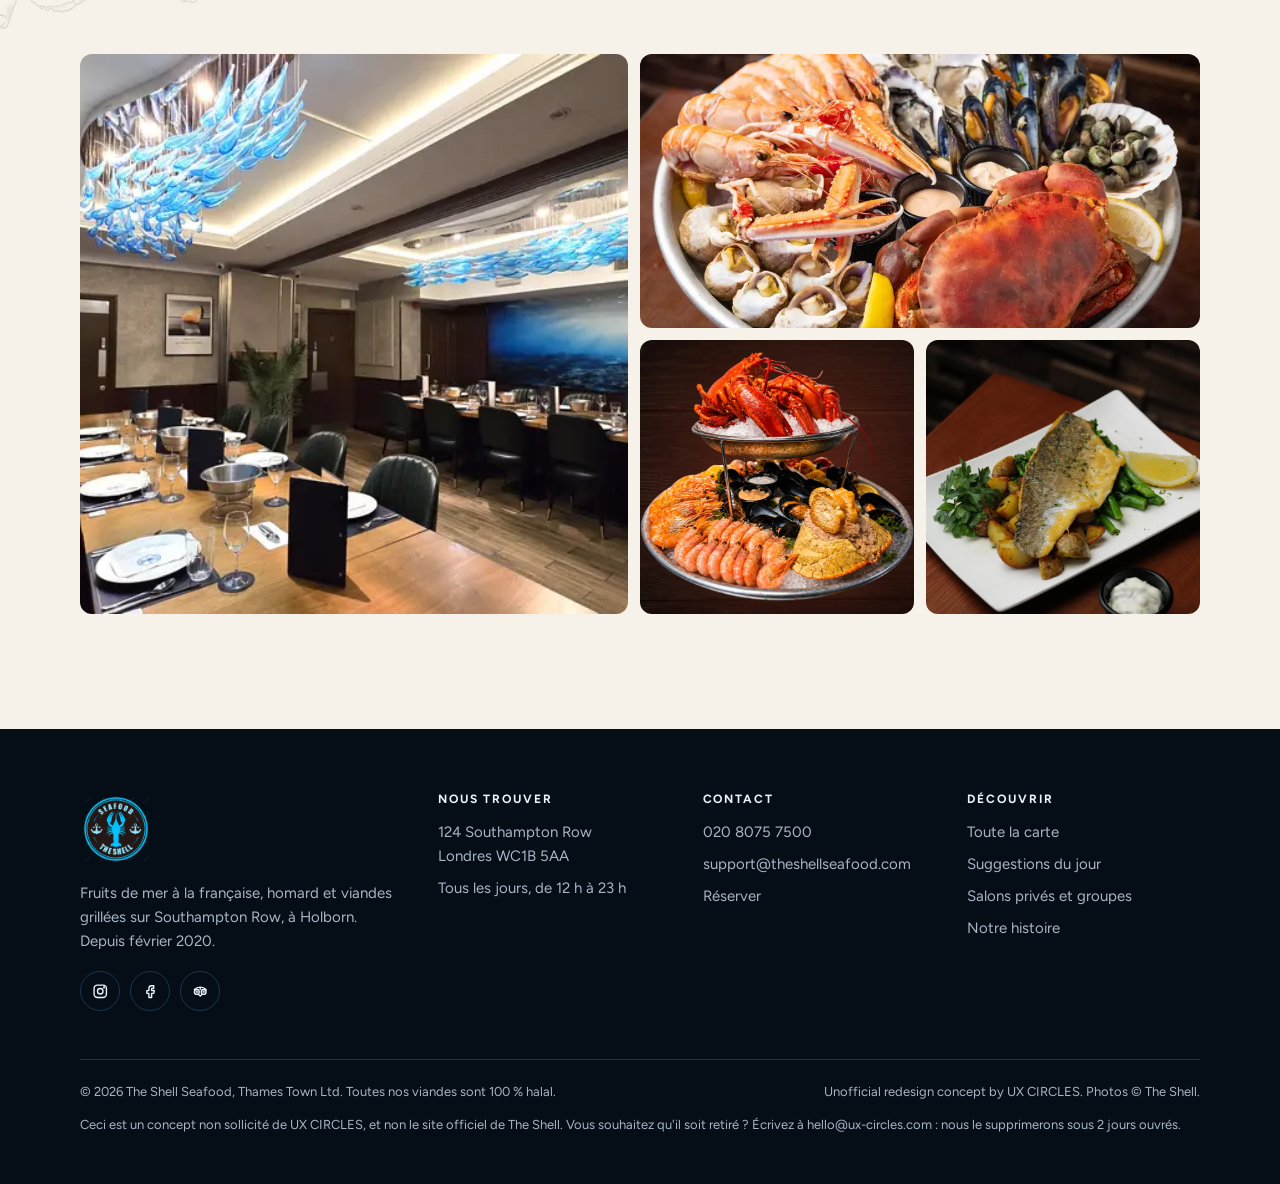
<file: fr/private-dining.html>
<!DOCTYPE html>

<html class="no-js" lang="fr">
<head>
<meta charset="utf-8"/>
<meta content="width=device-width, initial-scale=1, viewport-fit=cover" name="viewport"/>
<title>Salons privés et groupes · The Shell, Holborn</title>
<meta content="Salons privés de 2 à 40 personnes chez The Shell, à Holborn. Anniversaires, dîners d’affaires et fêtes autour des plateaux de fruits de mer. Envoyez votre demande." name="description"/>
<meta content="noindex, nofollow" name="robots"/>
<meta content="#0a1a2c" name="theme-color"/>
<link href="https://uxcircles.github.io/theshellseafood/fr/private-dining.html" rel="canonical"/>
<link href="https://uxcircles.github.io/theshellseafood/private-dining.html" hreflang="en-GB" rel="alternate"/>
<link href="https://uxcircles.github.io/theshellseafood/zh/private-dining.html" hreflang="zh-Hans" rel="alternate"/>
<link href="https://uxcircles.github.io/theshellseafood/fr/private-dining.html" hreflang="fr" rel="alternate"/>
<link href="https://uxcircles.github.io/theshellseafood/private-dining.html" hreflang="x-default" rel="alternate"/>
<link href="../favicon.png" rel="icon" type="image/png"/>
<link href="../apple-touch-icon.png" rel="apple-touch-icon"/>
<meta content="restaurant" property="og:type"/>
<meta content="The Shell Seafood Restaurant" property="og:site_name"/>
<meta content="Salons privés et groupes · The Shell, Holborn" property="og:title"/>
<meta content="Salons privés de 2 à 40 personnes chez The Shell, à Holborn. Anniversaires, dîners d’affaires et fêtes autour des plateaux de fruits de mer. Envoyez votre demande." property="og:description"/>
<meta content="https://uxcircles.github.io/theshellseafood/fr/private-dining.html" property="og:url"/><meta content="fr_FR" property="og:locale"/>
<meta content="https://uxcircles.github.io/theshellseafood/assets/img/og.jpg" property="og:image"/>
<meta content="1200" property="og:image:width"/>
<meta content="630" property="og:image:height"/>
<meta content="summary_large_image" name="twitter:card"/>
<link href="https://fonts.googleapis.com" rel="preconnect"/>
<link crossorigin="" href="https://fonts.gstatic.com" rel="preconnect"/>
<link href="https://fonts.googleapis.com/css2?family=Anton&amp;family=Figtree:wght@400;500;600;700&amp;family=Fraunces:ital,opsz,wght@0,9..144,500;0,9..144,600;0,9..144,700;1,9..144,500&amp;display=swap" rel="stylesheet"/>
<link href="../assets/css/style.css?v=11" rel="stylesheet"/>
<script type="application/ld+json">
  {
    "@context": "https://schema.org",
    "@type": "SeafoodRestaurant",
    "name": "The Shell Seafood Restaurant",
    "alternateName": ["The Shell", "The Shell Holborn"],
    "servesCuisine": ["Seafood", "French", "Steak"],
    "address": {
      "@type": "PostalAddress",
      "streetAddress": "124 Southampton Row",
      "addressLocality": "London",
      "postalCode": "WC1B 5AA",
      "addressCountry": "GB"
    },
    "geo": { "@type": "GeoCoordinates", "latitude": 51.5207627, "longitude": -0.1229369 },
    "telephone": "+442080757500",
    "email": "support@theshellseafood.com",
    "url": "https://uxcircles.github.io/theshellseafood/",
    "image": "https://uxcircles.github.io/theshellseafood/assets/img/og.jpg",
    "logo": "https://uxcircles.github.io/theshellseafood/assets/img/logo-badge.png",
    "menu": "https://uxcircles.github.io/theshellseafood/menu.html",
    "acceptsReservations": "True",
    "priceRange": "££",
    "openingHoursSpecification": [
      { "@type": "OpeningHoursSpecification", "dayOfWeek": ["Monday", "Tuesday", "Wednesday", "Thursday", "Friday", "Saturday", "Sunday"], "opens": "12:00", "closes": "23:00" }
    ],
    "sameAs": ["https://www.instagram.com/theshellseafood/", "https://www.facebook.com/TheShellSeafood/", "https://www.tripadvisor.co.uk/Restaurant_Review-g186338-d20214731-Reviews-The_Shell_Holborn-London_England.html"]
  }
  </script>
</head>
<body>
<svg aria-hidden="true" focusable="false" style="position:absolute;width:0;height:0;overflow:hidden">
<symbol id="i-phone" viewbox="0 0 24 24"><path d="M5 4h4l2 5-2.5 1.5a11 11 0 0 0 5 5L15 13l5 2v4a2 2 0 0 1-2 2A16 16 0 0 1 3 6a2 2 0 0 1 2-2"></path></symbol>
<symbol id="i-arrow" viewbox="0 0 24 24"><path d="M5 12h14M13 6l6 6-6 6"></path></symbol>
<symbol id="i-ext" viewbox="0 0 24 24"><path d="M7 17 17 7M9 7h8v8"></path></symbol>
<symbol id="i-pin" viewbox="0 0 24 24"><path d="M12 21s-7-6.2-7-11.5A7 7 0 0 1 19 9.5C19 14.8 12 21 12 21z"></path><circle cx="12" cy="9.5" r="2.5"></circle></symbol>
<symbol id="i-clock" viewbox="0 0 24 24"><circle cx="12" cy="12" r="9"></circle><path d="M12 7v5l3 2"></path></symbol>
<symbol id="i-mail" viewbox="0 0 24 24"><rect height="14" rx="2" width="18" x="3" y="5"></rect><path d="m3 7 9 6 9-6"></path></symbol>
<symbol id="i-search" viewbox="0 0 24 24"><circle cx="11" cy="11" r="7"></circle><path d="m20 20-4-4"></path></symbol>
<symbol id="i-leaf" viewbox="0 0 24 24"><path d="M5 19c0-9 6-14 15-14 0 9-5 15-14 15"></path><path d="M5 19 13 11"></path></symbol>
<symbol id="i-check" viewbox="0 0 24 24"><circle cx="12" cy="12" r="9"></circle><path d="m8 12 3 3 5-6"></path></symbol>
<symbol id="i-glass" viewbox="0 0 24 24"><path d="M7 3h10l-1 7a4 4 0 0 1-8 0zM12 14v7M8 21h8"></path></symbol>
<symbol id="i-child" viewbox="0 0 24 24"><circle cx="12" cy="6" r="3"></circle><path d="M6 21v-4a6 6 0 0 1 12 0v4M9 13l3 3 3-3"></path></symbol>
<symbol id="i-users" viewbox="0 0 24 24"><circle cx="9" cy="8" r="3.5"></circle><path d="M2.5 20a6.5 6.5 0 0 1 13 0"></path><path d="M16 4.5a3.5 3.5 0 0 1 0 7M18 14.5a6.5 6.5 0 0 1 3.5 5.5"></path></symbol>
<symbol id="i-cake" viewbox="0 0 24 24"><path d="M4 21V12h16v9M2 21h20M4 16c2 1.5 4 1.5 6 0s4-1.5 6 0 4 1.5 4 0M12 12V8M12 5.5V5"></path></symbol>
<symbol id="i-case" viewbox="0 0 24 24"><rect height="13" rx="2" width="18" x="3" y="7"></rect><path d="M9 7V5a2 2 0 0 1 2-2h2a2 2 0 0 1 2 2v2M3 13h18"></path></symbol>
<symbol id="i-heart" viewbox="0 0 24 24"><path d="M12 20s-8-4.6-8-10.5A4.5 4.5 0 0 1 12 7a4.5 4.5 0 0 1 8 2.5C20 15.4 12 20 12 20z"></path></symbol>
<symbol id="i-car" viewbox="0 0 24 24"><path d="M5 16V11l2-5h10l2 5v5M3 16h18v3h-3v-1H6v1H3zM5 11h14"></path><circle cx="7.5" cy="13.5" r=".5"></circle><circle cx="16.5" cy="13.5" r=".5"></circle></symbol>
<symbol id="i-alert" viewbox="0 0 24 24"><path d="M12 3 2 20h20L12 3z"></path><path d="M12 10v4M12 17h.01"></path></symbol>
<symbol id="i-star" viewbox="0 0 24 24"><path d="m12 3 2.7 5.6 6.1.9-4.4 4.3 1 6.1-5.4-2.9-5.4 2.9 1-6.1L3.2 9.5l6.1-.9z"></path></symbol>
<symbol id="i-fish" viewbox="0 0 24 24"><path d="M2 12s4-6 11-6c4 0 7 3 9 6-2 3-5 6-9 6-7 0-11-6-11-6zM2 12l-1 4M2 12 1 8"></path><circle cx="16.5" cy="10.5" r=".6"></circle></symbol>
<symbol id="i-ig" viewbox="0 0 24 24"><rect height="18" rx="5" width="18" x="3" y="3"></rect><circle cx="12" cy="12" r="4"></circle><circle cx="17.5" cy="6.5" r=".6"></circle></symbol>
<symbol id="i-fb" viewbox="0 0 24 24"><path d="M14 8h3V4h-3a4 4 0 0 0-4 4v3H7v4h3v6h4v-6h3l1-4h-4V8z"></path></symbol>
<symbol id="i-ta" viewbox="0 0 24 24"><circle cx="7" cy="13" r="3.5"></circle><circle cx="17" cy="13" r="3.5"></circle><path d="M3.5 9.5C6 7 9 6 12 6s6 1 8.5 3.5M12 6v3M10 17l2 2 2-2"></path><circle cx="7" cy="13" r=".6"></circle><circle cx="17" cy="13" r=".6"></circle></symbol>
</svg>
<a class="skip" href="#main">Aller au contenu</a>
<header class="site-header">
<div class="concept-bar" role="note">
<div class="wrap concept-inner">
<p><span class="concept-tag">Concept</span><span class="concept-long">Refonte conceptuelle. Ce n’est pas le <a href="https://www.theshellseafood.com/" rel="noopener" target="_blank">site officiel de The Shell</a>.</span><span class="concept-short">Refonte conceptuelle</span></p>
<a href="https://ux-circles.com/restaurants" rel="noopener" target="_blank"><span class="concept-by">Designed by</span> <strong>UX CIRCLES</strong> <svg aria-hidden="true" class="icon"><use href="#i-ext"></use></svg></a>
</div>
</div>
<div class="header-bar">
<div class="wrap header-inner">
<a aria-label="The Shell, accueil" class="brand" href="index.html">
<img alt="" height="46" src="../assets/img/logo-badge.png" width="46"/>
<span class="brand-name"><strong>The Shell</strong><span>Fruits de mer · Holborn</span></span>
</a>
<nav aria-label="Principale" class="nav" id="site-nav">
<a href="menu.html">La carte</a>
<a href="index.html#platters">Plateaux</a>
<a href="index.html#specials">Suggestions</a>
<a aria-current="page" href="private-dining.html">Salons privés</a>
<a href="index.html#visit">Nous trouver</a>
<!--lang--><div aria-label="Langue" class="lang-switch" role="group"><a href="../private-dining.html" hreflang="en-GB" lang="en-GB">EN</a><a href="../zh/private-dining.html" hreflang="zh-Hans" lang="zh-Hans">中文</a><a aria-current="true" href="private-dining.html" hreflang="fr" lang="fr">FR</a></div><!--/lang-->
<a class="btn btn-primary btn-sm" href="book.html">Réserver</a>
</nav>
<a class="header-call" href="tel:+442080757500"><svg aria-hidden="true" class="icon"><use href="#i-phone"></use></svg><span>020 8075 7500</span><span class="visually-hidden"> Appeler le restaurant</span></a>
<button aria-controls="site-nav" aria-expanded="false" class="nav-toggle" data-nav-toggle="" type="button"><span aria-hidden="true" class="bars"></span><span class="nav-toggle-label">Menu</span></button>
</div>
</div>
</header>
<main id="main">
<section aria-labelledby="pd-title" class="page-hero photo">
<img alt="Salon privé dressé pour douze, sous un lustre en poissons de verre bleu, face à une grande fresque sous-marine" fetchpriority="high" height="450" sizes="100vw" src="../assets/img/room-mural-800.webp" srcset="../assets/img/room-mural-800.webp 800w, ../assets/img/room-mural-1600.webp 1600w" width="800"/>
<div class="wrap page-hero-inner">
<span class="eyebrow light">Groupes, salons privés et événements</span>
<h1 id="pd-title">Réunis autour <em class="script">du plateau</em></h1>
<p>Des espaces privés de 2 à 40 personnes, inspirés du charme décontracté des restaurants du littoral européen.</p>
</div>
</section>
<section aria-labelledby="rooms-title" class="section has-sketch">
<img alt="" aria-hidden="true" class="sketch sk-pd" decoding="async" height="471" loading="lazy" src="../assets/img/sketch-crab-ink.webp" width="720"/>
<div class="wrap pd-grid">
<div class="pd-copy">
<span class="eyebrow">Les salons</span>
<h2 id="rooms-title">Du dîner à deux à <em class="script">toute l’équipe</em></h2>
<p>Nos salons accueillent aussi bien un dîner d’anniversaire en tête-à-tête que de grandes fêtes ou des réunions d’entreprise : longues tables en chêne, chaises en cuir vert et lustres en poissons de verre bleu face à une grande fresque marine.</p>
<p>Quel que soit votre projet, notre équipe s’occupe des détails, avec d’excellents fruits de mer et un accueil chaleureux.</p>
<ul class="pd-stats">
<li><strong>2–40</strong><span>personnes</span></li>
<li><strong>12+</strong><span>réservation par e-mail ou téléphone</span></li>
<li><strong>7 j/7</strong><span>de 12 h à 23 h</span></li>
</ul>
<ul class="occasions">
<li><svg aria-hidden="true" class="icon"><use href="#i-cake"></use></svg>Anniversaires</li>
<li><svg aria-hidden="true" class="icon"><use href="#i-case"></use></svg>Dîners d’affaires</li>
<li><svg aria-hidden="true" class="icon"><use href="#i-users"></use></svg>Réunions de famille</li>
<li><svg aria-hidden="true" class="icon"><use href="#i-heart"></use></svg>Anniversaires de mariage</li>
</ul>
</div>
<form class="card-form" id="enquiry-form" novalidate="">
<h2>Envoyer une demande</h2>
<p>Merci de réserver les groupes et salons privés à l’avance. Remplissez ce formulaire, nous vous répondrons par e-mail.</p>
<div class="fields">
<div class="field full"><label for="f-name">Votre nom</label><input autocomplete="name" id="f-name" name="name" required=""/></div>
<div class="field"><label for="f-email">E-mail</label><input autocomplete="email" id="f-email" name="email" required="" type="email"/></div>
<div class="field"><label for="f-phone">Téléphone <span class="form-note">(facultatif)</span></label><input autocomplete="tel" id="f-phone" name="phone" type="tel"/></div>
<div class="field"><label for="f-date">Date</label><input id="f-date" name="date" required="" type="date"/></div>
<div class="field"><label for="f-time">Heure d’arrivée</label>
<select id="f-time" name="time">
<option value="">Flexible</option>
<option>12:00</option><option>12:30</option><option>13:00</option><option>13:30</option><option>14:00</option>
<option>17:30</option><option>18:00</option><option>18:30</option><option>19:00</option><option>19:30</option><option>20:00</option><option>20:30</option><option>21:00</option>
</select>
</div>
<div class="field"><label for="f-guests">Personnes</label><input id="f-guests" inputmode="numeric" max="40" min="2" name="guests" required="" type="number"/></div>
<div class="field"><label for="f-occasion">Occasion</label>
<select id="f-occasion" name="occasion">
<option>Anniversaire</option><option>Dîner d’affaires</option><option>Réunion de famille</option><option>Anniversaire de mariage</option><option>Autre</option>
</select>
</div>
<div class="field full"><label for="f-message">Autre chose ? <span class="form-note">(régimes, plateaux, budget)</span></label><textarea id="f-message" name="message"></textarea></div>
</div>
<div class="form-foot">
<button class="btn btn-dark" type="submit">Envoyer par e-mail <svg aria-hidden="true" class="icon"><use href="#i-mail"></use></svg></button>
<p class="form-note">Votre messagerie s’ouvrira avec un e-mail adressé à support@theshellseafood.com. Vous préférez parler ? Appelez le <a href="tel:+442080757500">020 8075 7500</a>.</p>
<p class="form-status" id="form-status" role="status"></p>
</div>
</form>
</div>
</section>
<section aria-label="Photos" class="section" style="padding-top:0">
<div class="wrap">
<div class="gallery">
<img alt="Deux salons réunis en un seul grand espace, dressés pour un groupe" decoding="async" height="450" loading="lazy" sizes="(max-width: 700px) 100vw, 600px" src="../assets/img/room-long-800.webp" srcset="../assets/img/room-long-800.webp 800w, ../assets/img/room-long-1600.webp 1600w" width="800"/>
<img alt="Plateau rond de fruits de mer avec crabe, langoustines, huîtres, bulots et moules" decoding="async" height="759" loading="lazy" sizes="(max-width: 700px) 50vw, 600px" src="../assets/img/chilled-platter-800.webp" srcset="../assets/img/chilled-platter-800.webp 800w, ../assets/img/chilled-platter-1600.webp 1600w" width="800"/>
<img alt="Plateau à deux étages surmonté de homards" decoding="async" height="787" loading="lazy" sizes="(max-width: 700px) 50vw, 300px" src="../assets/img/tower-800.webp" srcset="../assets/img/tower-800.webp 800w, ../assets/img/tower-1600.webp 1600w" width="800"/>
<img alt="Bar grillé, pommes de terre et haricots verts" decoding="async" height="1200" loading="lazy" sizes="(max-width: 700px) 50vw, 300px" src="../assets/img/seabass-800.webp" srcset="../assets/img/seabass-800.webp 800w, ../assets/img/seabass-1600.webp 1600w" width="800"/>
</div>
</div>
</section>
</main>
<footer class="site-footer">
<div class="wrap">
<div class="footer-grid">
<div class="footer-brand">
<img alt="Écusson The Shell" height="72" loading="lazy" src="../assets/img/logo-badge.png" width="72"/>
<p>Fruits de mer à la française, homard et viandes grillées sur Southampton Row, à Holborn. Depuis février 2020.</p>
<div class="socials">
<a aria-label="Instagram" href="https://www.instagram.com/theshellseafood/" rel="noopener" target="_blank"><svg aria-hidden="true" class="icon"><use href="#i-ig"></use></svg></a>
<a aria-label="Facebook" href="https://www.facebook.com/TheShellSeafood/" rel="noopener" target="_blank"><svg aria-hidden="true" class="icon"><use href="#i-fb"></use></svg></a>
<a aria-label="Avis Tripadvisor" href="https://www.tripadvisor.co.uk/Restaurant_Review-g186338-d20214731-Reviews-The_Shell_Holborn-London_England.html" rel="noopener" target="_blank"><svg aria-hidden="true" class="icon"><use href="#i-ta"></use></svg></a>
</div>
</div>
<div>
<h2>Nous trouver</h2>
<ul>
<li><a href="https://www.google.com/maps/place/The+Shell/@51.5207627,-0.1251256,17z/data=!3m1!4b1!4m6!3m5!1s0x48761bf2e88a51cd:0xa73f724916147853!8m2!3d51.5207627!4d-0.1229369" rel="noopener" target="_blank">124 Southampton Row<br/>Londres WC1B 5AA</a></li>
<li>Tous les jours, de 12 h à 23 h</li>
</ul>
</div>
<div>
<h2>Contact</h2>
<ul>
<li><a href="tel:+442080757500">020 8075 7500</a></li>
<li><a href="mailto:support@theshellseafood.com">support@theshellseafood.com</a></li>
<li><a href="book.html">Réserver</a></li>
</ul>
</div>
<div>
<h2>Découvrir</h2>
<ul>
<li><a href="menu.html">Toute la carte</a></li>
<li><a href="index.html#specials">Suggestions du jour</a></li>
<li><a href="private-dining.html">Salons privés et groupes</a></li>
<li><a href="index.html#story">Notre histoire</a></li>
</ul>
</div>
</div>
<div class="footer-base">
<p>© <span data-year="">2026</span> The Shell Seafood, Thames Town Ltd. Toutes nos viandes sont 100 % halal.</p>
<p>Unofficial redesign concept by <a href="https://ux-circles.com/restaurants" rel="noopener" target="_blank">UX CIRCLES</a>. Photos © The Shell.</p>
<p data-takedown style="flex-basis: 100%; margin: 0;">Ceci est un concept non sollicité de UX CIRCLES, et non le site officiel de The Shell. Vous souhaitez qu'il soit retiré&nbsp;? Écrivez à <a href="mailto:hello@ux-circles.com">hello@ux-circles.com</a>&nbsp;: nous le supprimerons sous 2&nbsp;jours ouvrés.</p>
</div>
</div>
</footer>
<nav aria-label="Actions rapides" class="action-bar">
<a class="btn btn-ghost" href="tel:+442080757500"><svg aria-hidden="true" class="icon"><use href="#i-phone"></use></svg>Appeler</a>
<a class="btn btn-primary" href="book.html">Réserver</a>
</nav>
<script defer="" src="../assets/js/main.js?v=4"></script>
</body>
</html>
</file>
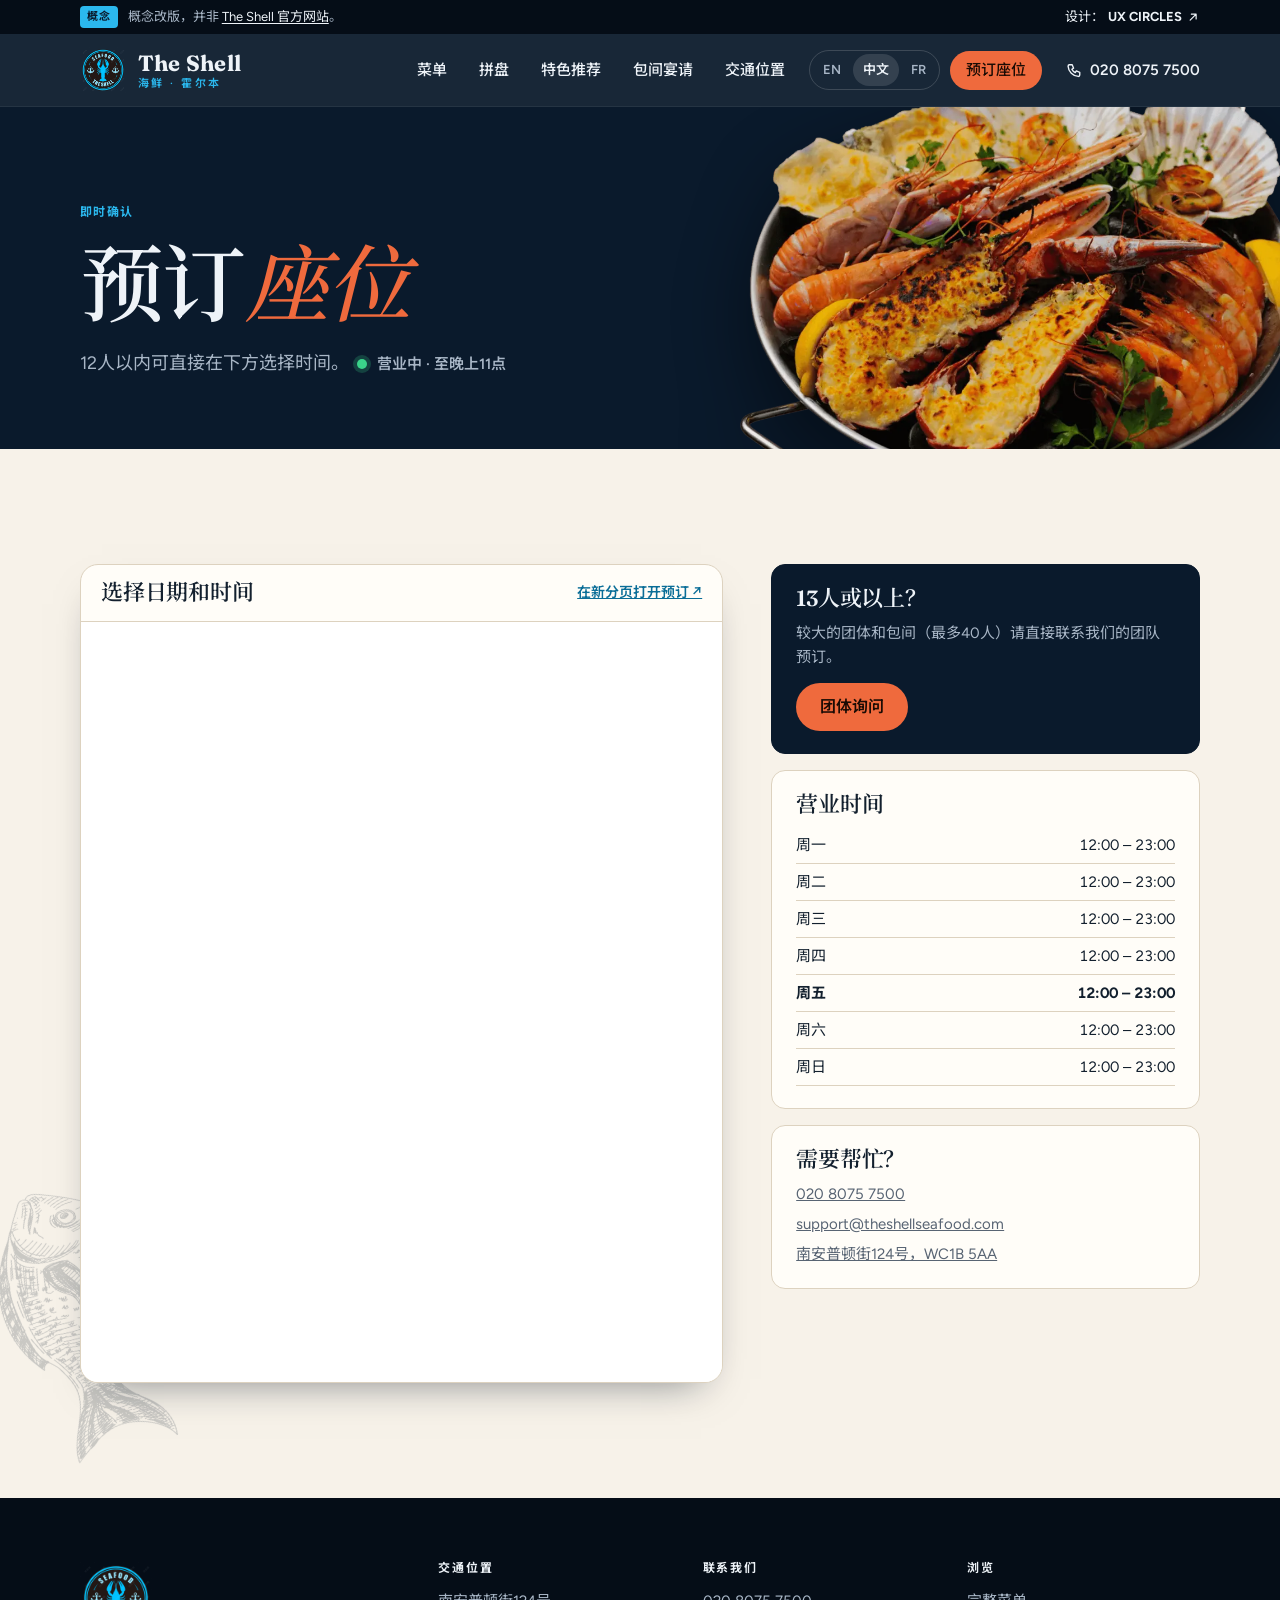
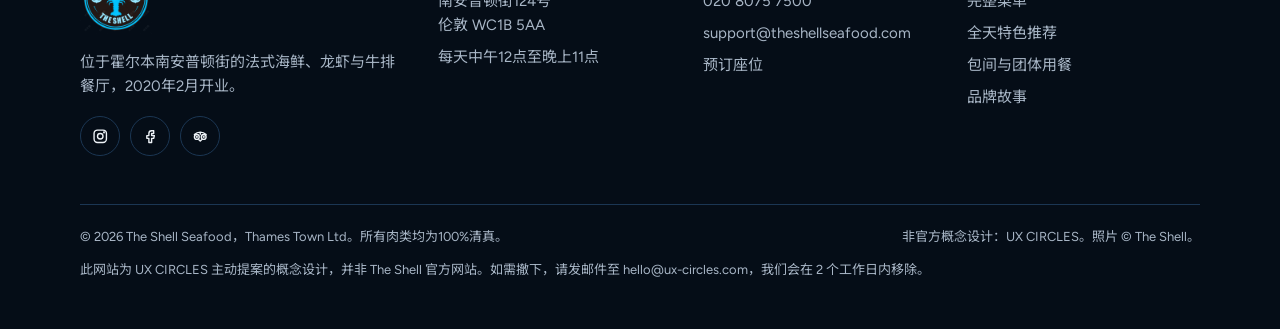
<file: zh/book.html>
<!DOCTYPE html>

<html class="no-js" lang="zh-Hans">
<head>
<meta charset="utf-8"/>
<meta content="width=device-width, initial-scale=1, viewport-fit=cover" name="viewport"/>
<title>预订座位 · The Shell 海鲜餐厅，霍尔本</title>
<meta content="在线预订 The Shell 霍尔本店（南安普顿街124号）座位，12人以内即时确认；更多人数请致电或发邮件。" name="description"/>
<meta content="noindex, nofollow" name="robots"/>
<meta content="#0a1a2c" name="theme-color"/>
<link href="https://uxcircles.github.io/theshellseafood/zh/book.html" rel="canonical"/>
<link href="https://uxcircles.github.io/theshellseafood/book.html" hreflang="en-GB" rel="alternate"/>
<link href="https://uxcircles.github.io/theshellseafood/zh/book.html" hreflang="zh-Hans" rel="alternate"/>
<link href="https://uxcircles.github.io/theshellseafood/fr/book.html" hreflang="fr" rel="alternate"/>
<link href="https://uxcircles.github.io/theshellseafood/book.html" hreflang="x-default" rel="alternate"/>
<link href="../favicon.png" rel="icon" type="image/png"/>
<link href="../apple-touch-icon.png" rel="apple-touch-icon"/>
<meta content="restaurant" property="og:type"/>
<meta content="The Shell Seafood Restaurant" property="og:site_name"/>
<meta content="预订座位 · The Shell 海鲜餐厅，霍尔本" property="og:title"/>
<meta content="在线预订 The Shell 霍尔本店（南安普顿街124号）座位，12人以内即时确认；更多人数请致电或发邮件。" property="og:description"/>
<meta content="https://uxcircles.github.io/theshellseafood/zh/book.html" property="og:url"/><meta content="zh_CN" property="og:locale"/>
<meta content="https://uxcircles.github.io/theshellseafood/assets/img/og.jpg" property="og:image"/>
<meta content="1200" property="og:image:width"/>
<meta content="630" property="og:image:height"/>
<meta content="summary_large_image" name="twitter:card"/>
<link href="https://fonts.googleapis.com" rel="preconnect"/>
<link crossorigin="" href="https://fonts.gstatic.com" rel="preconnect"/>
<link href="https://fonts.googleapis.com/css2?family=Noto+Sans+SC:wght@400;500;700&amp;family=Noto+Serif+SC:wght@600;700&amp;display=swap" rel="stylesheet"/><link href="https://fonts.googleapis.com/css2?family=Anton&amp;family=Figtree:wght@400;500;600;700&amp;family=Fraunces:ital,opsz,wght@0,9..144,500;0,9..144,600;0,9..144,700;1,9..144,500&amp;display=swap" rel="stylesheet"/>
<link href="../assets/css/style.css?v=11" rel="stylesheet"/>
<script type="application/ld+json">
  {
    "@context": "https://schema.org",
    "@type": "SeafoodRestaurant",
    "name": "The Shell Seafood Restaurant",
    "alternateName": ["The Shell", "The Shell Holborn"],
    "servesCuisine": ["Seafood", "French", "Steak"],
    "address": {
      "@type": "PostalAddress",
      "streetAddress": "124 Southampton Row",
      "addressLocality": "London",
      "postalCode": "WC1B 5AA",
      "addressCountry": "GB"
    },
    "geo": { "@type": "GeoCoordinates", "latitude": 51.5207627, "longitude": -0.1229369 },
    "telephone": "+442080757500",
    "email": "support@theshellseafood.com",
    "url": "https://uxcircles.github.io/theshellseafood/",
    "image": "https://uxcircles.github.io/theshellseafood/assets/img/og.jpg",
    "logo": "https://uxcircles.github.io/theshellseafood/assets/img/logo-badge.png",
    "menu": "https://uxcircles.github.io/theshellseafood/menu.html",
    "acceptsReservations": "True",
    "priceRange": "££",
    "openingHoursSpecification": [
      { "@type": "OpeningHoursSpecification", "dayOfWeek": ["Monday", "Tuesday", "Wednesday", "Thursday", "Friday", "Saturday", "Sunday"], "opens": "12:00", "closes": "23:00" }
    ],
    "sameAs": ["https://www.instagram.com/theshellseafood/", "https://www.facebook.com/TheShellSeafood/", "https://www.tripadvisor.co.uk/Restaurant_Review-g186338-d20214731-Reviews-The_Shell_Holborn-London_England.html"]
  }
  </script>
</head>
<body>
<svg aria-hidden="true" focusable="false" style="position:absolute;width:0;height:0;overflow:hidden">
<symbol id="i-phone" viewbox="0 0 24 24"><path d="M5 4h4l2 5-2.5 1.5a11 11 0 0 0 5 5L15 13l5 2v4a2 2 0 0 1-2 2A16 16 0 0 1 3 6a2 2 0 0 1 2-2"></path></symbol>
<symbol id="i-arrow" viewbox="0 0 24 24"><path d="M5 12h14M13 6l6 6-6 6"></path></symbol>
<symbol id="i-ext" viewbox="0 0 24 24"><path d="M7 17 17 7M9 7h8v8"></path></symbol>
<symbol id="i-pin" viewbox="0 0 24 24"><path d="M12 21s-7-6.2-7-11.5A7 7 0 0 1 19 9.5C19 14.8 12 21 12 21z"></path><circle cx="12" cy="9.5" r="2.5"></circle></symbol>
<symbol id="i-clock" viewbox="0 0 24 24"><circle cx="12" cy="12" r="9"></circle><path d="M12 7v5l3 2"></path></symbol>
<symbol id="i-mail" viewbox="0 0 24 24"><rect height="14" rx="2" width="18" x="3" y="5"></rect><path d="m3 7 9 6 9-6"></path></symbol>
<symbol id="i-search" viewbox="0 0 24 24"><circle cx="11" cy="11" r="7"></circle><path d="m20 20-4-4"></path></symbol>
<symbol id="i-leaf" viewbox="0 0 24 24"><path d="M5 19c0-9 6-14 15-14 0 9-5 15-14 15"></path><path d="M5 19 13 11"></path></symbol>
<symbol id="i-check" viewbox="0 0 24 24"><circle cx="12" cy="12" r="9"></circle><path d="m8 12 3 3 5-6"></path></symbol>
<symbol id="i-glass" viewbox="0 0 24 24"><path d="M7 3h10l-1 7a4 4 0 0 1-8 0zM12 14v7M8 21h8"></path></symbol>
<symbol id="i-child" viewbox="0 0 24 24"><circle cx="12" cy="6" r="3"></circle><path d="M6 21v-4a6 6 0 0 1 12 0v4M9 13l3 3 3-3"></path></symbol>
<symbol id="i-users" viewbox="0 0 24 24"><circle cx="9" cy="8" r="3.5"></circle><path d="M2.5 20a6.5 6.5 0 0 1 13 0"></path><path d="M16 4.5a3.5 3.5 0 0 1 0 7M18 14.5a6.5 6.5 0 0 1 3.5 5.5"></path></symbol>
<symbol id="i-cake" viewbox="0 0 24 24"><path d="M4 21V12h16v9M2 21h20M4 16c2 1.5 4 1.5 6 0s4-1.5 6 0 4 1.5 4 0M12 12V8M12 5.5V5"></path></symbol>
<symbol id="i-case" viewbox="0 0 24 24"><rect height="13" rx="2" width="18" x="3" y="7"></rect><path d="M9 7V5a2 2 0 0 1 2-2h2a2 2 0 0 1 2 2v2M3 13h18"></path></symbol>
<symbol id="i-heart" viewbox="0 0 24 24"><path d="M12 20s-8-4.6-8-10.5A4.5 4.5 0 0 1 12 7a4.5 4.5 0 0 1 8 2.5C20 15.4 12 20 12 20z"></path></symbol>
<symbol id="i-car" viewbox="0 0 24 24"><path d="M5 16V11l2-5h10l2 5v5M3 16h18v3h-3v-1H6v1H3zM5 11h14"></path><circle cx="7.5" cy="13.5" r=".5"></circle><circle cx="16.5" cy="13.5" r=".5"></circle></symbol>
<symbol id="i-alert" viewbox="0 0 24 24"><path d="M12 3 2 20h20L12 3z"></path><path d="M12 10v4M12 17h.01"></path></symbol>
<symbol id="i-star" viewbox="0 0 24 24"><path d="m12 3 2.7 5.6 6.1.9-4.4 4.3 1 6.1-5.4-2.9-5.4 2.9 1-6.1L3.2 9.5l6.1-.9z"></path></symbol>
<symbol id="i-fish" viewbox="0 0 24 24"><path d="M2 12s4-6 11-6c4 0 7 3 9 6-2 3-5 6-9 6-7 0-11-6-11-6zM2 12l-1 4M2 12 1 8"></path><circle cx="16.5" cy="10.5" r=".6"></circle></symbol>
<symbol id="i-ig" viewbox="0 0 24 24"><rect height="18" rx="5" width="18" x="3" y="3"></rect><circle cx="12" cy="12" r="4"></circle><circle cx="17.5" cy="6.5" r=".6"></circle></symbol>
<symbol id="i-fb" viewbox="0 0 24 24"><path d="M14 8h3V4h-3a4 4 0 0 0-4 4v3H7v4h3v6h4v-6h3l1-4h-4V8z"></path></symbol>
<symbol id="i-ta" viewbox="0 0 24 24"><circle cx="7" cy="13" r="3.5"></circle><circle cx="17" cy="13" r="3.5"></circle><path d="M3.5 9.5C6 7 9 6 12 6s6 1 8.5 3.5M12 6v3M10 17l2 2 2-2"></path><circle cx="7" cy="13" r=".6"></circle><circle cx="17" cy="13" r=".6"></circle></symbol>
</svg>
<a class="skip" href="#main">跳到正文</a>
<header class="site-header">
<div class="concept-bar" role="note">
<div class="wrap concept-inner">
<p><span class="concept-tag">概念</span><span class="concept-long">概念改版，并非 <a href="https://www.theshellseafood.com/" rel="noopener" target="_blank">The Shell 官方网站</a>。</span><span class="concept-short">概念改版</span></p>
<a href="https://ux-circles.com/restaurants" rel="noopener" target="_blank"><span class="concept-by">设计：</span><strong>UX CIRCLES</strong> <svg aria-hidden="true" class="icon"><use href="#i-ext"></use></svg></a>
</div>
</div>
<div class="header-bar">
<div class="wrap header-inner">
<a aria-label="The Shell 首页" class="brand" href="index.html">
<img alt="" height="46" src="../assets/img/logo-badge.png" width="46"/>
<span class="brand-name"><strong>The Shell</strong><span>海鲜 · 霍尔本</span></span>
</a>
<nav aria-label="主导航" class="nav" id="site-nav">
<a href="menu.html">菜单</a>
<a href="index.html#platters">拼盘</a>
<a href="index.html#specials">特色推荐</a>
<a href="private-dining.html">包间宴请</a>
<a href="index.html#visit">交通位置</a>
<!--lang--><div aria-label="语言" class="lang-switch" role="group"><a href="../book.html" hreflang="en-GB" lang="en-GB">EN</a><a aria-current="true" href="book.html" hreflang="zh-Hans" lang="zh-Hans">中文</a><a href="../fr/book.html" hreflang="fr" lang="fr">FR</a></div><!--/lang-->
<a aria-current="page" class="btn btn-primary btn-sm" href="book.html">预订座位</a>
</nav>
<a class="header-call" href="tel:+442080757500"><svg aria-hidden="true" class="icon"><use href="#i-phone"></use></svg><span>020 8075 7500</span><span class="visually-hidden"> 致电餐厅</span></a>
<button aria-controls="site-nav" aria-expanded="false" class="nav-toggle" data-nav-toggle="" type="button"><span aria-hidden="true" class="bars"></span><span class="nav-toggle-label">导航</span></button>
</div>
</div>
</header>
<main id="main">
<section aria-labelledby="book-title" class="page-hero">
<div class="wrap page-hero-inner">
<img alt="" class="art" height="399" sizes="(max-width: 860px) 72vw, 560px" src="../assets/img/lobster-gratin-cutout-500.webp" srcset="../assets/img/lobster-gratin-cutout-500.webp 500w, ../assets/img/lobster-gratin-cutout-1000.webp 1000w" width="500"/>
<span class="eyebrow light">即时确认</span>
<h1 id="book-title">预订<em class="script">座位</em></h1>
<p>12人以内可直接在下方选择时间。 <span class="status" data-status="" style="margin-left:4px"></span></p>
</div>
</section>
<section aria-label="预订" class="section has-sketch">
<img alt="" aria-hidden="true" class="sketch sk-book" decoding="async" height="720" loading="lazy" src="../assets/img/sketch-fish-ink.webp" width="403"/>
<div class="wrap book-grid">
<div class="book-frame">
<div class="book-frame-head">
<h2>选择日期和时间</h2>
<a href="https://widget.bookinghero.co.uk/home/theshell" rel="noopener" target="_blank">在新分页打开预订 ↗</a>
</div>
<iframe loading="lazy" src="https://widget.bookinghero.co.uk/home/theshell" title="The Shell 座位预订（BookingHero）"></iframe>
</div>
<div class="book-side">
<div class="info-card dark">
<h2>13人或以上？</h2>
<p>较大的团体和包间（最多40人）请直接联系我们的团队预订。</p>
<a class="btn btn-primary" href="private-dining.html">团体询问</a>
</div>
<div class="info-card">
<h2>营业时间</h2>
<table class="hours-table">
<tbody>
<tr data-day="Mon"><td>周一</td><td>12:00 – 23:00</td></tr>
<tr data-day="Tue"><td>周二</td><td>12:00 – 23:00</td></tr>
<tr data-day="Wed"><td>周三</td><td>12:00 – 23:00</td></tr>
<tr data-day="Thu"><td>周四</td><td>12:00 – 23:00</td></tr>
<tr data-day="Fri"><td>周五</td><td>12:00 – 23:00</td></tr>
<tr data-day="Sat"><td>周六</td><td>12:00 – 23:00</td></tr>
<tr data-day="Sun"><td>周日</td><td>12:00 – 23:00</td></tr>
</tbody>
</table>
</div>
<div class="info-card">
<h2>需要帮忙？</h2>
<ul>
<li><a href="tel:+442080757500">020 8075 7500</a></li>
<li><a href="mailto:support@theshellseafood.com">support@theshellseafood.com</a></li>
<li><a href="https://www.google.com/maps/place/The+Shell/@51.5207627,-0.1251256,17z/data=!3m1!4b1!4m6!3m5!1s0x48761bf2e88a51cd:0xa73f724916147853!8m2!3d51.5207627!4d-0.1229369" rel="noopener" target="_blank">南安普顿街124号，WC1B 5AA</a></li>
</ul>
</div>
</div>
</div>
</section>
</main>
<footer class="site-footer">
<div class="wrap">
<div class="footer-grid">
<div class="footer-brand">
<img alt="The Shell 海鲜徽标" height="72" loading="lazy" src="../assets/img/logo-badge.png" width="72"/>
<p>位于霍尔本南安普顿街的法式海鲜、龙虾与牛排餐厅，2020年2月开业。</p>
<div class="socials">
<a aria-label="Instagram" href="https://www.instagram.com/theshellseafood/" rel="noopener" target="_blank"><svg aria-hidden="true" class="icon"><use href="#i-ig"></use></svg></a>
<a aria-label="Facebook" href="https://www.facebook.com/TheShellSeafood/" rel="noopener" target="_blank"><svg aria-hidden="true" class="icon"><use href="#i-fb"></use></svg></a>
<a aria-label="Tripadvisor 点评" href="https://www.tripadvisor.co.uk/Restaurant_Review-g186338-d20214731-Reviews-The_Shell_Holborn-London_England.html" rel="noopener" target="_blank"><svg aria-hidden="true" class="icon"><use href="#i-ta"></use></svg></a>
</div>
</div>
<div>
<h2>交通位置</h2>
<ul>
<li><a href="https://www.google.com/maps/place/The+Shell/@51.5207627,-0.1251256,17z/data=!3m1!4b1!4m6!3m5!1s0x48761bf2e88a51cd:0xa73f724916147853!8m2!3d51.5207627!4d-0.1229369" rel="noopener" target="_blank">南安普顿街124号<br/>伦敦 WC1B 5AA</a></li>
<li>每天中午12点至晚上11点</li>
</ul>
</div>
<div>
<h2>联系我们</h2>
<ul>
<li><a href="tel:+442080757500">020 8075 7500</a></li>
<li><a href="mailto:support@theshellseafood.com">support@theshellseafood.com</a></li>
<li><a href="book.html">预订座位</a></li>
</ul>
</div>
<div>
<h2>浏览</h2>
<ul>
<li><a href="menu.html">完整菜单</a></li>
<li><a href="index.html#specials">全天特色推荐</a></li>
<li><a href="private-dining.html">包间与团体用餐</a></li>
<li><a href="index.html#story">品牌故事</a></li>
</ul>
</div>
</div>
<div class="footer-base">
<p>© <span data-year="">2026</span> The Shell Seafood，Thames Town Ltd。所有肉类均为100%清真。</p>
<p>非官方概念设计：<a href="https://ux-circles.com/restaurants" rel="noopener" target="_blank">UX CIRCLES</a>。照片 © The Shell。</p>
<p data-takedown style="flex-basis: 100%; margin: 0;">此网站为 UX CIRCLES 主动提案的概念设计，并非 The Shell 官方网站。如需撤下，请发邮件至 <a href="mailto:hello@ux-circles.com">hello@ux-circles.com</a>，我们会在 2 个工作日内移除。</p>
</div>
</div>
</footer>
<nav aria-label="快捷操作" class="action-bar">
<a class="btn btn-ghost" href="tel:+442080757500"><svg aria-hidden="true" class="icon"><use href="#i-phone"></use></svg>致电</a>
<a class="btn btn-primary" href="book.html">预订座位</a>
</nav>
<script defer="" src="../assets/js/main.js?v=4"></script>
</body>
</html>
</file>
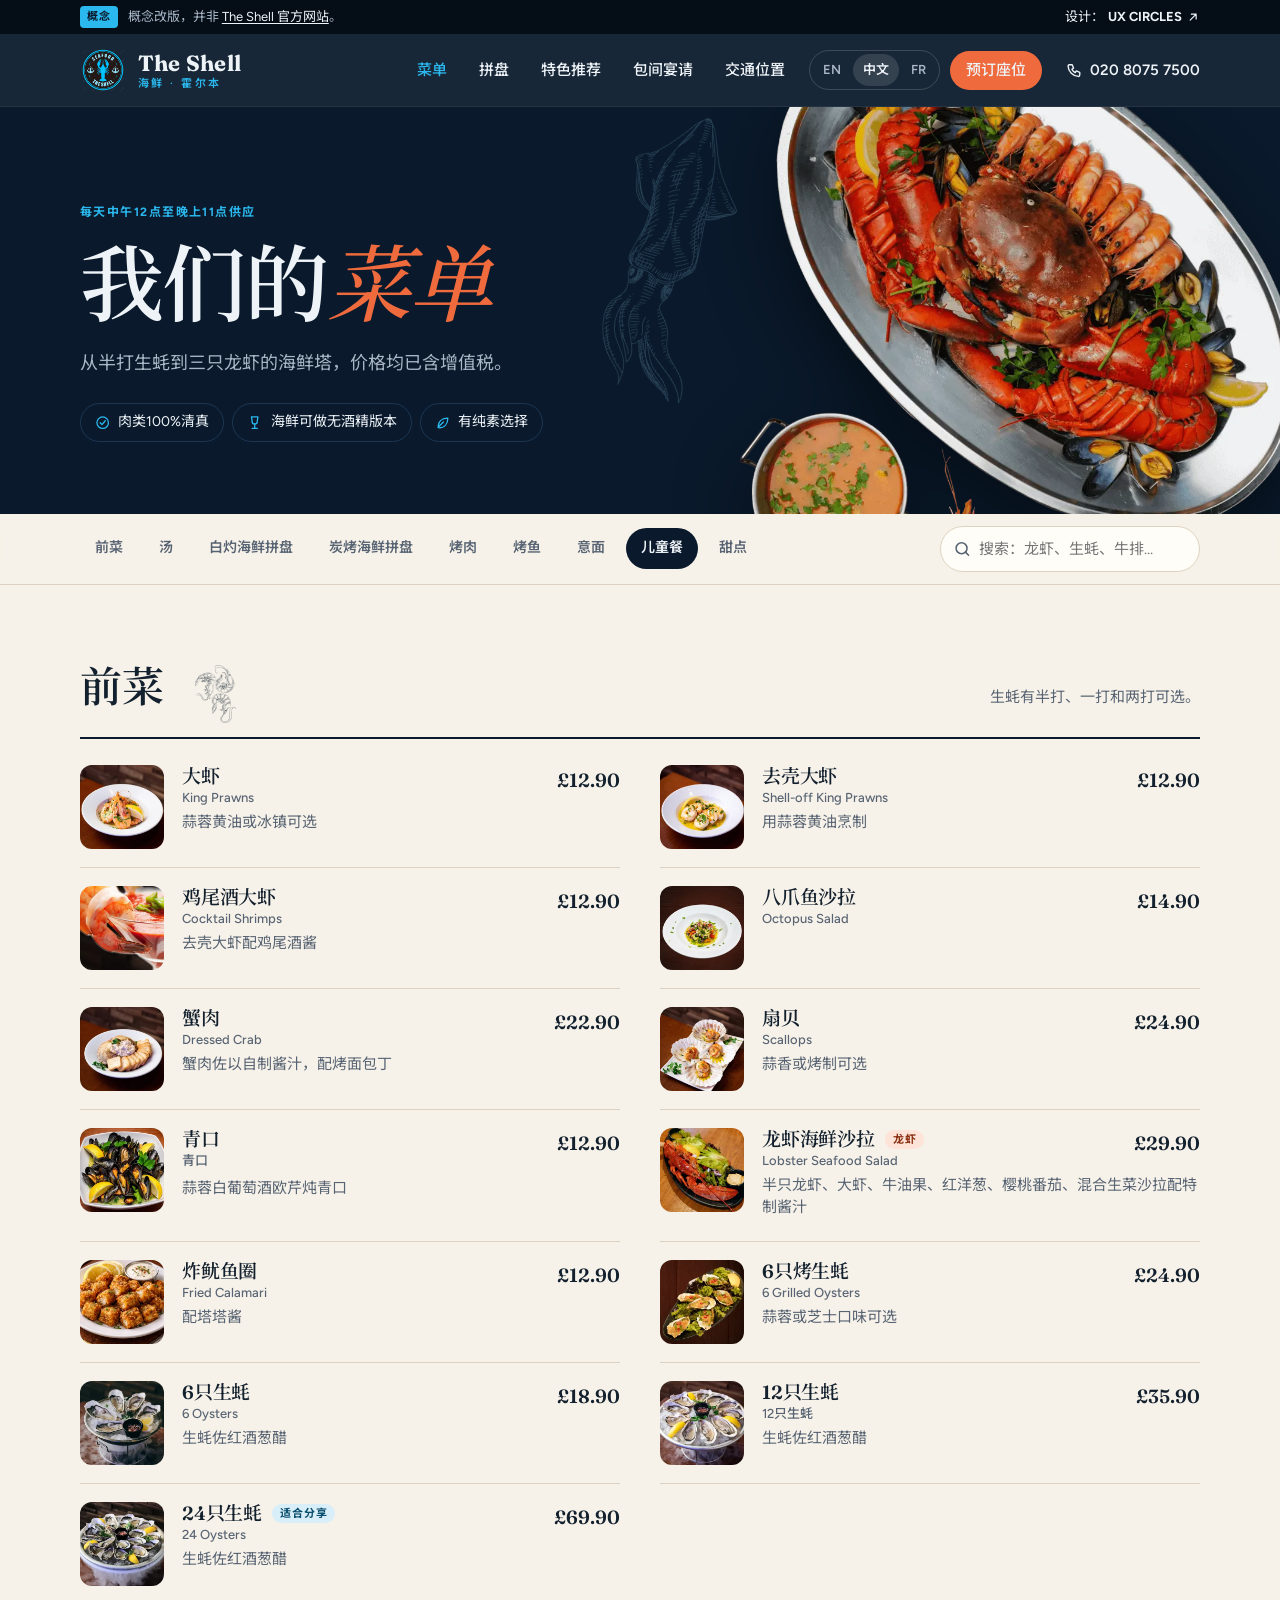
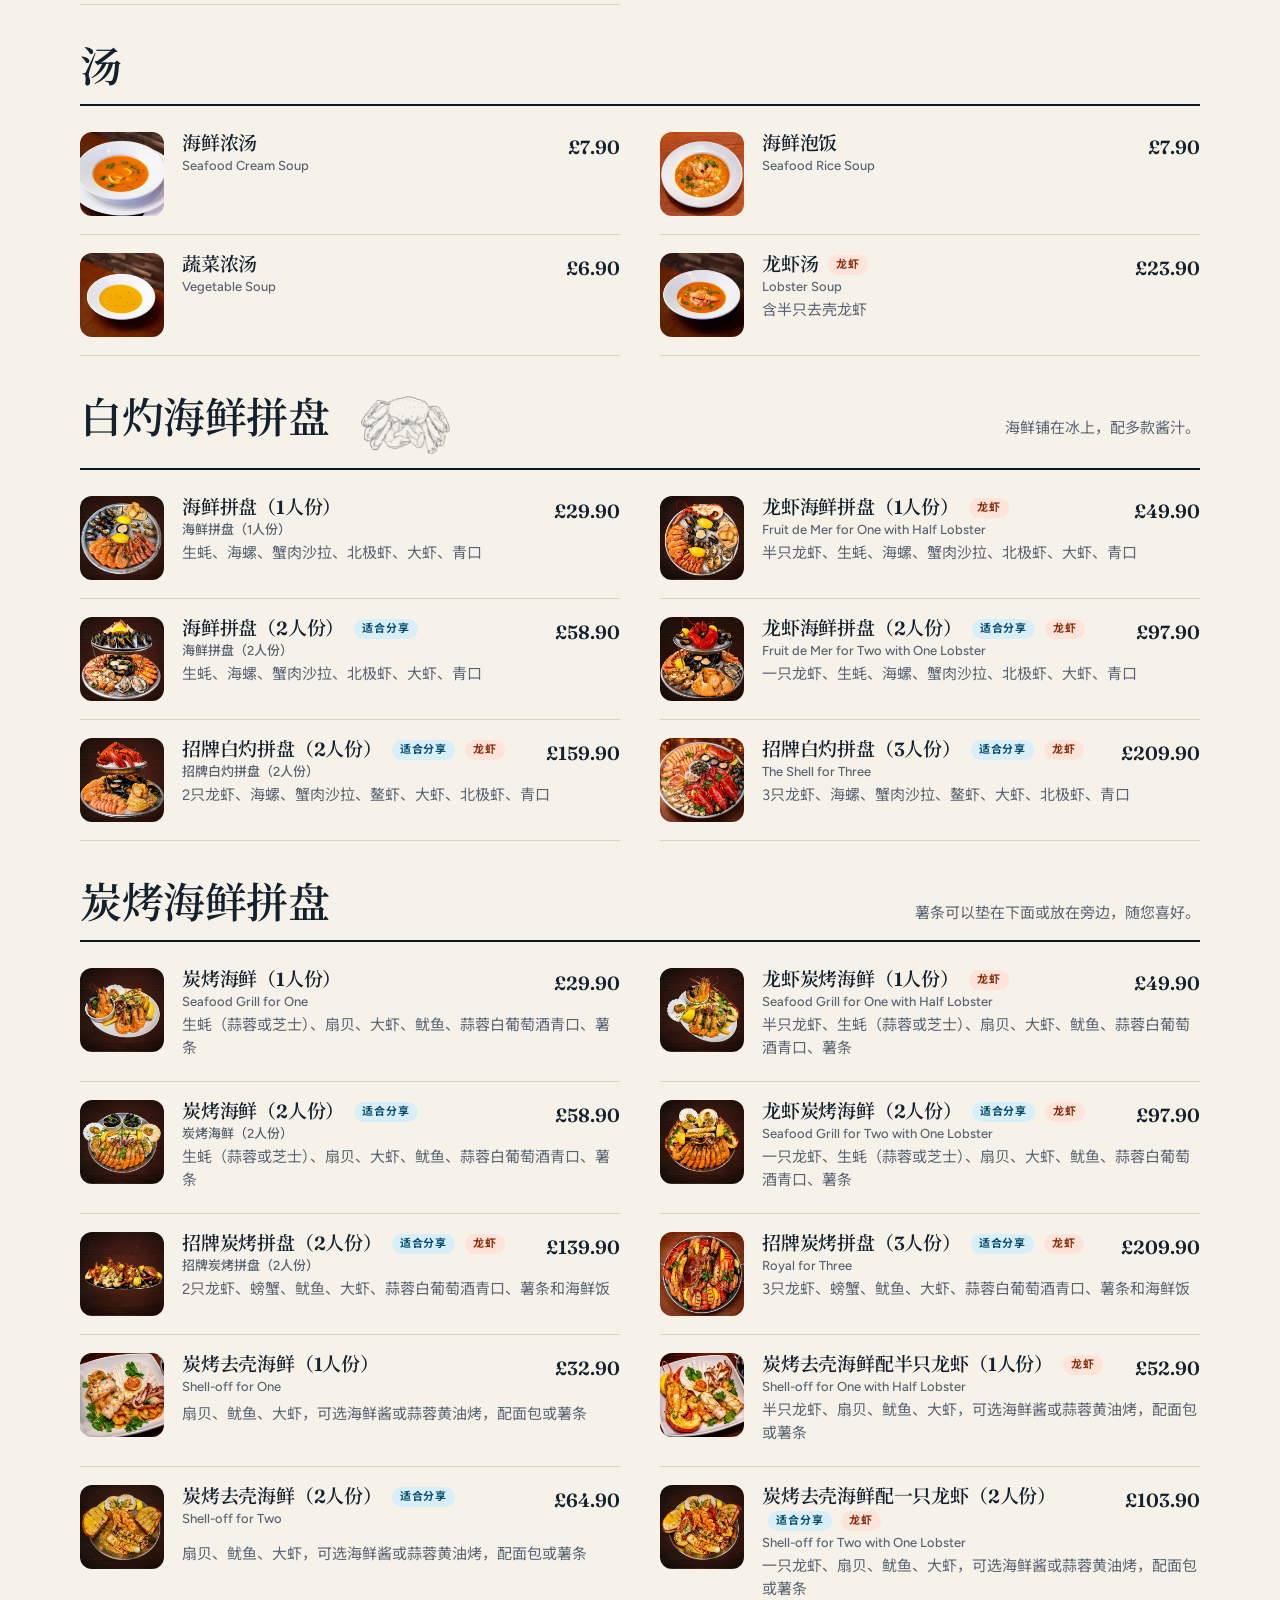
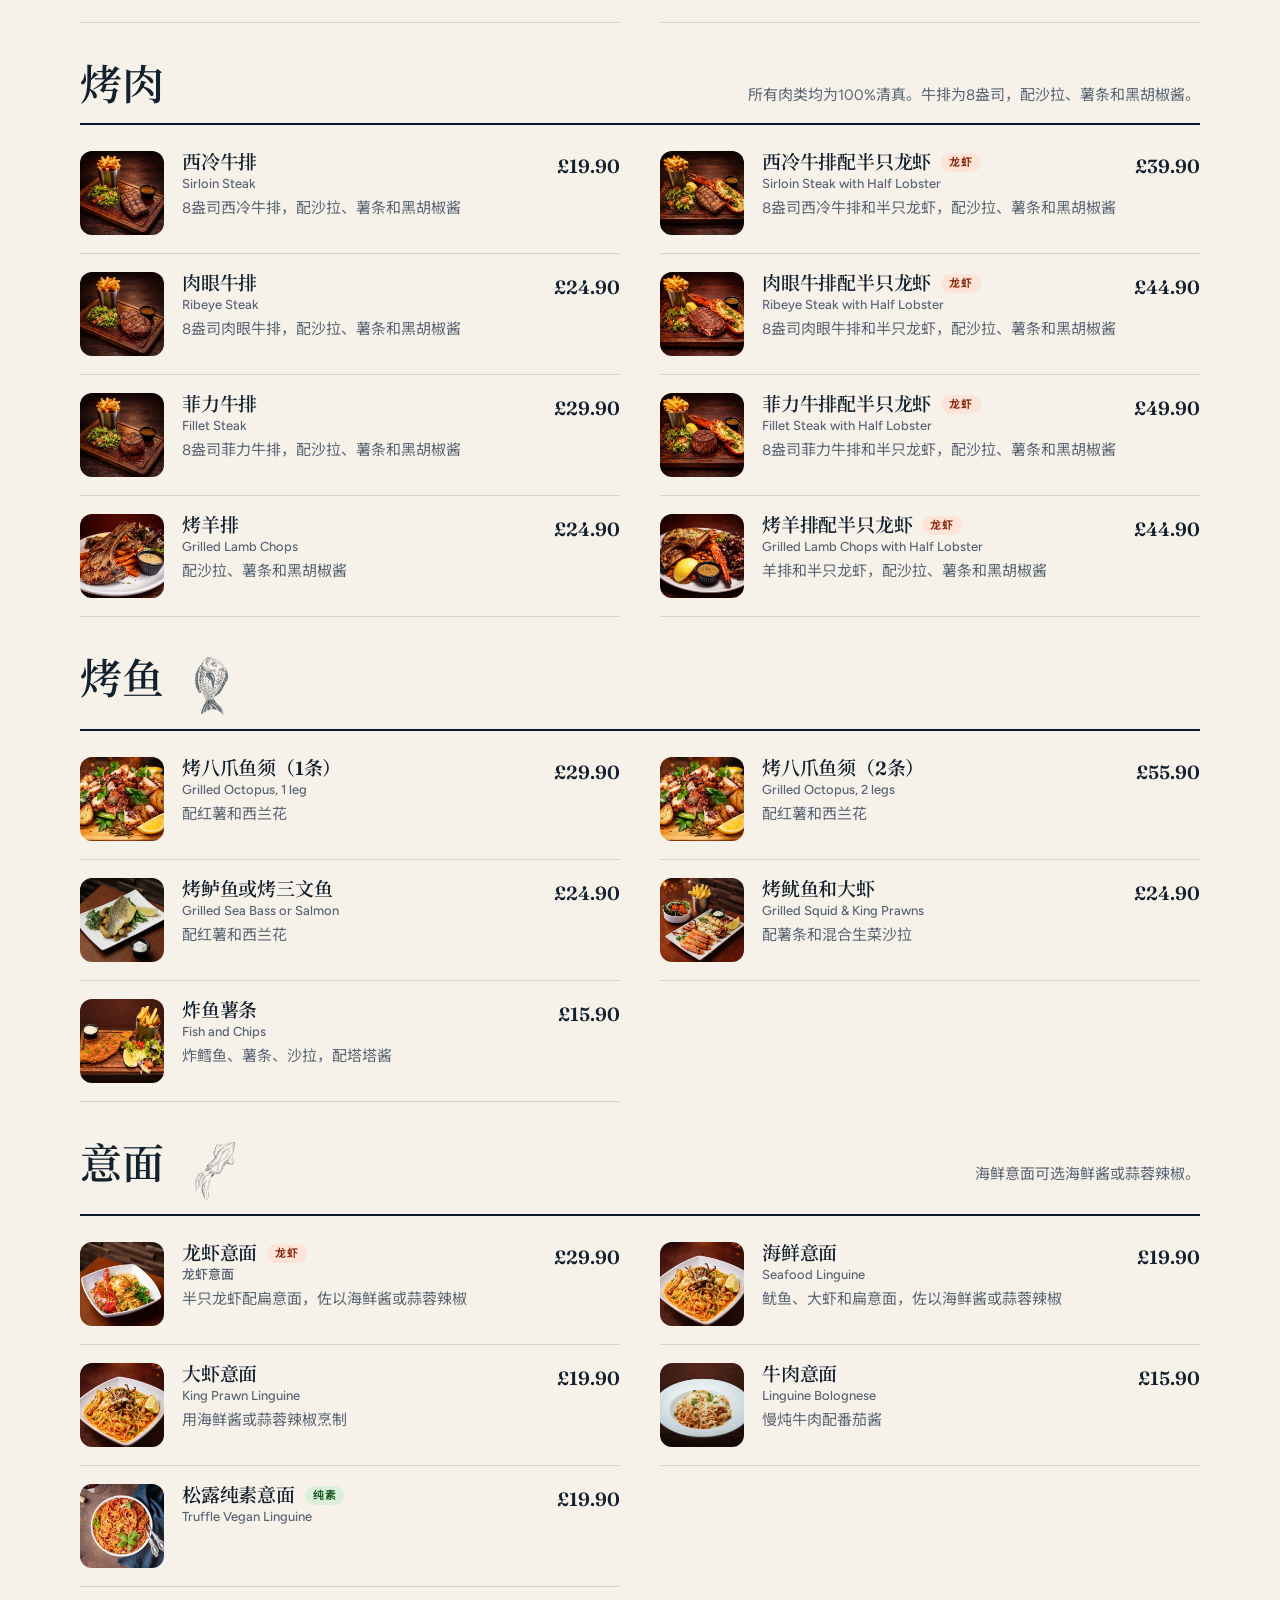
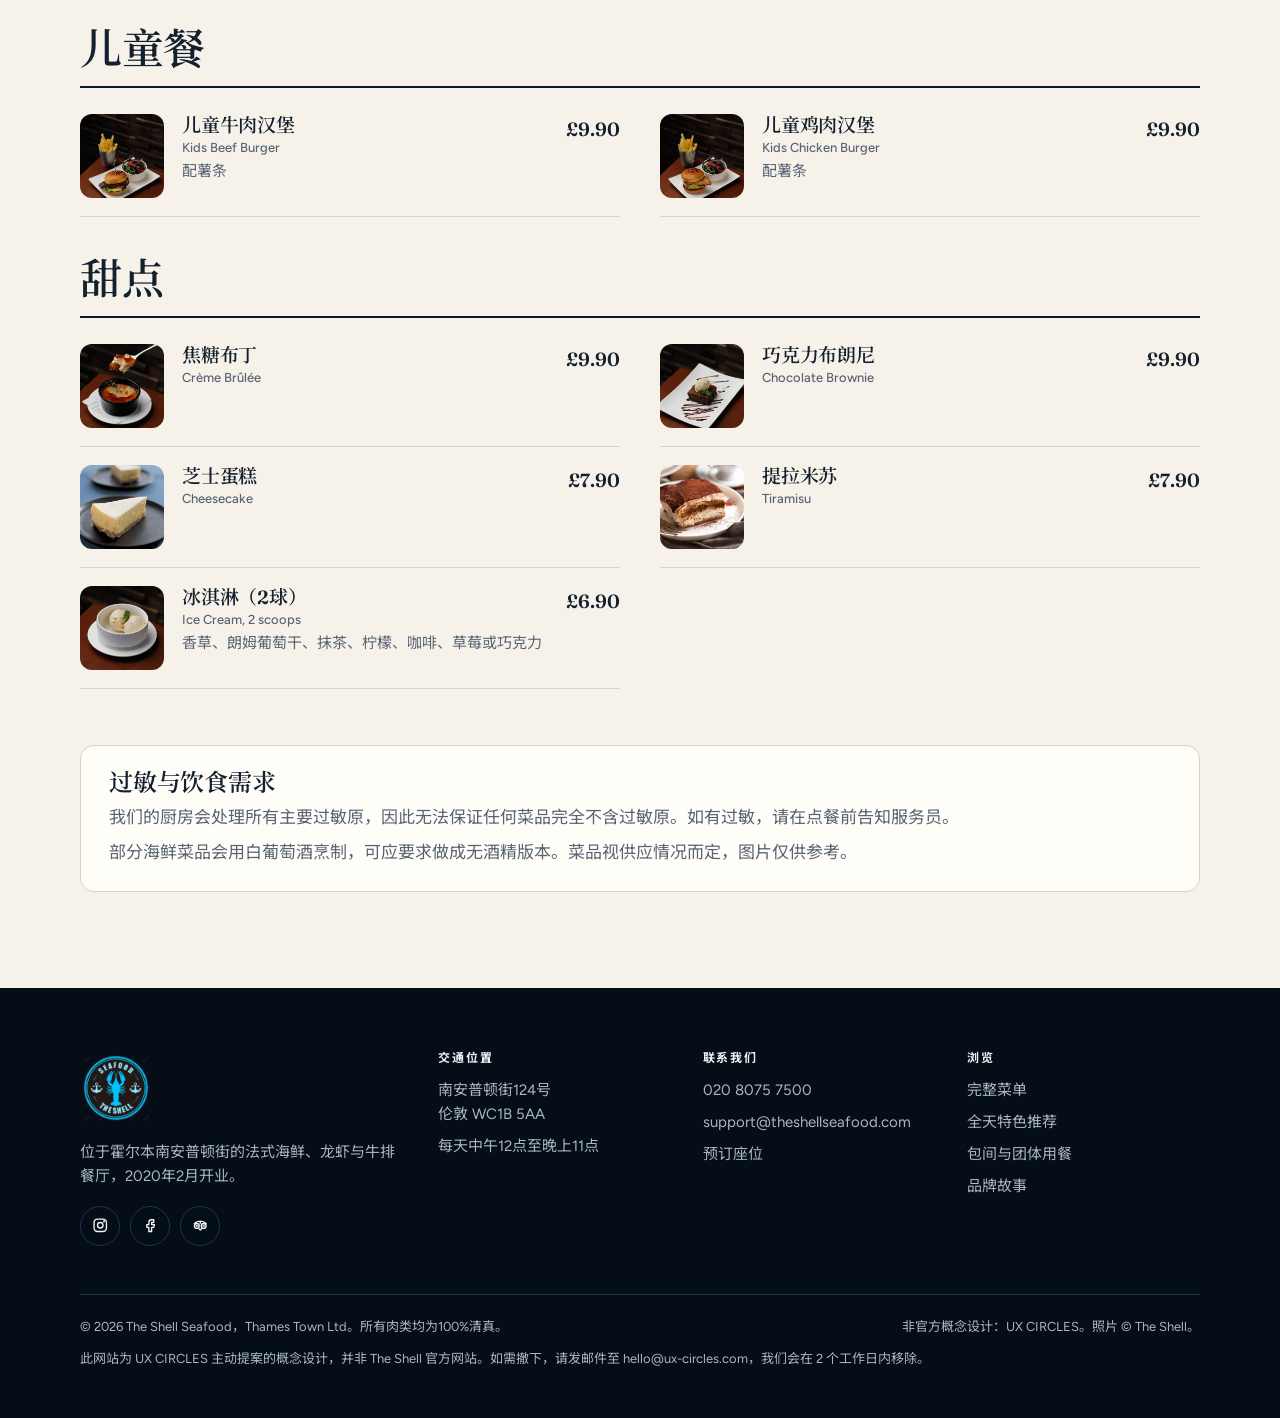
<file: zh/menu.html>
<!DOCTYPE html>

<html class="no-js" lang="zh-Hans">
<head>
<meta charset="utf-8"/>
<meta content="width=device-width, initial-scale=1, viewport-fit=cover" name="viewport"/>
<title>菜单 · The Shell 海鲜餐厅，霍尔本</title>
<meta content="The Shell 完整菜单与价格：生蚝、白灼与炭烤海鲜拼盘、龙虾、清真牛排、意面、儿童餐和甜点。" name="description"/>
<meta content="noindex, nofollow" name="robots"/>
<meta content="#0a1a2c" name="theme-color"/>
<link href="https://uxcircles.github.io/theshellseafood/zh/menu.html" rel="canonical"/>
<link href="https://uxcircles.github.io/theshellseafood/menu.html" hreflang="en-GB" rel="alternate"/>
<link href="https://uxcircles.github.io/theshellseafood/zh/menu.html" hreflang="zh-Hans" rel="alternate"/>
<link href="https://uxcircles.github.io/theshellseafood/fr/menu.html" hreflang="fr" rel="alternate"/>
<link href="https://uxcircles.github.io/theshellseafood/menu.html" hreflang="x-default" rel="alternate"/>
<link href="../favicon.png" rel="icon" type="image/png"/>
<link href="../apple-touch-icon.png" rel="apple-touch-icon"/>
<meta content="restaurant" property="og:type"/>
<meta content="The Shell Seafood Restaurant" property="og:site_name"/>
<meta content="菜单 · The Shell 海鲜餐厅，霍尔本" property="og:title"/>
<meta content="The Shell 完整菜单与价格：生蚝、白灼与炭烤海鲜拼盘、龙虾、清真牛排、意面、儿童餐和甜点。" property="og:description"/>
<meta content="https://uxcircles.github.io/theshellseafood/zh/menu.html" property="og:url"/><meta content="zh_CN" property="og:locale"/>
<meta content="https://uxcircles.github.io/theshellseafood/assets/img/og.jpg" property="og:image"/>
<meta content="1200" property="og:image:width"/>
<meta content="630" property="og:image:height"/>
<meta content="summary_large_image" name="twitter:card"/>
<link href="https://fonts.googleapis.com" rel="preconnect"/>
<link crossorigin="" href="https://fonts.gstatic.com" rel="preconnect"/>
<link href="https://fonts.googleapis.com/css2?family=Noto+Sans+SC:wght@400;500;700&amp;family=Noto+Serif+SC:wght@600;700&amp;display=swap" rel="stylesheet"/><link href="https://fonts.googleapis.com/css2?family=Anton&amp;family=Figtree:wght@400;500;600;700&amp;family=Fraunces:ital,opsz,wght@0,9..144,500;0,9..144,600;0,9..144,700;1,9..144,500&amp;display=swap" rel="stylesheet"/>
<link href="../assets/css/style.css?v=11" rel="stylesheet"/>
<script type="application/ld+json">
  {
    "@context": "https://schema.org",
    "@type": "SeafoodRestaurant",
    "name": "The Shell Seafood Restaurant",
    "alternateName": ["The Shell", "The Shell Holborn"],
    "servesCuisine": ["Seafood", "French", "Steak"],
    "address": {
      "@type": "PostalAddress",
      "streetAddress": "124 Southampton Row",
      "addressLocality": "London",
      "postalCode": "WC1B 5AA",
      "addressCountry": "GB"
    },
    "geo": { "@type": "GeoCoordinates", "latitude": 51.5207627, "longitude": -0.1229369 },
    "telephone": "+442080757500",
    "email": "support@theshellseafood.com",
    "url": "https://uxcircles.github.io/theshellseafood/",
    "image": "https://uxcircles.github.io/theshellseafood/assets/img/og.jpg",
    "logo": "https://uxcircles.github.io/theshellseafood/assets/img/logo-badge.png",
    "menu": "https://uxcircles.github.io/theshellseafood/menu.html",
    "acceptsReservations": "True",
    "priceRange": "££",
    "openingHoursSpecification": [
      { "@type": "OpeningHoursSpecification", "dayOfWeek": ["Monday", "Tuesday", "Wednesday", "Thursday", "Friday", "Saturday", "Sunday"], "opens": "12:00", "closes": "23:00" }
    ],
    "sameAs": ["https://www.instagram.com/theshellseafood/", "https://www.facebook.com/TheShellSeafood/", "https://www.tripadvisor.co.uk/Restaurant_Review-g186338-d20214731-Reviews-The_Shell_Holborn-London_England.html"]
  }
  </script>
</head>
<body>
<svg aria-hidden="true" focusable="false" style="position:absolute;width:0;height:0;overflow:hidden">
<symbol id="i-phone" viewbox="0 0 24 24"><path d="M5 4h4l2 5-2.5 1.5a11 11 0 0 0 5 5L15 13l5 2v4a2 2 0 0 1-2 2A16 16 0 0 1 3 6a2 2 0 0 1 2-2"></path></symbol>
<symbol id="i-arrow" viewbox="0 0 24 24"><path d="M5 12h14M13 6l6 6-6 6"></path></symbol>
<symbol id="i-ext" viewbox="0 0 24 24"><path d="M7 17 17 7M9 7h8v8"></path></symbol>
<symbol id="i-pin" viewbox="0 0 24 24"><path d="M12 21s-7-6.2-7-11.5A7 7 0 0 1 19 9.5C19 14.8 12 21 12 21z"></path><circle cx="12" cy="9.5" r="2.5"></circle></symbol>
<symbol id="i-clock" viewbox="0 0 24 24"><circle cx="12" cy="12" r="9"></circle><path d="M12 7v5l3 2"></path></symbol>
<symbol id="i-mail" viewbox="0 0 24 24"><rect height="14" rx="2" width="18" x="3" y="5"></rect><path d="m3 7 9 6 9-6"></path></symbol>
<symbol id="i-search" viewbox="0 0 24 24"><circle cx="11" cy="11" r="7"></circle><path d="m20 20-4-4"></path></symbol>
<symbol id="i-leaf" viewbox="0 0 24 24"><path d="M5 19c0-9 6-14 15-14 0 9-5 15-14 15"></path><path d="M5 19 13 11"></path></symbol>
<symbol id="i-check" viewbox="0 0 24 24"><circle cx="12" cy="12" r="9"></circle><path d="m8 12 3 3 5-6"></path></symbol>
<symbol id="i-glass" viewbox="0 0 24 24"><path d="M7 3h10l-1 7a4 4 0 0 1-8 0zM12 14v7M8 21h8"></path></symbol>
<symbol id="i-child" viewbox="0 0 24 24"><circle cx="12" cy="6" r="3"></circle><path d="M6 21v-4a6 6 0 0 1 12 0v4M9 13l3 3 3-3"></path></symbol>
<symbol id="i-users" viewbox="0 0 24 24"><circle cx="9" cy="8" r="3.5"></circle><path d="M2.5 20a6.5 6.5 0 0 1 13 0"></path><path d="M16 4.5a3.5 3.5 0 0 1 0 7M18 14.5a6.5 6.5 0 0 1 3.5 5.5"></path></symbol>
<symbol id="i-cake" viewbox="0 0 24 24"><path d="M4 21V12h16v9M2 21h20M4 16c2 1.5 4 1.5 6 0s4-1.5 6 0 4 1.5 4 0M12 12V8M12 5.5V5"></path></symbol>
<symbol id="i-case" viewbox="0 0 24 24"><rect height="13" rx="2" width="18" x="3" y="7"></rect><path d="M9 7V5a2 2 0 0 1 2-2h2a2 2 0 0 1 2 2v2M3 13h18"></path></symbol>
<symbol id="i-heart" viewbox="0 0 24 24"><path d="M12 20s-8-4.6-8-10.5A4.5 4.5 0 0 1 12 7a4.5 4.5 0 0 1 8 2.5C20 15.4 12 20 12 20z"></path></symbol>
<symbol id="i-car" viewbox="0 0 24 24"><path d="M5 16V11l2-5h10l2 5v5M3 16h18v3h-3v-1H6v1H3zM5 11h14"></path><circle cx="7.5" cy="13.5" r=".5"></circle><circle cx="16.5" cy="13.5" r=".5"></circle></symbol>
<symbol id="i-alert" viewbox="0 0 24 24"><path d="M12 3 2 20h20L12 3z"></path><path d="M12 10v4M12 17h.01"></path></symbol>
<symbol id="i-star" viewbox="0 0 24 24"><path d="m12 3 2.7 5.6 6.1.9-4.4 4.3 1 6.1-5.4-2.9-5.4 2.9 1-6.1L3.2 9.5l6.1-.9z"></path></symbol>
<symbol id="i-fish" viewbox="0 0 24 24"><path d="M2 12s4-6 11-6c4 0 7 3 9 6-2 3-5 6-9 6-7 0-11-6-11-6zM2 12l-1 4M2 12 1 8"></path><circle cx="16.5" cy="10.5" r=".6"></circle></symbol>
<symbol id="i-ig" viewbox="0 0 24 24"><rect height="18" rx="5" width="18" x="3" y="3"></rect><circle cx="12" cy="12" r="4"></circle><circle cx="17.5" cy="6.5" r=".6"></circle></symbol>
<symbol id="i-fb" viewbox="0 0 24 24"><path d="M14 8h3V4h-3a4 4 0 0 0-4 4v3H7v4h3v6h4v-6h3l1-4h-4V8z"></path></symbol>
<symbol id="i-ta" viewbox="0 0 24 24"><circle cx="7" cy="13" r="3.5"></circle><circle cx="17" cy="13" r="3.5"></circle><path d="M3.5 9.5C6 7 9 6 12 6s6 1 8.5 3.5M12 6v3M10 17l2 2 2-2"></path><circle cx="7" cy="13" r=".6"></circle><circle cx="17" cy="13" r=".6"></circle></symbol>
</svg>
<a class="skip" href="#main">跳到正文</a>
<header class="site-header">
<div class="concept-bar" role="note">
<div class="wrap concept-inner">
<p><span class="concept-tag">概念</span><span class="concept-long">概念改版，并非 <a href="https://www.theshellseafood.com/" rel="noopener" target="_blank">The Shell 官方网站</a>。</span><span class="concept-short">概念改版</span></p>
<a href="https://ux-circles.com/restaurants" rel="noopener" target="_blank"><span class="concept-by">设计：</span><strong>UX CIRCLES</strong> <svg aria-hidden="true" class="icon"><use href="#i-ext"></use></svg></a>
</div>
</div>
<div class="header-bar">
<div class="wrap header-inner">
<a aria-label="The Shell 首页" class="brand" href="index.html">
<img alt="" height="46" src="../assets/img/logo-badge.png" width="46"/>
<span class="brand-name"><strong>The Shell</strong><span>海鲜 · 霍尔本</span></span>
</a>
<nav aria-label="主导航" class="nav" id="site-nav">
<a aria-current="page" href="menu.html">菜单</a>
<a href="index.html#platters">拼盘</a>
<a href="index.html#specials">特色推荐</a>
<a href="private-dining.html">包间宴请</a>
<a href="index.html#visit">交通位置</a>
<!--lang--><div aria-label="语言" class="lang-switch" role="group"><a href="../menu.html" hreflang="en-GB" lang="en-GB">EN</a><a aria-current="true" href="menu.html" hreflang="zh-Hans" lang="zh-Hans">中文</a><a href="../fr/menu.html" hreflang="fr" lang="fr">FR</a></div><!--/lang-->
<a class="btn btn-primary btn-sm" href="book.html">预订座位</a>
</nav>
<a class="header-call" href="tel:+442080757500"><svg aria-hidden="true" class="icon"><use href="#i-phone"></use></svg><span>020 8075 7500</span><span class="visually-hidden"> 致电餐厅</span></a>
<button aria-controls="site-nav" aria-expanded="false" class="nav-toggle" data-nav-toggle="" type="button"><span aria-hidden="true" class="bars"></span><span class="nav-toggle-label">导航</span></button>
</div>
</div>
</header>
<main id="main">
<section aria-labelledby="menu-title" class="page-hero">
<div class="wrap page-hero-inner">
<img alt="" class="art" height="500" sizes="(max-width: 860px) 72vw, 560px" src="../assets/img/royal-cutout-500.webp" srcset="../assets/img/royal-cutout-500.webp 500w, ../assets/img/royal-cutout-1000.webp 939w" width="490"/>
<img alt="" aria-hidden="true" class="sketch sk-page" decoding="async" height="720" loading="lazy" src="../assets/img/sketch-squid-light.webp" width="500"/>
<span class="eyebrow light">每天中午12点至晚上11点供应</span>
<h1 id="menu-title">我们的<em class="script">菜单</em></h1>
<p>从半打生蚝到三只龙虾的海鲜塔，价格均已含增值税。</p>
<ul class="menu-notes">
<li><svg aria-hidden="true" class="icon"><use href="#i-check"></use></svg>肉类100%清真</li>
<li><svg aria-hidden="true" class="icon"><use href="#i-glass"></use></svg>海鲜可做无酒精版本</li>
<li><svg aria-hidden="true" class="icon"><use href="#i-leaf"></use></svg>有纯素选择</li>
</ul>
</div>
</section>
<div class="menu-tools">
<div class="wrap menu-tools-inner">
<nav aria-label="菜单分类" class="menu-cats">
<a href="#starters">前菜</a>
<a href="#soup">汤</a>
<a href="#chilled-platters">白灼海鲜拼盘</a>
<a href="#grilled-platters">炭烤海鲜拼盘</a>
<a href="#grilled-meat">烤肉</a>
<a href="#grilled-fish">烤鱼</a>
<a href="#linguine">意面</a>
<a href="#kids">儿童餐</a>
<a href="#desserts">甜点</a>
</nav>
<div class="menu-search">
<label class="visually-hidden" for="menu-search">搜索菜单</label>
<svg aria-hidden="true" class="icon"><use href="#i-search"></use></svg>
<input autocomplete="off" id="menu-search" placeholder="搜索：龙虾、生蚝、牛排…" type="search"/>
</div>
</div>
</div>
<div class="wrap menu-body">
<section aria-labelledby="starters-h" class="menu-section" id="starters">
<div class="menu-section-head"><h2 id="starters-h">前菜</h2><img alt="" aria-hidden="true" class="sketch sk-menu" decoding="async" height="720" loading="lazy" src="../assets/img/sketch-shrimp-ink.webp" width="507"/><p>生蚝有半打、一打和两打可选。</p></div>
<ul class="menu-items">
<li class="menu-item">
<img alt="大虾" decoding="async" height="84" loading="lazy" sizes="84px" src="../assets/img/menu/king-prawns-320.webp" srcset="../assets/img/menu/king-prawns-320.webp 320w, ../assets/img/menu/king-prawns-640.webp 640w" width="84"/>
<h3>大虾<span class="dish-en" lang="en">King Prawns</span></h3>
<span class="price">£12.90</span>
<p>蒜蓉黄油或冰镇可选</p>
</li>
<li class="menu-item">
<img alt="去壳大虾" decoding="async" height="84" loading="lazy" sizes="84px" src="../assets/img/menu/shell-off-king-prawns-320.webp" srcset="../assets/img/menu/shell-off-king-prawns-320.webp 320w, ../assets/img/menu/shell-off-king-prawns-640.webp 640w" width="84"/>
<h3>去壳大虾<span class="dish-en" lang="en">Shell-off King Prawns</span></h3>
<span class="price">£12.90</span>
<p>用蒜蓉黄油烹制</p>
</li>
<li class="menu-item">
<img alt="鸡尾酒大虾" decoding="async" height="84" loading="lazy" sizes="84px" src="../assets/img/menu/cocktail-shrimps-320.webp" srcset="../assets/img/menu/cocktail-shrimps-320.webp 320w, ../assets/img/menu/cocktail-shrimps-640.webp 640w" width="84"/>
<h3>鸡尾酒大虾<span class="dish-en" lang="en">Cocktail Shrimps</span></h3>
<span class="price">£12.90</span>
<p>去壳大虾配鸡尾酒酱</p>
</li>
<li class="menu-item">
<img alt="八爪鱼沙拉" decoding="async" height="84" loading="lazy" sizes="84px" src="../assets/img/menu/octopus-salad-320.webp" srcset="../assets/img/menu/octopus-salad-320.webp 320w, ../assets/img/menu/octopus-salad-640.webp 640w" width="84"/>
<h3>八爪鱼沙拉<span class="dish-en" lang="en">Octopus Salad</span></h3>
<span class="price">£14.90</span>
</li>
<li class="menu-item">
<img alt="蟹肉" decoding="async" height="84" loading="lazy" sizes="84px" src="../assets/img/menu/dressed-crab-320.webp" srcset="../assets/img/menu/dressed-crab-320.webp 320w, ../assets/img/menu/dressed-crab-640.webp 640w" width="84"/>
<h3>蟹肉<span class="dish-en" lang="en">Dressed Crab</span></h3>
<span class="price">£22.90</span>
<p>蟹肉佐以自制酱汁，配烤面包丁</p>
</li>
<li class="menu-item">
<img alt="扇贝" decoding="async" height="84" loading="lazy" sizes="84px" src="../assets/img/menu/scallops-320.webp" srcset="../assets/img/menu/scallops-320.webp 320w, ../assets/img/menu/scallops-640.webp 640w" width="84"/>
<h3>扇贝<span class="dish-en" lang="en">Scallops</span></h3>
<span class="price">£24.90</span>
<p>蒜香或烤制可选</p>
</li>
<li class="menu-item">
<img alt="青口" decoding="async" height="84" loading="lazy" sizes="84px" src="../assets/img/menu/mussels-320.webp" srcset="../assets/img/menu/mussels-320.webp 320w, ../assets/img/menu/mussels-640.webp 640w" width="84"/>
<h3>青口<span class="dish-en" lang="en">青口</span></h3>
<span class="price">£12.90</span>
<p>蒜蓉白葡萄酒欧芹炖青口</p>
</li>
<li class="menu-item">
<img alt="龙虾海鲜沙拉" decoding="async" height="84" loading="lazy" sizes="84px" src="../assets/img/menu/lobster-seafood-salad-320.webp" srcset="../assets/img/menu/lobster-seafood-salad-320.webp 320w, ../assets/img/menu/lobster-seafood-salad-640.webp 640w" width="84"/>
<h3>龙虾海鲜沙拉 <span class="tag tag-lobster">龙虾</span><span class="dish-en" lang="en">Lobster Seafood Salad</span></h3>
<span class="price">£29.90</span>
<p>半只龙虾、大虾、牛油果、红洋葱、樱桃番茄、混合生菜沙拉配特制酱汁</p>
</li>
<li class="menu-item">
<img alt="炸鱿鱼圈" decoding="async" height="84" loading="lazy" sizes="84px" src="../assets/img/menu/fried-calamari-320.webp" srcset="../assets/img/menu/fried-calamari-320.webp 320w, ../assets/img/menu/fried-calamari-640.webp 640w" width="84"/>
<h3>炸鱿鱼圈<span class="dish-en" lang="en">Fried Calamari</span></h3>
<span class="price">£12.90</span>
<p>配塔塔酱</p>
</li>
<li class="menu-item">
<img alt="6只烤生蚝" decoding="async" height="84" loading="lazy" sizes="84px" src="../assets/img/menu/6-oysters-grilled-320.webp" srcset="../assets/img/menu/6-oysters-grilled-320.webp 320w, ../assets/img/menu/6-oysters-grilled-640.webp 640w" width="84"/>
<h3>6只烤生蚝<span class="dish-en" lang="en">6 Grilled Oysters</span></h3>
<span class="price">£24.90</span>
<p>蒜蓉或芝士口味可选</p>
</li>
<li class="menu-item">
<img alt="6只生蚝" decoding="async" height="84" loading="lazy" sizes="84px" src="../assets/img/menu/6-oysters-320.webp" srcset="../assets/img/menu/6-oysters-320.webp 320w, ../assets/img/menu/6-oysters-640.webp 640w" width="84"/>
<h3>6只生蚝<span class="dish-en" lang="en">6 Oysters</span></h3>
<span class="price">£18.90</span>
<p>生蚝佐红酒葱醋</p>
</li>
<li class="menu-item">
<img alt="12只生蚝" decoding="async" height="84" loading="lazy" sizes="84px" src="../assets/img/menu/12-oysters-320.webp" srcset="../assets/img/menu/12-oysters-320.webp 320w, ../assets/img/menu/12-oysters-640.webp 640w" width="84"/>
<h3>12只生蚝<span class="dish-en" lang="en">12只生蚝</span></h3>
<span class="price">£35.90</span>
<p>生蚝佐红酒葱醋</p>
</li>
<li class="menu-item">
<img alt="24只生蚝" decoding="async" height="84" loading="lazy" sizes="84px" src="../assets/img/menu/24-oysters-320.webp" srcset="../assets/img/menu/24-oysters-320.webp 320w, ../assets/img/menu/24-oysters-640.webp 640w" width="84"/>
<h3>24只生蚝 <span class="tag tag-share">适合分享</span><span class="dish-en" lang="en">24 Oysters</span></h3>
<span class="price">£69.90</span>
<p>生蚝佐红酒葱醋</p>
</li>
</ul>
</section>
<section aria-labelledby="soup-h" class="menu-section" id="soup">
<div class="menu-section-head"><h2 id="soup-h">汤</h2></div>
<ul class="menu-items">
<li class="menu-item">
<img alt="海鲜浓汤" decoding="async" height="84" loading="lazy" sizes="84px" src="../assets/img/menu/seafood-cream-320.webp" srcset="../assets/img/menu/seafood-cream-320.webp 320w, ../assets/img/menu/seafood-cream-640.webp 640w" width="84"/>
<h3>海鲜浓汤<span class="dish-en" lang="en">Seafood Cream Soup</span></h3>
<span class="price">£7.90</span>
</li>
<li class="menu-item">
<img alt="海鲜泡饭" decoding="async" height="84" loading="lazy" sizes="84px" src="../assets/img/menu/seafood-rice-320.webp" srcset="../assets/img/menu/seafood-rice-320.webp 320w, ../assets/img/menu/seafood-rice-640.webp 640w" width="84"/>
<h3>海鲜泡饭<span class="dish-en" lang="en">Seafood Rice Soup</span></h3>
<span class="price">£7.90</span>
</li>
<li class="menu-item">
<img alt="蔬菜浓汤" decoding="async" height="84" loading="lazy" sizes="84px" src="../assets/img/menu/vegetable-soup-320.webp" srcset="../assets/img/menu/vegetable-soup-320.webp 320w, ../assets/img/menu/vegetable-soup-640.webp 640w" width="84"/>
<h3>蔬菜浓汤<span class="dish-en" lang="en">Vegetable Soup</span></h3>
<span class="price">£6.90</span>
</li>
<li class="menu-item">
<img alt="龙虾汤" decoding="async" height="84" loading="lazy" sizes="84px" src="../assets/img/menu/lobster-soup-320.webp" srcset="../assets/img/menu/lobster-soup-320.webp 320w, ../assets/img/menu/lobster-soup-640.webp 640w" width="84"/>
<h3>龙虾汤 <span class="tag tag-lobster">龙虾</span><span class="dish-en" lang="en">Lobster Soup</span></h3>
<span class="price">£23.90</span>
<p>含半只去壳龙虾</p>
</li>
</ul>
</section>
<section aria-labelledby="chilled-platters-h" class="menu-section" id="chilled-platters">
<div class="menu-section-head"><h2 id="chilled-platters-h">白灼海鲜拼盘</h2><img alt="" aria-hidden="true" class="sketch sk-menu" decoding="async" height="471" loading="lazy" src="../assets/img/sketch-crab-ink.webp" width="720"/><p>海鲜铺在冰上，配多款酱汁。</p></div>
<ul class="menu-items">
<li class="menu-item">
<img alt="海鲜拼盘（1人份）" decoding="async" height="84" loading="lazy" sizes="84px" src="../assets/img/menu/fruit-de-mer-for-one-320.webp" srcset="../assets/img/menu/fruit-de-mer-for-one-320.webp 320w, ../assets/img/menu/fruit-de-mer-for-one-640.webp 640w" width="84"/>
<h3>海鲜拼盘（1人份）<span class="dish-en" lang="en">海鲜拼盘（1人份）</span></h3>
<span class="price">£29.90</span>
<p>生蚝、海螺、蟹肉沙拉、北极虾、大虾、青口</p>
</li>
<li class="menu-item">
<img alt="龙虾海鲜拼盘（1人份）" decoding="async" height="84" loading="lazy" sizes="84px" src="../assets/img/menu/fruit-de-mer-for-one-with-half-lobster-320.webp" srcset="../assets/img/menu/fruit-de-mer-for-one-with-half-lobster-320.webp 320w, ../assets/img/menu/fruit-de-mer-for-one-with-half-lobster-640.webp 640w" width="84"/>
<h3>龙虾海鲜拼盘（1人份） <span class="tag tag-lobster">龙虾</span><span class="dish-en" lang="en">Fruit de Mer for One with Half Lobster</span></h3>
<span class="price">£49.90</span>
<p>半只龙虾、生蚝、海螺、蟹肉沙拉、北极虾、大虾、青口</p>
</li>
<li class="menu-item">
<img alt="海鲜拼盘（2人份）" decoding="async" height="84" loading="lazy" sizes="84px" src="../assets/img/menu/fruit-de-mer-for-two-320.webp" srcset="../assets/img/menu/fruit-de-mer-for-two-320.webp 320w, ../assets/img/menu/fruit-de-mer-for-two-640.webp 640w" width="84"/>
<h3>海鲜拼盘（2人份） <span class="tag tag-share">适合分享</span><span class="dish-en" lang="en">海鲜拼盘（2人份）</span></h3>
<span class="price">£58.90</span>
<p>生蚝、海螺、蟹肉沙拉、北极虾、大虾、青口</p>
</li>
<li class="menu-item">
<img alt="龙虾海鲜拼盘（2人份）" decoding="async" height="84" loading="lazy" sizes="84px" src="../assets/img/menu/fruit-de-mer-for-two-with-one-lobster-320.webp" srcset="../assets/img/menu/fruit-de-mer-for-two-with-one-lobster-320.webp 320w, ../assets/img/menu/fruit-de-mer-for-two-with-one-lobster-640.webp 640w" width="84"/>
<h3>龙虾海鲜拼盘（2人份） <span class="tag tag-share">适合分享</span> <span class="tag tag-lobster">龙虾</span><span class="dish-en" lang="en">Fruit de Mer for Two with One Lobster</span></h3>
<span class="price">£97.90</span>
<p>一只龙虾、生蚝、海螺、蟹肉沙拉、北极虾、大虾、青口</p>
</li>
<li class="menu-item">
<img alt="招牌白灼拼盘（2人份）" decoding="async" height="84" loading="lazy" sizes="84px" src="../assets/img/menu/the-shell-for-two-320.webp" srcset="../assets/img/menu/the-shell-for-two-320.webp 320w, ../assets/img/menu/the-shell-for-two-640.webp 640w" width="84"/>
<h3>招牌白灼拼盘（2人份） <span class="tag tag-share">适合分享</span> <span class="tag tag-lobster">龙虾</span><span class="dish-en" lang="en">招牌白灼拼盘（2人份）</span></h3>
<span class="price">£159.90</span>
<p>2只龙虾、海螺、蟹肉沙拉、鳌虾、大虾、北极虾、青口</p>
</li>
<li class="menu-item">
<img alt="招牌白灼拼盘（3人份）" decoding="async" height="84" loading="lazy" sizes="84px" src="../assets/img/menu/the-shell-for-three-320.webp" srcset="../assets/img/menu/the-shell-for-three-320.webp 320w, ../assets/img/menu/the-shell-for-three-640.webp 640w" width="84"/>
<h3>招牌白灼拼盘（3人份） <span class="tag tag-share">适合分享</span> <span class="tag tag-lobster">龙虾</span><span class="dish-en" lang="en">The Shell for Three</span></h3>
<span class="price">£209.90</span>
<p>3只龙虾、海螺、蟹肉沙拉、鳌虾、大虾、北极虾、青口</p>
</li>
</ul>
</section>
<section aria-labelledby="grilled-platters-h" class="menu-section" id="grilled-platters">
<div class="menu-section-head"><h2 id="grilled-platters-h">炭烤海鲜拼盘</h2><p>薯条可以垫在下面或放在旁边，随您喜好。</p></div>
<ul class="menu-items">
<li class="menu-item">
<img alt="炭烤海鲜（1人份）" decoding="async" height="84" loading="lazy" sizes="84px" src="../assets/img/menu/seafood-grill-for-one-320.webp" srcset="../assets/img/menu/seafood-grill-for-one-320.webp 320w, ../assets/img/menu/seafood-grill-for-one-640.webp 640w" width="84"/>
<h3>炭烤海鲜（1人份）<span class="dish-en" lang="en">Seafood Grill for One</span></h3>
<span class="price">£29.90</span>
<p>生蚝（蒜蓉或芝士）、扇贝、大虾、鱿鱼、蒜蓉白葡萄酒青口、薯条</p>
</li>
<li class="menu-item">
<img alt="龙虾炭烤海鲜（1人份）" decoding="async" height="84" loading="lazy" sizes="84px" src="../assets/img/menu/seafood-grill-for-one-with-half-lobster-320.webp" srcset="../assets/img/menu/seafood-grill-for-one-with-half-lobster-320.webp 320w, ../assets/img/menu/seafood-grill-for-one-with-half-lobster-640.webp 640w" width="84"/>
<h3>龙虾炭烤海鲜（1人份） <span class="tag tag-lobster">龙虾</span><span class="dish-en" lang="en">Seafood Grill for One with Half Lobster</span></h3>
<span class="price">£49.90</span>
<p>半只龙虾、生蚝（蒜蓉或芝士）、扇贝、大虾、鱿鱼、蒜蓉白葡萄酒青口、薯条</p>
</li>
<li class="menu-item">
<img alt="炭烤海鲜（2人份）" decoding="async" height="84" loading="lazy" sizes="84px" src="../assets/img/menu/seafood-grill-for-two-320.webp" srcset="../assets/img/menu/seafood-grill-for-two-320.webp 320w, ../assets/img/menu/seafood-grill-for-two-640.webp 640w" width="84"/>
<h3>炭烤海鲜（2人份） <span class="tag tag-share">适合分享</span><span class="dish-en" lang="en">炭烤海鲜（2人份）</span></h3>
<span class="price">£58.90</span>
<p>生蚝（蒜蓉或芝士）、扇贝、大虾、鱿鱼、蒜蓉白葡萄酒青口、薯条</p>
</li>
<li class="menu-item">
<img alt="龙虾炭烤海鲜（2人份）" decoding="async" height="84" loading="lazy" sizes="84px" src="../assets/img/menu/seafood-grill-for-two-with-one-lobster-320.webp" srcset="../assets/img/menu/seafood-grill-for-two-with-one-lobster-320.webp 320w, ../assets/img/menu/seafood-grill-for-two-with-one-lobster-640.webp 640w" width="84"/>
<h3>龙虾炭烤海鲜（2人份） <span class="tag tag-share">适合分享</span> <span class="tag tag-lobster">龙虾</span><span class="dish-en" lang="en">Seafood Grill for Two with One Lobster</span></h3>
<span class="price">£97.90</span>
<p>一只龙虾、生蚝（蒜蓉或芝士）、扇贝、大虾、鱿鱼、蒜蓉白葡萄酒青口、薯条</p>
</li>
<li class="menu-item">
<img alt="招牌炭烤拼盘（2人份）" decoding="async" height="84" loading="lazy" sizes="84px" src="../assets/img/menu/royal-for-two-320.webp" srcset="../assets/img/menu/royal-for-two-320.webp 320w, ../assets/img/menu/royal-for-two-640.webp 640w" width="84"/>
<h3>招牌炭烤拼盘（2人份） <span class="tag tag-share">适合分享</span> <span class="tag tag-lobster">龙虾</span><span class="dish-en" lang="en">招牌炭烤拼盘（2人份）</span></h3>
<span class="price">£139.90</span>
<p>2只龙虾、螃蟹、鱿鱼、大虾、蒜蓉白葡萄酒青口、薯条和海鲜饭</p>
</li>
<li class="menu-item">
<img alt="招牌炭烤拼盘（3人份）" decoding="async" height="84" loading="lazy" sizes="84px" src="../assets/img/menu/royal-for-three-320.webp" srcset="../assets/img/menu/royal-for-three-320.webp 320w, ../assets/img/menu/royal-for-three-640.webp 640w" width="84"/>
<h3>招牌炭烤拼盘（3人份） <span class="tag tag-share">适合分享</span> <span class="tag tag-lobster">龙虾</span><span class="dish-en" lang="en">Royal for Three</span></h3>
<span class="price">£209.90</span>
<p>3只龙虾、螃蟹、鱿鱼、大虾、蒜蓉白葡萄酒青口、薯条和海鲜饭</p>
</li>
<li class="menu-item">
<img alt="炭烤去壳海鲜（1人份）" decoding="async" height="84" loading="lazy" sizes="84px" src="../assets/img/menu/shell-off-for-one-320.webp" srcset="../assets/img/menu/shell-off-for-one-320.webp 320w, ../assets/img/menu/shell-off-for-one-640.webp 640w" width="84"/>
<h3>炭烤去壳海鲜（1人份）<span class="dish-en" lang="en">Shell-off for One</span></h3>
<span class="price">£32.90</span>
<p>扇贝、鱿鱼、大虾，可选海鲜酱或蒜蓉黄油烤，配面包或薯条</p>
</li>
<li class="menu-item">
<img alt="炭烤去壳海鲜配半只龙虾（1人份）" decoding="async" height="84" loading="lazy" sizes="84px" src="../assets/img/menu/shell-off-for-one-with-half-lobster-320.webp" srcset="../assets/img/menu/shell-off-for-one-with-half-lobster-320.webp 320w, ../assets/img/menu/shell-off-for-one-with-half-lobster-640.webp 640w" width="84"/>
<h3>炭烤去壳海鲜配半只龙虾（1人份） <span class="tag tag-lobster">龙虾</span><span class="dish-en" lang="en">Shell-off for One with Half Lobster</span></h3>
<span class="price">£52.90</span>
<p>半只龙虾、扇贝、鱿鱼、大虾，可选海鲜酱或蒜蓉黄油烤，配面包或薯条</p>
</li>
<li class="menu-item">
<img alt="炭烤去壳海鲜（2人份）" decoding="async" height="84" loading="lazy" sizes="84px" src="../assets/img/menu/shell-off-for-two-320.webp" srcset="../assets/img/menu/shell-off-for-two-320.webp 320w, ../assets/img/menu/shell-off-for-two-640.webp 640w" width="84"/>
<h3>炭烤去壳海鲜（2人份） <span class="tag tag-share">适合分享</span><span class="dish-en" lang="en">Shell-off for Two</span></h3>
<span class="price">£64.90</span>
<p>扇贝、鱿鱼、大虾，可选海鲜酱或蒜蓉黄油烤，配面包或薯条</p>
</li>
<li class="menu-item">
<img alt="炭烤去壳海鲜配一只龙虾（2人份）" decoding="async" height="84" loading="lazy" sizes="84px" src="../assets/img/menu/shell-off-for-two-with-one-lobster-320.webp" srcset="../assets/img/menu/shell-off-for-two-with-one-lobster-320.webp 320w, ../assets/img/menu/shell-off-for-two-with-one-lobster-640.webp 640w" width="84"/>
<h3>炭烤去壳海鲜配一只龙虾（2人份） <span class="tag tag-share">适合分享</span> <span class="tag tag-lobster">龙虾</span><span class="dish-en" lang="en">Shell-off for Two with One Lobster</span></h3>
<span class="price">£103.90</span>
<p>一只龙虾、扇贝、鱿鱼、大虾，可选海鲜酱或蒜蓉黄油烤，配面包或薯条</p>
</li>
</ul>
</section>
<section aria-labelledby="grilled-meat-h" class="menu-section" id="grilled-meat">
<div class="menu-section-head"><h2 id="grilled-meat-h">烤肉</h2><p>所有肉类均为100%清真。牛排为8盎司，配沙拉、薯条和黑胡椒酱。</p></div>
<ul class="menu-items">
<li class="menu-item">
<img alt="西冷牛排" decoding="async" height="84" loading="lazy" sizes="84px" src="../assets/img/menu/sirloin-steak-320.webp" srcset="../assets/img/menu/sirloin-steak-320.webp 320w, ../assets/img/menu/sirloin-steak-640.webp 640w" width="84"/>
<h3>西冷牛排<span class="dish-en" lang="en">Sirloin Steak</span></h3>
<span class="price">£19.90</span>
<p>8盎司西冷牛排，配沙拉、薯条和黑胡椒酱</p>
</li>
<li class="menu-item">
<img alt="西冷牛排配半只龙虾" decoding="async" height="84" loading="lazy" sizes="84px" src="../assets/img/menu/sirloin-steak-with-half-lobster-320.webp" srcset="../assets/img/menu/sirloin-steak-with-half-lobster-320.webp 320w, ../assets/img/menu/sirloin-steak-with-half-lobster-640.webp 640w" width="84"/>
<h3>西冷牛排配半只龙虾 <span class="tag tag-lobster">龙虾</span><span class="dish-en" lang="en">Sirloin Steak with Half Lobster</span></h3>
<span class="price">£39.90</span>
<p>8盎司西冷牛排和半只龙虾，配沙拉、薯条和黑胡椒酱</p>
</li>
<li class="menu-item">
<img alt="肉眼牛排" decoding="async" height="84" loading="lazy" sizes="84px" src="../assets/img/menu/ribeye-steak-320.webp" srcset="../assets/img/menu/ribeye-steak-320.webp 320w, ../assets/img/menu/ribeye-steak-640.webp 640w" width="84"/>
<h3>肉眼牛排<span class="dish-en" lang="en">Ribeye Steak</span></h3>
<span class="price">£24.90</span>
<p>8盎司肉眼牛排，配沙拉、薯条和黑胡椒酱</p>
</li>
<li class="menu-item">
<img alt="肉眼牛排配半只龙虾" decoding="async" height="84" loading="lazy" sizes="84px" src="../assets/img/menu/ribeye-steak-with-half-lobster-320.webp" srcset="../assets/img/menu/ribeye-steak-with-half-lobster-320.webp 320w, ../assets/img/menu/ribeye-steak-with-half-lobster-640.webp 640w" width="84"/>
<h3>肉眼牛排配半只龙虾 <span class="tag tag-lobster">龙虾</span><span class="dish-en" lang="en">Ribeye Steak with Half Lobster</span></h3>
<span class="price">£44.90</span>
<p>8盎司肉眼牛排和半只龙虾，配沙拉、薯条和黑胡椒酱</p>
</li>
<li class="menu-item">
<img alt="菲力牛排" decoding="async" height="84" loading="lazy" sizes="84px" src="../assets/img/menu/fillet-steak-320.webp" srcset="../assets/img/menu/fillet-steak-320.webp 320w, ../assets/img/menu/fillet-steak-640.webp 640w" width="84"/>
<h3>菲力牛排<span class="dish-en" lang="en">Fillet Steak</span></h3>
<span class="price">£29.90</span>
<p>8盎司菲力牛排，配沙拉、薯条和黑胡椒酱</p>
</li>
<li class="menu-item">
<img alt="菲力牛排配半只龙虾" decoding="async" height="84" loading="lazy" sizes="84px" src="../assets/img/menu/fillet-steak-with-half-lobster-320.webp" srcset="../assets/img/menu/fillet-steak-with-half-lobster-320.webp 320w, ../assets/img/menu/fillet-steak-with-half-lobster-640.webp 640w" width="84"/>
<h3>菲力牛排配半只龙虾 <span class="tag tag-lobster">龙虾</span><span class="dish-en" lang="en">Fillet Steak with Half Lobster</span></h3>
<span class="price">£49.90</span>
<p>8盎司菲力牛排和半只龙虾，配沙拉、薯条和黑胡椒酱</p>
</li>
<li class="menu-item">
<img alt="烤羊排" decoding="async" height="84" loading="lazy" sizes="84px" src="../assets/img/menu/grilled-lamb-chops-320.webp" srcset="../assets/img/menu/grilled-lamb-chops-320.webp 320w, ../assets/img/menu/grilled-lamb-chops-640.webp 640w" width="84"/>
<h3>烤羊排<span class="dish-en" lang="en">Grilled Lamb Chops</span></h3>
<span class="price">£24.90</span>
<p>配沙拉、薯条和黑胡椒酱</p>
</li>
<li class="menu-item">
<img alt="烤羊排配半只龙虾" decoding="async" height="84" loading="lazy" sizes="84px" src="../assets/img/menu/grilled-lamb-chops-with-half-lobster-320.webp" srcset="../assets/img/menu/grilled-lamb-chops-with-half-lobster-320.webp 320w, ../assets/img/menu/grilled-lamb-chops-with-half-lobster-640.webp 640w" width="84"/>
<h3>烤羊排配半只龙虾 <span class="tag tag-lobster">龙虾</span><span class="dish-en" lang="en">Grilled Lamb Chops with Half Lobster</span></h3>
<span class="price">£44.90</span>
<p>羊排和半只龙虾，配沙拉、薯条和黑胡椒酱</p>
</li>
</ul>
</section>
<section aria-labelledby="grilled-fish-h" class="menu-section" id="grilled-fish">
<div class="menu-section-head"><h2 id="grilled-fish-h">烤鱼</h2><img alt="" aria-hidden="true" class="sketch sk-menu" decoding="async" height="720" loading="lazy" src="../assets/img/sketch-fish-ink.webp" width="403"/></div>
<ul class="menu-items">
<li class="menu-item">
<img alt="烤八爪鱼须（1条）" decoding="async" height="84" loading="lazy" sizes="84px" src="../assets/img/menu/grilled-octopus-320.webp" srcset="../assets/img/menu/grilled-octopus-320.webp 320w, ../assets/img/menu/grilled-octopus-640.webp 640w" width="84"/>
<h3>烤八爪鱼须（1条）<span class="dish-en" lang="en">Grilled Octopus, 1 leg</span></h3>
<span class="price">£29.90</span>
<p>配红薯和西兰花</p>
</li>
<li class="menu-item">
<img alt="烤八爪鱼须（2条）" decoding="async" height="84" loading="lazy" sizes="84px" src="../assets/img/menu/grilled-octopus-320.webp" srcset="../assets/img/menu/grilled-octopus-320.webp 320w, ../assets/img/menu/grilled-octopus-640.webp 640w" width="84"/>
<h3>烤八爪鱼须（2条）<span class="dish-en" lang="en">Grilled Octopus, 2 legs</span></h3>
<span class="price">£55.90</span>
<p>配红薯和西兰花</p>
</li>
<li class="menu-item">
<img alt="烤鲈鱼或烤三文鱼" decoding="async" height="84" loading="lazy" sizes="84px" src="../assets/img/menu/grilled-seabass-or-salmon-320.webp" srcset="../assets/img/menu/grilled-seabass-or-salmon-320.webp 320w, ../assets/img/menu/grilled-seabass-or-salmon-640.webp 640w" width="84"/>
<h3>烤鲈鱼或烤三文鱼<span class="dish-en" lang="en">Grilled Sea Bass or Salmon</span></h3>
<span class="price">£24.90</span>
<p>配红薯和西兰花</p>
</li>
<li class="menu-item">
<img alt="烤鱿鱼和大虾" decoding="async" height="84" loading="lazy" sizes="84px" src="../assets/img/menu/grilled-squid-king-prawns-320.webp" srcset="../assets/img/menu/grilled-squid-king-prawns-320.webp 320w, ../assets/img/menu/grilled-squid-king-prawns-640.webp 640w" width="84"/>
<h3>烤鱿鱼和大虾<span class="dish-en" lang="en">Grilled Squid &amp; King Prawns</span></h3>
<span class="price">£24.90</span>
<p>配薯条和混合生菜沙拉</p>
</li>
<li class="menu-item">
<img alt="炸鱼薯条" decoding="async" height="84" loading="lazy" sizes="84px" src="../assets/img/menu/fish-and-chips-320.webp" srcset="../assets/img/menu/fish-and-chips-320.webp 320w, ../assets/img/menu/fish-and-chips-640.webp 640w" width="84"/>
<h3>炸鱼薯条<span class="dish-en" lang="en">Fish and Chips</span></h3>
<span class="price">£15.90</span>
<p>炸鳕鱼、薯条、沙拉，配塔塔酱</p>
</li>
</ul>
</section>
<section aria-labelledby="linguine-h" class="menu-section" id="linguine">
<div class="menu-section-head"><h2 id="linguine-h">意面</h2><img alt="" aria-hidden="true" class="sketch sk-menu" decoding="async" height="720" loading="lazy" src="../assets/img/sketch-squid-ink.webp" width="500"/><p>海鲜意面可选海鲜酱或蒜蓉辣椒。</p></div>
<ul class="menu-items">
<li class="menu-item">
<img alt="龙虾意面" decoding="async" height="84" loading="lazy" sizes="84px" src="../assets/img/menu/lobster-linguine-320.webp" srcset="../assets/img/menu/lobster-linguine-320.webp 320w, ../assets/img/menu/lobster-linguine-640.webp 640w" width="84"/>
<h3>龙虾意面 <span class="tag tag-lobster">龙虾</span><span class="dish-en" lang="en">龙虾意面</span></h3>
<span class="price">£29.90</span>
<p>半只龙虾配扁意面，佐以海鲜酱或蒜蓉辣椒</p>
</li>
<li class="menu-item">
<img alt="海鲜意面" decoding="async" height="84" loading="lazy" sizes="84px" src="../assets/img/menu/seafood-linguine-320.webp" srcset="../assets/img/menu/seafood-linguine-320.webp 320w, ../assets/img/menu/seafood-linguine-640.webp 640w" width="84"/>
<h3>海鲜意面<span class="dish-en" lang="en">Seafood Linguine</span></h3>
<span class="price">£19.90</span>
<p>鱿鱼、大虾和扁意面，佐以海鲜酱或蒜蓉辣椒</p>
</li>
<li class="menu-item">
<img alt="大虾意面" decoding="async" height="84" loading="lazy" sizes="84px" src="../assets/img/menu/king-prawns-linguine-320.webp" srcset="../assets/img/menu/king-prawns-linguine-320.webp 320w, ../assets/img/menu/king-prawns-linguine-640.webp 640w" width="84"/>
<h3>大虾意面<span class="dish-en" lang="en">King Prawn Linguine</span></h3>
<span class="price">£19.90</span>
<p>用海鲜酱或蒜蓉辣椒烹制</p>
</li>
<li class="menu-item">
<img alt="牛肉意面" decoding="async" height="84" loading="lazy" sizes="84px" src="../assets/img/menu/linguine-bolognese-320.webp" srcset="../assets/img/menu/linguine-bolognese-320.webp 320w, ../assets/img/menu/linguine-bolognese-640.webp 640w" width="84"/>
<h3>牛肉意面<span class="dish-en" lang="en">Linguine Bolognese</span></h3>
<span class="price">£15.90</span>
<p>慢炖牛肉配番茄酱</p>
</li>
<li class="menu-item">
<img alt="松露纯素意面" decoding="async" height="84" loading="lazy" sizes="84px" src="../assets/img/menu/truffle-vegan-linguine-320.webp" srcset="../assets/img/menu/truffle-vegan-linguine-320.webp 320w, ../assets/img/menu/truffle-vegan-linguine-640.webp 640w" width="84"/>
<h3>松露纯素意面 <span class="tag tag-vegan">纯素</span><span class="dish-en" lang="en">Truffle Vegan Linguine</span></h3>
<span class="price">£19.90</span>
</li>
</ul>
</section>
<section aria-labelledby="kids-h" class="menu-section" id="kids">
<div class="menu-section-head"><h2 id="kids-h">儿童餐</h2></div>
<ul class="menu-items">
<li class="menu-item">
<img alt="儿童牛肉汉堡" decoding="async" height="84" loading="lazy" sizes="84px" src="../assets/img/menu/kids-beef-burger-320.webp" srcset="../assets/img/menu/kids-beef-burger-320.webp 320w, ../assets/img/menu/kids-beef-burger-640.webp 640w" width="84"/>
<h3>儿童牛肉汉堡<span class="dish-en" lang="en">Kids Beef Burger</span></h3>
<span class="price">£9.90</span>
<p>配薯条</p>
</li>
<li class="menu-item">
<img alt="儿童鸡肉汉堡" decoding="async" height="84" loading="lazy" sizes="84px" src="../assets/img/menu/kids-chicken-burger-320.webp" srcset="../assets/img/menu/kids-chicken-burger-320.webp 320w, ../assets/img/menu/kids-chicken-burger-640.webp 640w" width="84"/>
<h3>儿童鸡肉汉堡<span class="dish-en" lang="en">Kids Chicken Burger</span></h3>
<span class="price">£9.90</span>
<p>配薯条</p>
</li>
</ul>
</section>
<section aria-labelledby="desserts-h" class="menu-section" id="desserts">
<div class="menu-section-head"><h2 id="desserts-h">甜点</h2></div>
<ul class="menu-items">
<li class="menu-item">
<img alt="焦糖布丁" decoding="async" height="84" loading="lazy" sizes="84px" src="../assets/img/menu/creme-brulee-320.webp" srcset="../assets/img/menu/creme-brulee-320.webp 320w, ../assets/img/menu/creme-brulee-640.webp 640w" width="84"/>
<h3>焦糖布丁<span class="dish-en" lang="en">Crème Brûlée</span></h3>
<span class="price">£9.90</span>
</li>
<li class="menu-item">
<img alt="巧克力布朗尼" decoding="async" height="84" loading="lazy" sizes="84px" src="../assets/img/menu/chocolate-brownie-320.webp" srcset="../assets/img/menu/chocolate-brownie-320.webp 320w, ../assets/img/menu/chocolate-brownie-640.webp 640w" width="84"/>
<h3>巧克力布朗尼<span class="dish-en" lang="en">Chocolate Brownie</span></h3>
<span class="price">£9.90</span>
</li>
<li class="menu-item">
<img alt="芝士蛋糕" decoding="async" height="84" loading="lazy" sizes="84px" src="../assets/img/menu/cheesecake-320.webp" srcset="../assets/img/menu/cheesecake-320.webp 320w, ../assets/img/menu/cheesecake-640.webp 640w" width="84"/>
<h3>芝士蛋糕<span class="dish-en" lang="en">Cheesecake</span></h3>
<span class="price">£7.90</span>
</li>
<li class="menu-item">
<img alt="提拉米苏" decoding="async" height="84" loading="lazy" sizes="84px" src="../assets/img/menu/tiramisu-320.webp" srcset="../assets/img/menu/tiramisu-320.webp 320w, ../assets/img/menu/tiramisu-640.webp 640w" width="84"/>
<h3>提拉米苏<span class="dish-en" lang="en">Tiramisu</span></h3>
<span class="price">£7.90</span>
</li>
<li class="menu-item">
<img alt="冰淇淋（2球）" decoding="async" height="84" loading="lazy" sizes="84px" src="../assets/img/menu/ice-cream-2-balls-320.webp" srcset="../assets/img/menu/ice-cream-2-balls-320.webp 320w, ../assets/img/menu/ice-cream-2-balls-640.webp 640w" width="84"/>
<h3>冰淇淋（2球）<span class="dish-en" lang="en">Ice Cream, 2 scoops</span></h3>
<span class="price">£6.90</span>
<p>香草、朗姆葡萄干、抹茶、柠檬、咖啡、草莓或巧克力</p>
</li>
</ul>
</section>
<p class="menu-empty" hidden="" id="menu-empty">没有找到相符的菜品，试试“龙虾”、“大虾”或“牛排”。</p>
<aside aria-labelledby="allergen-title" class="allergen">
<h2 id="allergen-title">过敏与饮食需求</h2>
<p>我们的厨房会处理所有主要过敏原，因此无法保证任何菜品完全不含过敏原。如有过敏，请在点餐前告知服务员。</p>
<p>部分海鲜菜品会用白葡萄酒烹制，可应要求做成无酒精版本。菜品视供应情况而定，图片仅供参考。</p>
</aside>
</div>
</main>
<footer class="site-footer">
<div class="wrap">
<div class="footer-grid">
<div class="footer-brand">
<img alt="The Shell 海鲜徽标" height="72" loading="lazy" src="../assets/img/logo-badge.png" width="72"/>
<p>位于霍尔本南安普顿街的法式海鲜、龙虾与牛排餐厅，2020年2月开业。</p>
<div class="socials">
<a aria-label="Instagram" href="https://www.instagram.com/theshellseafood/" rel="noopener" target="_blank"><svg aria-hidden="true" class="icon"><use href="#i-ig"></use></svg></a>
<a aria-label="Facebook" href="https://www.facebook.com/TheShellSeafood/" rel="noopener" target="_blank"><svg aria-hidden="true" class="icon"><use href="#i-fb"></use></svg></a>
<a aria-label="Tripadvisor 点评" href="https://www.tripadvisor.co.uk/Restaurant_Review-g186338-d20214731-Reviews-The_Shell_Holborn-London_England.html" rel="noopener" target="_blank"><svg aria-hidden="true" class="icon"><use href="#i-ta"></use></svg></a>
</div>
</div>
<div>
<h2>交通位置</h2>
<ul>
<li><a href="https://www.google.com/maps/place/The+Shell/@51.5207627,-0.1251256,17z/data=!3m1!4b1!4m6!3m5!1s0x48761bf2e88a51cd:0xa73f724916147853!8m2!3d51.5207627!4d-0.1229369" rel="noopener" target="_blank">南安普顿街124号<br/>伦敦 WC1B 5AA</a></li>
<li>每天中午12点至晚上11点</li>
</ul>
</div>
<div>
<h2>联系我们</h2>
<ul>
<li><a href="tel:+442080757500">020 8075 7500</a></li>
<li><a href="mailto:support@theshellseafood.com">support@theshellseafood.com</a></li>
<li><a href="book.html">预订座位</a></li>
</ul>
</div>
<div>
<h2>浏览</h2>
<ul>
<li><a href="menu.html">完整菜单</a></li>
<li><a href="index.html#specials">全天特色推荐</a></li>
<li><a href="private-dining.html">包间与团体用餐</a></li>
<li><a href="index.html#story">品牌故事</a></li>
</ul>
</div>
</div>
<div class="footer-base">
<p>© <span data-year="">2026</span> The Shell Seafood，Thames Town Ltd。所有肉类均为100%清真。</p>
<p>非官方概念设计：<a href="https://ux-circles.com/restaurants" rel="noopener" target="_blank">UX CIRCLES</a>。照片 © The Shell。</p>
<p data-takedown style="flex-basis: 100%; margin: 0;">此网站为 UX CIRCLES 主动提案的概念设计，并非 The Shell 官方网站。如需撤下，请发邮件至 <a href="mailto:hello@ux-circles.com">hello@ux-circles.com</a>，我们会在 2 个工作日内移除。</p>
</div>
</div>
</footer>
<nav aria-label="快捷操作" class="action-bar">
<a class="btn btn-ghost" href="tel:+442080757500"><svg aria-hidden="true" class="icon"><use href="#i-phone"></use></svg>致电</a>
<a class="btn btn-primary" href="book.html">预订座位</a>
</nav>
<script defer="" src="../assets/js/main.js?v=4"></script>
</body>
</html>
</file>
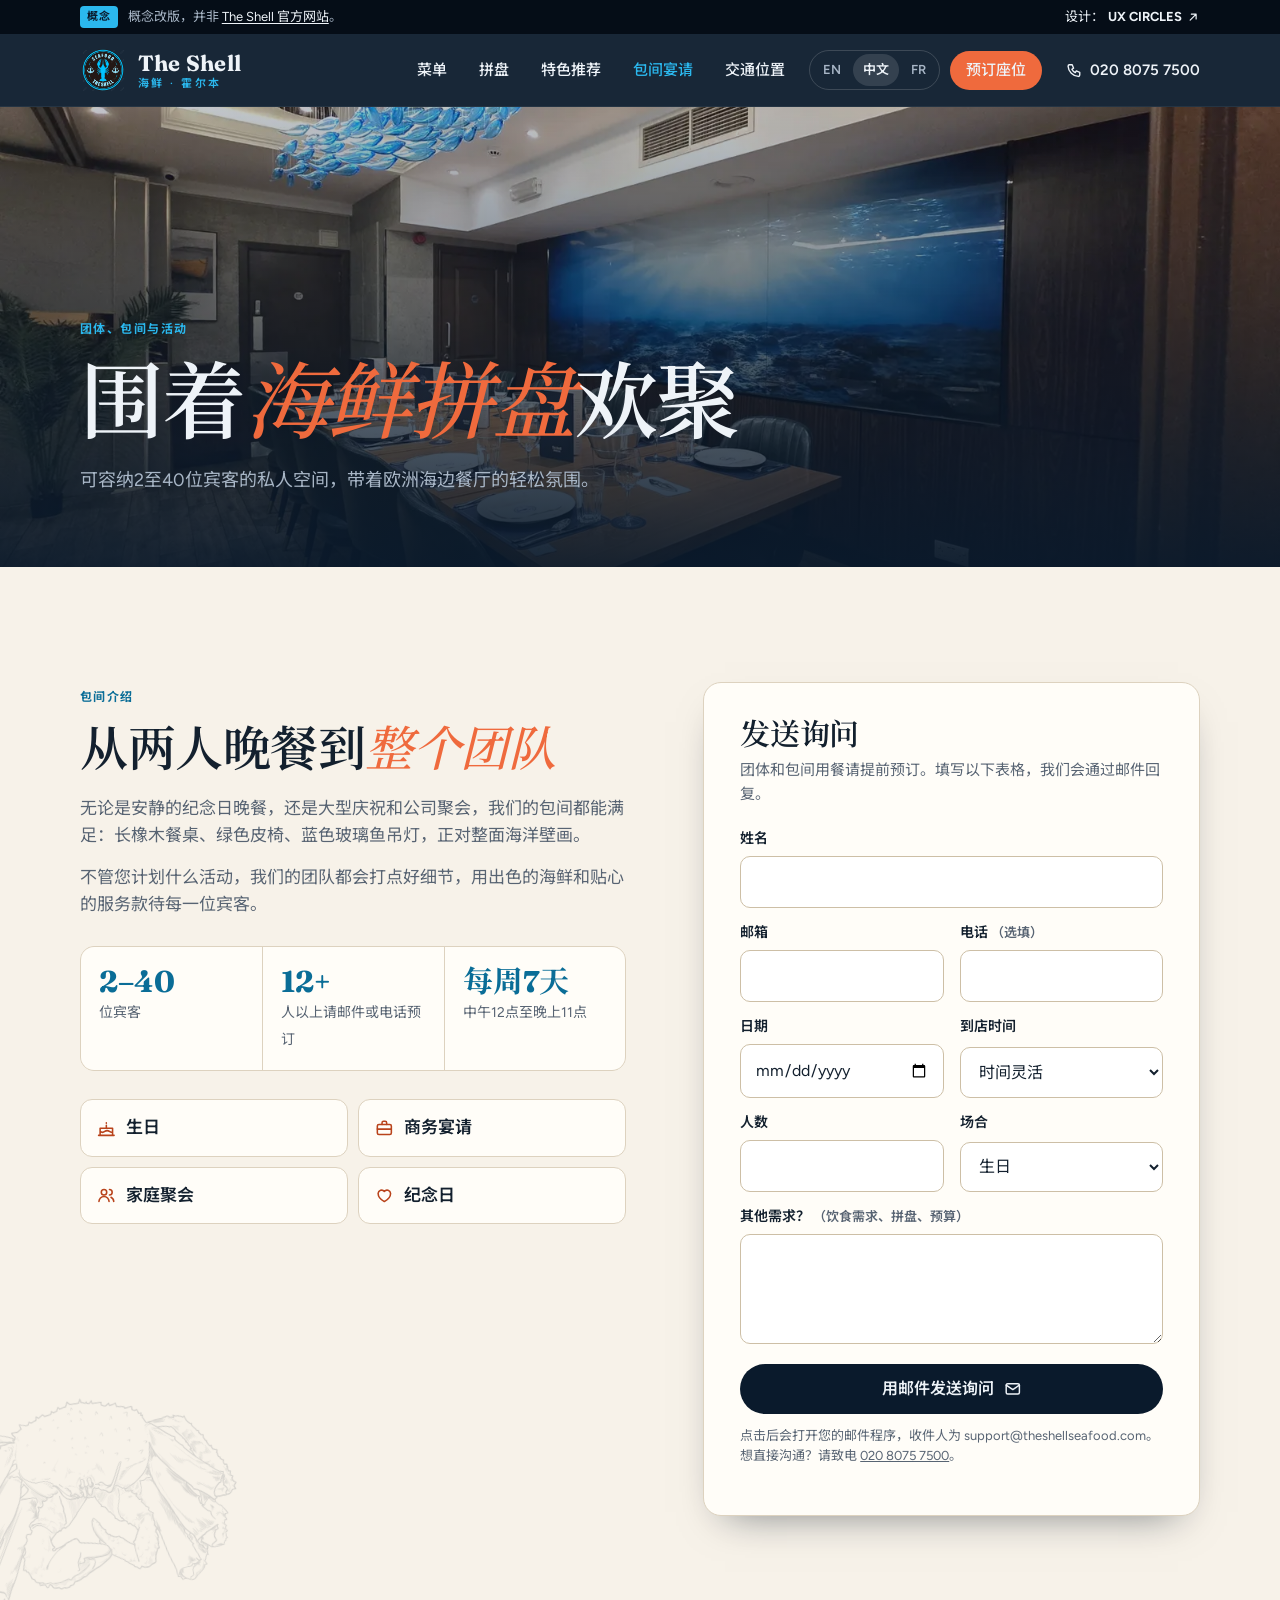
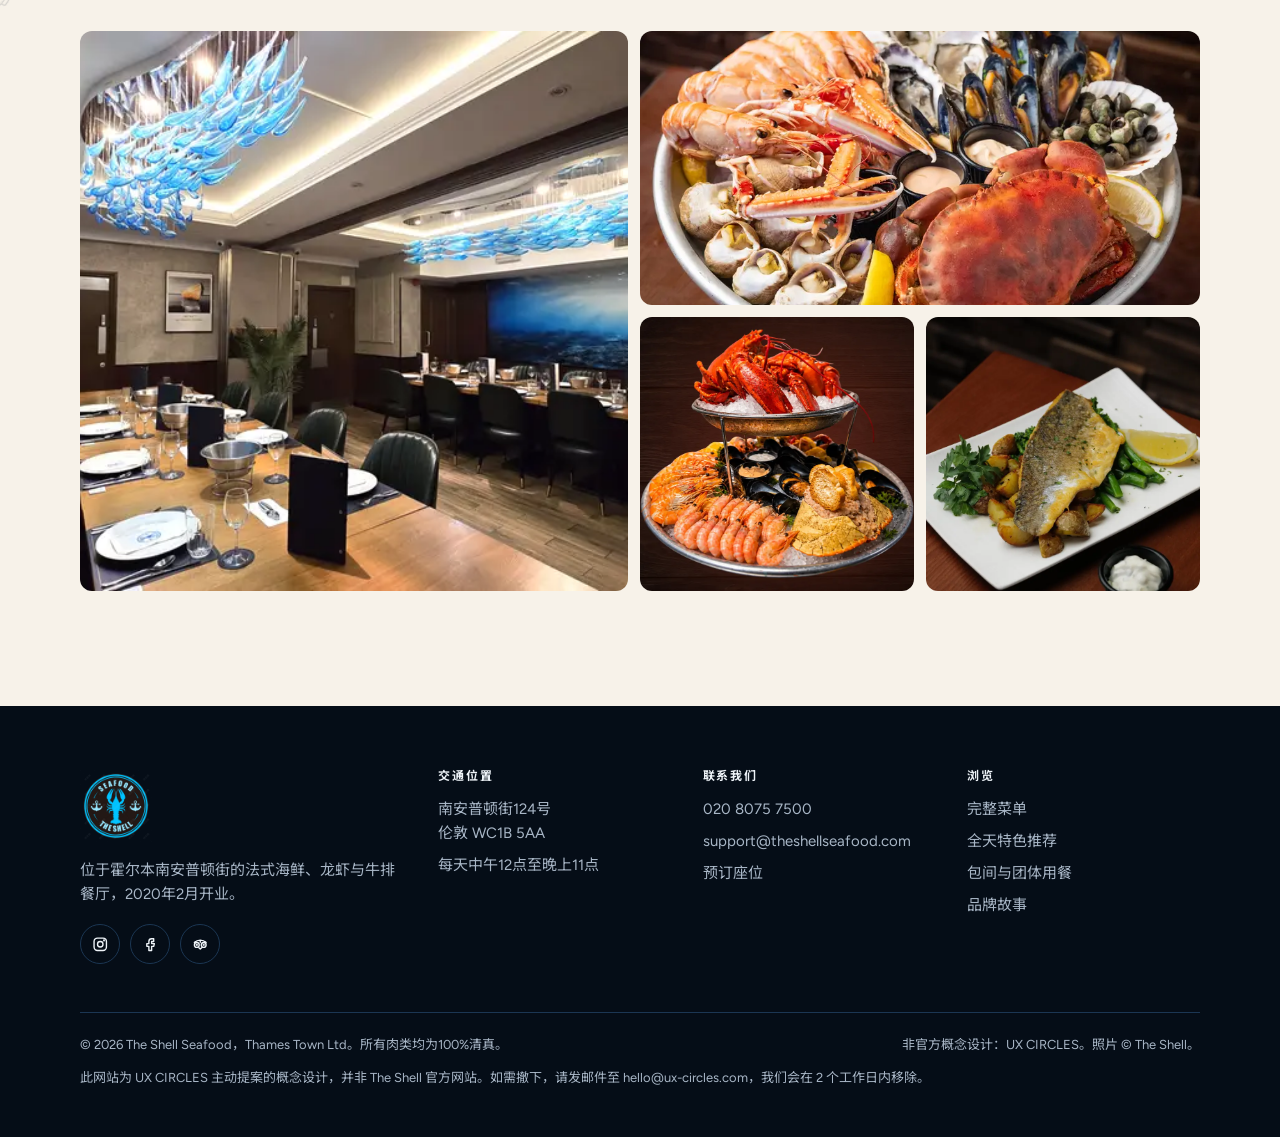
<file: zh/private-dining.html>
<!DOCTYPE html>

<html class="no-js" lang="zh-Hans">
<head>
<meta charset="utf-8"/>
<meta content="width=device-width, initial-scale=1, viewport-fit=cover" name="viewport"/>
<title>包间宴请与团体预订 · The Shell，霍尔本</title>
<meta content="The Shell 霍尔本店包间可容纳2至40位宾客，适合生日、商务宴请和各类庆祝，欢迎发送询问。" name="description"/>
<meta content="noindex, nofollow" name="robots"/>
<meta content="#0a1a2c" name="theme-color"/>
<link href="https://uxcircles.github.io/theshellseafood/zh/private-dining.html" rel="canonical"/>
<link href="https://uxcircles.github.io/theshellseafood/private-dining.html" hreflang="en-GB" rel="alternate"/>
<link href="https://uxcircles.github.io/theshellseafood/zh/private-dining.html" hreflang="zh-Hans" rel="alternate"/>
<link href="https://uxcircles.github.io/theshellseafood/fr/private-dining.html" hreflang="fr" rel="alternate"/>
<link href="https://uxcircles.github.io/theshellseafood/private-dining.html" hreflang="x-default" rel="alternate"/>
<link href="../favicon.png" rel="icon" type="image/png"/>
<link href="../apple-touch-icon.png" rel="apple-touch-icon"/>
<meta content="restaurant" property="og:type"/>
<meta content="The Shell Seafood Restaurant" property="og:site_name"/>
<meta content="包间宴请与团体预订 · The Shell，霍尔本" property="og:title"/>
<meta content="The Shell 霍尔本店包间可容纳2至40位宾客，适合生日、商务宴请和各类庆祝，欢迎发送询问。" property="og:description"/>
<meta content="https://uxcircles.github.io/theshellseafood/zh/private-dining.html" property="og:url"/><meta content="zh_CN" property="og:locale"/>
<meta content="https://uxcircles.github.io/theshellseafood/assets/img/og.jpg" property="og:image"/>
<meta content="1200" property="og:image:width"/>
<meta content="630" property="og:image:height"/>
<meta content="summary_large_image" name="twitter:card"/>
<link href="https://fonts.googleapis.com" rel="preconnect"/>
<link crossorigin="" href="https://fonts.gstatic.com" rel="preconnect"/>
<link href="https://fonts.googleapis.com/css2?family=Noto+Sans+SC:wght@400;500;700&amp;family=Noto+Serif+SC:wght@600;700&amp;display=swap" rel="stylesheet"/><link href="https://fonts.googleapis.com/css2?family=Anton&amp;family=Figtree:wght@400;500;600;700&amp;family=Fraunces:ital,opsz,wght@0,9..144,500;0,9..144,600;0,9..144,700;1,9..144,500&amp;display=swap" rel="stylesheet"/>
<link href="../assets/css/style.css?v=11" rel="stylesheet"/>
<script type="application/ld+json">
  {
    "@context": "https://schema.org",
    "@type": "SeafoodRestaurant",
    "name": "The Shell Seafood Restaurant",
    "alternateName": ["The Shell", "The Shell Holborn"],
    "servesCuisine": ["Seafood", "French", "Steak"],
    "address": {
      "@type": "PostalAddress",
      "streetAddress": "124 Southampton Row",
      "addressLocality": "London",
      "postalCode": "WC1B 5AA",
      "addressCountry": "GB"
    },
    "geo": { "@type": "GeoCoordinates", "latitude": 51.5207627, "longitude": -0.1229369 },
    "telephone": "+442080757500",
    "email": "support@theshellseafood.com",
    "url": "https://uxcircles.github.io/theshellseafood/",
    "image": "https://uxcircles.github.io/theshellseafood/assets/img/og.jpg",
    "logo": "https://uxcircles.github.io/theshellseafood/assets/img/logo-badge.png",
    "menu": "https://uxcircles.github.io/theshellseafood/menu.html",
    "acceptsReservations": "True",
    "priceRange": "££",
    "openingHoursSpecification": [
      { "@type": "OpeningHoursSpecification", "dayOfWeek": ["Monday", "Tuesday", "Wednesday", "Thursday", "Friday", "Saturday", "Sunday"], "opens": "12:00", "closes": "23:00" }
    ],
    "sameAs": ["https://www.instagram.com/theshellseafood/", "https://www.facebook.com/TheShellSeafood/", "https://www.tripadvisor.co.uk/Restaurant_Review-g186338-d20214731-Reviews-The_Shell_Holborn-London_England.html"]
  }
  </script>
</head>
<body>
<svg aria-hidden="true" focusable="false" style="position:absolute;width:0;height:0;overflow:hidden">
<symbol id="i-phone" viewbox="0 0 24 24"><path d="M5 4h4l2 5-2.5 1.5a11 11 0 0 0 5 5L15 13l5 2v4a2 2 0 0 1-2 2A16 16 0 0 1 3 6a2 2 0 0 1 2-2"></path></symbol>
<symbol id="i-arrow" viewbox="0 0 24 24"><path d="M5 12h14M13 6l6 6-6 6"></path></symbol>
<symbol id="i-ext" viewbox="0 0 24 24"><path d="M7 17 17 7M9 7h8v8"></path></symbol>
<symbol id="i-pin" viewbox="0 0 24 24"><path d="M12 21s-7-6.2-7-11.5A7 7 0 0 1 19 9.5C19 14.8 12 21 12 21z"></path><circle cx="12" cy="9.5" r="2.5"></circle></symbol>
<symbol id="i-clock" viewbox="0 0 24 24"><circle cx="12" cy="12" r="9"></circle><path d="M12 7v5l3 2"></path></symbol>
<symbol id="i-mail" viewbox="0 0 24 24"><rect height="14" rx="2" width="18" x="3" y="5"></rect><path d="m3 7 9 6 9-6"></path></symbol>
<symbol id="i-search" viewbox="0 0 24 24"><circle cx="11" cy="11" r="7"></circle><path d="m20 20-4-4"></path></symbol>
<symbol id="i-leaf" viewbox="0 0 24 24"><path d="M5 19c0-9 6-14 15-14 0 9-5 15-14 15"></path><path d="M5 19 13 11"></path></symbol>
<symbol id="i-check" viewbox="0 0 24 24"><circle cx="12" cy="12" r="9"></circle><path d="m8 12 3 3 5-6"></path></symbol>
<symbol id="i-glass" viewbox="0 0 24 24"><path d="M7 3h10l-1 7a4 4 0 0 1-8 0zM12 14v7M8 21h8"></path></symbol>
<symbol id="i-child" viewbox="0 0 24 24"><circle cx="12" cy="6" r="3"></circle><path d="M6 21v-4a6 6 0 0 1 12 0v4M9 13l3 3 3-3"></path></symbol>
<symbol id="i-users" viewbox="0 0 24 24"><circle cx="9" cy="8" r="3.5"></circle><path d="M2.5 20a6.5 6.5 0 0 1 13 0"></path><path d="M16 4.5a3.5 3.5 0 0 1 0 7M18 14.5a6.5 6.5 0 0 1 3.5 5.5"></path></symbol>
<symbol id="i-cake" viewbox="0 0 24 24"><path d="M4 21V12h16v9M2 21h20M4 16c2 1.5 4 1.5 6 0s4-1.5 6 0 4 1.5 4 0M12 12V8M12 5.5V5"></path></symbol>
<symbol id="i-case" viewbox="0 0 24 24"><rect height="13" rx="2" width="18" x="3" y="7"></rect><path d="M9 7V5a2 2 0 0 1 2-2h2a2 2 0 0 1 2 2v2M3 13h18"></path></symbol>
<symbol id="i-heart" viewbox="0 0 24 24"><path d="M12 20s-8-4.6-8-10.5A4.5 4.5 0 0 1 12 7a4.5 4.5 0 0 1 8 2.5C20 15.4 12 20 12 20z"></path></symbol>
<symbol id="i-car" viewbox="0 0 24 24"><path d="M5 16V11l2-5h10l2 5v5M3 16h18v3h-3v-1H6v1H3zM5 11h14"></path><circle cx="7.5" cy="13.5" r=".5"></circle><circle cx="16.5" cy="13.5" r=".5"></circle></symbol>
<symbol id="i-alert" viewbox="0 0 24 24"><path d="M12 3 2 20h20L12 3z"></path><path d="M12 10v4M12 17h.01"></path></symbol>
<symbol id="i-star" viewbox="0 0 24 24"><path d="m12 3 2.7 5.6 6.1.9-4.4 4.3 1 6.1-5.4-2.9-5.4 2.9 1-6.1L3.2 9.5l6.1-.9z"></path></symbol>
<symbol id="i-fish" viewbox="0 0 24 24"><path d="M2 12s4-6 11-6c4 0 7 3 9 6-2 3-5 6-9 6-7 0-11-6-11-6zM2 12l-1 4M2 12 1 8"></path><circle cx="16.5" cy="10.5" r=".6"></circle></symbol>
<symbol id="i-ig" viewbox="0 0 24 24"><rect height="18" rx="5" width="18" x="3" y="3"></rect><circle cx="12" cy="12" r="4"></circle><circle cx="17.5" cy="6.5" r=".6"></circle></symbol>
<symbol id="i-fb" viewbox="0 0 24 24"><path d="M14 8h3V4h-3a4 4 0 0 0-4 4v3H7v4h3v6h4v-6h3l1-4h-4V8z"></path></symbol>
<symbol id="i-ta" viewbox="0 0 24 24"><circle cx="7" cy="13" r="3.5"></circle><circle cx="17" cy="13" r="3.5"></circle><path d="M3.5 9.5C6 7 9 6 12 6s6 1 8.5 3.5M12 6v3M10 17l2 2 2-2"></path><circle cx="7" cy="13" r=".6"></circle><circle cx="17" cy="13" r=".6"></circle></symbol>
</svg>
<a class="skip" href="#main">跳到正文</a>
<header class="site-header">
<div class="concept-bar" role="note">
<div class="wrap concept-inner">
<p><span class="concept-tag">概念</span><span class="concept-long">概念改版，并非 <a href="https://www.theshellseafood.com/" rel="noopener" target="_blank">The Shell 官方网站</a>。</span><span class="concept-short">概念改版</span></p>
<a href="https://ux-circles.com/restaurants" rel="noopener" target="_blank"><span class="concept-by">设计：</span><strong>UX CIRCLES</strong> <svg aria-hidden="true" class="icon"><use href="#i-ext"></use></svg></a>
</div>
</div>
<div class="header-bar">
<div class="wrap header-inner">
<a aria-label="The Shell 首页" class="brand" href="index.html">
<img alt="" height="46" src="../assets/img/logo-badge.png" width="46"/>
<span class="brand-name"><strong>The Shell</strong><span>海鲜 · 霍尔本</span></span>
</a>
<nav aria-label="主导航" class="nav" id="site-nav">
<a href="menu.html">菜单</a>
<a href="index.html#platters">拼盘</a>
<a href="index.html#specials">特色推荐</a>
<a aria-current="page" href="private-dining.html">包间宴请</a>
<a href="index.html#visit">交通位置</a>
<!--lang--><div aria-label="语言" class="lang-switch" role="group"><a href="../private-dining.html" hreflang="en-GB" lang="en-GB">EN</a><a aria-current="true" href="private-dining.html" hreflang="zh-Hans" lang="zh-Hans">中文</a><a href="../fr/private-dining.html" hreflang="fr" lang="fr">FR</a></div><!--/lang-->
<a class="btn btn-primary btn-sm" href="book.html">预订座位</a>
</nav>
<a class="header-call" href="tel:+442080757500"><svg aria-hidden="true" class="icon"><use href="#i-phone"></use></svg><span>020 8075 7500</span><span class="visually-hidden"> 致电餐厅</span></a>
<button aria-controls="site-nav" aria-expanded="false" class="nav-toggle" data-nav-toggle="" type="button"><span aria-hidden="true" class="bars"></span><span class="nav-toggle-label">导航</span></button>
</div>
</div>
</header>
<main id="main">
<section aria-labelledby="pd-title" class="page-hero photo">
<img alt="为十二位宾客布置好的包间，蓝色玻璃鱼吊灯下，正对整面墙的海底壁画" fetchpriority="high" height="450" sizes="100vw" src="../assets/img/room-mural-800.webp" srcset="../assets/img/room-mural-800.webp 800w, ../assets/img/room-mural-1600.webp 1600w" width="800"/>
<div class="wrap page-hero-inner">
<span class="eyebrow light">团体、包间与活动</span>
<h1 id="pd-title">围着<em class="script">海鲜拼盘</em>欢聚</h1>
<p>可容纳2至40位宾客的私人空间，带着欧洲海边餐厅的轻松氛围。</p>
</div>
</section>
<section aria-labelledby="rooms-title" class="section has-sketch">
<img alt="" aria-hidden="true" class="sketch sk-pd" decoding="async" height="471" loading="lazy" src="../assets/img/sketch-crab-ink.webp" width="720"/>
<div class="wrap pd-grid">
<div class="pd-copy">
<span class="eyebrow">包间介绍</span>
<h2 id="rooms-title">从两人晚餐到<em class="script">整个团队</em></h2>
<p>无论是安静的纪念日晚餐，还是大型庆祝和公司聚会，我们的包间都能满足：长橡木餐桌、绿色皮椅、蓝色玻璃鱼吊灯，正对整面海洋壁画。</p>
<p>不管您计划什么活动，我们的团队都会打点好细节，用出色的海鲜和贴心的服务款待每一位宾客。</p>
<ul class="pd-stats">
<li><strong>2–40</strong><span>位宾客</span></li>
<li><strong>12+</strong><span>人以上请邮件或电话预订</span></li>
<li><strong>每周7天</strong><span>中午12点至晚上11点</span></li>
</ul>
<ul class="occasions">
<li><svg aria-hidden="true" class="icon"><use href="#i-cake"></use></svg>生日</li>
<li><svg aria-hidden="true" class="icon"><use href="#i-case"></use></svg>商务宴请</li>
<li><svg aria-hidden="true" class="icon"><use href="#i-users"></use></svg>家庭聚会</li>
<li><svg aria-hidden="true" class="icon"><use href="#i-heart"></use></svg>纪念日</li>
</ul>
</div>
<form class="card-form" id="enquiry-form" novalidate="">
<h2>发送询问</h2>
<p>团体和包间用餐请提前预订。填写以下表格，我们会通过邮件回复。</p>
<div class="fields">
<div class="field full"><label for="f-name">姓名</label><input autocomplete="name" id="f-name" name="name" required=""/></div>
<div class="field"><label for="f-email">邮箱</label><input autocomplete="email" id="f-email" name="email" required="" type="email"/></div>
<div class="field"><label for="f-phone">电话 <span class="form-note">（选填）</span></label><input autocomplete="tel" id="f-phone" name="phone" type="tel"/></div>
<div class="field"><label for="f-date">日期</label><input id="f-date" name="date" required="" type="date"/></div>
<div class="field"><label for="f-time">到店时间</label>
<select id="f-time" name="time">
<option value="">时间灵活</option>
<option>12:00</option><option>12:30</option><option>13:00</option><option>13:30</option><option>14:00</option>
<option>17:30</option><option>18:00</option><option>18:30</option><option>19:00</option><option>19:30</option><option>20:00</option><option>20:30</option><option>21:00</option>
</select>
</div>
<div class="field"><label for="f-guests">人数</label><input id="f-guests" inputmode="numeric" max="40" min="2" name="guests" required="" type="number"/></div>
<div class="field"><label for="f-occasion">场合</label>
<select id="f-occasion" name="occasion">
<option>生日</option><option>商务宴请</option><option>家庭聚会</option><option>纪念日</option><option>其他</option>
</select>
</div>
<div class="field full"><label for="f-message">其他需求？ <span class="form-note">（饮食需求、拼盘、预算）</span></label><textarea id="f-message" name="message"></textarea></div>
</div>
<div class="form-foot">
<button class="btn btn-dark" type="submit">用邮件发送询问 <svg aria-hidden="true" class="icon"><use href="#i-mail"></use></svg></button>
<p class="form-note">点击后会打开您的邮件程序，收件人为 support@theshellseafood.com。想直接沟通？请致电 <a href="tel:+442080757500">020 8075 7500</a>。</p>
<p class="form-status" id="form-status" role="status"></p>
</div>
</form>
</div>
</section>
<section aria-label="照片" class="section" style="padding-top:0">
<div class="wrap">
<div class="gallery">
<img alt="两个包间打通成一个长空间，为大型聚会摆好餐桌" decoding="async" height="450" loading="lazy" sizes="(max-width: 700px) 100vw, 600px" src="../assets/img/room-long-800.webp" srcset="../assets/img/room-long-800.webp 800w, ../assets/img/room-long-1600.webp 1600w" width="800"/>
<img alt="圆形海鲜拼盘，有螃蟹、鳌虾、生蚝、海螺和青口" decoding="async" height="759" loading="lazy" sizes="(max-width: 700px) 50vw, 600px" src="../assets/img/chilled-platter-800.webp" srcset="../assets/img/chilled-platter-800.webp 800w, ../assets/img/chilled-platter-1600.webp 1600w" width="800"/>
<img alt="顶层放着龙虾的双层海鲜塔" decoding="async" height="787" loading="lazy" sizes="(max-width: 700px) 50vw, 300px" src="../assets/img/tower-800.webp" srcset="../assets/img/tower-800.webp 800w, ../assets/img/tower-1600.webp 1600w" width="800"/>
<img alt="烤鲈鱼配土豆和四季豆" decoding="async" height="1200" loading="lazy" sizes="(max-width: 700px) 50vw, 300px" src="../assets/img/seabass-800.webp" srcset="../assets/img/seabass-800.webp 800w, ../assets/img/seabass-1600.webp 1600w" width="800"/>
</div>
</div>
</section>
</main>
<footer class="site-footer">
<div class="wrap">
<div class="footer-grid">
<div class="footer-brand">
<img alt="The Shell 海鲜徽标" height="72" loading="lazy" src="../assets/img/logo-badge.png" width="72"/>
<p>位于霍尔本南安普顿街的法式海鲜、龙虾与牛排餐厅，2020年2月开业。</p>
<div class="socials">
<a aria-label="Instagram" href="https://www.instagram.com/theshellseafood/" rel="noopener" target="_blank"><svg aria-hidden="true" class="icon"><use href="#i-ig"></use></svg></a>
<a aria-label="Facebook" href="https://www.facebook.com/TheShellSeafood/" rel="noopener" target="_blank"><svg aria-hidden="true" class="icon"><use href="#i-fb"></use></svg></a>
<a aria-label="Tripadvisor 点评" href="https://www.tripadvisor.co.uk/Restaurant_Review-g186338-d20214731-Reviews-The_Shell_Holborn-London_England.html" rel="noopener" target="_blank"><svg aria-hidden="true" class="icon"><use href="#i-ta"></use></svg></a>
</div>
</div>
<div>
<h2>交通位置</h2>
<ul>
<li><a href="https://www.google.com/maps/place/The+Shell/@51.5207627,-0.1251256,17z/data=!3m1!4b1!4m6!3m5!1s0x48761bf2e88a51cd:0xa73f724916147853!8m2!3d51.5207627!4d-0.1229369" rel="noopener" target="_blank">南安普顿街124号<br/>伦敦 WC1B 5AA</a></li>
<li>每天中午12点至晚上11点</li>
</ul>
</div>
<div>
<h2>联系我们</h2>
<ul>
<li><a href="tel:+442080757500">020 8075 7500</a></li>
<li><a href="mailto:support@theshellseafood.com">support@theshellseafood.com</a></li>
<li><a href="book.html">预订座位</a></li>
</ul>
</div>
<div>
<h2>浏览</h2>
<ul>
<li><a href="menu.html">完整菜单</a></li>
<li><a href="index.html#specials">全天特色推荐</a></li>
<li><a href="private-dining.html">包间与团体用餐</a></li>
<li><a href="index.html#story">品牌故事</a></li>
</ul>
</div>
</div>
<div class="footer-base">
<p>© <span data-year="">2026</span> The Shell Seafood，Thames Town Ltd。所有肉类均为100%清真。</p>
<p>非官方概念设计：<a href="https://ux-circles.com/restaurants" rel="noopener" target="_blank">UX CIRCLES</a>。照片 © The Shell。</p>
<p data-takedown style="flex-basis: 100%; margin: 0;">此网站为 UX CIRCLES 主动提案的概念设计，并非 The Shell 官方网站。如需撤下，请发邮件至 <a href="mailto:hello@ux-circles.com">hello@ux-circles.com</a>，我们会在 2 个工作日内移除。</p>
</div>
</div>
</footer>
<nav aria-label="快捷操作" class="action-bar">
<a class="btn btn-ghost" href="tel:+442080757500"><svg aria-hidden="true" class="icon"><use href="#i-phone"></use></svg>致电</a>
<a class="btn btn-primary" href="book.html">预订座位</a>
</nav>
<script defer="" src="../assets/js/main.js?v=4"></script>
</body>
</html>
</file>
<file: assets/css/style.css>
/* The Shell — concept redesign
   Colours come from the restaurant's own badge (cyan lobster on deep navy)
   and the lobster-orange script on the current site. */
:root {
  --ink: #0a1a2c;          /* deep navy, page dark sections */
  --ink-2: #11263d;        /* raised navy */
  --ink-3: #1b3653;        /* lines on navy */
  --shell: #f7f2e9;        /* oyster-shell cream, light sections */
  --sand: #ede4d3;         /* darker cream */
  --paper: #fffdf8;
  --text: #13202e;
  --muted: #586473;
  --on-ink: #eef3f8;
  --on-ink-muted: #a8b6c6;
  --cyan: #2bb8ee;         /* badge blue: accents on navy */
  --cyan-deep: #0a6d97;    /* badge blue darkened for text on cream (AA) */
  --coral: #ef6a3d;        /* lobster orange */
  --coral-deep: #b9431b;
  --line: #ddd2bf;

  --f-display: "Fraunces", Georgia, "Times New Roman", serif;
  --f-body: "Figtree", system-ui, -apple-system, "Segoe UI", sans-serif;

  --wrap: 1200px;
  --gutter: clamp(16px, 4vw, 40px);
  --radius: 14px;
  --shadow: 0 18px 40px -22px rgba(6, 18, 32, .55);
  --header-h: 72px;
  --concept-h: 34px;     /* the Concept bar above the header; both stay pinned */
}

*, *::before, *::after { box-sizing: border-box; }
html { -webkit-text-size-adjust: 100%; scroll-behavior: smooth; scroll-padding-top: calc(var(--concept-h) + var(--header-h) + 16px); }
@media (prefers-reduced-motion: reduce) { html { scroll-behavior: auto; } }
body {
  margin: 0;
  font: 400 1.0625rem/1.6 var(--f-body);
  color: var(--text);
  background: var(--shell);
  -webkit-font-smoothing: antialiased;
}
img { max-width: 100%; height: auto; display: block; }
a { color: inherit; }
button, input, select, textarea { font: inherit; color: inherit; }
h1, h2, h3, h4 { font-family: var(--f-display); font-weight: 600; line-height: 1.08; margin: 0; letter-spacing: -.01em; font-optical-sizing: auto; }
p { margin: 0; }
ul { margin: 0; padding: 0; }
.wrap { width: 100%; max-width: var(--wrap); margin-inline: auto; padding-inline: var(--gutter); }
.visually-hidden { position: absolute !important; width: 1px; height: 1px; overflow: hidden; clip: rect(0 0 0 0); white-space: nowrap; }
.icon { width: 1.1em; height: 1.1em; fill: none; stroke: currentColor; stroke-width: 2; stroke-linecap: round; stroke-linejoin: round; flex: none; }

.skip { position: absolute; left: 12px; top: -60px; z-index: 100; background: var(--paper); color: var(--text); padding: 10px 16px; border-radius: 8px; font-weight: 600; }
.skip:focus { top: 12px; }
:focus-visible { outline: 3px solid var(--cyan); outline-offset: 3px; }

/* ---------- Concept bar ---------- */
.concept-bar { background: #050d17; color: var(--on-ink-muted); font-size: .8125rem; }
.concept-inner { display: flex; align-items: center; justify-content: space-between; gap: 12px; height: var(--concept-h); }
.concept-bar p { white-space: nowrap; display: flex; align-items: center; gap: 10px; }
.concept-bar a { color: var(--on-ink); text-decoration: none; display: inline-flex; align-items: center; gap: 4px; white-space: nowrap; }
.concept-bar p a { text-decoration: underline; text-underline-offset: 2px; display: inline; }
.concept-tag { background: var(--cyan); color: var(--ink); font-weight: 700; text-transform: uppercase; letter-spacing: .08em; font-size: .6875rem; padding: 2px 7px; border-radius: 4px; }
.concept-short { display: none; }
@media (max-width: 640px) { .concept-long { display: none; } .concept-short { display: inline; } }
@media (max-width: 440px) { :lang(fr) .concept-by { display: none; } } /* French labels are longer */
@media (max-width: 380px) { .concept-by { display: none; } .concept-bar p { gap: 6px; } }
@media (max-width: 350px) { :lang(fr) .concept-short { display: none; } }

/* ---------- Header ---------- */
.site-header { position: sticky; top: 0; z-index: 50; }
.header-bar { background: rgba(10, 26, 44, .94); backdrop-filter: saturate(140%) blur(10px); -webkit-backdrop-filter: saturate(140%) blur(10px); color: var(--on-ink); border-bottom: 1px solid rgba(255,255,255,.06); }
.header-inner { display: flex; align-items: center; gap: 24px; height: var(--header-h); }
.brand { display: flex; align-items: center; gap: 12px; text-decoration: none; margin-right: auto; }
.brand img { width: 46px; height: 46px; }
.brand-name { display: flex; flex-direction: column; line-height: 1; }
.brand-name strong { font-family: var(--f-display); font-size: 1.375rem; font-weight: 700; letter-spacing: .01em; }
.brand-name span { white-space: nowrap; font-size: .6875rem; letter-spacing: .22em; text-transform: uppercase; color: var(--cyan); margin-top: 4px; font-weight: 600; }
.nav { display: flex; align-items: center; gap: 4px; }
.nav a { text-decoration: none; padding: 10px 14px; border-radius: 999px; font-weight: 500; font-size: .9375rem; color: var(--on-ink); white-space: nowrap; }
.nav a:hover { background: rgba(255,255,255,.08); }
.nav a[aria-current="page"] { color: var(--cyan); }
.nav .btn[aria-current="page"] { color: #1a0b04; }
.header-call { display: inline-flex; align-items: center; gap: 8px; text-decoration: none; font-weight: 600; font-size: .9375rem; color: var(--on-ink); white-space: nowrap; }
.header-call:hover { color: var(--cyan); }
/* Narrower desktops: tighter nav, phone number shown as an icon only */
@media (min-width: 961px) and (max-width: 1279px) {
  .header-inner { gap: 12px; }
  .nav a { padding: 10px 9px; }
  .nav .lang-switch { margin: 0 2px; }
  .nav .lang-switch a { padding: 6px 7px; }
  .header-call span:not(.visually-hidden) { display: none; }
}
@media (min-width: 961px) and (max-width: 1099px) { .brand-name span { display: none; } }
/* Language switch: a small pill group in the desktop nav, a row at the bottom of the phone dropdown */
.nav .lang-switch { display: flex; gap: 2px; margin: 0 6px; padding: 3px; border: 1px solid rgba(255,255,255,.16); border-radius: 999px; }
.nav .lang-switch a { padding: 6px 10px; font-size: .8125rem; font-weight: 600; color: var(--on-ink-muted); }
.nav .lang-switch a:hover { color: var(--on-ink); }
.nav .lang-switch a[aria-current] { background: rgba(255,255,255,.12); color: var(--on-ink); }
/* Chinese pages: Latin text keeps Fraunces/Figtree, Chinese characters fall back to Noto */
:root:lang(zh) { --f-display: "Fraunces", "Noto Serif SC", "Songti SC", serif; --f-body: "Figtree", "Noto Sans SC", "PingFang SC", "Microsoft YaHei", sans-serif; }
:lang(zh) em.script { white-space: nowrap; } /* keep short highlighted words like 天堂 on one line */
:lang(zh) .eyebrow, :lang(zh) .platter-kind, :lang(zh) .special-group h3, :lang(zh) .visit-list .label { letter-spacing: .12em; }
.dish-en { display: block; font-family: var(--f-body); font-size: .8125rem; font-weight: 500; color: var(--muted); margin-top: 2px; letter-spacing: 0; }
.nav-toggle { display: none; background: none; border: 1px solid rgba(255,255,255,.25); color: var(--on-ink); border-radius: 999px; padding: 8px 14px; font-weight: 600; font-size: .9375rem; cursor: pointer; align-items: center; gap: 8px; }
.nav-toggle .bars { width: 16px; height: 10px; position: relative; border-top: 2px solid currentColor; border-bottom: 2px solid currentColor; }

@media (max-width: 960px) {
  .header-call { display: none; } /* the fixed bottom bar already has Call */
  .header-inner { gap: 14px; }
  .nav-toggle { display: inline-flex; }
  .nav { position: absolute; left: 0; right: 0; top: 100%; flex-direction: column; align-items: stretch; gap: 0; background: var(--ink); padding: 8px var(--gutter) 20px; border-bottom: 1px solid var(--ink-3); display: none; }
  .nav.open { display: flex; }
  .nav a { border-radius: 0; padding: 14px 4px; border-bottom: 1px solid var(--ink-3); font-size: 1.0625rem; }
  .nav .btn { margin-top: 14px; justify-content: center; border-radius: 999px; border: 0; }
  .nav .lang-switch { order: 10; align-self: flex-start; margin: 16px 0 0; }
  .nav .lang-switch a { border-bottom: 0; padding: 8px 16px; font-size: .9375rem; }
}
@media (max-width: 420px) { .brand-name span { display: none; } .brand img { width: 40px; height: 40px; } }

/* ---------- Buttons ---------- */
.btn { display: inline-flex; align-items: center; gap: 10px; padding: 14px 22px; border-radius: 999px; font-weight: 600; font-size: 1rem; line-height: 1; text-decoration: none; border: 2px solid transparent; cursor: pointer; transition: transform .15s ease, background-color .15s ease, color .15s ease; }
@media (hover: hover) { .btn:hover { transform: translateY(-1px); } }
.btn-primary { background: var(--coral); color: #1a0b04; }
.btn-primary:hover { background: #ff7d50; }
.btn-ghost { border-color: rgba(255,255,255,.4); color: var(--on-ink); }
.btn-ghost:hover { border-color: var(--on-ink); }
.btn-dark { background: var(--ink); color: var(--on-ink); }
.btn-dark:hover { background: var(--ink-2); }
.btn-line { border-color: var(--ink); color: var(--ink); }
.btn-line:hover { background: var(--ink); color: var(--on-ink); }
.btn-sm { padding: 10px 16px; font-size: .9375rem; }

/* ---------- Shared type ---------- */
.eyebrow { font-size: .75rem; font-weight: 700; letter-spacing: .2em; text-transform: uppercase; color: var(--cyan-deep); display: inline-block; }
.on-ink .eyebrow, .eyebrow.light { color: var(--cyan); }
.section { padding-block: clamp(64px, 9vw, 120px); }
.section-head { display: flex; align-items: end; justify-content: space-between; gap: 24px; margin-bottom: clamp(32px, 4vw, 52px); flex-wrap: wrap; }
.section-head h2 { font-size: clamp(2.125rem, 4.6vw, 3.5rem); margin-top: 14px; max-width: 16ch; }
.section-head p { max-width: 46ch; color: var(--muted); }
.on-ink { background: var(--ink); color: var(--on-ink); }
.on-ink .section-head p, .on-ink .muted { color: var(--on-ink-muted); }
em.script { font-style: italic; font-weight: 500; color: var(--coral); }
.on-ink em.script { color: var(--coral); }
.price { font-family: var(--f-display); font-weight: 600; font-variant-numeric: lining-nums tabular-nums; white-space: nowrap; }
.link-arrow { display: inline-flex; align-items: center; gap: 8px; font-weight: 600; text-decoration: none; border-bottom: 2px solid currentColor; padding-bottom: 3px; }
.link-arrow:hover .icon { transform: translateX(3px); }
.link-arrow .icon { transition: transform .15s ease; }

/* ---------- Open status ---------- */
.status { display: inline-flex; align-items: center; gap: 10px; font-weight: 600; font-size: .9375rem; }
.status::before { content: ""; width: 10px; height: 10px; border-radius: 50%; background: #7d8a99; box-shadow: 0 0 0 4px rgba(125,138,153,.2); }
.status.is-open::before { background: #3ad38a; box-shadow: 0 0 0 4px rgba(58,211,138,.22); }
.status.is-soon::before { background: #f5b83d; box-shadow: 0 0 0 4px rgba(245,184,61,.22); }

/* ---------- Hero (home): wordmark + "anatomy of a platter" ----------
   The stage uses a 180×100 coordinate box: the platter sits at x 40–140, the
   pointer lines and pins in the SVG use the same units, and the labels are
   placed in % of the same box, so everything stays aligned at any width. */
.hero { position: relative; overflow: hidden; background: radial-gradient(90% 70% at 50% 62%, #183d63 0%, var(--ink) 62%); color: var(--on-ink); }
.hero-inner { position: relative; z-index: 1; padding-block: 28px 48px; }
.hero-top { display: flex; justify-content: space-between; align-items: center; gap: 12px 24px; flex-wrap: wrap; }
.wordmark { font-family: "Anton", "Impact", "Arial Narrow", sans-serif; font-weight: 400; text-transform: uppercase; text-align: center; line-height: .82; letter-spacing: .005em; font-size: min(19vw, 290px); margin: 22px 0 0; color: var(--shell); white-space: nowrap; }
/* padding gives the gradient room for round letters (the S) that rise above the tight line box;
   without it Safari paints the S with its top sliced off. The negative margin keeps the layout. */
.wordmark span[aria-hidden] { display: block; padding: .14em 0 .06em; margin: -.14em 0 -.06em; background: linear-gradient(180deg, var(--shell) 0%, var(--shell) 55%, #9fb4c8 100%); -webkit-background-clip: text; background-clip: text; -webkit-text-fill-color: transparent; }
.anatomy { position: relative; margin: clamp(-120px, -8vw, -30px) auto 0; max-width: 1060px; z-index: 2; }
.anatomy-stage { position: relative; aspect-ratio: 180 / 100; }
.anatomy-plate { position: absolute; left: 22.222%; width: 55.556%; top: 0; height: 100%; object-fit: contain; filter: drop-shadow(0 40px 46px rgba(0,0,0,.6)); }
.anatomy-lines { position: absolute; inset: 0; width: 100%; height: 100%; overflow: visible; }
.leaders polyline { fill: none; stroke: var(--shell); stroke-width: .22; stroke-linecap: round; stroke-dasharray: 60; stroke-dashoffset: 0; opacity: .8; }
.pins circle { fill: var(--coral); stroke: var(--ink); stroke-width: .5; }
.pins text { font: 700 3.1px var(--f-body); fill: #1a0b04; text-anchor: middle; dominant-baseline: central; }
.anatomy-labels { list-style: none; }
.anatomy-labels li { position: absolute; transform: translateY(-50%); display: flex; gap: 10px; align-items: flex-start; max-width: 18.5%; font-family: var(--f-display); font-size: clamp(1rem, 1.5vw, 1.25rem); font-weight: 600; line-height: 1.15; }
.anatomy-labels li span { display: flex; flex-direction: column; gap: 3px; }
.anatomy-labels small { font-family: var(--f-body); font-size: .8125rem; font-weight: 400; color: var(--on-ink-muted); line-height: 1.3; }
.anatomy-labels b { display: none; }
.anatomy-labels .l1, .anatomy-labels .l2 { right: 81.6%; text-align: right; justify-content: flex-end; }
.anatomy-labels .l1 span, .anatomy-labels .l2 span { align-items: flex-end; }
.anatomy-labels .l3, .anatomy-labels .l4, .anatomy-labels .l5 { left: 81.6%; }
.anatomy-labels .l1 { top: 40%; }
.anatomy-labels .l2 { top: 74%; }
.anatomy-labels .l3 { top: 40%; }
.anatomy-labels .l4 { top: 62%; }
.anatomy-labels .l5 { top: 88%; }
.hero-foot { display: grid; grid-template-columns: minmax(0, 1.1fr) minmax(0, 1fr) auto; gap: 20px 40px; align-items: end; margin-top: 36px; padding-top: 28px; border-top: 1px solid rgba(255,255,255,.14); }
.hero-tagline { font-family: var(--f-display); font-size: clamp(1.625rem, 2.6vw, 2.25rem); line-height: 1.1; font-weight: 600; }
.hero-lede { color: var(--on-ink-muted); font-size: 1.0625rem; max-width: 44ch; }
.hero-actions { display: flex; flex-wrap: wrap; gap: 12px; }
.hero .show-sm { display: none; }
.hero .sketch { opacity: .16; }
.sk-hero-a { width: clamp(120px, 13vw, 200px); left: -30px; top: 30%; transform: rotate(-24deg); }
.sk-hero-b { width: clamp(110px, 12vw, 180px); right: -20px; top: 8%; transform: rotate(18deg); }

/* ---------- Loading, then draw-in ----------
   With JS on, the platter, pins, lines and labels stay hidden and a plate-rim
   loader turns until the photo has fully loaded (main.js adds .is-ready).
   Without JS everything simply shows. */
.plate-loader { position: absolute; left: 22.222%; width: 55.556%; top: 0; height: 100%; display: none; place-items: center; pointer-events: none; }
.js .plate-loader { display: grid; }
.plate-rim, .plate-ice { position: absolute; inset: 1.5%; border-radius: 50%; }
.plate-rim { border: 2px solid rgba(238,243,248,.14); }
.plate-rim::after { content: ""; position: absolute; inset: -2px; border-radius: 50%; border: 2px solid transparent; border-top-color: var(--coral); border-right-color: rgba(239,106,61,.35); }
.plate-ice { inset: 7%; background: radial-gradient(circle at 50% 45%, rgba(159,220,246,.14), rgba(159,220,246,.03) 62%, transparent 70%); }
.plate-text { position: relative; font-family: var(--f-display); font-style: italic; font-size: clamp(1rem, 1.6vw, 1.25rem); color: var(--on-ink-muted); }
.js .anatomy:not(.is-ready) .anatomy-plate,
.js .anatomy:not(.is-ready) .pins > g,
.js .anatomy:not(.is-ready) .anatomy-labels li { opacity: 0; }
.js .anatomy:not(.is-ready) .leaders polyline { stroke-dashoffset: 60; }
.anatomy.is-ready .plate-loader { opacity: 0; transition: opacity .35s ease; }
.anatomy.is-failed .plate-loader { opacity: 1; }
.anatomy.is-failed .plate-text { display: none; }
.anatomy.is-failed .anatomy-plate, .anatomy.is-failed .pins, .anatomy.is-failed .leaders { display: none; }

@media (prefers-reduced-motion: no-preference) {
  .plate-rim::after { animation: spin 1.1s linear infinite; }
  .plate-ice { animation: breathe 1.8s ease-in-out infinite; }
  .anatomy.is-ready .plate-rim::after, .anatomy.is-ready .plate-ice { animation: none; }
  .anatomy.is-ready .anatomy-plate { animation: settle 1.1s cubic-bezier(.2,.8,.2,1) both; }
  .anatomy.is-ready .pins > g { opacity: 0; transform-box: fill-box; transform-origin: center; animation: pop .45s cubic-bezier(.3,1.6,.5,1) forwards; animation-delay: calc(.45s + var(--i) * .12s); }
  .anatomy.is-ready .leaders polyline { stroke-dashoffset: 60; animation: draw .9s cubic-bezier(.6,0,.2,1) forwards; animation-delay: calc(.6s + var(--n, 0) * .12s); }
  .leaders polyline:nth-child(2) { --n: 1; } .leaders polyline:nth-child(3) { --n: 2; } .leaders polyline:nth-child(4) { --n: 3; } .leaders polyline:nth-child(5) { --n: 4; }
  .anatomy.is-ready .anatomy-labels li { opacity: 0; animation: fade-in .6s ease forwards; animation-delay: calc(1.1s + var(--i) * .12s); }
}
@keyframes spin { to { transform: rotate(360deg); } }
@keyframes breathe { 50% { opacity: .45; transform: scale(.97); } }
@keyframes draw { to { stroke-dashoffset: 0; } }
@keyframes pop { from { opacity: 0; transform: scale(.2); } to { opacity: 1; transform: none; } }
@keyframes fade-in { to { opacity: 1; } }
@keyframes settle { from { opacity: 0; transform: translateY(24px) rotate(-8deg) scale(.96); } }

@media (max-width: 1100px) {
  .hero-foot { grid-template-columns: 1fr 1fr; }
  .hero-actions { grid-column: 1 / -1; }
}
/* Phones and small tablets: the platter fills the width, labels become a numbered key */
@media (max-width: 760px) {
  .hero-inner { padding-block: 18px 36px; }
  .hero-top { justify-content: center; text-align: center; }
  .hero .hide-sm { display: none; }
  .hero .show-sm { display: flex; flex-basis: 100%; margin-bottom: 4px; }
  .wordmark { font-size: 23.5vw; margin-top: 18px; }
  .anatomy { margin-top: -6vw; }
  .anatomy-stage { width: 168%; margin-left: -34%; }
  .leaders { display: none; }
  .anatomy-labels { position: static; display: grid; grid-template-columns: 1fr 1fr; gap: 8px 14px; margin-top: 4px; }
  .anatomy-labels li { position: static; transform: none; max-width: none; font-size: 1rem; gap: 8px; align-items: center; text-align: left !important; justify-content: flex-start !important; }
  .anatomy-labels li span { align-items: flex-start !important; }
  .anatomy-labels small { display: none; }
  .anatomy-labels b { display: grid; place-items: center; flex: none; width: 22px; height: 22px; border-radius: 50%; background: var(--coral); color: #1a0b04; font: 700 .75rem var(--f-body); }
  .hero-foot { grid-template-columns: 1fr; margin-top: 24px; padding-top: 22px; }
  .sk-hero-a { top: 54%; }
}

/* ---------- Proof strip ---------- */
.proof { background: var(--ink-2); color: var(--on-ink); border-top: 1px solid var(--ink-3); }
.proof ul { list-style: none; display: grid; grid-template-columns: repeat(4, 1fr); }
.proof li { padding: 22px 20px; display: flex; gap: 14px; align-items: center; border-left: 1px solid var(--ink-3); font-size: .9375rem; color: var(--on-ink-muted); }
.proof li:first-child { border-left: 0; padding-left: 0; }
.proof strong { display: block; color: var(--on-ink); font-weight: 600; }
.proof .icon { color: var(--cyan); width: 26px; height: 26px; stroke-width: 1.6; }
@media (max-width: 900px) { .proof ul { grid-template-columns: 1fr 1fr; } .proof li:nth-child(3) { border-left: 0; padding-left: 0; } .proof li { border-top: 1px solid var(--ink-3); } .proof li:nth-child(-n+2) { border-top: 0; } }
@media (max-width: 520px) { .proof ul { grid-template-columns: 1fr; } .proof li { border-left: 0; padding-left: 0; } .proof li:nth-child(2) { border-top: 1px solid var(--ink-3); } }

/* ---------- Platters ---------- */
.platters { display: grid; grid-template-columns: repeat(4, minmax(0, 1fr)); gap: 20px; list-style: none; }
.platter { background: var(--paper); border-radius: var(--radius); overflow: hidden; display: flex; flex-direction: column; border: 1px solid var(--line); transition: transform .2s ease, box-shadow .2s ease; }
/* hover lift only for real pointers: on touch screens it sticks after a tap */
@media (hover: hover) { .platter:hover { transform: translateY(-3px); box-shadow: var(--shadow); } }
.platter img { aspect-ratio: 1; object-fit: cover; width: 100%; background: var(--sand); }
.platter-body { padding: 20px 20px 22px; display: flex; flex-direction: column; gap: 8px; flex: 1; }
.platter-kind { font-size: .75rem; font-weight: 700; letter-spacing: .14em; text-transform: uppercase; color: var(--cyan-deep); }
.platter h3 { font-size: 1.5rem; }
.platter p { color: var(--muted); font-size: .9375rem; }
.platter-foot { margin-top: auto; padding-top: 12px; display: flex; flex-direction: column; gap: 2px; border-top: 1px dashed var(--line); }
.platter-foot .price { font-size: 1.375rem; }
.platter-foot span { font-size: .8125rem; color: var(--muted); }
@media (max-width: 1040px) { .platters { grid-template-columns: repeat(2, minmax(0, 1fr)); } }
@media (max-width: 560px) {
  /* swipeable row: scroll-padding keeps each snapped card on the page gutter, overscroll stops Safari's back-swipe */
  .platters { grid-template-columns: none; grid-auto-flow: column; grid-auto-columns: 82%; overflow-x: auto; scroll-snap-type: x mandatory; scroll-padding-inline: var(--gutter); overscroll-behavior-x: contain; margin-inline: calc(var(--gutter) * -1); padding-inline: var(--gutter); padding-bottom: 8px; scrollbar-width: none; }
  .js .platters .reveal { opacity: 1; transform: none; transition: none; } /* off-screen cards would otherwise fade in mid-swipe */
  .platters::-webkit-scrollbar { display: none; }
  .platter { scroll-snap-align: start; }
}

/* ---------- Specials ---------- */
.specials { display: grid; grid-template-columns: minmax(0, .9fr) minmax(0, 1.1fr); gap: clamp(32px, 5vw, 72px); align-items: center; }
.specials-photo { margin: 0; position: relative; border-radius: var(--radius); overflow: hidden; aspect-ratio: 4 / 5; }
.specials-photo img { width: 100%; height: 100%; object-fit: cover; }
.specials-photo figcaption { position: absolute; left: 16px; bottom: 16px; background: rgba(10,26,44,.82); color: var(--on-ink); padding: 8px 12px; border-radius: 8px; font-size: .8125rem; }
.specials h2 { font-size: clamp(2.125rem, 4.6vw, 3.5rem); margin: 14px 0 12px; }
.specials-intro { color: var(--on-ink-muted); max-width: 44ch; }
.special-group { margin-top: 32px; }
.special-group h3 { font-family: var(--f-body); font-size: .8125rem; font-weight: 700; letter-spacing: .18em; text-transform: uppercase; color: var(--cyan); padding-bottom: 10px; border-bottom: 1px solid var(--ink-3); }
.special-list { list-style: none; }
.special-list li { display: grid; grid-template-columns: 1fr auto; gap: 4px 20px; padding: 14px 0; border-bottom: 1px solid var(--ink-3); }
.special-list strong { font-family: var(--f-display); font-size: 1.25rem; font-weight: 600; }
.special-list span { color: var(--on-ink-muted); font-size: .9375rem; grid-column: 1; }
.special-list .price { grid-row: 1 / span 2; grid-column: 2; align-self: center; font-size: 1.375rem; color: var(--coral); }
.special-list .is-sold-out strong, .special-list .is-sold-out .price { opacity: .45; text-decoration: line-through; text-decoration-thickness: 1px; }
.special-list .is-sold-out span { color: var(--coral); }
@media (max-width: 860px) { .specials { grid-template-columns: 1fr; } .specials-photo { aspect-ratio: 16 / 11; } }

/* ---------- Story ---------- */
.story { display: grid; grid-template-columns: minmax(0, 1fr) minmax(0, 1fr); gap: clamp(32px, 6vw, 88px); align-items: center; }
.story-photos { position: relative; padding-bottom: 18%; }
.story-photos img { border-radius: var(--radius); }
.story-photos .p1 { width: 78%; aspect-ratio: 1; object-fit: cover; }
.story-photos .p2 { position: absolute; right: 0; bottom: 0; width: 52%; aspect-ratio: 4 / 5; object-fit: cover; border: 8px solid var(--shell); }
.story h2 { font-size: clamp(2.125rem, 4.6vw, 3.5rem); margin: 14px 0 22px; }
.story-copy p + p { margin-top: 16px; }
.story-copy p { color: var(--muted); }
.story blockquote { margin: 26px 0; padding: 4px 0 4px 22px; border-left: 3px solid var(--coral); font-family: var(--f-display); font-style: italic; font-size: clamp(1.25rem, 2vw, 1.5rem); line-height: 1.35; color: var(--text); }
.timeline { list-style: none; display: grid; grid-template-columns: repeat(3, 1fr); gap: 16px; margin-top: 32px; padding-top: 24px; border-top: 1px solid var(--line); }
.timeline strong { display: block; font-family: var(--f-display); font-size: 1.75rem; color: var(--cyan-deep); line-height: 1.1; }
.timeline span { font-size: .875rem; color: var(--muted); }
@media (max-width: 860px) { .story { grid-template-columns: 1fr; } .story-photos { max-width: 560px; } }
@media (max-width: 420px) { .timeline { grid-template-columns: 1fr; } }

/* ---------- Good to know ---------- */
.notes { display: grid; grid-template-columns: repeat(4, minmax(0, 1fr)); gap: 16px; list-style: none; }
.notes li { background: var(--paper); border: 1px solid var(--line); border-radius: var(--radius); padding: 22px; }
.notes .icon { width: 28px; height: 28px; color: var(--coral-deep); stroke-width: 1.6; margin-bottom: 14px; }
.notes h3 { font-size: 1.25rem; margin-bottom: 6px; }
.notes p { font-size: .9375rem; color: var(--muted); }
@media (max-width: 960px) { .notes { grid-template-columns: 1fr 1fr; } }
@media (max-width: 520px) { .notes { grid-template-columns: 1fr; } }

/* ---------- Private dining teaser ---------- */
.pd-teaser { display: grid; grid-template-columns: minmax(0, 1.2fr) minmax(0, 1fr); border-radius: calc(var(--radius) + 6px); overflow: hidden; background: var(--ink); color: var(--on-ink); }
.pd-teaser img { width: 100%; height: 100%; object-fit: cover; min-height: 320px; }
.pd-teaser-body { padding: clamp(28px, 5vw, 56px); display: flex; flex-direction: column; justify-content: center; gap: 16px; }
.pd-teaser h2 { font-size: clamp(2rem, 4vw, 3rem); }
.pd-teaser p { color: var(--on-ink-muted); }
.pd-facts { display: flex; flex-wrap: wrap; gap: 8px; list-style: none; }
.pd-facts li { border: 1px solid var(--ink-3); border-radius: 999px; padding: 6px 12px; font-size: .875rem; }
.pd-teaser .btn { align-self: flex-start; margin-top: 8px; }
@media (max-width: 860px) { .pd-teaser { grid-template-columns: 1fr; } .pd-teaser img { aspect-ratio: 16 / 10; min-height: 0; } }

/* ---------- Visit ---------- */
.visit { display: grid; grid-template-columns: minmax(0, 1fr) minmax(0, 1.15fr); gap: clamp(28px, 4vw, 56px); }
.visit h2 { font-size: clamp(2.125rem, 4.6vw, 3.5rem); margin: 14px 0 24px; }
.visit-list { list-style: none; display: grid; gap: 0; border-top: 1px solid var(--ink-3); }
.visit-list li { display: grid; grid-template-columns: 112px 1fr; gap: 16px; padding: 16px 0; border-bottom: 1px solid var(--ink-3); }
.visit-list .label { font-size: .75rem; font-weight: 700; letter-spacing: .14em; text-transform: uppercase; color: var(--on-ink-muted); padding-top: 4px; }
.visit-list a { color: var(--on-ink); text-decoration-color: rgba(255,255,255,.35); text-underline-offset: 3px; }
.visit-list a:hover { color: var(--cyan); }
.visit-actions { display: flex; flex-wrap: wrap; gap: 12px; margin-top: 28px; }
.map { border-radius: var(--radius); overflow: hidden; background: var(--ink-2); min-height: 360px; position: relative; border: 1px solid var(--ink-3); }
/* .map prefix: maplibre-gl.css loads later and sets the container to position: relative */
.map .map-canvas { position: absolute; inset: 0; background: var(--ink-2); font: inherit; }
.map-fallback { position: absolute; left: 50%; top: 50%; transform: translate(-50%, -50%); color: var(--on-ink); font-weight: 600; text-decoration: underline; text-underline-offset: 3px; }
.js .map-canvas:not(.is-failed) .map-fallback { display: none; }
.map .map-canvas .maplibregl-ctrl-attrib { font-size: 10px; background: rgba(10,26,44,.75); color: var(--on-ink-muted); }
.map .map-canvas .maplibregl-ctrl-attrib a { color: var(--on-ink-muted); }
.map .map-canvas .maplibregl-ctrl-attrib-button { filter: invert(1); background-color: transparent; }
.map .map-canvas .maplibregl-ctrl-group { border-radius: 10px; background: var(--ink); box-shadow: 0 6px 16px -8px rgba(0,0,0,.6); }
.map .map-canvas .maplibregl-ctrl-group button + button { border-top-color: var(--ink-3); }
.map .map-canvas .maplibregl-ctrl-group button .maplibregl-ctrl-icon { filter: invert(1); }
.map .map-canvas .maplibregl-cooperative-gesture-screen { font-family: var(--f-body); background: rgba(5,13,23,.6); }
.map-pin { display: grid; justify-items: center; cursor: default; }
.map-pin .pin { display: grid; place-items: center; width: 50px; height: 50px; border-radius: 50% 50% 50% 0; transform: rotate(-45deg); background: var(--coral); border: 3px solid var(--shell); box-shadow: 0 12px 24px -8px rgba(0,0,0,.7); }
.map-pin .pin img { width: 34px; height: 34px; border-radius: 50%; transform: rotate(45deg); }
.map-pin .pin-label { position: absolute; left: 58px; top: 10px; padding: 5px 12px; border-radius: 99px; white-space: nowrap; background: var(--shell); color: var(--ink); font: 700 .875rem/1.3 var(--f-body); box-shadow: 0 8px 18px -10px rgba(0,0,0,.7); }
.map-station { position: relative; }
.map-station .roundel { display: block; box-sizing: border-box; width: 14px; height: 14px; border-radius: 50%; border: 3px solid #dc241f; background: #fff; box-shadow: 0 0 0 1.5px var(--ink); }
.map-station .station-name { position: absolute; left: 20px; top: 50%; transform: translateY(-50%); padding: 2px 8px; border-radius: 6px; white-space: nowrap; background: rgba(10,26,44,.88); color: var(--on-ink); font: 600 .75rem/1.4 var(--f-body); }
.parking { margin-top: 20px; background: var(--ink-2); border-radius: var(--radius); padding: 22px 24px; border: 1px solid var(--ink-3); }
.parking h3 { font-size: 1.25rem; margin-bottom: 10px; }
.parking p, .parking li { color: var(--on-ink-muted); font-size: .9375rem; }
.parking ul { list-style: none; display: grid; gap: 4px; margin-top: 10px; }
.parking li strong { color: var(--on-ink); font-weight: 600; }
.visit-side { display: flex; flex-direction: column; }
.visit-side .map { flex: 1; }
@media (max-width: 900px) { .visit { grid-template-columns: 1fr; } .visit-list li { grid-template-columns: 96px 1fr; } }

/* ---------- Footer ---------- */
.site-footer { background: #050d17; color: var(--on-ink-muted); padding: 64px 0 120px; font-size: .9375rem; }
.footer-grid { display: grid; grid-template-columns: 1.4fr 1fr 1fr 1fr; gap: 32px; }
.footer-brand img { width: 72px; height: 72px; margin-bottom: 16px; }
.footer-brand p { max-width: 32ch; }
.site-footer h2 { font-family: var(--f-body); font-size: .75rem; font-weight: 700; letter-spacing: .16em; text-transform: uppercase; color: var(--on-ink); margin-bottom: 14px; }
.site-footer ul { list-style: none; display: grid; gap: 8px; }
.site-footer a { color: var(--on-ink-muted); text-decoration: none; }
.site-footer a:hover { color: var(--cyan); }
.socials { display: flex; gap: 10px; margin-top: 18px; }
.socials a { width: 40px; height: 40px; border-radius: 50%; border: 1px solid var(--ink-3); display: grid; place-items: center; color: var(--on-ink); }
.socials a:hover { border-color: var(--cyan); }
.footer-base { margin-top: 48px; padding-top: 22px; border-top: 1px solid var(--ink-3); display: flex; flex-wrap: wrap; justify-content: space-between; gap: 12px; font-size: .8125rem; }
@media (max-width: 900px) { .footer-grid { grid-template-columns: 1fr 1fr; } .footer-brand { grid-column: 1 / -1; } }
@media (max-width: 560px) { .footer-grid { grid-template-columns: 1fr; } }
@media (min-width: 961px) { .site-footer { padding-bottom: 48px; } }

/* ---------- Mobile action bar ---------- */
.action-bar { position: fixed; z-index: 40; left: 12px; right: 12px; bottom: max(12px, env(safe-area-inset-bottom)); display: none; gap: 8px; padding: 8px; background: rgba(10,26,44,.96); border-radius: 999px; box-shadow: 0 10px 30px rgba(0,0,0,.35); backdrop-filter: blur(8px); }
.action-bar a { flex: 1; justify-content: center; padding: 13px 10px; }
@media (max-width: 960px) { .action-bar { display: flex; } }

/* ---------- Page hero (inner pages) ---------- */
.page-hero { background: var(--ink); color: var(--on-ink); position: relative; overflow: hidden; }
.page-hero-inner { padding-block: clamp(48px, 7vw, 96px) clamp(40px, 6vw, 72px); position: relative; z-index: 1; }
.page-hero h1 { font-size: clamp(2.75rem, 7vw, 5.25rem); margin: 16px 0 18px; letter-spacing: -.02em; max-width: 14ch; }
.page-hero p { color: var(--on-ink-muted); max-width: 52ch; font-size: 1.125rem; }
.page-hero .art { position: absolute; right: -60px; top: 50%; transform: translateY(-50%); width: min(46vw, 560px); opacity: .95; pointer-events: none; filter: drop-shadow(0 30px 40px rgba(0,0,0,.5)); }
@media (max-width: 860px) { .page-hero .art { position: static; transform: none; width: 72%; max-width: 360px; margin: -8px auto 24px; display: block; } .page-hero-inner { padding-top: 24px; } }
.page-hero.photo { min-height: 460px; display: flex; align-items: flex-end; }
.page-hero.photo > img { position: absolute; inset: 0; width: 100%; height: 100%; object-fit: cover; }
.page-hero.photo::after { content: ""; position: absolute; inset: 0; background: linear-gradient(180deg, rgba(10,26,44,.25) 0%, rgba(10,26,44,.55) 45%, rgba(10,26,44,.95) 100%); }

/* ---------- Menu page ---------- */
.menu-notes { display: flex; flex-wrap: wrap; gap: 8px; list-style: none; margin-top: 26px; }
.menu-notes li { display: inline-flex; align-items: center; gap: 8px; border: 1px solid var(--ink-3); border-radius: 999px; padding: 7px 14px; font-size: .875rem; color: var(--on-ink); }
.menu-notes .icon { color: var(--cyan); }
.menu-tools { position: sticky; top: calc(var(--concept-h) + var(--header-h)); z-index: 30; background: rgba(247,242,233,.96); backdrop-filter: blur(10px); -webkit-backdrop-filter: blur(10px); border-bottom: 1px solid var(--line); }
.menu-tools-inner { display: flex; align-items: center; gap: 16px; padding-block: 12px; }
.menu-cats { display: flex; gap: 6px; overflow-x: auto; scrollbar-width: none; flex: 1; -webkit-mask-image: linear-gradient(90deg, #000 92%, transparent); mask-image: linear-gradient(90deg, #000 92%, transparent); padding-right: 24px; }
.menu-cats::-webkit-scrollbar { display: none; }
.menu-cats a { white-space: nowrap; text-decoration: none; padding: 8px 14px; border-radius: 999px; font-weight: 600; font-size: .875rem; color: var(--muted); border: 1px solid transparent; }
.menu-cats a:hover { color: var(--text); border-color: var(--line); }
.menu-cats a.active { background: var(--ink); color: var(--on-ink); }
.menu-search { position: relative; flex: 0 0 260px; }
.menu-search input { width: 100%; padding: 10px 14px 10px 38px; border-radius: 999px; border: 1px solid var(--line); background: var(--paper); font-size: .9375rem; }
.menu-search .icon { position: absolute; left: 13px; top: 50%; transform: translateY(-50%); color: var(--muted); }
@media (max-width: 760px) { .menu-tools-inner { flex-direction: column-reverse; align-items: stretch; gap: 10px; } .menu-search { flex: none; } .menu-cats { margin-inline: calc(var(--gutter) * -1); padding-inline: var(--gutter); } }
.menu-body { padding-block: 40px 96px; }
.menu-section { padding-top: 40px; scroll-margin-top: 64px; } /* clear the sticky tabs */
@media (max-width: 760px) { .menu-section { scroll-margin-top: 80px; } } /* tabs stack with search on phones */
.menu-section-head { display: flex; align-items: baseline; justify-content: space-between; gap: 16px; padding-bottom: 14px; border-bottom: 2px solid var(--ink); margin-bottom: 8px; flex-wrap: wrap; }
.menu-section-head h2 { font-size: clamp(1.875rem, 3.6vw, 2.625rem); }
.menu-section-head p { color: var(--muted); font-size: .9375rem; }
.menu-items { list-style: none; display: grid; grid-template-columns: 1fr 1fr; column-gap: 40px; }
.menu-item { display: grid; grid-template-columns: 84px 1fr auto; gap: 4px 18px; align-items: start; padding: 18px 0; border-bottom: 1px solid var(--line); }
.menu-item img { grid-row: 1 / span 3; width: 84px; height: 84px; border-radius: 12px; object-fit: cover; background: var(--sand); }
.menu-item h3 { font-family: var(--f-display); font-size: 1.1875rem; font-weight: 600; line-height: 1.25; }
.menu-item .price { font-size: 1.1875rem; grid-column: 3; grid-row: 1; }
.menu-item p { grid-column: 2 / span 2; color: var(--muted); font-size: .9375rem; line-height: 1.5; }
.tag { display: inline-block; font-family: var(--f-body); font-size: .6875rem; font-weight: 700; letter-spacing: .08em; text-transform: uppercase; padding: 3px 8px; border-radius: 999px; vertical-align: 3px; margin-left: 6px; }
.tag-vegan { background: #dcefd9; color: #1e5a26; }
.tag-share { background: #d8eef8; color: #0a4f6e; }
.tag-lobster { background: #fde3d8; color: #8a2f10; }
.menu-empty { padding: 48px 0; text-align: center; color: var(--muted); }
@media (max-width: 860px) { .menu-items { grid-template-columns: 1fr; } }
@media (max-width: 420px) { .menu-item { grid-template-columns: 68px 1fr auto; gap: 4px 14px; } .menu-item img { width: 68px; height: 68px; } }
.allergen { margin-top: 56px; background: var(--paper); border: 1px solid var(--line); border-radius: var(--radius); padding: 24px 28px; display: grid; gap: 8px; }
.allergen h2 { font-size: 1.5rem; }
.allergen p { color: var(--muted); }

/* ---------- Private dining ---------- */
.pd-grid { display: grid; grid-template-columns: minmax(0, 1.1fr) minmax(0, 1fr); gap: clamp(32px, 6vw, 80px); align-items: start; }
.pd-copy h2 { font-size: clamp(2rem, 4vw, 3rem); margin: 14px 0 20px; }
.pd-copy p { color: var(--muted); }
.pd-copy p + p { margin-top: 14px; }
.occasions { list-style: none; display: grid; grid-template-columns: 1fr 1fr; gap: 10px; margin-top: 28px; }
.occasions li { display: flex; gap: 10px; align-items: center; background: var(--paper); border: 1px solid var(--line); border-radius: 12px; padding: 14px 16px; font-weight: 600; }
.occasions .icon { color: var(--coral-deep); }
.pd-stats { list-style: none; display: grid; grid-template-columns: repeat(3, 1fr); gap: 1px; background: var(--line); border: 1px solid var(--line); border-radius: var(--radius); overflow: hidden; margin-top: 28px; }
.pd-stats li { background: var(--paper); padding: 18px; }
.pd-stats strong { display: block; font-family: var(--f-display); font-size: 1.875rem; color: var(--cyan-deep); line-height: 1.1; }
.pd-stats span { font-size: .875rem; color: var(--muted); }
.gallery { display: grid; grid-template-columns: 2fr 1fr 1fr; grid-template-rows: minmax(0, 1fr) minmax(0, 1fr); gap: 12px; height: clamp(360px, 48vw, 560px); }
.gallery img { width: 100%; height: 100%; min-height: 0; object-fit: cover; border-radius: 12px; }
.gallery img:first-child { grid-row: 1 / span 2; }
.gallery img:nth-child(2) { grid-column: 2 / span 2; }
@media (max-width: 700px) { .gallery { grid-template-columns: 1fr 1fr; grid-template-rows: auto; height: auto; } .gallery img { aspect-ratio: 4 / 3; } .gallery img:first-child { grid-column: 1 / -1; grid-row: auto; } .gallery img:nth-child(2) { grid-column: auto; } }
@media (max-width: 860px) { .pd-grid { grid-template-columns: 1fr; } }
@media (max-width: 420px) { .occasions { grid-template-columns: 1fr; } .pd-stats li { padding: 14px 12px; } .pd-stats strong { font-size: 1.5rem; } }

/* ---------- Forms ---------- */
.card-form { background: var(--paper); border: 1px solid var(--line); border-radius: calc(var(--radius) + 4px); padding: clamp(22px, 4vw, 36px); box-shadow: var(--shadow); }
.card-form h2 { font-size: 1.875rem; margin-bottom: 6px; }
.card-form > p { color: var(--muted); margin-bottom: 22px; font-size: .9375rem; }
.fields { display: grid; grid-template-columns: 1fr 1fr; gap: 14px 16px; }
.field { display: grid; gap: 6px; }
.field.full { grid-column: 1 / -1; }
.field label { font-weight: 600; font-size: .875rem; }
.field input, .field select, .field textarea { width: 100%; padding: 12px 14px; border: 1px solid #cdbfa6; border-radius: 10px; background: #fff; font-size: 1rem; }
.field textarea { min-height: 110px; resize: vertical; }
.field input:focus, .field select:focus, .field textarea:focus { outline: 3px solid rgba(43,184,238,.45); outline-offset: 0; border-color: var(--cyan-deep); }
.form-foot { margin-top: 20px; display: grid; gap: 12px; }
.form-foot .btn { justify-content: center; }
.form-note { font-size: .8125rem; color: var(--muted); }
.form-status { font-size: .9375rem; font-weight: 600; color: #1e5a26; }
@media (max-width: 520px) { .fields { grid-template-columns: 1fr; } }

/* ---------- Book page ---------- */
.book-grid { display: grid; grid-template-columns: minmax(0, 1.5fr) minmax(0, 1fr); gap: clamp(24px, 4vw, 48px); align-items: start; }
.book-frame { background: var(--paper); border: 1px solid var(--line); border-radius: calc(var(--radius) + 4px); overflow: hidden; box-shadow: var(--shadow); }
.book-frame-head { display: flex; justify-content: space-between; align-items: center; gap: 12px; padding: 16px 20px; border-bottom: 1px solid var(--line); flex-wrap: wrap; }
.book-frame-head h2 { font-size: 1.375rem; }
.book-frame-head a { font-size: .875rem; font-weight: 600; color: var(--cyan-deep); }
.book-frame iframe { display: block; width: 100%; height: 760px; border: 0; background: #fff; }
.book-side { display: grid; gap: 16px; }
.info-card { background: var(--paper); border: 1px solid var(--line); border-radius: var(--radius); padding: 22px 24px; }
.info-card h2 { font-size: 1.375rem; margin-bottom: 10px; }
.info-card p, .info-card li { color: var(--muted); font-size: .9375rem; }
.info-card ul { list-style: none; display: grid; gap: 6px; }
.info-card .btn { margin-top: 14px; }
.info-card.dark { background: var(--ink); color: var(--on-ink); border-color: var(--ink); }
.info-card.dark p { color: var(--on-ink-muted); }
.hours-table { width: 100%; border-collapse: collapse; font-size: .9375rem; }
.hours-table td { padding: 6px 0; border-bottom: 1px solid var(--line); }
.hours-table td:last-child { text-align: right; font-variant-numeric: tabular-nums; }
.hours-table tr.today td { font-weight: 700; color: var(--text); }
@media (max-width: 900px) { .book-grid { grid-template-columns: 1fr; } .book-frame iframe { height: 780px; } }

/* ---------- Reveal ---------- */
.js .reveal { opacity: 0; transform: translateY(18px); transition: opacity .7s ease, transform .7s ease; }
.js .reveal.in { opacity: 1; transform: none; }
@media (prefers-reduced-motion: reduce) { .js .reveal { opacity: 1; transform: none; transition: none; } }

/* ---------- Hand-drawn sketches (from the restaurant's current site) ----------
   Decorative only: navy ("ink") versions on cream, light-blue versions on navy. */
.has-sketch { position: relative; overflow: hidden; }
.has-sketch > .wrap { position: relative; z-index: 1; }
.sketch { position: absolute; pointer-events: none; user-select: none; height: auto; max-width: none; z-index: 0; }
.sk-platters { width: 190px; left: calc(50% - 790px); top: 24px; opacity: .5; transform: rotate(-16deg); }
.sk-specials { width: clamp(150px, 17vw, 250px); right: -30px; top: -40px; opacity: .2; transform: rotate(32deg); }
.story-photos .sk-story { width: 58%; left: -6%; bottom: -10%; opacity: .85; z-index: 2; transform: rotate(-6deg); }
.sk-notes { width: clamp(110px, 12vw, 170px); right: max(var(--gutter), calc(50% - 600px)); top: -10px; opacity: .6; transform: rotate(-10deg); }
.sk-visit { width: clamp(260px, 30vw, 440px); left: -80px; bottom: -60px; opacity: .1; transform: rotate(12deg); }
.page-hero .sk-page { width: clamp(140px, 14vw, 210px); right: 40%; top: 8%; opacity: .22; transform: rotate(-20deg); }
.menu-section-head .sk-menu { position: static; height: 58px; width: auto; margin: 0 auto 0 16px; align-self: center; opacity: .75; }
.sk-pd { width: clamp(220px, 24vw, 340px); left: -70px; bottom: 30px; opacity: .14; transform: rotate(-12deg); }
.sk-book { width: clamp(120px, 12vw, 180px); left: max(8px, calc(50% - 720px)); bottom: 40px; opacity: .2; transform: rotate(-18deg); }
@media (max-width: 860px) {
  .sk-platters { width: 84px; top: 8px; left: auto; right: -18px; opacity: .35; transform: rotate(16deg); }
  .sk-notes { width: 90px; top: 0; right: -6px; }
  .page-hero .sk-page, .sk-pd, .sk-book { display: none; }
  .story-photos .sk-story { width: 46%; left: auto; right: 38%; bottom: -6%; }
}
@media (max-width: 520px) { .menu-section-head .sk-menu { height: 44px; } }
</file>
